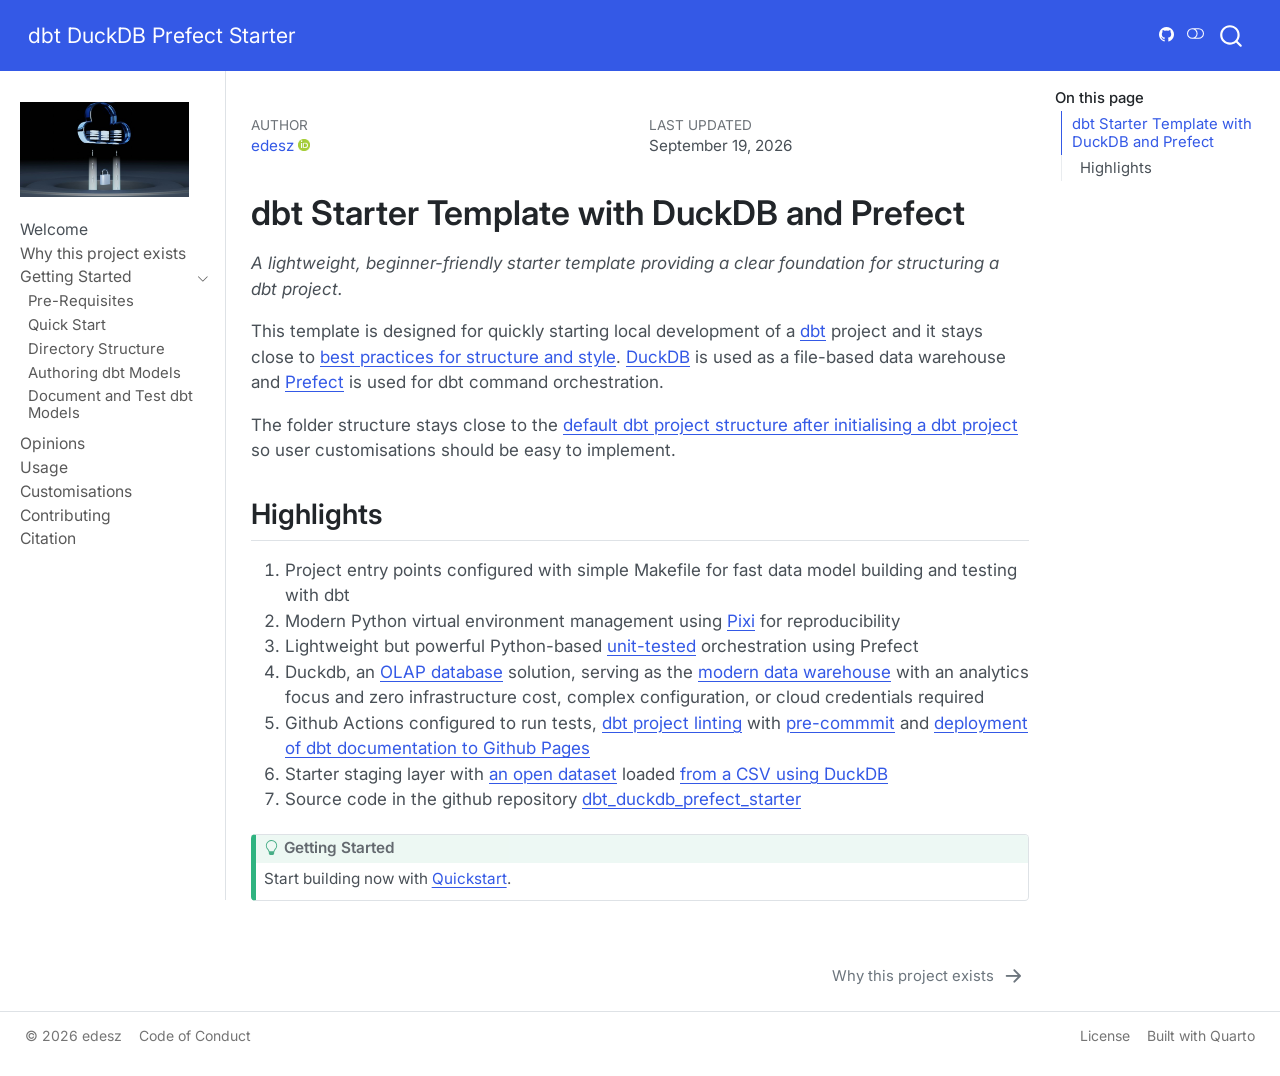
<file: index.html>
<!DOCTYPE html>
<html xmlns="http://www.w3.org/1999/xhtml" lang="en" xml:lang="en"><head>

<meta charset="utf-8">
<meta name="generator" content="quarto-1.10.18">

<meta name="viewport" content="width=device-width, initial-scale=1.0, user-scalable=yes">

<meta name="author" content="edesz">
<meta name="dcterms.date" content="2026-09-19">

<title>Home</title>
<style>
/* Default styles provided by pandoc.
** See https://pandoc.org/MANUAL.html#variables-for-html for config info.
*/
span.smallcaps{font-variant: small-caps;}
div.columns{display: flex; gap: 1.5em;}
div.column{flex: auto;}
@media screen {
div.columns{gap: min(4vw, 1.5em);}
div.column{overflow-x: auto;}
}
div.hanging-indent{margin-left: 1.5em; text-indent: -1.5em;}
ul.task-list{list-style: none;}
ul.task-list li input[type="checkbox"] {
  width: 0.8em;
  margin: 0 0.8em 0.2em -1em; /* quarto-specific, see https://github.com/quarto-dev/quarto-cli/issues/4556 */ 
  vertical-align: middle;
}
</style>


<script src="site_libs/quarto-nav/quarto-nav.js"></script>
<script src="site_libs/clipboard/clipboard.min.js"></script>
<script src="site_libs/quarto-search/autocomplete.umd.js"></script>
<script src="site_libs/quarto-search/fuse.min.js"></script>
<script src="site_libs/quarto-search/quarto-search.js"></script>
<meta name="quarto:offset" content="./">
<link href="./pages/06-motivation.html" rel="next">
<script src="site_libs/quarto-html/quarto.js" type="module"></script>
<script src="site_libs/quarto-html/tabsets/tabsets.js" type="module"></script>
<script src="site_libs/quarto-html/popper.min.js"></script>
<script src="site_libs/quarto-html/tippy.umd.min.js"></script>
<script src="site_libs/quarto-html/anchor.min.js"></script>
<link href="site_libs/quarto-html/tippy.css" rel="stylesheet">
<link href="site_libs/quarto-html/quarto-syntax-highlighting-64a204ab8560d761af7679ceaba22944.css" rel="stylesheet" class="quarto-color-scheme" id="quarto-text-highlighting-styles">
<link href="site_libs/quarto-html/quarto-syntax-highlighting-dark-b85bc7c33db8c58e0ec93c3465666fed.css" rel="stylesheet" class="quarto-color-scheme quarto-color-alternate" id="quarto-text-highlighting-styles">
<link href="site_libs/quarto-html/quarto-syntax-highlighting-64a204ab8560d761af7679ceaba22944.css" rel="stylesheet" class="quarto-color-scheme-extra" id="quarto-text-highlighting-styles">
<script src="site_libs/bootstrap/bootstrap.min.js"></script>
<link href="site_libs/bootstrap/bootstrap-icons.css" rel="stylesheet">
<link href="site_libs/bootstrap/bootstrap-22062396c02206f950f1688f176c8091.min.css" rel="stylesheet" append-hash="true" class="quarto-color-scheme" id="quarto-bootstrap" data-mode="light">
<link href="site_libs/bootstrap/bootstrap-dark-3c96a0003a5aa01396021df662c99690.min.css" rel="stylesheet" append-hash="true" class="quarto-color-scheme quarto-color-alternate" id="quarto-bootstrap" data-mode="dark">
<link href="site_libs/bootstrap/bootstrap-22062396c02206f950f1688f176c8091.min.css" rel="stylesheet" append-hash="true" class="quarto-color-scheme-extra" id="quarto-bootstrap" data-mode="light">
<script id="quarto-search-options" type="application/json">{
  "location": "navbar",
  "copy-button": false,
  "collapse-after": 3,
  "panel-placement": "end",
  "type": "overlay",
  "limit": 50,
  "keyboard-shortcut": [
    "f",
    "/",
    "s"
  ],
  "show-item-context": false,
  "language": {
    "search-no-results-text": "No results",
    "search-matching-documents-text": "matching documents",
    "search-copy-link-title": "Copy link to search",
    "search-hide-matches-text": "Hide additional matches",
    "search-more-match-text": "more match in this document",
    "search-more-matches-text": "more matches in this document",
    "search-clear-button-title": "Clear",
    "search-text-placeholder": "",
    "search-detached-cancel-button-title": "Cancel",
    "search-submit-button-title": "Submit",
    "search-label": "Search"
  }
}</script>
<style>html{ scroll-behavior: smooth; }</style>


<meta property="og:title" content="Home">
<meta property="og:description" content="">
<meta property="og:image" content="https://edesz.github.io/dbt-prefect-starter-docs/[data-uri]">
<meta property="og:site_name" content="Home">
<meta property="og:image:alt" content="">
</head>

<body class="nav-sidebar docked nav-fixed quarto-light"><script id="quarto-html-before-body" type="application/javascript">
    const toggleBodyColorMode = (bsSheetEl) => {
      const mode = bsSheetEl.getAttribute("data-mode");
      const bodyEl = window.document.querySelector("body");
      if (mode === "dark") {
        bodyEl.classList.add("quarto-dark");
        bodyEl.classList.remove("quarto-light");
      } else {
        bodyEl.classList.add("quarto-light");
        bodyEl.classList.remove("quarto-dark");
      }
    }
    const toggleBodyColorPrimary = () => {
      const bsSheetEl = window.document.querySelector("link#quarto-bootstrap:not([rel=disabled-stylesheet])");
      if (bsSheetEl) {
        toggleBodyColorMode(bsSheetEl);
      }
    }
    const setColorSchemeToggle = (alternate) => {
      const toggles = window.document.querySelectorAll('.quarto-color-scheme-toggle');
      for (let i=0; i < toggles.length; i++) {
        const toggle = toggles[i];
        if (toggle) {
          if (alternate) {
            toggle.classList.add("alternate");
          } else {
            toggle.classList.remove("alternate");
          }
        }
      }
    };
    const toggleColorMode = (alternate) => {
      // Switch the stylesheets
      const primaryStylesheets = window.document.querySelectorAll('link.quarto-color-scheme:not(.quarto-color-alternate)');
      const alternateStylesheets = window.document.querySelectorAll('link.quarto-color-scheme.quarto-color-alternate');
      manageTransitions('#quarto-margin-sidebar .nav-link', false);
      if (alternate) {
        // note: dark is layered on light, we don't disable primary!
        enableStylesheet(alternateStylesheets);
        for (const sheetNode of alternateStylesheets) {
          if (sheetNode.id === "quarto-bootstrap") {
            toggleBodyColorMode(sheetNode);
          }
        }
      } else {
        disableStylesheet(alternateStylesheets);
        enableStylesheet(primaryStylesheets)
        toggleBodyColorPrimary();
      }
      manageTransitions('#quarto-margin-sidebar .nav-link', true);
      // Switch the toggles
      setColorSchemeToggle(alternate)
      // Hack to workaround the fact that safari doesn't
      // properly recolor the scrollbar when toggling (#1455)
      if (navigator.userAgent.indexOf('Safari') > 0 && navigator.userAgent.indexOf('Chrome') == -1) {
        manageTransitions("body", false);
        window.scrollTo(0, 1);
        setTimeout(() => {
          window.scrollTo(0, 0);
          manageTransitions("body", true);
        }, 40);
      }
    }
    const disableStylesheet = (stylesheets) => {
      for (let i=0; i < stylesheets.length; i++) {
        const stylesheet = stylesheets[i];
        stylesheet.rel = 'disabled-stylesheet';
      }
    }
    const enableStylesheet = (stylesheets) => {
      for (let i=0; i < stylesheets.length; i++) {
        const stylesheet = stylesheets[i];
        if(stylesheet.rel !== 'stylesheet') { // for Chrome, which will still FOUC without this check
          stylesheet.rel = 'stylesheet';
        }
      }
    }
    const manageTransitions = (selector, allowTransitions) => {
      const els = window.document.querySelectorAll(selector);
      for (let i=0; i < els.length; i++) {
        const el = els[i];
        if (allowTransitions) {
          el.classList.remove('notransition');
        } else {
          el.classList.add('notransition');
        }
      }
    }
    const isFileUrl = () => {
      return window.location.protocol === 'file:';
    }
    const hasAlternateSentinel = () => {
      let styleSentinel = getColorSchemeSentinel();
      if (styleSentinel !== null) {
        return styleSentinel === "alternate";
      } else {
        return false;
      }
    }
    const setStyleSentinel = (alternate) => {
      const value = alternate ? "alternate" : "default";
      if (!isFileUrl()) {
        window.localStorage.setItem("quarto-color-scheme", value);
      } else {
        localAlternateSentinel = value;
      }
    }
    const getColorSchemeSentinel = () => {
      if (!isFileUrl()) {
        const storageValue = window.localStorage.getItem("quarto-color-scheme");
        return storageValue != null ? storageValue : localAlternateSentinel;
      } else {
        return localAlternateSentinel;
      }
    }
    const toggleGiscusIfUsed = (isAlternate, darkModeDefault) => {
      const baseTheme = document.querySelector('#giscus-base-theme')?.value ?? 'light';
      const alternateTheme = document.querySelector('#giscus-alt-theme')?.value ?? 'dark';
      let newTheme = '';
      if(authorPrefersDark) {
        newTheme = isAlternate ? baseTheme : alternateTheme;
      } else {
        newTheme = isAlternate ? alternateTheme : baseTheme;
      }
      const changeGiscusTheme = () => {
        // From: https://github.com/giscus/giscus/issues/336
        const sendMessage = (message) => {
          const iframe = document.querySelector('iframe.giscus-frame');
          if (!iframe) return;
          iframe.contentWindow.postMessage({ giscus: message }, 'https://giscus.app');
        }
        sendMessage({
          setConfig: {
            theme: newTheme
          }
        });
      }
      const isGiscussLoaded = window.document.querySelector('iframe.giscus-frame') !== null;
      if (isGiscussLoaded) {
        changeGiscusTheme();
      }
    };
    const authorPrefersDark = false;
    const darkModeDefault = authorPrefersDark;
      document.querySelector('link#quarto-text-highlighting-styles.quarto-color-scheme-extra').rel = 'disabled-stylesheet';
      document.querySelector('link#quarto-bootstrap.quarto-color-scheme-extra').rel = 'disabled-stylesheet';
    let localAlternateSentinel = darkModeDefault ? 'alternate' : 'default';
    // Dark / light mode switch
    window.quartoToggleColorScheme = () => {
      // Read the current dark / light value
      let toAlternate = !hasAlternateSentinel();
      toggleColorMode(toAlternate);
      setStyleSentinel(toAlternate);
      toggleGiscusIfUsed(toAlternate, darkModeDefault);
      window.dispatchEvent(new Event('resize'));
    };
    // Switch to dark mode if need be
    if (hasAlternateSentinel()) {
      toggleColorMode(true);
    } else {
      toggleColorMode(false);
    }
  </script>

<div id="quarto-search-results"></div>
  <header id="quarto-header" class="headroom fixed-top">
    <nav class="navbar navbar-expand-lg " data-bs-theme="dark">
      <div class="navbar-container container-fluid">
      <div class="navbar-brand-container mx-auto">
    <a class="navbar-brand" href="./index.html">
    <span class="navbar-title">dbt DuckDB Prefect Starter</span>
    </a>
  </div>
        <div class="quarto-navbar-tools tools-end">
    <a href="https://github.com/edesz/dbt_prefect_duckdb_starter" title="" class="quarto-navigation-tool px-1" aria-label="" target="_blank"><i class="bi bi-github"></i></a>
  <a href="" class="quarto-color-scheme-toggle quarto-navigation-tool  px-1" onclick="window.quartoToggleColorScheme(); return false;" title="Toggle dark mode"><i class="bi"></i></a>
</div>
          <div id="quarto-search" class="" title="Search"></div>
      </div> <!-- /container-fluid -->
    </nav>
  <nav class="quarto-secondary-nav">
    <div class="container-fluid d-flex">
      <button type="button" class="quarto-btn-toggle btn" data-bs-toggle="collapse" role="button" data-bs-target=".quarto-sidebar-collapse-item" aria-controls="quarto-sidebar" aria-expanded="false" aria-label="Toggle sidebar navigation" onclick="if (window.quartoToggleHeadroom) { window.quartoToggleHeadroom(); }">
        <i class="bi bi-layout-text-sidebar-reverse"></i>
      </button>
        <nav class="quarto-page-breadcrumbs" aria-label="breadcrumb"><ol class="breadcrumb"><li class="breadcrumb-item"><a href="./index.html">Welcome</a></li></ol></nav>
        <a class="flex-grow-1" role="navigation" data-bs-toggle="collapse" data-bs-target=".quarto-sidebar-collapse-item" aria-controls="quarto-sidebar" aria-expanded="false" aria-label="Toggle sidebar navigation" onclick="if (window.quartoToggleHeadroom) { window.quartoToggleHeadroom(); }">      
        </a>
    </div>
  </nav>
</header>
<!-- content -->
<div id="quarto-content" class="quarto-container page-columns page-rows-contents page-layout-article page-navbar">
<!-- sidebar -->
  <nav id="quarto-sidebar" class="sidebar collapse collapse-horizontal quarto-sidebar-collapse-item sidebar-navigation docked overflow-auto">
    <div class="pt-lg-2 mt-2 text-left sidebar-header sidebar-header-stacked">
      <a href="./index.html" class="sidebar-logo-link">
      <img src="./pages/images/growtika-8zB4P0eafrs-unsplash.jpg" alt="dbt Starter Image" class="sidebar-logo light-content py-0 d-lg-inline d-none">
      <img src="./pages/images/growtika-8zB4P0eafrs-unsplash.jpg" alt="dbt Starter Image" class="sidebar-logo dark-content py-0 d-lg-inline d-none">
      </a>
      </div>
    <div class="sidebar-menu-container"> 
    <ul class="list-unstyled mt-1">
        <li class="sidebar-item">
  <div class="sidebar-item-container"> 
  <a href="./index.html" class="sidebar-item-text sidebar-link active">
 <span class="menu-text">Welcome</span></a>
  </div>
</li>
        <li class="sidebar-item">
  <div class="sidebar-item-container"> 
  <a href="./pages/06-motivation.html" class="sidebar-item-text sidebar-link">
 <span class="menu-text">Why this project exists</span></a>
  </div>
</li>
        <li class="sidebar-item sidebar-item-section">
      <div class="sidebar-item-container"> 
            <a class="sidebar-item-text sidebar-link text-start" data-bs-toggle="collapse" data-bs-target="#quarto-sidebar-section-1" role="navigation" aria-expanded="true">
 <span class="menu-text">Getting Started</span></a>
          <a class="sidebar-item-toggle text-start" data-bs-toggle="collapse" data-bs-target="#quarto-sidebar-section-1" role="navigation" aria-expanded="true" aria-label="Toggle section">
            <i class="bi bi-chevron-right ms-2"></i>
          </a> 
      </div>
      <ul id="quarto-sidebar-section-1" class="collapse list-unstyled sidebar-section depth1 show">  
          <li class="sidebar-item">
  <div class="sidebar-item-container"> 
  <a href="./pages/01-pre-requisites.html" class="sidebar-item-text sidebar-link">
 <span class="menu-text">Pre-Requisites</span></a>
  </div>
</li>
          <li class="sidebar-item">
  <div class="sidebar-item-container"> 
  <a href="./pages/02-quickstart.html" class="sidebar-item-text sidebar-link">
 <span class="menu-text">Quick Start</span></a>
  </div>
</li>
          <li class="sidebar-item">
  <div class="sidebar-item-container"> 
  <a href="./pages/03-directory-structure.html" class="sidebar-item-text sidebar-link">
 <span class="menu-text">Directory Structure</span></a>
  </div>
</li>
          <li class="sidebar-item">
  <div class="sidebar-item-container"> 
  <a href="./pages/04-authoring-dbt-models.html" class="sidebar-item-text sidebar-link">
 <span class="menu-text">Authoring dbt Models</span></a>
  </div>
</li>
          <li class="sidebar-item">
  <div class="sidebar-item-container"> 
  <a href="./pages/05-document-and-test-models.html" class="sidebar-item-text sidebar-link">
 <span class="menu-text">Document and Test dbt Models</span></a>
  </div>
</li>
      </ul>
  </li>
        <li class="sidebar-item">
  <div class="sidebar-item-container"> 
  <a href="./pages/07-opinions.html" class="sidebar-item-text sidebar-link">
 <span class="menu-text">Opinions</span></a>
  </div>
</li>
        <li class="sidebar-item">
  <div class="sidebar-item-container"> 
  <a href="./pages/08-usage.html" class="sidebar-item-text sidebar-link">
 <span class="menu-text">Usage</span></a>
  </div>
</li>
        <li class="sidebar-item">
  <div class="sidebar-item-container"> 
  <a href="./pages/09-customisations.html" class="sidebar-item-text sidebar-link">
 <span class="menu-text">Customisations</span></a>
  </div>
</li>
        <li class="sidebar-item">
  <div class="sidebar-item-container"> 
  <a href="./pages/10-contributing.html" class="sidebar-item-text sidebar-link">
 <span class="menu-text">Contributing</span></a>
  </div>
</li>
        <li class="sidebar-item">
  <div class="sidebar-item-container"> 
  <a href="./pages/11-citation.html" class="sidebar-item-text sidebar-link">
 <span class="menu-text">Citation</span></a>
  </div>
</li>
    </ul>
    </div>
</nav>
<div id="quarto-sidebar-glass" class="quarto-sidebar-collapse-item" data-bs-toggle="collapse" data-bs-target=".quarto-sidebar-collapse-item"></div>
<!-- margin-sidebar -->
    <div id="quarto-margin-sidebar" class="sidebar margin-sidebar">
        <nav id="TOC" role="doc-toc" class="toc-active" data-toc-expanded="99">
    <h2 id="toc-title">On this page</h2>
   
  <ul>
  <li><a href="#dbt-starter-template-with-duckdb-and-prefect" id="toc-dbt-starter-template-with-duckdb-and-prefect" class="nav-link active" data-scroll-target="#dbt-starter-template-with-duckdb-and-prefect">dbt Starter Template with DuckDB and Prefect</a>
  <ul>
  <li><a href="#highlights" id="toc-highlights" class="nav-link" data-scroll-target="#highlights">Highlights</a></li>
  </ul></li>
  </ul>
</nav>
    </div>
<!-- main -->
<main class="content" id="quarto-document-content">


<header id="title-block-header" class="quarto-title-block default">
<div class="quarto-title">
</div>



<div class="quarto-title-meta">

    <div>
    <div class="quarto-title-meta-heading">Author</div>
    <div class="quarto-title-meta-contents">
             <p><a href="https://github.com/edesz">edesz</a> <a href="https://orcid.org/0000-0001-9039-5496" class="quarto-title-author-orcid" aria-label="ORCID profile for edesz"> <img alt="" src="[data-uri]"></a></p>
          </div>
  </div>
    
    <div>
    <div class="quarto-title-meta-heading">Last Updated</div>
    <div class="quarto-title-meta-contents">
      <p class="date">September 19, 2026</p>
    </div>
  </div>
  
    
  </div>
  


</header>


<h1 id="dbt-starter-template-with-duckdb-and-prefect">dbt Starter Template with DuckDB and Prefect</h1>
<p><em>A lightweight, beginner-friendly starter template providing a clear foundation for structuring a dbt project.</em></p>
<p>This template is designed for quickly starting local development of a <a href="https://www.getdbt.com/">dbt</a> project and it stays close to <a href="https://docs.getdbt.com/best-practices?version=2">best practices for structure and style</a>. <a href="https://duckdb.org/">DuckDB</a> is used as a file-based data warehouse and <a href="https://www.prefect.io/">Prefect</a> is used for dbt command orchestration.</p>
<p>The folder structure stays close to the <a href="https://docs.getdbt.com/best-practices/how-we-structure/1-guide-overview?version=2#guide-structure-overview">default dbt project structure after initialising a dbt project</a> so user customisations should be easy to implement.</p>
<h2 id="highlights" class="anchored">Highlights</h2>
<ol type="1">
<li>Project entry points configured with simple Makefile for fast data model building and testing with dbt</li>
<li>Modern Python virtual environment management using <a href="https://pixi.prefix.dev/latest/">Pixi</a> for reproducibility</li>
<li>Lightweight but powerful Python-based <a href="https://docs.prefect.io/v3/how-to-guides/workflows/test-workflows">unit-tested</a> orchestration using Prefect</li>
<li>Duckdb, an <a href="https://en.wikipedia.org/wiki/Online_analytical_processing">OLAP database</a> solution, serving as the <a href="https://www.getdbt.com/discover/understanding-data-warehouses">modern data warehouse</a> with an analytics focus and zero infrastructure cost, complex configuration, or cloud credentials required</li>
<li>Github Actions configured to run tests, <a href="https://github.com/dbt-checkpoint/dbt-checkpoint">dbt project linting</a> with <a href="https://pre-commit.com/">pre-commmit</a> and <a href="https://stellans.io/automate-dbt-docs-to-github-pages-in-15-minutes/">deployment of dbt documentation to Github Pages</a></li>
<li>Starter staging layer with <a href="https://open.toronto.ca/dataset/parking-occupancy/">an open dataset</a> loaded <a href="https://duckdb.org/docs/lts/data/csv/overview">from a CSV using DuckDB</a></li>
<li>Source code in the github repository <a href="https://github.com/edesz/dbt_prefect_duckdb_starter">dbt_duckdb_prefect_starter</a></li>
</ol>
<div class="callout callout-style-default callout-tip callout-titled">
<div class="callout-header d-flex align-content-center">
<div class="callout-icon-container">
<i class="callout-icon"></i>
</div>
<div class="callout-title-container flex-fill">
<span class="screen-reader-only">Tip</span>Getting Started
</div>
</div>
<div class="callout-body-container callout-body">
<p>Start building now with <a href="./pages/02-quickstart.html">Quickstart</a>.</p>
</div>
</div>



<a onclick="window.scrollTo(0, 0); return false;" role="button" id="quarto-back-to-top"><i class="bi bi-arrow-up"></i> Back to top</a></main> <!-- /main -->
<script id="quarto-html-after-body" type="application/javascript">
  window.document.addEventListener("DOMContentLoaded", function (event) {
    // Ensure there is a toggle, if there isn't float one in the top right
    if (window.document.querySelector('.quarto-color-scheme-toggle') === null) {
      const a = window.document.createElement('a');
      a.classList.add('top-right');
      a.classList.add('quarto-color-scheme-toggle');
      a.href = "";
      a.onclick = function() { try { window.quartoToggleColorScheme(); } catch {} return false; };
      const i = window.document.createElement("i");
      i.classList.add('bi');
      a.appendChild(i);
      window.document.body.appendChild(a);
    }
    setColorSchemeToggle(hasAlternateSentinel())
    const icon = "";
    const anchorJS = new window.AnchorJS();
    anchorJS.options = {
      placement: 'right',
      icon: icon
    };
    anchorJS.add('.anchored');
    const isCodeAnnotation = (el) => {
      for (const clz of el.classList) {
        if (clz.startsWith('code-annotation-')) {                     
          return true;
        }
      }
      return false;
    }
    const onCopySuccess = function(e) {
      // button target
      const button = e.trigger;
      // don't keep focus
      button.blur();
      // flash "checked"
      button.classList.add('code-copy-button-checked');
      var currentTitle = button.getAttribute("title");
      button.setAttribute("title", "Copied!");
      let tooltip;
      if (window.bootstrap) {
        button.setAttribute("data-bs-toggle", "tooltip");
        button.setAttribute("data-bs-placement", "left");
        button.setAttribute("data-bs-title", "Copied!");
        tooltip = new bootstrap.Tooltip(button, 
          { trigger: "manual", 
            customClass: "code-copy-button-tooltip",
            offset: [0, -8]});
        tooltip.show();    
      }
      setTimeout(function() {
        if (tooltip) {
          tooltip.hide();
          button.removeAttribute("data-bs-title");
          button.removeAttribute("data-bs-toggle");
          button.removeAttribute("data-bs-placement");
        }
        button.setAttribute("title", currentTitle);
        button.classList.remove('code-copy-button-checked');
      }, 1000);
      // clear code selection
      e.clearSelection();
    }
    const getTextToCopy = function(trigger) {
      const outerScaffold = trigger.parentElement.cloneNode(true);
      const codeEl = outerScaffold.querySelector('code');
      for (const childEl of codeEl.children) {
        if (isCodeAnnotation(childEl)) {
          childEl.remove();
        }
      }
      return codeEl.innerText;
    }
    const clipboard = new window.ClipboardJS('.code-copy-button:not([data-in-quarto-modal])', {
      text: getTextToCopy
    });
    clipboard.on('success', onCopySuccess);
    if (window.document.getElementById('quarto-embedded-source-code-modal')) {
      const clipboardModal = new window.ClipboardJS('.code-copy-button[data-in-quarto-modal]', {
        text: getTextToCopy,
        container: window.document.getElementById('quarto-embedded-source-code-modal')
      });
      clipboardModal.on('success', onCopySuccess);
    }
      var localhostRegex = new RegExp(/^(?:http|https):\/\/localhost\:?[0-9]*\//);
      var mailtoRegex = new RegExp(/^mailto:/);
        var filterRegex = new RegExp("https:\/\/edesz\.github\.io\/dbt-prefect-starter-docs\/");
      var isInternal = (href) => {
          return filterRegex.test(href) || localhostRegex.test(href) || mailtoRegex.test(href);
      }
      // Inspect non-navigation links and adorn them if external
     var links = window.document.querySelectorAll('a[href]:not(.nav-link):not(.navbar-brand):not(.toc-action):not(.sidebar-link):not(.sidebar-item-toggle):not(.pagination-link):not(.no-external):not([aria-hidden]):not(.dropdown-item):not(.quarto-navigation-tool):not(.about-link)');
      for (var i=0; i<links.length; i++) {
        const link = links[i];
        if (!isInternal(link.href)) {
          // undo the damage that might have been done by quarto-nav.js in the case of
          // links that we want to consider external
          if (link.dataset.originalHref !== undefined) {
            link.href = link.dataset.originalHref;
          }
            // target, if specified
            link.setAttribute("target", "_blank");
            if (link.getAttribute("rel") === null) {
              link.setAttribute("rel", "noopener");
            }
        }
      }
    function tippyHover(el, contentFn, onTriggerFn, onUntriggerFn) {
      const config = {
        allowHTML: true,
        maxWidth: 500,
        delay: 100,
        arrow: false,
        appendTo: function(el) {
            return el.parentElement;
        },
        interactive: true,
        interactiveBorder: 10,
        theme: 'quarto',
        placement: 'bottom-start',
      };
      if (contentFn) {
        config.content = contentFn;
      }
      if (onTriggerFn) {
        config.onTrigger = onTriggerFn;
      }
      if (onUntriggerFn) {
        config.onUntrigger = onUntriggerFn;
      }
      window.tippy(el, config); 
    }
    const noterefs = window.document.querySelectorAll('a[role="doc-noteref"]');
    for (var i=0; i<noterefs.length; i++) {
      const ref = noterefs[i];
      tippyHover(ref, function() {
        // use id or data attribute instead here
        let href = ref.getAttribute('data-footnote-href') || ref.getAttribute('href');
        try { href = new URL(href).hash; } catch {}
        const id = href.replace(/^#\/?/, "");
        const note = window.document.getElementById(id);
        if (note) {
          return note.innerHTML;
        } else {
          return "";
        }
      });
    }
    const xrefs = window.document.querySelectorAll('a.quarto-xref');
    const processXRef = (id, note) => {
      // Strip column container classes
      const stripColumnClz = (el) => {
        el.classList.remove("page-full", "page-columns");
        if (el.children) {
          for (const child of el.children) {
            stripColumnClz(child);
          }
        }
      }
      stripColumnClz(note)
      if (id === null || id.startsWith('sec-')) {
        // Special case sections, only their first couple elements
        const container = document.createElement("div");
        if (note.children && note.children.length > 2) {
          container.appendChild(note.children[0].cloneNode(true));
          for (let i = 1; i < note.children.length; i++) {
            const child = note.children[i];
            if (child.tagName === "P" && child.innerText === "") {
              continue;
            } else {
              container.appendChild(child.cloneNode(true));
              break;
            }
          }
          if (window.Quarto?.typesetMath) {
            window.Quarto.typesetMath(container);
          }
          return container.innerHTML
        } else {
          if (window.Quarto?.typesetMath) {
            window.Quarto.typesetMath(note);
          }
          return note.innerHTML;
        }
      } else {
        // Remove any anchor links if they are present
        const anchorLink = note.querySelector('a.anchorjs-link');
        if (anchorLink) {
          anchorLink.remove();
        }
        if (window.Quarto?.typesetMath) {
          window.Quarto.typesetMath(note);
        }
        if (note.classList.contains("callout")) {
          return note.outerHTML;
        } else {
          return note.innerHTML;
        }
      }
    }
    for (var i=0; i<xrefs.length; i++) {
      const xref = xrefs[i];
      tippyHover(xref, undefined, function(instance) {
        instance.disable();
        let url = xref.getAttribute('href');
        let hash = undefined; 
        if (url.startsWith('#')) {
          hash = url;
        } else {
          try { hash = new URL(url).hash; } catch {}
        }
        if (hash) {
          const id = hash.replace(/^#\/?/, "");
          const note = window.document.getElementById(id);
          if (note !== null) {
            try {
              const html = processXRef(id, note.cloneNode(true));
              instance.setContent(html);
            } finally {
              instance.enable();
              instance.show();
            }
          } else {
            // See if we can fetch this
            fetch(url.split('#')[0])
            .then(res => res.text())
            .then(html => {
              const parser = new DOMParser();
              const htmlDoc = parser.parseFromString(html, "text/html");
              const note = htmlDoc.getElementById(id);
              if (note !== null) {
                const html = processXRef(id, note);
                instance.setContent(html);
              } 
            }).finally(() => {
              instance.enable();
              instance.show();
            });
          }
        } else {
          // See if we can fetch a full url (with no hash to target)
          // This is a special case and we should probably do some content thinning / targeting
          fetch(url)
          .then(res => res.text())
          .then(html => {
            const parser = new DOMParser();
            const htmlDoc = parser.parseFromString(html, "text/html");
            const note = htmlDoc.querySelector('main.content');
            if (note !== null) {
              // This should only happen for chapter cross references
              // (since there is no id in the URL)
              // remove the first header
              if (note.children.length > 0 && note.children[0].tagName === "HEADER") {
                note.children[0].remove();
              }
              const html = processXRef(null, note);
              instance.setContent(html);
            } 
          }).finally(() => {
            instance.enable();
            instance.show();
          });
        }
      }, function(instance) {
      });
    }
        let selectedAnnoteEl;
        const selectorForAnnotation = ( cell, annotation) => {
          let cellAttr = 'data-code-cell="' + cell + '"';
          let lineAttr = 'data-code-annotation="' +  annotation + '"';
          const selector = 'span[' + cellAttr + '][' + lineAttr + ']';
          return selector;
        }
        const selectCodeLines = (annoteEl) => {
          const doc = window.document;
          const targetCell = annoteEl.getAttribute("data-target-cell");
          const targetAnnotation = annoteEl.getAttribute("data-target-annotation");
          const annoteSpan = window.document.querySelector(selectorForAnnotation(targetCell, targetAnnotation));
          const lines = annoteSpan.getAttribute("data-code-lines").split(",");
          const lineIds = lines.map((line) => {
            return targetCell + "-" + line;
          })
          let top = null;
          let height = null;
          let parent = null;
          if (lineIds.length > 0) {
              //compute the position of the single el (top and bottom and make a div)
              const el = window.document.getElementById(lineIds[0]);
              top = el.offsetTop;
              height = el.offsetHeight;
              parent = el.parentElement.parentElement;
            if (lineIds.length > 1) {
              const lastEl = window.document.getElementById(lineIds[lineIds.length - 1]);
              const bottom = lastEl.offsetTop + lastEl.offsetHeight;
              height = bottom - top;
            }
            if (top !== null && height !== null && parent !== null) {
              // cook up a div (if necessary) and position it 
              let div = window.document.getElementById("code-annotation-line-highlight");
              if (div === null) {
                div = window.document.createElement("div");
                div.setAttribute("id", "code-annotation-line-highlight");
                div.style.position = 'absolute';
                parent.appendChild(div);
              }
              div.style.top = top - 2 + "px";
              div.style.height = height + 4 + "px";
              div.style.left = 0;
              let gutterDiv = window.document.getElementById("code-annotation-line-highlight-gutter");
              if (gutterDiv === null) {
                gutterDiv = window.document.createElement("div");
                gutterDiv.setAttribute("id", "code-annotation-line-highlight-gutter");
                gutterDiv.style.position = 'absolute';
                const codeCell = window.document.getElementById(targetCell);
                const gutter = codeCell.querySelector('.code-annotation-gutter');
                gutter.appendChild(gutterDiv);
              }
              gutterDiv.style.top = top - 2 + "px";
              gutterDiv.style.height = height + 4 + "px";
            }
            selectedAnnoteEl = annoteEl;
          }
        };
        const unselectCodeLines = () => {
          const elementsIds = ["code-annotation-line-highlight", "code-annotation-line-highlight-gutter"];
          elementsIds.forEach((elId) => {
            const div = window.document.getElementById(elId);
            if (div) {
              div.remove();
            }
          });
          selectedAnnoteEl = undefined;
        };
          // Handle positioning of the toggle
      window.addEventListener(
        "resize",
        throttle(() => {
          elRect = undefined;
          if (selectedAnnoteEl) {
            selectCodeLines(selectedAnnoteEl);
          }
        }, 10)
      );
      function throttle(fn, ms) {
      let throttle = false;
      let timer;
        return (...args) => {
          if(!throttle) { // first call gets through
              fn.apply(this, args);
              throttle = true;
          } else { // all the others get throttled
              if(timer) clearTimeout(timer); // cancel #2
              timer = setTimeout(() => {
                fn.apply(this, args);
                timer = throttle = false;
              }, ms);
          }
        };
      }
        // Attach click handler to the DT
        const annoteDls = window.document.querySelectorAll('dt[data-target-cell]');
        for (const annoteDlNode of annoteDls) {
          annoteDlNode.addEventListener('click', (event) => {
            const clickedEl = event.target;
            if (clickedEl !== selectedAnnoteEl) {
              unselectCodeLines();
              const activeEl = window.document.querySelector('dt[data-target-cell].code-annotation-active');
              if (activeEl) {
                activeEl.classList.remove('code-annotation-active');
              }
              selectCodeLines(clickedEl);
              clickedEl.classList.add('code-annotation-active');
            } else {
              // Unselect the line
              unselectCodeLines();
              clickedEl.classList.remove('code-annotation-active');
            }
          });
        }
    const findCites = (el) => {
      const parentEl = el.parentElement;
      if (parentEl) {
        const cites = parentEl.dataset.cites;
        if (cites) {
          return {
            el,
            cites: cites.split(' ')
          };
        } else {
          return findCites(el.parentElement)
        }
      } else {
        return undefined;
      }
    };
    var bibliorefs = window.document.querySelectorAll('a[role="doc-biblioref"]');
    for (var i=0; i<bibliorefs.length; i++) {
      const ref = bibliorefs[i];
      const citeInfo = findCites(ref);
      if (citeInfo) {
        tippyHover(citeInfo.el, function() {
          var popup = window.document.createElement('div');
          citeInfo.cites.forEach(function(cite) {
            var citeDiv = window.document.createElement('div');
            citeDiv.classList.add('hanging-indent');
            citeDiv.classList.add('csl-entry');
            var biblioDiv = window.document.getElementById('ref-' + cite);
            if (biblioDiv) {
              citeDiv.innerHTML = biblioDiv.innerHTML;
            }
            popup.appendChild(citeDiv);
          });
          return popup.innerHTML;
        });
      }
    }
  });
  </script>
<nav class="page-navigation">
  <div class="nav-page nav-page-previous">
  </div>
  <div class="nav-page nav-page-next">
      <a href="./pages/06-motivation.html" class="pagination-link" aria-label="Why this project exists">
        <span class="nav-page-text">Why this project exists</span> <i class="bi bi-arrow-right-short"></i>
      </a>
  </div>
</nav>
</div> <!-- /content -->
<footer class="footer">
  <div class="nav-footer">
    <div class="nav-footer-left">
      <ul class="footer-items list-unstyled">
    <li class="nav-item">
    <a class="nav-link" href="https://github.com/edesz" target="_blank">
<p>© 2026 edesz</p>
</a>
  </li>  
    <li class="nav-item">
    <a class="nav-link" href="./community/CODE_OF_CONDUCT.html">
<p>Code of Conduct</p>
</a>
  </li>  
</ul>
    </div>   
    <div class="nav-footer-center">
      &nbsp;
    </div>
    <div class="nav-footer-right">
      <ul class="footer-items list-unstyled">
    <li class="nav-item">
    <a class="nav-link" href="./LICENSE.html">
<p>License</p>
</a>
  </li>  
    <li class="nav-item">
    <a class="nav-link" href="https://quarto.org/">
<p>Built with Quarto</p>
</a>
  </li>  
</ul>
    </div>
  </div>
</footer>




<script src="site_libs/quarto-html/zenscroll-min.js"></script>
</body></html>
</file>
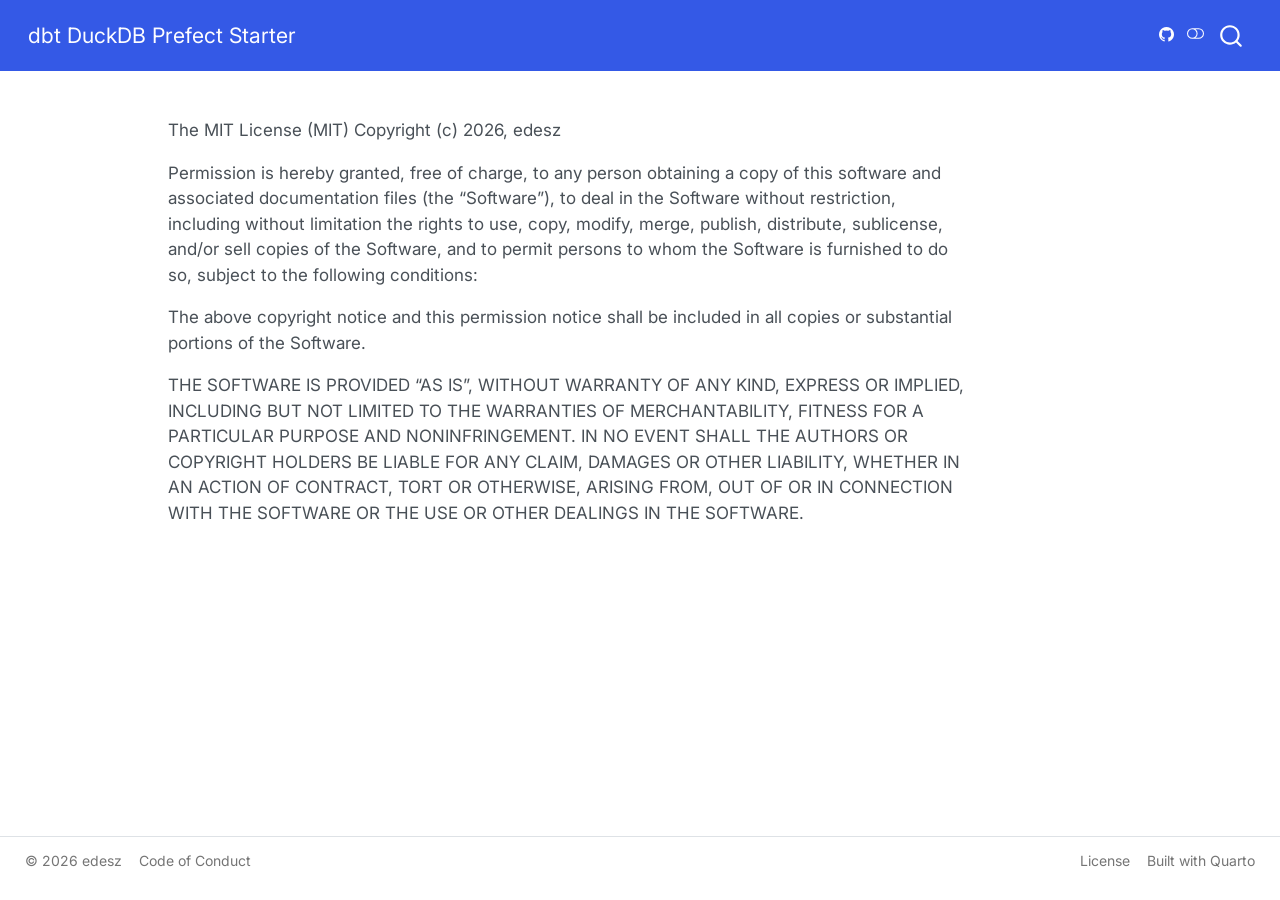
<file: LICENSE.html>
<!DOCTYPE html>
<html xmlns="http://www.w3.org/1999/xhtml" lang="en" xml:lang="en"><head>

<meta charset="utf-8">
<meta name="generator" content="quarto-1.10.18">

<meta name="viewport" content="width=device-width, initial-scale=1.0, user-scalable=yes">


<title>license – Home</title>
<style>
/* Default styles provided by pandoc.
** See https://pandoc.org/MANUAL.html#variables-for-html for config info.
*/
span.smallcaps{font-variant: small-caps;}
div.columns{display: flex; gap: 1.5em;}
div.column{flex: auto;}
@media screen {
div.columns{gap: min(4vw, 1.5em);}
div.column{overflow-x: auto;}
}
div.hanging-indent{margin-left: 1.5em; text-indent: -1.5em;}
ul.task-list{list-style: none;}
ul.task-list li input[type="checkbox"] {
  width: 0.8em;
  margin: 0 0.8em 0.2em -1em; /* quarto-specific, see https://github.com/quarto-dev/quarto-cli/issues/4556 */ 
  vertical-align: middle;
}
</style>


<script src="site_libs/quarto-nav/quarto-nav.js"></script>
<script src="site_libs/clipboard/clipboard.min.js"></script>
<script src="site_libs/quarto-search/autocomplete.umd.js"></script>
<script src="site_libs/quarto-search/fuse.min.js"></script>
<script src="site_libs/quarto-search/quarto-search.js"></script>
<meta name="quarto:offset" content="./">
<script src="site_libs/quarto-html/quarto.js" type="module"></script>
<script src="site_libs/quarto-html/tabsets/tabsets.js" type="module"></script>
<script src="site_libs/quarto-html/popper.min.js"></script>
<script src="site_libs/quarto-html/tippy.umd.min.js"></script>
<script src="site_libs/quarto-html/anchor.min.js"></script>
<link href="site_libs/quarto-html/tippy.css" rel="stylesheet">
<link href="site_libs/quarto-html/quarto-syntax-highlighting-64a204ab8560d761af7679ceaba22944.css" rel="stylesheet" class="quarto-color-scheme" id="quarto-text-highlighting-styles">
<link href="site_libs/quarto-html/quarto-syntax-highlighting-dark-b85bc7c33db8c58e0ec93c3465666fed.css" rel="stylesheet" class="quarto-color-scheme quarto-color-alternate" id="quarto-text-highlighting-styles">
<link href="site_libs/quarto-html/quarto-syntax-highlighting-64a204ab8560d761af7679ceaba22944.css" rel="stylesheet" class="quarto-color-scheme-extra" id="quarto-text-highlighting-styles">
<script src="site_libs/bootstrap/bootstrap.min.js"></script>
<link href="site_libs/bootstrap/bootstrap-icons.css" rel="stylesheet">
<link href="site_libs/bootstrap/bootstrap-22062396c02206f950f1688f176c8091.min.css" rel="stylesheet" append-hash="true" class="quarto-color-scheme" id="quarto-bootstrap" data-mode="light">
<link href="site_libs/bootstrap/bootstrap-dark-3c96a0003a5aa01396021df662c99690.min.css" rel="stylesheet" append-hash="true" class="quarto-color-scheme quarto-color-alternate" id="quarto-bootstrap" data-mode="dark">
<link href="site_libs/bootstrap/bootstrap-22062396c02206f950f1688f176c8091.min.css" rel="stylesheet" append-hash="true" class="quarto-color-scheme-extra" id="quarto-bootstrap" data-mode="light">
<script id="quarto-search-options" type="application/json">{
  "location": "navbar",
  "copy-button": false,
  "collapse-after": 3,
  "panel-placement": "end",
  "type": "overlay",
  "limit": 50,
  "keyboard-shortcut": [
    "f",
    "/",
    "s"
  ],
  "show-item-context": false,
  "language": {
    "search-no-results-text": "No results",
    "search-matching-documents-text": "matching documents",
    "search-copy-link-title": "Copy link to search",
    "search-hide-matches-text": "Hide additional matches",
    "search-more-match-text": "more match in this document",
    "search-more-matches-text": "more matches in this document",
    "search-clear-button-title": "Clear",
    "search-text-placeholder": "",
    "search-detached-cancel-button-title": "Cancel",
    "search-submit-button-title": "Submit",
    "search-label": "Search"
  }
}</script>
<style>html{ scroll-behavior: smooth; }</style>


<meta property="og:title" content="Home">
<meta property="og:description" content="">
<meta property="og:site_name" content="Home">
</head>

<body class="nav-fixed quarto-light"><script id="quarto-html-before-body" type="application/javascript">
    const toggleBodyColorMode = (bsSheetEl) => {
      const mode = bsSheetEl.getAttribute("data-mode");
      const bodyEl = window.document.querySelector("body");
      if (mode === "dark") {
        bodyEl.classList.add("quarto-dark");
        bodyEl.classList.remove("quarto-light");
      } else {
        bodyEl.classList.add("quarto-light");
        bodyEl.classList.remove("quarto-dark");
      }
    }
    const toggleBodyColorPrimary = () => {
      const bsSheetEl = window.document.querySelector("link#quarto-bootstrap:not([rel=disabled-stylesheet])");
      if (bsSheetEl) {
        toggleBodyColorMode(bsSheetEl);
      }
    }
    const setColorSchemeToggle = (alternate) => {
      const toggles = window.document.querySelectorAll('.quarto-color-scheme-toggle');
      for (let i=0; i < toggles.length; i++) {
        const toggle = toggles[i];
        if (toggle) {
          if (alternate) {
            toggle.classList.add("alternate");
          } else {
            toggle.classList.remove("alternate");
          }
        }
      }
    };
    const toggleColorMode = (alternate) => {
      // Switch the stylesheets
      const primaryStylesheets = window.document.querySelectorAll('link.quarto-color-scheme:not(.quarto-color-alternate)');
      const alternateStylesheets = window.document.querySelectorAll('link.quarto-color-scheme.quarto-color-alternate');
      manageTransitions('#quarto-margin-sidebar .nav-link', false);
      if (alternate) {
        // note: dark is layered on light, we don't disable primary!
        enableStylesheet(alternateStylesheets);
        for (const sheetNode of alternateStylesheets) {
          if (sheetNode.id === "quarto-bootstrap") {
            toggleBodyColorMode(sheetNode);
          }
        }
      } else {
        disableStylesheet(alternateStylesheets);
        enableStylesheet(primaryStylesheets)
        toggleBodyColorPrimary();
      }
      manageTransitions('#quarto-margin-sidebar .nav-link', true);
      // Switch the toggles
      setColorSchemeToggle(alternate)
      // Hack to workaround the fact that safari doesn't
      // properly recolor the scrollbar when toggling (#1455)
      if (navigator.userAgent.indexOf('Safari') > 0 && navigator.userAgent.indexOf('Chrome') == -1) {
        manageTransitions("body", false);
        window.scrollTo(0, 1);
        setTimeout(() => {
          window.scrollTo(0, 0);
          manageTransitions("body", true);
        }, 40);
      }
    }
    const disableStylesheet = (stylesheets) => {
      for (let i=0; i < stylesheets.length; i++) {
        const stylesheet = stylesheets[i];
        stylesheet.rel = 'disabled-stylesheet';
      }
    }
    const enableStylesheet = (stylesheets) => {
      for (let i=0; i < stylesheets.length; i++) {
        const stylesheet = stylesheets[i];
        if(stylesheet.rel !== 'stylesheet') { // for Chrome, which will still FOUC without this check
          stylesheet.rel = 'stylesheet';
        }
      }
    }
    const manageTransitions = (selector, allowTransitions) => {
      const els = window.document.querySelectorAll(selector);
      for (let i=0; i < els.length; i++) {
        const el = els[i];
        if (allowTransitions) {
          el.classList.remove('notransition');
        } else {
          el.classList.add('notransition');
        }
      }
    }
    const isFileUrl = () => {
      return window.location.protocol === 'file:';
    }
    const hasAlternateSentinel = () => {
      let styleSentinel = getColorSchemeSentinel();
      if (styleSentinel !== null) {
        return styleSentinel === "alternate";
      } else {
        return false;
      }
    }
    const setStyleSentinel = (alternate) => {
      const value = alternate ? "alternate" : "default";
      if (!isFileUrl()) {
        window.localStorage.setItem("quarto-color-scheme", value);
      } else {
        localAlternateSentinel = value;
      }
    }
    const getColorSchemeSentinel = () => {
      if (!isFileUrl()) {
        const storageValue = window.localStorage.getItem("quarto-color-scheme");
        return storageValue != null ? storageValue : localAlternateSentinel;
      } else {
        return localAlternateSentinel;
      }
    }
    const toggleGiscusIfUsed = (isAlternate, darkModeDefault) => {
      const baseTheme = document.querySelector('#giscus-base-theme')?.value ?? 'light';
      const alternateTheme = document.querySelector('#giscus-alt-theme')?.value ?? 'dark';
      let newTheme = '';
      if(authorPrefersDark) {
        newTheme = isAlternate ? baseTheme : alternateTheme;
      } else {
        newTheme = isAlternate ? alternateTheme : baseTheme;
      }
      const changeGiscusTheme = () => {
        // From: https://github.com/giscus/giscus/issues/336
        const sendMessage = (message) => {
          const iframe = document.querySelector('iframe.giscus-frame');
          if (!iframe) return;
          iframe.contentWindow.postMessage({ giscus: message }, 'https://giscus.app');
        }
        sendMessage({
          setConfig: {
            theme: newTheme
          }
        });
      }
      const isGiscussLoaded = window.document.querySelector('iframe.giscus-frame') !== null;
      if (isGiscussLoaded) {
        changeGiscusTheme();
      }
    };
    const authorPrefersDark = false;
    const darkModeDefault = authorPrefersDark;
      document.querySelector('link#quarto-text-highlighting-styles.quarto-color-scheme-extra').rel = 'disabled-stylesheet';
      document.querySelector('link#quarto-bootstrap.quarto-color-scheme-extra').rel = 'disabled-stylesheet';
    let localAlternateSentinel = darkModeDefault ? 'alternate' : 'default';
    // Dark / light mode switch
    window.quartoToggleColorScheme = () => {
      // Read the current dark / light value
      let toAlternate = !hasAlternateSentinel();
      toggleColorMode(toAlternate);
      setStyleSentinel(toAlternate);
      toggleGiscusIfUsed(toAlternate, darkModeDefault);
      window.dispatchEvent(new Event('resize'));
    };
    // Switch to dark mode if need be
    if (hasAlternateSentinel()) {
      toggleColorMode(true);
    } else {
      toggleColorMode(false);
    }
  </script>

<div id="quarto-search-results"></div>
  <header id="quarto-header" class="headroom fixed-top">
    <nav class="navbar navbar-expand-lg " data-bs-theme="dark">
      <div class="navbar-container container-fluid">
      <div class="navbar-brand-container mx-auto">
    <a class="navbar-brand" href="./index.html">
    <span class="navbar-title">dbt DuckDB Prefect Starter</span>
    </a>
  </div>
        <div class="quarto-navbar-tools tools-end">
    <a href="https://github.com/edesz/dbt_prefect_duckdb_starter" title="" class="quarto-navigation-tool px-1" aria-label="" target="_blank"><i class="bi bi-github"></i></a>
  <a href="" class="quarto-color-scheme-toggle quarto-navigation-tool  px-1" onclick="window.quartoToggleColorScheme(); return false;" title="Toggle dark mode"><i class="bi"></i></a>
</div>
          <div id="quarto-search" class="" title="Search"></div>
      </div> <!-- /container-fluid -->
    </nav>
</header>
<!-- content -->
<div id="quarto-content" class="quarto-container page-columns page-rows-contents page-layout-article page-navbar">
<!-- sidebar -->
<!-- margin-sidebar -->
    <div id="quarto-margin-sidebar" class="sidebar margin-sidebar zindex-bottom">
        
    </div>
<!-- main -->
<main class="content" id="quarto-document-content"><header id="title-block-header" class="quarto-title-block"></header>





<p>The MIT License (MIT) Copyright (c) 2026, edesz</p>
<p>Permission is hereby granted, free of charge, to any person obtaining a copy of this software and associated documentation files (the “Software”), to deal in the Software without restriction, including without limitation the rights to use, copy, modify, merge, publish, distribute, sublicense, and/or sell copies of the Software, and to permit persons to whom the Software is furnished to do so, subject to the following conditions:</p>
<p>The above copyright notice and this permission notice shall be included in all copies or substantial portions of the Software.</p>
<p>THE SOFTWARE IS PROVIDED “AS IS”, WITHOUT WARRANTY OF ANY KIND, EXPRESS OR IMPLIED, INCLUDING BUT NOT LIMITED TO THE WARRANTIES OF MERCHANTABILITY, FITNESS FOR A PARTICULAR PURPOSE AND NONINFRINGEMENT. IN NO EVENT SHALL THE AUTHORS OR COPYRIGHT HOLDERS BE LIABLE FOR ANY CLAIM, DAMAGES OR OTHER LIABILITY, WHETHER IN AN ACTION OF CONTRACT, TORT OR OTHERWISE, ARISING FROM, OUT OF OR IN CONNECTION WITH THE SOFTWARE OR THE USE OR OTHER DEALINGS IN THE SOFTWARE.</p>



<a onclick="window.scrollTo(0, 0); return false;" role="button" id="quarto-back-to-top"><i class="bi bi-arrow-up"></i> Back to top</a></main> <!-- /main -->
<script id="quarto-html-after-body" type="application/javascript">
  window.document.addEventListener("DOMContentLoaded", function (event) {
    // Ensure there is a toggle, if there isn't float one in the top right
    if (window.document.querySelector('.quarto-color-scheme-toggle') === null) {
      const a = window.document.createElement('a');
      a.classList.add('top-right');
      a.classList.add('quarto-color-scheme-toggle');
      a.href = "";
      a.onclick = function() { try { window.quartoToggleColorScheme(); } catch {} return false; };
      const i = window.document.createElement("i");
      i.classList.add('bi');
      a.appendChild(i);
      window.document.body.appendChild(a);
    }
    setColorSchemeToggle(hasAlternateSentinel())
    const icon = "";
    const anchorJS = new window.AnchorJS();
    anchorJS.options = {
      placement: 'right',
      icon: icon
    };
    anchorJS.add('.anchored');
    const isCodeAnnotation = (el) => {
      for (const clz of el.classList) {
        if (clz.startsWith('code-annotation-')) {                     
          return true;
        }
      }
      return false;
    }
    const onCopySuccess = function(e) {
      // button target
      const button = e.trigger;
      // don't keep focus
      button.blur();
      // flash "checked"
      button.classList.add('code-copy-button-checked');
      var currentTitle = button.getAttribute("title");
      button.setAttribute("title", "Copied!");
      let tooltip;
      if (window.bootstrap) {
        button.setAttribute("data-bs-toggle", "tooltip");
        button.setAttribute("data-bs-placement", "left");
        button.setAttribute("data-bs-title", "Copied!");
        tooltip = new bootstrap.Tooltip(button, 
          { trigger: "manual", 
            customClass: "code-copy-button-tooltip",
            offset: [0, -8]});
        tooltip.show();    
      }
      setTimeout(function() {
        if (tooltip) {
          tooltip.hide();
          button.removeAttribute("data-bs-title");
          button.removeAttribute("data-bs-toggle");
          button.removeAttribute("data-bs-placement");
        }
        button.setAttribute("title", currentTitle);
        button.classList.remove('code-copy-button-checked');
      }, 1000);
      // clear code selection
      e.clearSelection();
    }
    const getTextToCopy = function(trigger) {
      const outerScaffold = trigger.parentElement.cloneNode(true);
      const codeEl = outerScaffold.querySelector('code');
      for (const childEl of codeEl.children) {
        if (isCodeAnnotation(childEl)) {
          childEl.remove();
        }
      }
      return codeEl.innerText;
    }
    const clipboard = new window.ClipboardJS('.code-copy-button:not([data-in-quarto-modal])', {
      text: getTextToCopy
    });
    clipboard.on('success', onCopySuccess);
    if (window.document.getElementById('quarto-embedded-source-code-modal')) {
      const clipboardModal = new window.ClipboardJS('.code-copy-button[data-in-quarto-modal]', {
        text: getTextToCopy,
        container: window.document.getElementById('quarto-embedded-source-code-modal')
      });
      clipboardModal.on('success', onCopySuccess);
    }
      var localhostRegex = new RegExp(/^(?:http|https):\/\/localhost\:?[0-9]*\//);
      var mailtoRegex = new RegExp(/^mailto:/);
        var filterRegex = new RegExp("https:\/\/edesz\.github\.io\/dbt-prefect-starter-docs\/");
      var isInternal = (href) => {
          return filterRegex.test(href) || localhostRegex.test(href) || mailtoRegex.test(href);
      }
      // Inspect non-navigation links and adorn them if external
     var links = window.document.querySelectorAll('a[href]:not(.nav-link):not(.navbar-brand):not(.toc-action):not(.sidebar-link):not(.sidebar-item-toggle):not(.pagination-link):not(.no-external):not([aria-hidden]):not(.dropdown-item):not(.quarto-navigation-tool):not(.about-link)');
      for (var i=0; i<links.length; i++) {
        const link = links[i];
        if (!isInternal(link.href)) {
          // undo the damage that might have been done by quarto-nav.js in the case of
          // links that we want to consider external
          if (link.dataset.originalHref !== undefined) {
            link.href = link.dataset.originalHref;
          }
            // target, if specified
            link.setAttribute("target", "_blank");
            if (link.getAttribute("rel") === null) {
              link.setAttribute("rel", "noopener");
            }
        }
      }
    function tippyHover(el, contentFn, onTriggerFn, onUntriggerFn) {
      const config = {
        allowHTML: true,
        maxWidth: 500,
        delay: 100,
        arrow: false,
        appendTo: function(el) {
            return el.parentElement;
        },
        interactive: true,
        interactiveBorder: 10,
        theme: 'quarto',
        placement: 'bottom-start',
      };
      if (contentFn) {
        config.content = contentFn;
      }
      if (onTriggerFn) {
        config.onTrigger = onTriggerFn;
      }
      if (onUntriggerFn) {
        config.onUntrigger = onUntriggerFn;
      }
      window.tippy(el, config); 
    }
    const noterefs = window.document.querySelectorAll('a[role="doc-noteref"]');
    for (var i=0; i<noterefs.length; i++) {
      const ref = noterefs[i];
      tippyHover(ref, function() {
        // use id or data attribute instead here
        let href = ref.getAttribute('data-footnote-href') || ref.getAttribute('href');
        try { href = new URL(href).hash; } catch {}
        const id = href.replace(/^#\/?/, "");
        const note = window.document.getElementById(id);
        if (note) {
          return note.innerHTML;
        } else {
          return "";
        }
      });
    }
    const xrefs = window.document.querySelectorAll('a.quarto-xref');
    const processXRef = (id, note) => {
      // Strip column container classes
      const stripColumnClz = (el) => {
        el.classList.remove("page-full", "page-columns");
        if (el.children) {
          for (const child of el.children) {
            stripColumnClz(child);
          }
        }
      }
      stripColumnClz(note)
      if (id === null || id.startsWith('sec-')) {
        // Special case sections, only their first couple elements
        const container = document.createElement("div");
        if (note.children && note.children.length > 2) {
          container.appendChild(note.children[0].cloneNode(true));
          for (let i = 1; i < note.children.length; i++) {
            const child = note.children[i];
            if (child.tagName === "P" && child.innerText === "") {
              continue;
            } else {
              container.appendChild(child.cloneNode(true));
              break;
            }
          }
          if (window.Quarto?.typesetMath) {
            window.Quarto.typesetMath(container);
          }
          return container.innerHTML
        } else {
          if (window.Quarto?.typesetMath) {
            window.Quarto.typesetMath(note);
          }
          return note.innerHTML;
        }
      } else {
        // Remove any anchor links if they are present
        const anchorLink = note.querySelector('a.anchorjs-link');
        if (anchorLink) {
          anchorLink.remove();
        }
        if (window.Quarto?.typesetMath) {
          window.Quarto.typesetMath(note);
        }
        if (note.classList.contains("callout")) {
          return note.outerHTML;
        } else {
          return note.innerHTML;
        }
      }
    }
    for (var i=0; i<xrefs.length; i++) {
      const xref = xrefs[i];
      tippyHover(xref, undefined, function(instance) {
        instance.disable();
        let url = xref.getAttribute('href');
        let hash = undefined; 
        if (url.startsWith('#')) {
          hash = url;
        } else {
          try { hash = new URL(url).hash; } catch {}
        }
        if (hash) {
          const id = hash.replace(/^#\/?/, "");
          const note = window.document.getElementById(id);
          if (note !== null) {
            try {
              const html = processXRef(id, note.cloneNode(true));
              instance.setContent(html);
            } finally {
              instance.enable();
              instance.show();
            }
          } else {
            // See if we can fetch this
            fetch(url.split('#')[0])
            .then(res => res.text())
            .then(html => {
              const parser = new DOMParser();
              const htmlDoc = parser.parseFromString(html, "text/html");
              const note = htmlDoc.getElementById(id);
              if (note !== null) {
                const html = processXRef(id, note);
                instance.setContent(html);
              } 
            }).finally(() => {
              instance.enable();
              instance.show();
            });
          }
        } else {
          // See if we can fetch a full url (with no hash to target)
          // This is a special case and we should probably do some content thinning / targeting
          fetch(url)
          .then(res => res.text())
          .then(html => {
            const parser = new DOMParser();
            const htmlDoc = parser.parseFromString(html, "text/html");
            const note = htmlDoc.querySelector('main.content');
            if (note !== null) {
              // This should only happen for chapter cross references
              // (since there is no id in the URL)
              // remove the first header
              if (note.children.length > 0 && note.children[0].tagName === "HEADER") {
                note.children[0].remove();
              }
              const html = processXRef(null, note);
              instance.setContent(html);
            } 
          }).finally(() => {
            instance.enable();
            instance.show();
          });
        }
      }, function(instance) {
      });
    }
        let selectedAnnoteEl;
        const selectorForAnnotation = ( cell, annotation) => {
          let cellAttr = 'data-code-cell="' + cell + '"';
          let lineAttr = 'data-code-annotation="' +  annotation + '"';
          const selector = 'span[' + cellAttr + '][' + lineAttr + ']';
          return selector;
        }
        const selectCodeLines = (annoteEl) => {
          const doc = window.document;
          const targetCell = annoteEl.getAttribute("data-target-cell");
          const targetAnnotation = annoteEl.getAttribute("data-target-annotation");
          const annoteSpan = window.document.querySelector(selectorForAnnotation(targetCell, targetAnnotation));
          const lines = annoteSpan.getAttribute("data-code-lines").split(",");
          const lineIds = lines.map((line) => {
            return targetCell + "-" + line;
          })
          let top = null;
          let height = null;
          let parent = null;
          if (lineIds.length > 0) {
              //compute the position of the single el (top and bottom and make a div)
              const el = window.document.getElementById(lineIds[0]);
              top = el.offsetTop;
              height = el.offsetHeight;
              parent = el.parentElement.parentElement;
            if (lineIds.length > 1) {
              const lastEl = window.document.getElementById(lineIds[lineIds.length - 1]);
              const bottom = lastEl.offsetTop + lastEl.offsetHeight;
              height = bottom - top;
            }
            if (top !== null && height !== null && parent !== null) {
              // cook up a div (if necessary) and position it 
              let div = window.document.getElementById("code-annotation-line-highlight");
              if (div === null) {
                div = window.document.createElement("div");
                div.setAttribute("id", "code-annotation-line-highlight");
                div.style.position = 'absolute';
                parent.appendChild(div);
              }
              div.style.top = top - 2 + "px";
              div.style.height = height + 4 + "px";
              div.style.left = 0;
              let gutterDiv = window.document.getElementById("code-annotation-line-highlight-gutter");
              if (gutterDiv === null) {
                gutterDiv = window.document.createElement("div");
                gutterDiv.setAttribute("id", "code-annotation-line-highlight-gutter");
                gutterDiv.style.position = 'absolute';
                const codeCell = window.document.getElementById(targetCell);
                const gutter = codeCell.querySelector('.code-annotation-gutter');
                gutter.appendChild(gutterDiv);
              }
              gutterDiv.style.top = top - 2 + "px";
              gutterDiv.style.height = height + 4 + "px";
            }
            selectedAnnoteEl = annoteEl;
          }
        };
        const unselectCodeLines = () => {
          const elementsIds = ["code-annotation-line-highlight", "code-annotation-line-highlight-gutter"];
          elementsIds.forEach((elId) => {
            const div = window.document.getElementById(elId);
            if (div) {
              div.remove();
            }
          });
          selectedAnnoteEl = undefined;
        };
          // Handle positioning of the toggle
      window.addEventListener(
        "resize",
        throttle(() => {
          elRect = undefined;
          if (selectedAnnoteEl) {
            selectCodeLines(selectedAnnoteEl);
          }
        }, 10)
      );
      function throttle(fn, ms) {
      let throttle = false;
      let timer;
        return (...args) => {
          if(!throttle) { // first call gets through
              fn.apply(this, args);
              throttle = true;
          } else { // all the others get throttled
              if(timer) clearTimeout(timer); // cancel #2
              timer = setTimeout(() => {
                fn.apply(this, args);
                timer = throttle = false;
              }, ms);
          }
        };
      }
        // Attach click handler to the DT
        const annoteDls = window.document.querySelectorAll('dt[data-target-cell]');
        for (const annoteDlNode of annoteDls) {
          annoteDlNode.addEventListener('click', (event) => {
            const clickedEl = event.target;
            if (clickedEl !== selectedAnnoteEl) {
              unselectCodeLines();
              const activeEl = window.document.querySelector('dt[data-target-cell].code-annotation-active');
              if (activeEl) {
                activeEl.classList.remove('code-annotation-active');
              }
              selectCodeLines(clickedEl);
              clickedEl.classList.add('code-annotation-active');
            } else {
              // Unselect the line
              unselectCodeLines();
              clickedEl.classList.remove('code-annotation-active');
            }
          });
        }
    const findCites = (el) => {
      const parentEl = el.parentElement;
      if (parentEl) {
        const cites = parentEl.dataset.cites;
        if (cites) {
          return {
            el,
            cites: cites.split(' ')
          };
        } else {
          return findCites(el.parentElement)
        }
      } else {
        return undefined;
      }
    };
    var bibliorefs = window.document.querySelectorAll('a[role="doc-biblioref"]');
    for (var i=0; i<bibliorefs.length; i++) {
      const ref = bibliorefs[i];
      const citeInfo = findCites(ref);
      if (citeInfo) {
        tippyHover(citeInfo.el, function() {
          var popup = window.document.createElement('div');
          citeInfo.cites.forEach(function(cite) {
            var citeDiv = window.document.createElement('div');
            citeDiv.classList.add('hanging-indent');
            citeDiv.classList.add('csl-entry');
            var biblioDiv = window.document.getElementById('ref-' + cite);
            if (biblioDiv) {
              citeDiv.innerHTML = biblioDiv.innerHTML;
            }
            popup.appendChild(citeDiv);
          });
          return popup.innerHTML;
        });
      }
    }
  });
  </script>
</div> <!-- /content -->
<footer class="footer">
  <div class="nav-footer">
    <div class="nav-footer-left">
      <ul class="footer-items list-unstyled">
    <li class="nav-item">
    <a class="nav-link" href="https://github.com/edesz" target="_blank">
<p>© 2026 edesz</p>
</a>
  </li>  
    <li class="nav-item">
    <a class="nav-link" href="./community/CODE_OF_CONDUCT.html">
<p>Code of Conduct</p>
</a>
  </li>  
</ul>
    </div>   
    <div class="nav-footer-center">
      &nbsp;
    </div>
    <div class="nav-footer-right">
      <ul class="footer-items list-unstyled">
    <li class="nav-item">
    <a class="nav-link active" href="./LICENSE.html" aria-current="page">
<p>License</p>
</a>
  </li>  
    <li class="nav-item">
    <a class="nav-link" href="https://quarto.org/">
<p>Built with Quarto</p>
</a>
  </li>  
</ul>
    </div>
  </div>
</footer>




<script src="site_libs/quarto-html/zenscroll-min.js"></script>
</body></html>
</file>
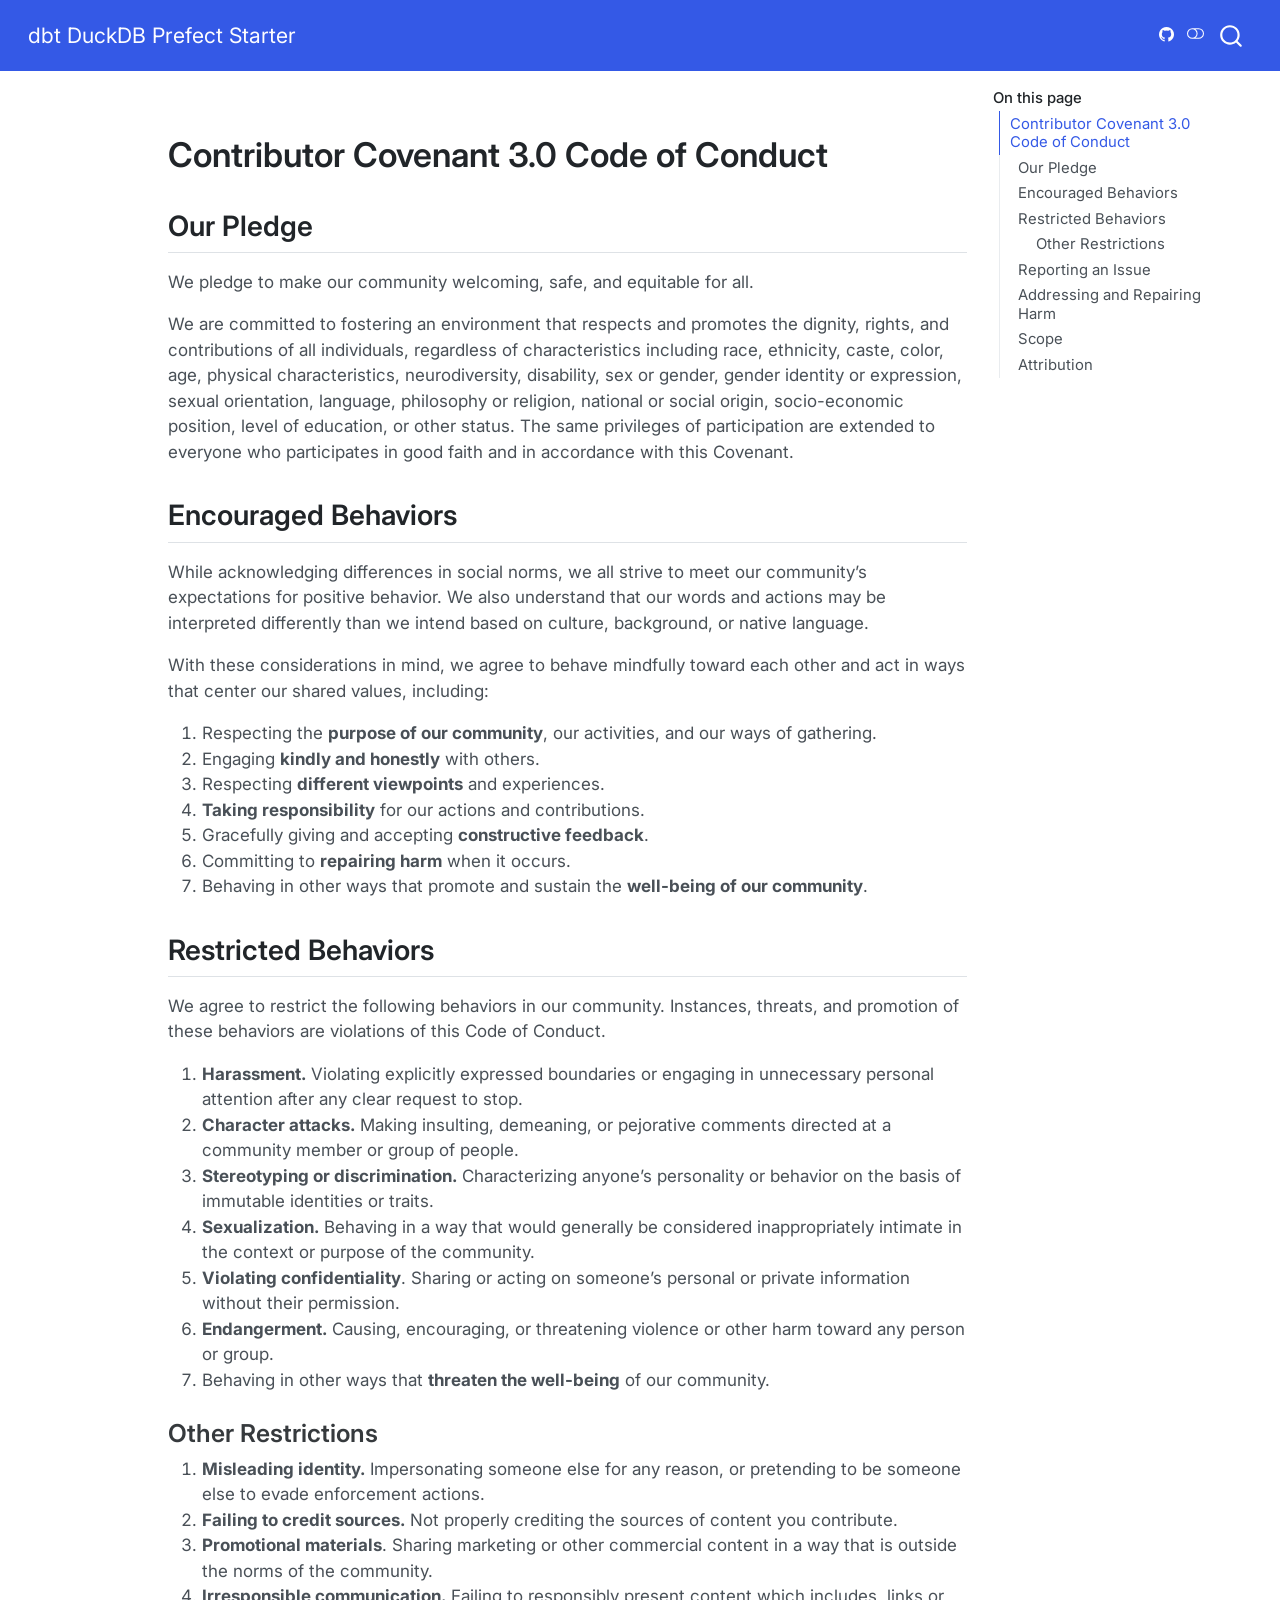
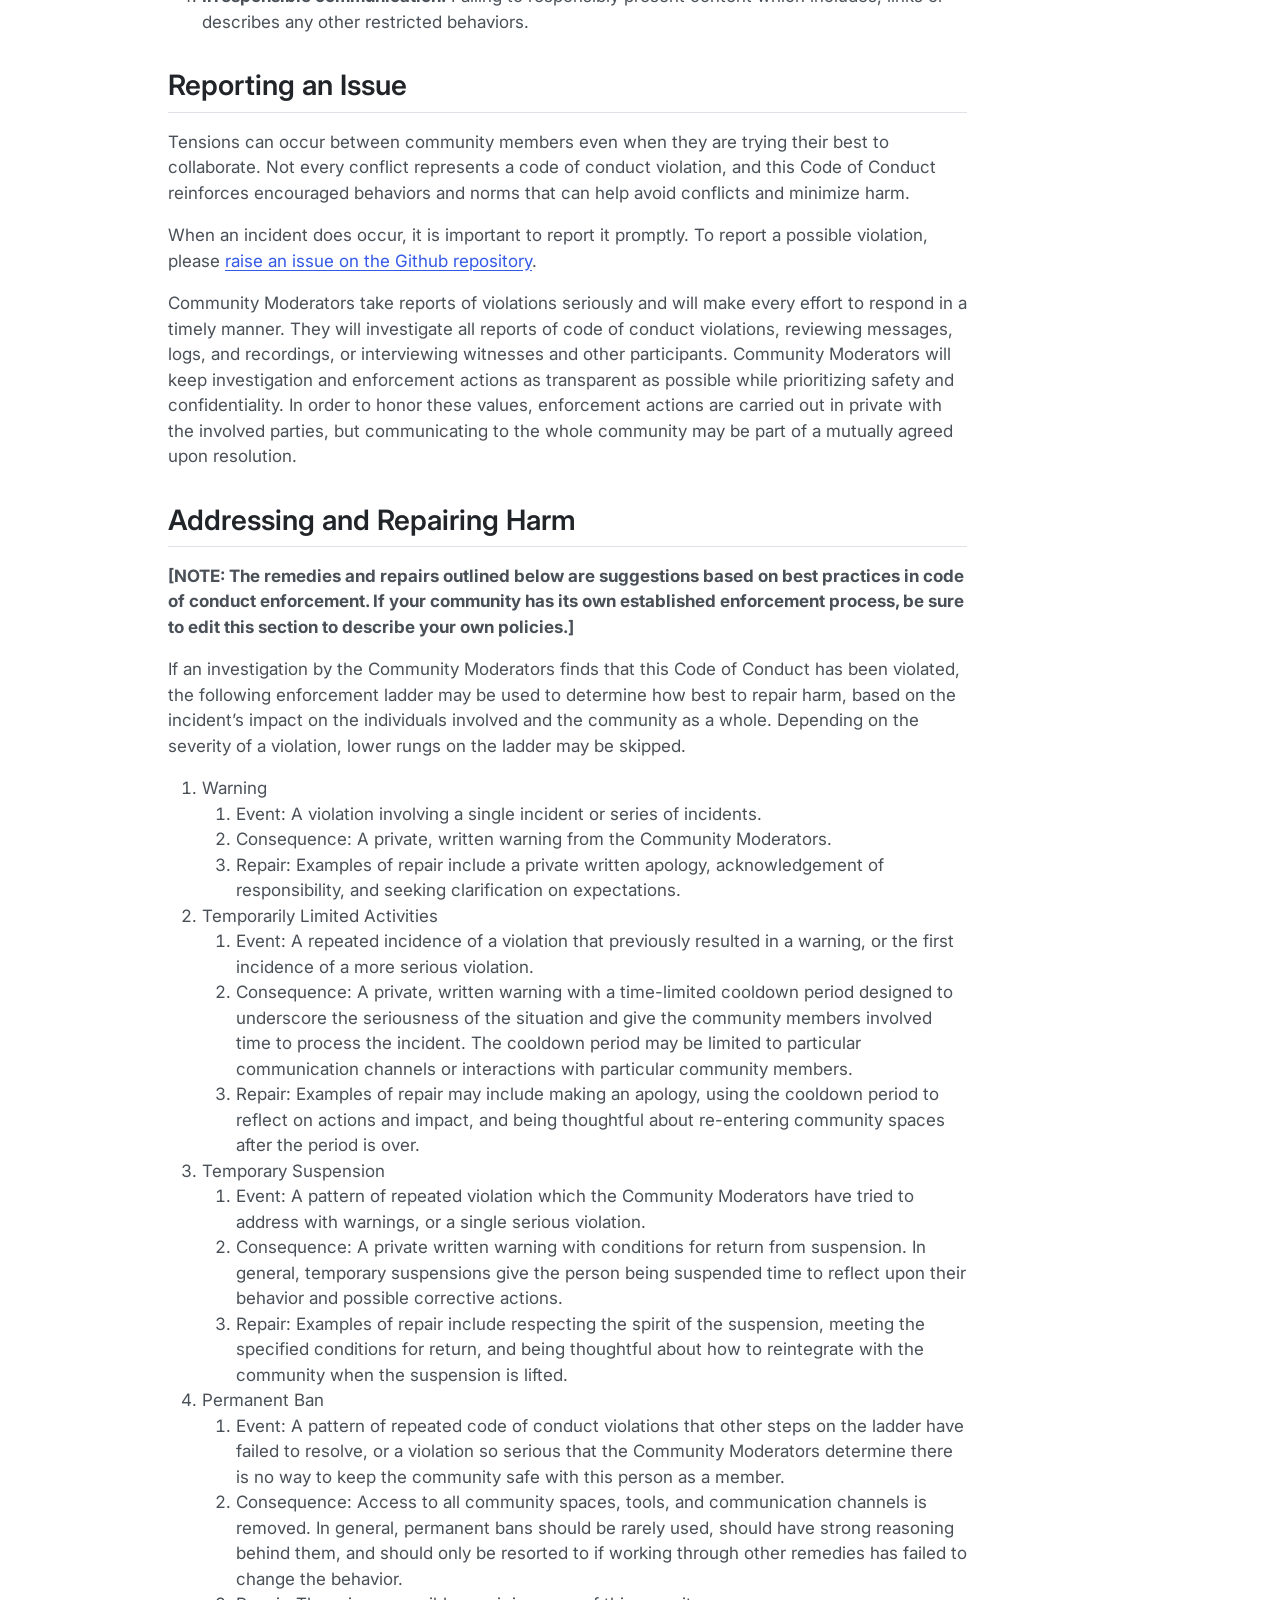
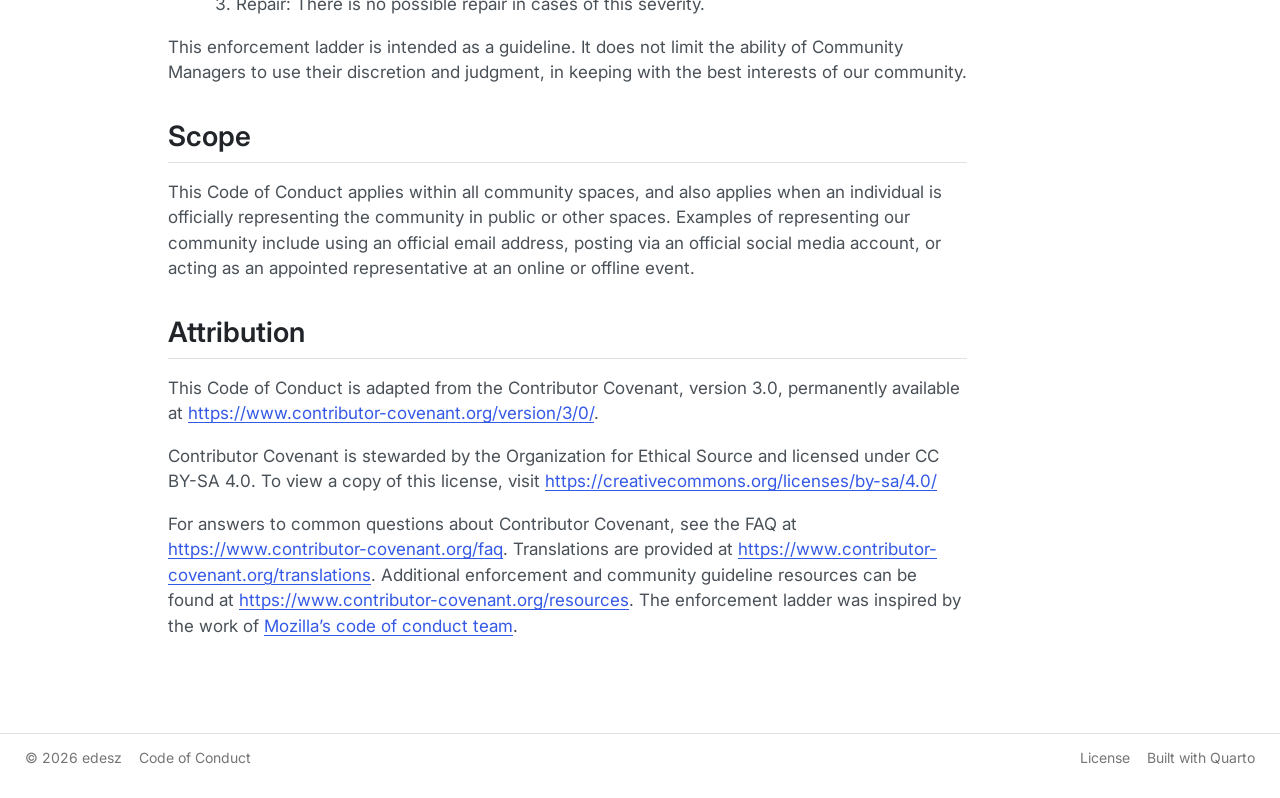
<file: community/CODE_OF_CONDUCT.html>
<!DOCTYPE html>
<html xmlns="http://www.w3.org/1999/xhtml" lang="en" xml:lang="en"><head>

<meta charset="utf-8">
<meta name="generator" content="quarto-1.10.18">

<meta name="viewport" content="width=device-width, initial-scale=1.0, user-scalable=yes">


<title>code_of_conduct – Home</title>
<style>
/* Default styles provided by pandoc.
** See https://pandoc.org/MANUAL.html#variables-for-html for config info.
*/
span.smallcaps{font-variant: small-caps;}
div.columns{display: flex; gap: 1.5em;}
div.column{flex: auto;}
@media screen {
div.columns{gap: min(4vw, 1.5em);}
div.column{overflow-x: auto;}
}
div.hanging-indent{margin-left: 1.5em; text-indent: -1.5em;}
ul.task-list{list-style: none;}
ul.task-list li input[type="checkbox"] {
  width: 0.8em;
  margin: 0 0.8em 0.2em -1em; /* quarto-specific, see https://github.com/quarto-dev/quarto-cli/issues/4556 */ 
  vertical-align: middle;
}
</style>


<script src="../site_libs/quarto-nav/quarto-nav.js"></script>
<script src="../site_libs/clipboard/clipboard.min.js"></script>
<script src="../site_libs/quarto-search/autocomplete.umd.js"></script>
<script src="../site_libs/quarto-search/fuse.min.js"></script>
<script src="../site_libs/quarto-search/quarto-search.js"></script>
<meta name="quarto:offset" content="../">
<script src="../site_libs/quarto-html/quarto.js" type="module"></script>
<script src="../site_libs/quarto-html/tabsets/tabsets.js" type="module"></script>
<script src="../site_libs/quarto-html/popper.min.js"></script>
<script src="../site_libs/quarto-html/tippy.umd.min.js"></script>
<script src="../site_libs/quarto-html/anchor.min.js"></script>
<link href="../site_libs/quarto-html/tippy.css" rel="stylesheet">
<link href="../site_libs/quarto-html/quarto-syntax-highlighting-64a204ab8560d761af7679ceaba22944.css" rel="stylesheet" class="quarto-color-scheme" id="quarto-text-highlighting-styles">
<link href="../site_libs/quarto-html/quarto-syntax-highlighting-dark-b85bc7c33db8c58e0ec93c3465666fed.css" rel="stylesheet" class="quarto-color-scheme quarto-color-alternate" id="quarto-text-highlighting-styles">
<link href="../site_libs/quarto-html/quarto-syntax-highlighting-64a204ab8560d761af7679ceaba22944.css" rel="stylesheet" class="quarto-color-scheme-extra" id="quarto-text-highlighting-styles">
<script src="../site_libs/bootstrap/bootstrap.min.js"></script>
<link href="../site_libs/bootstrap/bootstrap-icons.css" rel="stylesheet">
<link href="../site_libs/bootstrap/bootstrap-22062396c02206f950f1688f176c8091.min.css" rel="stylesheet" append-hash="true" class="quarto-color-scheme" id="quarto-bootstrap" data-mode="light">
<link href="../site_libs/bootstrap/bootstrap-dark-3c96a0003a5aa01396021df662c99690.min.css" rel="stylesheet" append-hash="true" class="quarto-color-scheme quarto-color-alternate" id="quarto-bootstrap" data-mode="dark">
<link href="../site_libs/bootstrap/bootstrap-22062396c02206f950f1688f176c8091.min.css" rel="stylesheet" append-hash="true" class="quarto-color-scheme-extra" id="quarto-bootstrap" data-mode="light">
<script id="quarto-search-options" type="application/json">{
  "location": "navbar",
  "copy-button": false,
  "collapse-after": 3,
  "panel-placement": "end",
  "type": "overlay",
  "limit": 50,
  "keyboard-shortcut": [
    "f",
    "/",
    "s"
  ],
  "show-item-context": false,
  "language": {
    "search-no-results-text": "No results",
    "search-matching-documents-text": "matching documents",
    "search-copy-link-title": "Copy link to search",
    "search-hide-matches-text": "Hide additional matches",
    "search-more-match-text": "more match in this document",
    "search-more-matches-text": "more matches in this document",
    "search-clear-button-title": "Clear",
    "search-text-placeholder": "",
    "search-detached-cancel-button-title": "Cancel",
    "search-submit-button-title": "Submit",
    "search-label": "Search"
  }
}</script>
<style>html{ scroll-behavior: smooth; }</style>


<meta property="og:title" content="Home">
<meta property="og:description" content="">
<meta property="og:site_name" content="Home">
</head>

<body class="nav-fixed quarto-light"><script id="quarto-html-before-body" type="application/javascript">
    const toggleBodyColorMode = (bsSheetEl) => {
      const mode = bsSheetEl.getAttribute("data-mode");
      const bodyEl = window.document.querySelector("body");
      if (mode === "dark") {
        bodyEl.classList.add("quarto-dark");
        bodyEl.classList.remove("quarto-light");
      } else {
        bodyEl.classList.add("quarto-light");
        bodyEl.classList.remove("quarto-dark");
      }
    }
    const toggleBodyColorPrimary = () => {
      const bsSheetEl = window.document.querySelector("link#quarto-bootstrap:not([rel=disabled-stylesheet])");
      if (bsSheetEl) {
        toggleBodyColorMode(bsSheetEl);
      }
    }
    const setColorSchemeToggle = (alternate) => {
      const toggles = window.document.querySelectorAll('.quarto-color-scheme-toggle');
      for (let i=0; i < toggles.length; i++) {
        const toggle = toggles[i];
        if (toggle) {
          if (alternate) {
            toggle.classList.add("alternate");
          } else {
            toggle.classList.remove("alternate");
          }
        }
      }
    };
    const toggleColorMode = (alternate) => {
      // Switch the stylesheets
      const primaryStylesheets = window.document.querySelectorAll('link.quarto-color-scheme:not(.quarto-color-alternate)');
      const alternateStylesheets = window.document.querySelectorAll('link.quarto-color-scheme.quarto-color-alternate');
      manageTransitions('#quarto-margin-sidebar .nav-link', false);
      if (alternate) {
        // note: dark is layered on light, we don't disable primary!
        enableStylesheet(alternateStylesheets);
        for (const sheetNode of alternateStylesheets) {
          if (sheetNode.id === "quarto-bootstrap") {
            toggleBodyColorMode(sheetNode);
          }
        }
      } else {
        disableStylesheet(alternateStylesheets);
        enableStylesheet(primaryStylesheets)
        toggleBodyColorPrimary();
      }
      manageTransitions('#quarto-margin-sidebar .nav-link', true);
      // Switch the toggles
      setColorSchemeToggle(alternate)
      // Hack to workaround the fact that safari doesn't
      // properly recolor the scrollbar when toggling (#1455)
      if (navigator.userAgent.indexOf('Safari') > 0 && navigator.userAgent.indexOf('Chrome') == -1) {
        manageTransitions("body", false);
        window.scrollTo(0, 1);
        setTimeout(() => {
          window.scrollTo(0, 0);
          manageTransitions("body", true);
        }, 40);
      }
    }
    const disableStylesheet = (stylesheets) => {
      for (let i=0; i < stylesheets.length; i++) {
        const stylesheet = stylesheets[i];
        stylesheet.rel = 'disabled-stylesheet';
      }
    }
    const enableStylesheet = (stylesheets) => {
      for (let i=0; i < stylesheets.length; i++) {
        const stylesheet = stylesheets[i];
        if(stylesheet.rel !== 'stylesheet') { // for Chrome, which will still FOUC without this check
          stylesheet.rel = 'stylesheet';
        }
      }
    }
    const manageTransitions = (selector, allowTransitions) => {
      const els = window.document.querySelectorAll(selector);
      for (let i=0; i < els.length; i++) {
        const el = els[i];
        if (allowTransitions) {
          el.classList.remove('notransition');
        } else {
          el.classList.add('notransition');
        }
      }
    }
    const isFileUrl = () => {
      return window.location.protocol === 'file:';
    }
    const hasAlternateSentinel = () => {
      let styleSentinel = getColorSchemeSentinel();
      if (styleSentinel !== null) {
        return styleSentinel === "alternate";
      } else {
        return false;
      }
    }
    const setStyleSentinel = (alternate) => {
      const value = alternate ? "alternate" : "default";
      if (!isFileUrl()) {
        window.localStorage.setItem("quarto-color-scheme", value);
      } else {
        localAlternateSentinel = value;
      }
    }
    const getColorSchemeSentinel = () => {
      if (!isFileUrl()) {
        const storageValue = window.localStorage.getItem("quarto-color-scheme");
        return storageValue != null ? storageValue : localAlternateSentinel;
      } else {
        return localAlternateSentinel;
      }
    }
    const toggleGiscusIfUsed = (isAlternate, darkModeDefault) => {
      const baseTheme = document.querySelector('#giscus-base-theme')?.value ?? 'light';
      const alternateTheme = document.querySelector('#giscus-alt-theme')?.value ?? 'dark';
      let newTheme = '';
      if(authorPrefersDark) {
        newTheme = isAlternate ? baseTheme : alternateTheme;
      } else {
        newTheme = isAlternate ? alternateTheme : baseTheme;
      }
      const changeGiscusTheme = () => {
        // From: https://github.com/giscus/giscus/issues/336
        const sendMessage = (message) => {
          const iframe = document.querySelector('iframe.giscus-frame');
          if (!iframe) return;
          iframe.contentWindow.postMessage({ giscus: message }, 'https://giscus.app');
        }
        sendMessage({
          setConfig: {
            theme: newTheme
          }
        });
      }
      const isGiscussLoaded = window.document.querySelector('iframe.giscus-frame') !== null;
      if (isGiscussLoaded) {
        changeGiscusTheme();
      }
    };
    const authorPrefersDark = false;
    const darkModeDefault = authorPrefersDark;
      document.querySelector('link#quarto-text-highlighting-styles.quarto-color-scheme-extra').rel = 'disabled-stylesheet';
      document.querySelector('link#quarto-bootstrap.quarto-color-scheme-extra').rel = 'disabled-stylesheet';
    let localAlternateSentinel = darkModeDefault ? 'alternate' : 'default';
    // Dark / light mode switch
    window.quartoToggleColorScheme = () => {
      // Read the current dark / light value
      let toAlternate = !hasAlternateSentinel();
      toggleColorMode(toAlternate);
      setStyleSentinel(toAlternate);
      toggleGiscusIfUsed(toAlternate, darkModeDefault);
      window.dispatchEvent(new Event('resize'));
    };
    // Switch to dark mode if need be
    if (hasAlternateSentinel()) {
      toggleColorMode(true);
    } else {
      toggleColorMode(false);
    }
  </script>

<div id="quarto-search-results"></div>
  <header id="quarto-header" class="headroom fixed-top">
    <nav class="navbar navbar-expand-lg " data-bs-theme="dark">
      <div class="navbar-container container-fluid">
      <div class="navbar-brand-container mx-auto">
    <a class="navbar-brand" href="../index.html">
    <span class="navbar-title">dbt DuckDB Prefect Starter</span>
    </a>
  </div>
        <div class="quarto-navbar-tools tools-end">
    <a href="https://github.com/edesz/dbt_prefect_duckdb_starter" title="" class="quarto-navigation-tool px-1" aria-label="" target="_blank"><i class="bi bi-github"></i></a>
  <a href="" class="quarto-color-scheme-toggle quarto-navigation-tool  px-1" onclick="window.quartoToggleColorScheme(); return false;" title="Toggle dark mode"><i class="bi"></i></a>
</div>
          <div id="quarto-search" class="" title="Search"></div>
      </div> <!-- /container-fluid -->
    </nav>
</header>
<!-- content -->
<div id="quarto-content" class="quarto-container page-columns page-rows-contents page-layout-article page-navbar">
<!-- sidebar -->
<!-- margin-sidebar -->
    <div id="quarto-margin-sidebar" class="sidebar margin-sidebar">
        <nav id="TOC" role="doc-toc" class="toc-active" data-toc-expanded="99">
    <h2 id="toc-title">On this page</h2>
   
  <ul>
  <li><a href="#contributor-covenant-3.0-code-of-conduct" id="toc-contributor-covenant-3.0-code-of-conduct" class="nav-link active" data-scroll-target="#contributor-covenant-3.0-code-of-conduct">Contributor Covenant 3.0 Code of Conduct</a>
  <ul>
  <li><a href="#our-pledge" id="toc-our-pledge" class="nav-link" data-scroll-target="#our-pledge">Our Pledge</a></li>
  <li><a href="#encouraged-behaviors" id="toc-encouraged-behaviors" class="nav-link" data-scroll-target="#encouraged-behaviors">Encouraged Behaviors</a></li>
  <li><a href="#restricted-behaviors" id="toc-restricted-behaviors" class="nav-link" data-scroll-target="#restricted-behaviors">Restricted Behaviors</a>
  <ul>
  <li><a href="#other-restrictions" id="toc-other-restrictions" class="nav-link" data-scroll-target="#other-restrictions">Other Restrictions</a></li>
  </ul></li>
  <li><a href="#reporting-an-issue" id="toc-reporting-an-issue" class="nav-link" data-scroll-target="#reporting-an-issue">Reporting an Issue</a></li>
  <li><a href="#addressing-and-repairing-harm" id="toc-addressing-and-repairing-harm" class="nav-link" data-scroll-target="#addressing-and-repairing-harm">Addressing and Repairing Harm</a></li>
  <li><a href="#scope" id="toc-scope" class="nav-link" data-scroll-target="#scope">Scope</a></li>
  <li><a href="#attribution" id="toc-attribution" class="nav-link" data-scroll-target="#attribution">Attribution</a></li>
  </ul></li>
  </ul>
</nav>
    </div>
<!-- main -->
<main class="content" id="quarto-document-content"><header id="title-block-header" class="quarto-title-block"></header>





<h1 id="contributor-covenant-3.0-code-of-conduct">Contributor Covenant 3.0 Code of Conduct</h1>
<h2 id="our-pledge" class="anchored">Our Pledge</h2>
<p>We pledge to make our community welcoming, safe, and equitable for all.</p>
<p>We are committed to fostering an environment that respects and promotes the dignity, rights, and contributions of all individuals, regardless of characteristics including race, ethnicity, caste, color, age, physical characteristics, neurodiversity, disability, sex or gender, gender identity or expression, sexual orientation, language, philosophy or religion, national or social origin, socio-economic position, level of education, or other status. The same privileges of participation are extended to everyone who participates in good faith and in accordance with this Covenant.</p>
<h2 id="encouraged-behaviors" class="anchored">Encouraged Behaviors</h2>
<p>While acknowledging differences in social norms, we all strive to meet our community’s expectations for positive behavior. We also understand that our words and actions may be interpreted differently than we intend based on culture, background, or native language.</p>
<p>With these considerations in mind, we agree to behave mindfully toward each other and act in ways that center our shared values, including:</p>
<ol type="1">
<li>Respecting the <strong>purpose of our community</strong>, our activities, and our ways of gathering.</li>
<li>Engaging <strong>kindly and honestly</strong> with others.</li>
<li>Respecting <strong>different viewpoints</strong> and experiences.</li>
<li><strong>Taking responsibility</strong> for our actions and contributions.</li>
<li>Gracefully giving and accepting <strong>constructive feedback</strong>.</li>
<li>Committing to <strong>repairing harm</strong> when it occurs.</li>
<li>Behaving in other ways that promote and sustain the <strong>well-being of our community</strong>.</li>
</ol>
<h2 id="restricted-behaviors" class="anchored">Restricted Behaviors</h2>
<p>We agree to restrict the following behaviors in our community. Instances, threats, and promotion of these behaviors are violations of this Code of Conduct.</p>
<ol type="1">
<li><strong>Harassment.</strong> Violating explicitly expressed boundaries or engaging in unnecessary personal attention after any clear request to stop.</li>
<li><strong>Character attacks.</strong> Making insulting, demeaning, or pejorative comments directed at a community member or group of people.</li>
<li><strong>Stereotyping or discrimination.</strong> Characterizing anyone’s personality or behavior on the basis of immutable identities or traits.</li>
<li><strong>Sexualization.</strong> Behaving in a way that would generally be considered inappropriately intimate in the context or purpose of the community.</li>
<li><strong>Violating confidentiality</strong>. Sharing or acting on someone’s personal or private information without their permission.</li>
<li><strong>Endangerment.</strong> Causing, encouraging, or threatening violence or other harm toward any person or group.</li>
<li>Behaving in other ways that <strong>threaten the well-being</strong> of our community.</li>
</ol>
<h3 id="other-restrictions" class="anchored">Other Restrictions</h3>
<ol type="1">
<li><strong>Misleading identity.</strong> Impersonating someone else for any reason, or pretending to be someone else to evade enforcement actions.</li>
<li><strong>Failing to credit sources.</strong> Not properly crediting the sources of content you contribute.</li>
<li><strong>Promotional materials</strong>. Sharing marketing or other commercial content in a way that is outside the norms of the community.</li>
<li><strong>Irresponsible communication.</strong> Failing to responsibly present content which includes, links or describes any other restricted behaviors.</li>
</ol>
<h2 id="reporting-an-issue" class="anchored">Reporting an Issue</h2>
<p>Tensions can occur between community members even when they are trying their best to collaborate. Not every conflict represents a code of conduct violation, and this Code of Conduct reinforces encouraged behaviors and norms that can help avoid conflicts and minimize harm.</p>
<p>When an incident does occur, it is important to report it promptly. To report a possible violation, please <a href="https://github.com/edesz/dbt_prefect_duckdb_starter/issues">raise an issue on the Github repository</a>.</p>
<p>Community Moderators take reports of violations seriously and will make every effort to respond in a timely manner. They will investigate all reports of code of conduct violations, reviewing messages, logs, and recordings, or interviewing witnesses and other participants. Community Moderators will keep investigation and enforcement actions as transparent as possible while prioritizing safety and confidentiality. In order to honor these values, enforcement actions are carried out in private with the involved parties, but communicating to the whole community may be part of a mutually agreed upon resolution.</p>
<h2 id="addressing-and-repairing-harm" class="anchored">Addressing and Repairing Harm</h2>
<p><strong>[NOTE: The remedies and repairs outlined below are suggestions based on best practices in code of conduct enforcement. If your community has its own established enforcement process, be sure to edit this section to describe your own policies.]</strong></p>
<p>If an investigation by the Community Moderators finds that this Code of Conduct has been violated, the following enforcement ladder may be used to determine how best to repair harm, based on the incident’s impact on the individuals involved and the community as a whole. Depending on the severity of a violation, lower rungs on the ladder may be skipped.</p>
<ol type="1">
<li>Warning
<ol type="1">
<li>Event: A violation involving a single incident or series of incidents.</li>
<li>Consequence: A private, written warning from the Community Moderators.</li>
<li>Repair: Examples of repair include a private written apology, acknowledgement of responsibility, and seeking clarification on expectations.</li>
</ol></li>
<li>Temporarily Limited Activities
<ol type="1">
<li>Event: A repeated incidence of a violation that previously resulted in a warning, or the first incidence of a more serious violation.</li>
<li>Consequence: A private, written warning with a time-limited cooldown period designed to underscore the seriousness of the situation and give the community members involved time to process the incident. The cooldown period may be limited to particular communication channels or interactions with particular community members.</li>
<li>Repair: Examples of repair may include making an apology, using the cooldown period to reflect on actions and impact, and being thoughtful about re-entering community spaces after the period is over.</li>
</ol></li>
<li>Temporary Suspension
<ol type="1">
<li>Event: A pattern of repeated violation which the Community Moderators have tried to address with warnings, or a single serious violation.</li>
<li>Consequence: A private written warning with conditions for return from suspension. In general, temporary suspensions give the person being suspended time to reflect upon their behavior and possible corrective actions.</li>
<li>Repair: Examples of repair include respecting the spirit of the suspension, meeting the specified conditions for return, and being thoughtful about how to reintegrate with the community when the suspension is lifted.</li>
</ol></li>
<li>Permanent Ban
<ol type="1">
<li>Event: A pattern of repeated code of conduct violations that other steps on the ladder have failed to resolve, or a violation so serious that the Community Moderators determine there is no way to keep the community safe with this person as a member.</li>
<li>Consequence: Access to all community spaces, tools, and communication channels is removed. In general, permanent bans should be rarely used, should have strong reasoning behind them, and should only be resorted to if working through other remedies has failed to change the behavior.</li>
<li>Repair: There is no possible repair in cases of this severity.</li>
</ol></li>
</ol>
<p>This enforcement ladder is intended as a guideline. It does not limit the ability of Community Managers to use their discretion and judgment, in keeping with the best interests of our community.</p>
<h2 id="scope" class="anchored">Scope</h2>
<p>This Code of Conduct applies within all community spaces, and also applies when an individual is officially representing the community in public or other spaces. Examples of representing our community include using an official email address, posting via an official social media account, or acting as an appointed representative at an online or offline event.</p>
<h2 id="attribution" class="anchored">Attribution</h2>
<p>This Code of Conduct is adapted from the Contributor Covenant, version 3.0, permanently available at <a href="https://www.contributor-covenant.org/version/3/0/">https://www.contributor-covenant.org/version/3/0/</a>.</p>
<p>Contributor Covenant is stewarded by the Organization for Ethical Source and licensed under CC BY-SA 4.0. To view a copy of this license, visit <a href="https://creativecommons.org/licenses/by-sa/4.0/">https://creativecommons.org/licenses/by-sa/4.0/</a></p>
<p>For answers to common questions about Contributor Covenant, see the FAQ at <a href="https://www.contributor-covenant.org/faq">https://www.contributor-covenant.org/faq</a>. Translations are provided at <a href="https://www.contributor-covenant.org/translations">https://www.contributor-covenant.org/translations</a>. Additional enforcement and community guideline resources can be found at <a href="https://www.contributor-covenant.org/resources">https://www.contributor-covenant.org/resources</a>. The enforcement ladder was inspired by the work of <a href="https://github.com/mozilla/inclusion">Mozilla’s code of conduct team</a>.</p>



<a onclick="window.scrollTo(0, 0); return false;" role="button" id="quarto-back-to-top"><i class="bi bi-arrow-up"></i> Back to top</a></main> <!-- /main -->
<script id="quarto-html-after-body" type="application/javascript">
  window.document.addEventListener("DOMContentLoaded", function (event) {
    // Ensure there is a toggle, if there isn't float one in the top right
    if (window.document.querySelector('.quarto-color-scheme-toggle') === null) {
      const a = window.document.createElement('a');
      a.classList.add('top-right');
      a.classList.add('quarto-color-scheme-toggle');
      a.href = "";
      a.onclick = function() { try { window.quartoToggleColorScheme(); } catch {} return false; };
      const i = window.document.createElement("i");
      i.classList.add('bi');
      a.appendChild(i);
      window.document.body.appendChild(a);
    }
    setColorSchemeToggle(hasAlternateSentinel())
    const icon = "";
    const anchorJS = new window.AnchorJS();
    anchorJS.options = {
      placement: 'right',
      icon: icon
    };
    anchorJS.add('.anchored');
    const isCodeAnnotation = (el) => {
      for (const clz of el.classList) {
        if (clz.startsWith('code-annotation-')) {                     
          return true;
        }
      }
      return false;
    }
    const onCopySuccess = function(e) {
      // button target
      const button = e.trigger;
      // don't keep focus
      button.blur();
      // flash "checked"
      button.classList.add('code-copy-button-checked');
      var currentTitle = button.getAttribute("title");
      button.setAttribute("title", "Copied!");
      let tooltip;
      if (window.bootstrap) {
        button.setAttribute("data-bs-toggle", "tooltip");
        button.setAttribute("data-bs-placement", "left");
        button.setAttribute("data-bs-title", "Copied!");
        tooltip = new bootstrap.Tooltip(button, 
          { trigger: "manual", 
            customClass: "code-copy-button-tooltip",
            offset: [0, -8]});
        tooltip.show();    
      }
      setTimeout(function() {
        if (tooltip) {
          tooltip.hide();
          button.removeAttribute("data-bs-title");
          button.removeAttribute("data-bs-toggle");
          button.removeAttribute("data-bs-placement");
        }
        button.setAttribute("title", currentTitle);
        button.classList.remove('code-copy-button-checked');
      }, 1000);
      // clear code selection
      e.clearSelection();
    }
    const getTextToCopy = function(trigger) {
      const outerScaffold = trigger.parentElement.cloneNode(true);
      const codeEl = outerScaffold.querySelector('code');
      for (const childEl of codeEl.children) {
        if (isCodeAnnotation(childEl)) {
          childEl.remove();
        }
      }
      return codeEl.innerText;
    }
    const clipboard = new window.ClipboardJS('.code-copy-button:not([data-in-quarto-modal])', {
      text: getTextToCopy
    });
    clipboard.on('success', onCopySuccess);
    if (window.document.getElementById('quarto-embedded-source-code-modal')) {
      const clipboardModal = new window.ClipboardJS('.code-copy-button[data-in-quarto-modal]', {
        text: getTextToCopy,
        container: window.document.getElementById('quarto-embedded-source-code-modal')
      });
      clipboardModal.on('success', onCopySuccess);
    }
      var localhostRegex = new RegExp(/^(?:http|https):\/\/localhost\:?[0-9]*\//);
      var mailtoRegex = new RegExp(/^mailto:/);
        var filterRegex = new RegExp("https:\/\/edesz\.github\.io\/dbt-prefect-starter-docs\/");
      var isInternal = (href) => {
          return filterRegex.test(href) || localhostRegex.test(href) || mailtoRegex.test(href);
      }
      // Inspect non-navigation links and adorn them if external
     var links = window.document.querySelectorAll('a[href]:not(.nav-link):not(.navbar-brand):not(.toc-action):not(.sidebar-link):not(.sidebar-item-toggle):not(.pagination-link):not(.no-external):not([aria-hidden]):not(.dropdown-item):not(.quarto-navigation-tool):not(.about-link)');
      for (var i=0; i<links.length; i++) {
        const link = links[i];
        if (!isInternal(link.href)) {
          // undo the damage that might have been done by quarto-nav.js in the case of
          // links that we want to consider external
          if (link.dataset.originalHref !== undefined) {
            link.href = link.dataset.originalHref;
          }
            // target, if specified
            link.setAttribute("target", "_blank");
            if (link.getAttribute("rel") === null) {
              link.setAttribute("rel", "noopener");
            }
        }
      }
    function tippyHover(el, contentFn, onTriggerFn, onUntriggerFn) {
      const config = {
        allowHTML: true,
        maxWidth: 500,
        delay: 100,
        arrow: false,
        appendTo: function(el) {
            return el.parentElement;
        },
        interactive: true,
        interactiveBorder: 10,
        theme: 'quarto',
        placement: 'bottom-start',
      };
      if (contentFn) {
        config.content = contentFn;
      }
      if (onTriggerFn) {
        config.onTrigger = onTriggerFn;
      }
      if (onUntriggerFn) {
        config.onUntrigger = onUntriggerFn;
      }
      window.tippy(el, config); 
    }
    const noterefs = window.document.querySelectorAll('a[role="doc-noteref"]');
    for (var i=0; i<noterefs.length; i++) {
      const ref = noterefs[i];
      tippyHover(ref, function() {
        // use id or data attribute instead here
        let href = ref.getAttribute('data-footnote-href') || ref.getAttribute('href');
        try { href = new URL(href).hash; } catch {}
        const id = href.replace(/^#\/?/, "");
        const note = window.document.getElementById(id);
        if (note) {
          return note.innerHTML;
        } else {
          return "";
        }
      });
    }
    const xrefs = window.document.querySelectorAll('a.quarto-xref');
    const processXRef = (id, note) => {
      // Strip column container classes
      const stripColumnClz = (el) => {
        el.classList.remove("page-full", "page-columns");
        if (el.children) {
          for (const child of el.children) {
            stripColumnClz(child);
          }
        }
      }
      stripColumnClz(note)
      if (id === null || id.startsWith('sec-')) {
        // Special case sections, only their first couple elements
        const container = document.createElement("div");
        if (note.children && note.children.length > 2) {
          container.appendChild(note.children[0].cloneNode(true));
          for (let i = 1; i < note.children.length; i++) {
            const child = note.children[i];
            if (child.tagName === "P" && child.innerText === "") {
              continue;
            } else {
              container.appendChild(child.cloneNode(true));
              break;
            }
          }
          if (window.Quarto?.typesetMath) {
            window.Quarto.typesetMath(container);
          }
          return container.innerHTML
        } else {
          if (window.Quarto?.typesetMath) {
            window.Quarto.typesetMath(note);
          }
          return note.innerHTML;
        }
      } else {
        // Remove any anchor links if they are present
        const anchorLink = note.querySelector('a.anchorjs-link');
        if (anchorLink) {
          anchorLink.remove();
        }
        if (window.Quarto?.typesetMath) {
          window.Quarto.typesetMath(note);
        }
        if (note.classList.contains("callout")) {
          return note.outerHTML;
        } else {
          return note.innerHTML;
        }
      }
    }
    for (var i=0; i<xrefs.length; i++) {
      const xref = xrefs[i];
      tippyHover(xref, undefined, function(instance) {
        instance.disable();
        let url = xref.getAttribute('href');
        let hash = undefined; 
        if (url.startsWith('#')) {
          hash = url;
        } else {
          try { hash = new URL(url).hash; } catch {}
        }
        if (hash) {
          const id = hash.replace(/^#\/?/, "");
          const note = window.document.getElementById(id);
          if (note !== null) {
            try {
              const html = processXRef(id, note.cloneNode(true));
              instance.setContent(html);
            } finally {
              instance.enable();
              instance.show();
            }
          } else {
            // See if we can fetch this
            fetch(url.split('#')[0])
            .then(res => res.text())
            .then(html => {
              const parser = new DOMParser();
              const htmlDoc = parser.parseFromString(html, "text/html");
              const note = htmlDoc.getElementById(id);
              if (note !== null) {
                const html = processXRef(id, note);
                instance.setContent(html);
              } 
            }).finally(() => {
              instance.enable();
              instance.show();
            });
          }
        } else {
          // See if we can fetch a full url (with no hash to target)
          // This is a special case and we should probably do some content thinning / targeting
          fetch(url)
          .then(res => res.text())
          .then(html => {
            const parser = new DOMParser();
            const htmlDoc = parser.parseFromString(html, "text/html");
            const note = htmlDoc.querySelector('main.content');
            if (note !== null) {
              // This should only happen for chapter cross references
              // (since there is no id in the URL)
              // remove the first header
              if (note.children.length > 0 && note.children[0].tagName === "HEADER") {
                note.children[0].remove();
              }
              const html = processXRef(null, note);
              instance.setContent(html);
            } 
          }).finally(() => {
            instance.enable();
            instance.show();
          });
        }
      }, function(instance) {
      });
    }
        let selectedAnnoteEl;
        const selectorForAnnotation = ( cell, annotation) => {
          let cellAttr = 'data-code-cell="' + cell + '"';
          let lineAttr = 'data-code-annotation="' +  annotation + '"';
          const selector = 'span[' + cellAttr + '][' + lineAttr + ']';
          return selector;
        }
        const selectCodeLines = (annoteEl) => {
          const doc = window.document;
          const targetCell = annoteEl.getAttribute("data-target-cell");
          const targetAnnotation = annoteEl.getAttribute("data-target-annotation");
          const annoteSpan = window.document.querySelector(selectorForAnnotation(targetCell, targetAnnotation));
          const lines = annoteSpan.getAttribute("data-code-lines").split(",");
          const lineIds = lines.map((line) => {
            return targetCell + "-" + line;
          })
          let top = null;
          let height = null;
          let parent = null;
          if (lineIds.length > 0) {
              //compute the position of the single el (top and bottom and make a div)
              const el = window.document.getElementById(lineIds[0]);
              top = el.offsetTop;
              height = el.offsetHeight;
              parent = el.parentElement.parentElement;
            if (lineIds.length > 1) {
              const lastEl = window.document.getElementById(lineIds[lineIds.length - 1]);
              const bottom = lastEl.offsetTop + lastEl.offsetHeight;
              height = bottom - top;
            }
            if (top !== null && height !== null && parent !== null) {
              // cook up a div (if necessary) and position it 
              let div = window.document.getElementById("code-annotation-line-highlight");
              if (div === null) {
                div = window.document.createElement("div");
                div.setAttribute("id", "code-annotation-line-highlight");
                div.style.position = 'absolute';
                parent.appendChild(div);
              }
              div.style.top = top - 2 + "px";
              div.style.height = height + 4 + "px";
              div.style.left = 0;
              let gutterDiv = window.document.getElementById("code-annotation-line-highlight-gutter");
              if (gutterDiv === null) {
                gutterDiv = window.document.createElement("div");
                gutterDiv.setAttribute("id", "code-annotation-line-highlight-gutter");
                gutterDiv.style.position = 'absolute';
                const codeCell = window.document.getElementById(targetCell);
                const gutter = codeCell.querySelector('.code-annotation-gutter');
                gutter.appendChild(gutterDiv);
              }
              gutterDiv.style.top = top - 2 + "px";
              gutterDiv.style.height = height + 4 + "px";
            }
            selectedAnnoteEl = annoteEl;
          }
        };
        const unselectCodeLines = () => {
          const elementsIds = ["code-annotation-line-highlight", "code-annotation-line-highlight-gutter"];
          elementsIds.forEach((elId) => {
            const div = window.document.getElementById(elId);
            if (div) {
              div.remove();
            }
          });
          selectedAnnoteEl = undefined;
        };
          // Handle positioning of the toggle
      window.addEventListener(
        "resize",
        throttle(() => {
          elRect = undefined;
          if (selectedAnnoteEl) {
            selectCodeLines(selectedAnnoteEl);
          }
        }, 10)
      );
      function throttle(fn, ms) {
      let throttle = false;
      let timer;
        return (...args) => {
          if(!throttle) { // first call gets through
              fn.apply(this, args);
              throttle = true;
          } else { // all the others get throttled
              if(timer) clearTimeout(timer); // cancel #2
              timer = setTimeout(() => {
                fn.apply(this, args);
                timer = throttle = false;
              }, ms);
          }
        };
      }
        // Attach click handler to the DT
        const annoteDls = window.document.querySelectorAll('dt[data-target-cell]');
        for (const annoteDlNode of annoteDls) {
          annoteDlNode.addEventListener('click', (event) => {
            const clickedEl = event.target;
            if (clickedEl !== selectedAnnoteEl) {
              unselectCodeLines();
              const activeEl = window.document.querySelector('dt[data-target-cell].code-annotation-active');
              if (activeEl) {
                activeEl.classList.remove('code-annotation-active');
              }
              selectCodeLines(clickedEl);
              clickedEl.classList.add('code-annotation-active');
            } else {
              // Unselect the line
              unselectCodeLines();
              clickedEl.classList.remove('code-annotation-active');
            }
          });
        }
    const findCites = (el) => {
      const parentEl = el.parentElement;
      if (parentEl) {
        const cites = parentEl.dataset.cites;
        if (cites) {
          return {
            el,
            cites: cites.split(' ')
          };
        } else {
          return findCites(el.parentElement)
        }
      } else {
        return undefined;
      }
    };
    var bibliorefs = window.document.querySelectorAll('a[role="doc-biblioref"]');
    for (var i=0; i<bibliorefs.length; i++) {
      const ref = bibliorefs[i];
      const citeInfo = findCites(ref);
      if (citeInfo) {
        tippyHover(citeInfo.el, function() {
          var popup = window.document.createElement('div');
          citeInfo.cites.forEach(function(cite) {
            var citeDiv = window.document.createElement('div');
            citeDiv.classList.add('hanging-indent');
            citeDiv.classList.add('csl-entry');
            var biblioDiv = window.document.getElementById('ref-' + cite);
            if (biblioDiv) {
              citeDiv.innerHTML = biblioDiv.innerHTML;
            }
            popup.appendChild(citeDiv);
          });
          return popup.innerHTML;
        });
      }
    }
  });
  </script>
</div> <!-- /content -->
<footer class="footer">
  <div class="nav-footer">
    <div class="nav-footer-left">
      <ul class="footer-items list-unstyled">
    <li class="nav-item">
    <a class="nav-link" href="https://github.com/edesz" target="_blank">
<p>© 2026 edesz</p>
</a>
  </li>  
    <li class="nav-item">
    <a class="nav-link active" href="../community/CODE_OF_CONDUCT.html" aria-current="page">
<p>Code of Conduct</p>
</a>
  </li>  
</ul>
    </div>   
    <div class="nav-footer-center">
      &nbsp;
    </div>
    <div class="nav-footer-right">
      <ul class="footer-items list-unstyled">
    <li class="nav-item">
    <a class="nav-link" href="../LICENSE.html">
<p>License</p>
</a>
  </li>  
    <li class="nav-item">
    <a class="nav-link" href="https://quarto.org/">
<p>Built with Quarto</p>
</a>
  </li>  
</ul>
    </div>
  </div>
</footer>




<script src="../site_libs/quarto-html/zenscroll-min.js"></script>
</body></html>
</file>
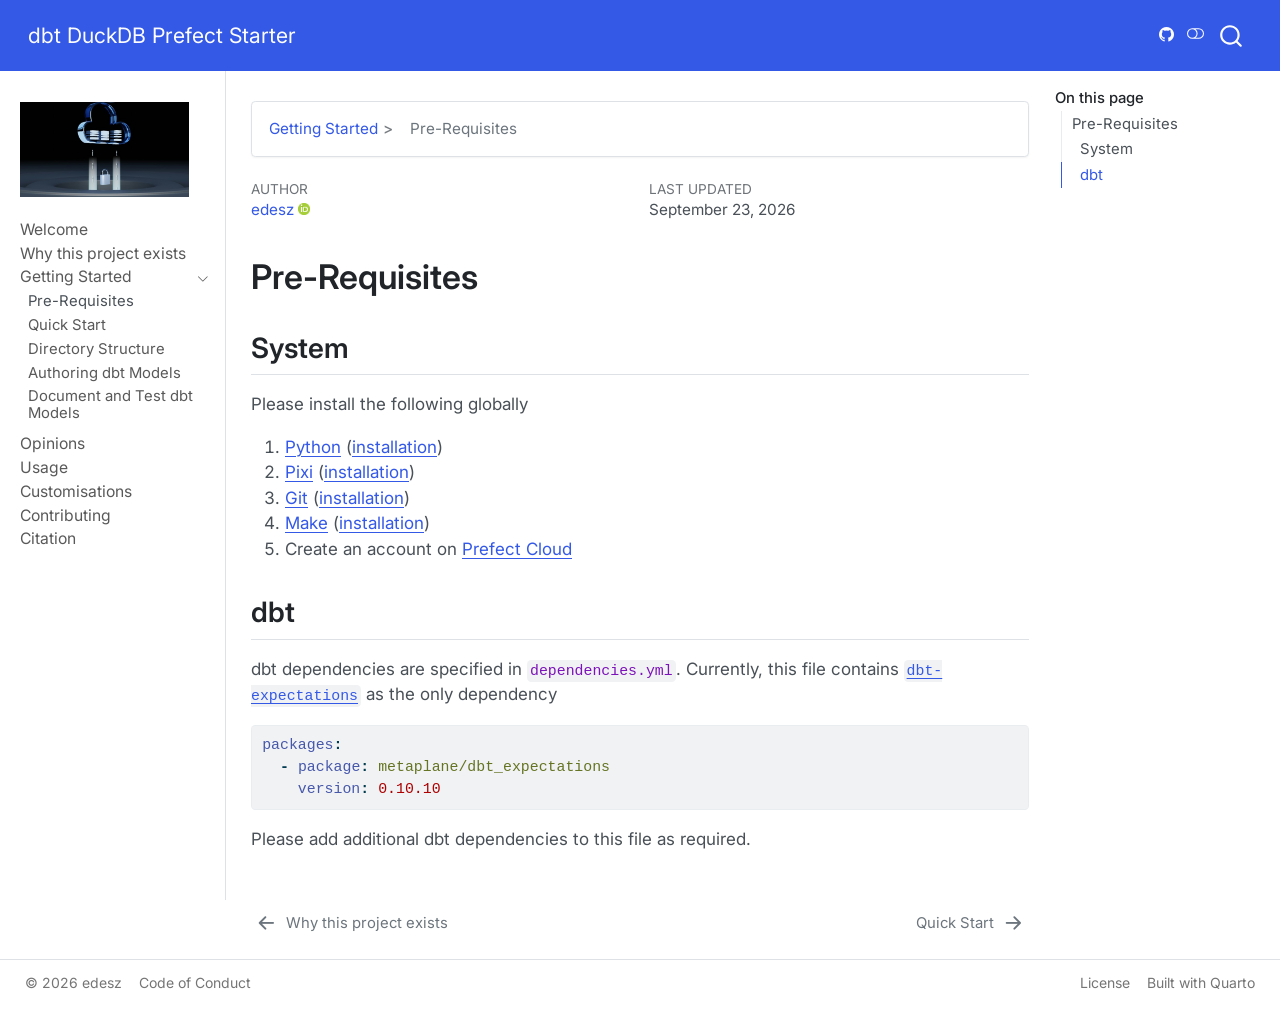
<file: pages/01-pre-requisites.html>
<!DOCTYPE html>
<html xmlns="http://www.w3.org/1999/xhtml" lang="en" xml:lang="en"><head>

<meta charset="utf-8">
<meta name="generator" content="quarto-1.10.18">

<meta name="viewport" content="width=device-width, initial-scale=1.0, user-scalable=yes">

<meta name="author" content="edesz">
<meta name="dcterms.date" content="2026-09-23">

<title>pre-requisites – Home</title>
<style>
/* Default styles provided by pandoc.
** See https://pandoc.org/MANUAL.html#variables-for-html for config info.
*/
span.smallcaps{font-variant: small-caps;}
div.columns{display: flex; gap: 1.5em;}
div.column{flex: auto;}
@media screen {
div.columns{gap: min(4vw, 1.5em);}
div.column{overflow-x: auto;}
}
div.hanging-indent{margin-left: 1.5em; text-indent: -1.5em;}
ul.task-list{list-style: none;}
ul.task-list li input[type="checkbox"] {
  width: 0.8em;
  margin: 0 0.8em 0.2em -1em; /* quarto-specific, see https://github.com/quarto-dev/quarto-cli/issues/4556 */ 
  vertical-align: middle;
}
/* CSS for syntax highlighting */
html { -webkit-text-size-adjust: 100%; }
pre > code.sourceCode { white-space: pre; position: relative; }
pre > code.sourceCode > span { display: inline-block; line-height: 1.25; }
pre > code.sourceCode > span:empty { height: 1.2em; }
.sourceCode { overflow: visible; }
code.sourceCode > span { color: inherit; text-decoration: inherit; }
div.sourceCode { margin: 1em 0; }
pre.sourceCode { margin: 0; }
@media screen {
div.sourceCode { overflow: auto; }
}
@media print {
pre > code.sourceCode { white-space: pre-wrap; }
pre > code.sourceCode > span { text-indent: -5em; padding-left: 5em; }
}
pre.numberSource code
  { counter-reset: source-line 0; }
pre.numberSource code > span
  { position: relative; left: -4em; counter-increment: source-line; }
pre.numberSource code > span > a:first-child::before
  { content: counter(source-line);
    position: relative; left: -1em; text-align: right; vertical-align: baseline;
    border: none; display: inline-block;
    -webkit-touch-callout: none; -webkit-user-select: none;
    -khtml-user-select: none; -moz-user-select: none;
    -ms-user-select: none; user-select: none;
    padding: 0 4px; width: 4em;
  }
pre.numberSource { margin-left: 3em;  padding-left: 4px; }
div.sourceCode
  {   }
@media screen {
pre > code.sourceCode > span > a:first-child::before { text-decoration: underline; }
}
</style>


<script src="../site_libs/quarto-nav/quarto-nav.js"></script>
<script src="../site_libs/clipboard/clipboard.min.js"></script>
<script src="../site_libs/quarto-search/autocomplete.umd.js"></script>
<script src="../site_libs/quarto-search/fuse.min.js"></script>
<script src="../site_libs/quarto-search/quarto-search.js"></script>
<meta name="quarto:offset" content="../">
<link href="../pages/02-quickstart.html" rel="next">
<link href="../pages/06-motivation.html" rel="prev">
<script src="../site_libs/quarto-html/quarto.js" type="module"></script>
<script src="../site_libs/quarto-html/tabsets/tabsets.js" type="module"></script>
<script src="../site_libs/quarto-html/popper.min.js"></script>
<script src="../site_libs/quarto-html/tippy.umd.min.js"></script>
<script src="../site_libs/quarto-html/anchor.min.js"></script>
<link href="../site_libs/quarto-html/tippy.css" rel="stylesheet">
<link href="../site_libs/quarto-html/quarto-syntax-highlighting-64a204ab8560d761af7679ceaba22944.css" rel="stylesheet" class="quarto-color-scheme" id="quarto-text-highlighting-styles">
<link href="../site_libs/quarto-html/quarto-syntax-highlighting-dark-b85bc7c33db8c58e0ec93c3465666fed.css" rel="stylesheet" class="quarto-color-scheme quarto-color-alternate" id="quarto-text-highlighting-styles">
<link href="../site_libs/quarto-html/quarto-syntax-highlighting-64a204ab8560d761af7679ceaba22944.css" rel="stylesheet" class="quarto-color-scheme-extra" id="quarto-text-highlighting-styles">
<script src="../site_libs/bootstrap/bootstrap.min.js"></script>
<link href="../site_libs/bootstrap/bootstrap-icons.css" rel="stylesheet">
<link href="../site_libs/bootstrap/bootstrap-22062396c02206f950f1688f176c8091.min.css" rel="stylesheet" append-hash="true" class="quarto-color-scheme" id="quarto-bootstrap" data-mode="light">
<link href="../site_libs/bootstrap/bootstrap-dark-3c96a0003a5aa01396021df662c99690.min.css" rel="stylesheet" append-hash="true" class="quarto-color-scheme quarto-color-alternate" id="quarto-bootstrap" data-mode="dark">
<link href="../site_libs/bootstrap/bootstrap-22062396c02206f950f1688f176c8091.min.css" rel="stylesheet" append-hash="true" class="quarto-color-scheme-extra" id="quarto-bootstrap" data-mode="light">
<script id="quarto-search-options" type="application/json">{
  "location": "navbar",
  "copy-button": false,
  "collapse-after": 3,
  "panel-placement": "end",
  "type": "overlay",
  "limit": 50,
  "keyboard-shortcut": [
    "f",
    "/",
    "s"
  ],
  "show-item-context": false,
  "language": {
    "search-no-results-text": "No results",
    "search-matching-documents-text": "matching documents",
    "search-copy-link-title": "Copy link to search",
    "search-hide-matches-text": "Hide additional matches",
    "search-more-match-text": "more match in this document",
    "search-more-matches-text": "more matches in this document",
    "search-clear-button-title": "Clear",
    "search-text-placeholder": "",
    "search-detached-cancel-button-title": "Cancel",
    "search-submit-button-title": "Submit",
    "search-label": "Search"
  }
}</script>
<style>html{ scroll-behavior: smooth; }</style>


<meta property="og:title" content="Home">
<meta property="og:description" content="">
<meta property="og:image" content="https://edesz.github.io/dbt-prefect-starter-docs/pages/[data-uri]">
<meta property="og:site_name" content="Home">
<meta property="og:image:alt" content="">
</head>

<body class="nav-sidebar docked nav-fixed quarto-light"><script id="quarto-html-before-body" type="application/javascript">
    const toggleBodyColorMode = (bsSheetEl) => {
      const mode = bsSheetEl.getAttribute("data-mode");
      const bodyEl = window.document.querySelector("body");
      if (mode === "dark") {
        bodyEl.classList.add("quarto-dark");
        bodyEl.classList.remove("quarto-light");
      } else {
        bodyEl.classList.add("quarto-light");
        bodyEl.classList.remove("quarto-dark");
      }
    }
    const toggleBodyColorPrimary = () => {
      const bsSheetEl = window.document.querySelector("link#quarto-bootstrap:not([rel=disabled-stylesheet])");
      if (bsSheetEl) {
        toggleBodyColorMode(bsSheetEl);
      }
    }
    const setColorSchemeToggle = (alternate) => {
      const toggles = window.document.querySelectorAll('.quarto-color-scheme-toggle');
      for (let i=0; i < toggles.length; i++) {
        const toggle = toggles[i];
        if (toggle) {
          if (alternate) {
            toggle.classList.add("alternate");
          } else {
            toggle.classList.remove("alternate");
          }
        }
      }
    };
    const toggleColorMode = (alternate) => {
      // Switch the stylesheets
      const primaryStylesheets = window.document.querySelectorAll('link.quarto-color-scheme:not(.quarto-color-alternate)');
      const alternateStylesheets = window.document.querySelectorAll('link.quarto-color-scheme.quarto-color-alternate');
      manageTransitions('#quarto-margin-sidebar .nav-link', false);
      if (alternate) {
        // note: dark is layered on light, we don't disable primary!
        enableStylesheet(alternateStylesheets);
        for (const sheetNode of alternateStylesheets) {
          if (sheetNode.id === "quarto-bootstrap") {
            toggleBodyColorMode(sheetNode);
          }
        }
      } else {
        disableStylesheet(alternateStylesheets);
        enableStylesheet(primaryStylesheets)
        toggleBodyColorPrimary();
      }
      manageTransitions('#quarto-margin-sidebar .nav-link', true);
      // Switch the toggles
      setColorSchemeToggle(alternate)
      // Hack to workaround the fact that safari doesn't
      // properly recolor the scrollbar when toggling (#1455)
      if (navigator.userAgent.indexOf('Safari') > 0 && navigator.userAgent.indexOf('Chrome') == -1) {
        manageTransitions("body", false);
        window.scrollTo(0, 1);
        setTimeout(() => {
          window.scrollTo(0, 0);
          manageTransitions("body", true);
        }, 40);
      }
    }
    const disableStylesheet = (stylesheets) => {
      for (let i=0; i < stylesheets.length; i++) {
        const stylesheet = stylesheets[i];
        stylesheet.rel = 'disabled-stylesheet';
      }
    }
    const enableStylesheet = (stylesheets) => {
      for (let i=0; i < stylesheets.length; i++) {
        const stylesheet = stylesheets[i];
        if(stylesheet.rel !== 'stylesheet') { // for Chrome, which will still FOUC without this check
          stylesheet.rel = 'stylesheet';
        }
      }
    }
    const manageTransitions = (selector, allowTransitions) => {
      const els = window.document.querySelectorAll(selector);
      for (let i=0; i < els.length; i++) {
        const el = els[i];
        if (allowTransitions) {
          el.classList.remove('notransition');
        } else {
          el.classList.add('notransition');
        }
      }
    }
    const isFileUrl = () => {
      return window.location.protocol === 'file:';
    }
    const hasAlternateSentinel = () => {
      let styleSentinel = getColorSchemeSentinel();
      if (styleSentinel !== null) {
        return styleSentinel === "alternate";
      } else {
        return false;
      }
    }
    const setStyleSentinel = (alternate) => {
      const value = alternate ? "alternate" : "default";
      if (!isFileUrl()) {
        window.localStorage.setItem("quarto-color-scheme", value);
      } else {
        localAlternateSentinel = value;
      }
    }
    const getColorSchemeSentinel = () => {
      if (!isFileUrl()) {
        const storageValue = window.localStorage.getItem("quarto-color-scheme");
        return storageValue != null ? storageValue : localAlternateSentinel;
      } else {
        return localAlternateSentinel;
      }
    }
    const toggleGiscusIfUsed = (isAlternate, darkModeDefault) => {
      const baseTheme = document.querySelector('#giscus-base-theme')?.value ?? 'light';
      const alternateTheme = document.querySelector('#giscus-alt-theme')?.value ?? 'dark';
      let newTheme = '';
      if(authorPrefersDark) {
        newTheme = isAlternate ? baseTheme : alternateTheme;
      } else {
        newTheme = isAlternate ? alternateTheme : baseTheme;
      }
      const changeGiscusTheme = () => {
        // From: https://github.com/giscus/giscus/issues/336
        const sendMessage = (message) => {
          const iframe = document.querySelector('iframe.giscus-frame');
          if (!iframe) return;
          iframe.contentWindow.postMessage({ giscus: message }, 'https://giscus.app');
        }
        sendMessage({
          setConfig: {
            theme: newTheme
          }
        });
      }
      const isGiscussLoaded = window.document.querySelector('iframe.giscus-frame') !== null;
      if (isGiscussLoaded) {
        changeGiscusTheme();
      }
    };
    const authorPrefersDark = false;
    const darkModeDefault = authorPrefersDark;
      document.querySelector('link#quarto-text-highlighting-styles.quarto-color-scheme-extra').rel = 'disabled-stylesheet';
      document.querySelector('link#quarto-bootstrap.quarto-color-scheme-extra').rel = 'disabled-stylesheet';
    let localAlternateSentinel = darkModeDefault ? 'alternate' : 'default';
    // Dark / light mode switch
    window.quartoToggleColorScheme = () => {
      // Read the current dark / light value
      let toAlternate = !hasAlternateSentinel();
      toggleColorMode(toAlternate);
      setStyleSentinel(toAlternate);
      toggleGiscusIfUsed(toAlternate, darkModeDefault);
      window.dispatchEvent(new Event('resize'));
    };
    // Switch to dark mode if need be
    if (hasAlternateSentinel()) {
      toggleColorMode(true);
    } else {
      toggleColorMode(false);
    }
  </script>

<div id="quarto-search-results"></div>
  <header id="quarto-header" class="headroom fixed-top">
    <nav class="navbar navbar-expand-lg " data-bs-theme="dark">
      <div class="navbar-container container-fluid">
      <div class="navbar-brand-container mx-auto">
    <a class="navbar-brand" href="../index.html">
    <span class="navbar-title">dbt DuckDB Prefect Starter</span>
    </a>
  </div>
        <div class="quarto-navbar-tools tools-end">
    <a href="https://github.com/edesz/dbt_prefect_duckdb_starter" title="" class="quarto-navigation-tool px-1" aria-label="" target="_blank"><i class="bi bi-github"></i></a>
  <a href="" class="quarto-color-scheme-toggle quarto-navigation-tool  px-1" onclick="window.quartoToggleColorScheme(); return false;" title="Toggle dark mode"><i class="bi"></i></a>
</div>
          <div id="quarto-search" class="" title="Search"></div>
      </div> <!-- /container-fluid -->
    </nav>
  <nav class="quarto-secondary-nav">
    <div class="container-fluid d-flex">
      <button type="button" class="quarto-btn-toggle btn" data-bs-toggle="collapse" role="button" data-bs-target=".quarto-sidebar-collapse-item" aria-controls="quarto-sidebar" aria-expanded="false" aria-label="Toggle sidebar navigation" onclick="if (window.quartoToggleHeadroom) { window.quartoToggleHeadroom(); }">
        <i class="bi bi-layout-text-sidebar-reverse"></i>
      </button>
        <nav class="quarto-page-breadcrumbs" aria-label="breadcrumb"><ol class="breadcrumb"><li class="breadcrumb-item"><a href="../pages/01-pre-requisites.html">Getting Started</a></li><li class="breadcrumb-item"><a href="../pages/01-pre-requisites.html">Pre-Requisites</a></li></ol></nav>
        <a class="flex-grow-1" role="navigation" data-bs-toggle="collapse" data-bs-target=".quarto-sidebar-collapse-item" aria-controls="quarto-sidebar" aria-expanded="false" aria-label="Toggle sidebar navigation" onclick="if (window.quartoToggleHeadroom) { window.quartoToggleHeadroom(); }">      
        </a>
    </div>
  </nav>
</header>
<!-- content -->
<div id="quarto-content" class="quarto-container page-columns page-rows-contents page-layout-article page-navbar">
<!-- sidebar -->
  <nav id="quarto-sidebar" class="sidebar collapse collapse-horizontal quarto-sidebar-collapse-item sidebar-navigation docked overflow-auto">
    <div class="pt-lg-2 mt-2 text-left sidebar-header sidebar-header-stacked">
      <a href="../index.html" class="sidebar-logo-link">
      <img src="../pages/images/growtika-8zB4P0eafrs-unsplash.jpg" alt="dbt Starter Image" class="sidebar-logo light-content py-0 d-lg-inline d-none">
      <img src="../pages/images/growtika-8zB4P0eafrs-unsplash.jpg" alt="dbt Starter Image" class="sidebar-logo dark-content py-0 d-lg-inline d-none">
      </a>
      </div>
    <div class="sidebar-menu-container"> 
    <ul class="list-unstyled mt-1">
        <li class="sidebar-item">
  <div class="sidebar-item-container"> 
  <a href="../index.html" class="sidebar-item-text sidebar-link">
 <span class="menu-text">Welcome</span></a>
  </div>
</li>
        <li class="sidebar-item">
  <div class="sidebar-item-container"> 
  <a href="../pages/06-motivation.html" class="sidebar-item-text sidebar-link">
 <span class="menu-text">Why this project exists</span></a>
  </div>
</li>
        <li class="sidebar-item sidebar-item-section">
      <div class="sidebar-item-container"> 
            <a class="sidebar-item-text sidebar-link text-start" data-bs-toggle="collapse" data-bs-target="#quarto-sidebar-section-1" role="navigation" aria-expanded="true">
 <span class="menu-text">Getting Started</span></a>
          <a class="sidebar-item-toggle text-start" data-bs-toggle="collapse" data-bs-target="#quarto-sidebar-section-1" role="navigation" aria-expanded="true" aria-label="Toggle section">
            <i class="bi bi-chevron-right ms-2"></i>
          </a> 
      </div>
      <ul id="quarto-sidebar-section-1" class="collapse list-unstyled sidebar-section depth1 show">  
          <li class="sidebar-item">
  <div class="sidebar-item-container"> 
  <a href="../pages/01-pre-requisites.html" class="sidebar-item-text sidebar-link active">
 <span class="menu-text">Pre-Requisites</span></a>
  </div>
</li>
          <li class="sidebar-item">
  <div class="sidebar-item-container"> 
  <a href="../pages/02-quickstart.html" class="sidebar-item-text sidebar-link">
 <span class="menu-text">Quick Start</span></a>
  </div>
</li>
          <li class="sidebar-item">
  <div class="sidebar-item-container"> 
  <a href="../pages/03-directory-structure.html" class="sidebar-item-text sidebar-link">
 <span class="menu-text">Directory Structure</span></a>
  </div>
</li>
          <li class="sidebar-item">
  <div class="sidebar-item-container"> 
  <a href="../pages/04-authoring-dbt-models.html" class="sidebar-item-text sidebar-link">
 <span class="menu-text">Authoring dbt Models</span></a>
  </div>
</li>
          <li class="sidebar-item">
  <div class="sidebar-item-container"> 
  <a href="../pages/05-document-and-test-models.html" class="sidebar-item-text sidebar-link">
 <span class="menu-text">Document and Test dbt Models</span></a>
  </div>
</li>
      </ul>
  </li>
        <li class="sidebar-item">
  <div class="sidebar-item-container"> 
  <a href="../pages/07-opinions.html" class="sidebar-item-text sidebar-link">
 <span class="menu-text">Opinions</span></a>
  </div>
</li>
        <li class="sidebar-item">
  <div class="sidebar-item-container"> 
  <a href="../pages/08-usage.html" class="sidebar-item-text sidebar-link">
 <span class="menu-text">Usage</span></a>
  </div>
</li>
        <li class="sidebar-item">
  <div class="sidebar-item-container"> 
  <a href="../pages/09-customisations.html" class="sidebar-item-text sidebar-link">
 <span class="menu-text">Customisations</span></a>
  </div>
</li>
        <li class="sidebar-item">
  <div class="sidebar-item-container"> 
  <a href="../pages/10-contributing.html" class="sidebar-item-text sidebar-link">
 <span class="menu-text">Contributing</span></a>
  </div>
</li>
        <li class="sidebar-item">
  <div class="sidebar-item-container"> 
  <a href="../pages/11-citation.html" class="sidebar-item-text sidebar-link">
 <span class="menu-text">Citation</span></a>
  </div>
</li>
    </ul>
    </div>
</nav>
<div id="quarto-sidebar-glass" class="quarto-sidebar-collapse-item" data-bs-toggle="collapse" data-bs-target=".quarto-sidebar-collapse-item"></div>
<!-- margin-sidebar -->
    <div id="quarto-margin-sidebar" class="sidebar margin-sidebar">
        <nav id="TOC" role="doc-toc" class="toc-active" data-toc-expanded="99">
    <h2 id="toc-title">On this page</h2>
   
  <ul>
  <li><a href="#pre-requisites" id="toc-pre-requisites" class="nav-link active" data-scroll-target="#pre-requisites">Pre-Requisites</a>
  <ul>
  <li><a href="#system" id="toc-system" class="nav-link" data-scroll-target="#system">System</a></li>
  <li><a href="#dbt" id="toc-dbt" class="nav-link" data-scroll-target="#dbt">dbt</a></li>
  </ul></li>
  </ul>
</nav>
    </div>
<!-- main -->
<main class="content" id="quarto-document-content">


<header id="title-block-header" class="quarto-title-block default"><nav class="quarto-page-breadcrumbs quarto-title-breadcrumbs d-none d-lg-block" aria-label="breadcrumb"><ol class="breadcrumb"><li class="breadcrumb-item"><a href="../pages/01-pre-requisites.html">Getting Started</a></li><li class="breadcrumb-item"><a href="../pages/01-pre-requisites.html">Pre-Requisites</a></li></ol></nav>
<div class="quarto-title">
</div>



<div class="quarto-title-meta">

    <div>
    <div class="quarto-title-meta-heading">Author</div>
    <div class="quarto-title-meta-contents">
             <p><a href="https://github.com/edesz">edesz</a> <a href="https://orcid.org/0000-0001-9039-5496" class="quarto-title-author-orcid" aria-label="ORCID profile for edesz"> <img alt="" src="[data-uri]"></a></p>
          </div>
  </div>
    
    <div>
    <div class="quarto-title-meta-heading">Last Updated</div>
    <div class="quarto-title-meta-contents">
      <p class="date">September 23, 2026</p>
    </div>
  </div>
  
    
  </div>
  


</header>


<h1 id="pre-requisites">Pre-Requisites</h1>
<h2 id="system" class="anchored">System</h2>
<p>Please install the following globally</p>
<ol type="1">
<li><a href="https://www.python.org/">Python</a> (<a href="https://www.python.org/downloads/">installation</a>)</li>
<li><a href="https://pixi.prefix.dev/latest/">Pixi</a> (<a href="https://pixi.prefix.dev/latest/installation/">installation</a>)</li>
<li><a href="https://git-scm.com/">Git</a> (<a href="https://git-scm.com/install/">installation</a>)</li>
<li><a href="https://www.gnu.org/software/make/">Make</a> (<a href="https://www.gnu.org/software/make/#download">installation</a>)</li>
<li>Create an account on <a href="https://www.prefect.io/prefect/cloud#main">Prefect Cloud</a></li>
</ol>
<h2 id="dbt" class="anchored">dbt</h2>
<p>dbt dependencies are specified in <code>dependencies.yml</code>. Currently, this file contains <a href=""><code>dbt-expectations</code></a> as the only dependency</p>
<div class="code-copy-outer-scaffold"><div class="sourceCode" id="cb1"><pre class="sourceCode yaml code-with-copy"><code class="sourceCode yaml"><span id="cb1-1"><a href="#cb1-1" aria-hidden="true" tabindex="-1"></a><span class="fu">packages</span><span class="kw">:</span></span>
<span id="cb1-2"><a href="#cb1-2" aria-hidden="true" tabindex="-1"></a><span class="at">  </span><span class="kw">-</span><span class="at"> </span><span class="fu">package</span><span class="kw">:</span><span class="at"> metaplane/dbt_expectations</span></span>
<span id="cb1-3"><a href="#cb1-3" aria-hidden="true" tabindex="-1"></a><span class="at">    </span><span class="fu">version</span><span class="kw">:</span><span class="at"> </span><span class="fl">0.10.10</span></span></code></pre></div><button title="Copy to Clipboard" class="code-copy-button"><i class="bi"></i></button></div>
<p>Please add additional dbt dependencies to this file as required.</p>



<a onclick="window.scrollTo(0, 0); return false;" role="button" id="quarto-back-to-top"><i class="bi bi-arrow-up"></i> Back to top</a></main> <!-- /main -->
<script id="quarto-html-after-body" type="application/javascript">
  window.document.addEventListener("DOMContentLoaded", function (event) {
    // Ensure there is a toggle, if there isn't float one in the top right
    if (window.document.querySelector('.quarto-color-scheme-toggle') === null) {
      const a = window.document.createElement('a');
      a.classList.add('top-right');
      a.classList.add('quarto-color-scheme-toggle');
      a.href = "";
      a.onclick = function() { try { window.quartoToggleColorScheme(); } catch {} return false; };
      const i = window.document.createElement("i");
      i.classList.add('bi');
      a.appendChild(i);
      window.document.body.appendChild(a);
    }
    setColorSchemeToggle(hasAlternateSentinel())
    const icon = "";
    const anchorJS = new window.AnchorJS();
    anchorJS.options = {
      placement: 'right',
      icon: icon
    };
    anchorJS.add('.anchored');
    const isCodeAnnotation = (el) => {
      for (const clz of el.classList) {
        if (clz.startsWith('code-annotation-')) {                     
          return true;
        }
      }
      return false;
    }
    const onCopySuccess = function(e) {
      // button target
      const button = e.trigger;
      // don't keep focus
      button.blur();
      // flash "checked"
      button.classList.add('code-copy-button-checked');
      var currentTitle = button.getAttribute("title");
      button.setAttribute("title", "Copied!");
      let tooltip;
      if (window.bootstrap) {
        button.setAttribute("data-bs-toggle", "tooltip");
        button.setAttribute("data-bs-placement", "left");
        button.setAttribute("data-bs-title", "Copied!");
        tooltip = new bootstrap.Tooltip(button, 
          { trigger: "manual", 
            customClass: "code-copy-button-tooltip",
            offset: [0, -8]});
        tooltip.show();    
      }
      setTimeout(function() {
        if (tooltip) {
          tooltip.hide();
          button.removeAttribute("data-bs-title");
          button.removeAttribute("data-bs-toggle");
          button.removeAttribute("data-bs-placement");
        }
        button.setAttribute("title", currentTitle);
        button.classList.remove('code-copy-button-checked');
      }, 1000);
      // clear code selection
      e.clearSelection();
    }
    const getTextToCopy = function(trigger) {
      const outerScaffold = trigger.parentElement.cloneNode(true);
      const codeEl = outerScaffold.querySelector('code');
      for (const childEl of codeEl.children) {
        if (isCodeAnnotation(childEl)) {
          childEl.remove();
        }
      }
      return codeEl.innerText;
    }
    const clipboard = new window.ClipboardJS('.code-copy-button:not([data-in-quarto-modal])', {
      text: getTextToCopy
    });
    clipboard.on('success', onCopySuccess);
    if (window.document.getElementById('quarto-embedded-source-code-modal')) {
      const clipboardModal = new window.ClipboardJS('.code-copy-button[data-in-quarto-modal]', {
        text: getTextToCopy,
        container: window.document.getElementById('quarto-embedded-source-code-modal')
      });
      clipboardModal.on('success', onCopySuccess);
    }
      var localhostRegex = new RegExp(/^(?:http|https):\/\/localhost\:?[0-9]*\//);
      var mailtoRegex = new RegExp(/^mailto:/);
        var filterRegex = new RegExp("https:\/\/edesz\.github\.io\/dbt-prefect-starter-docs\/");
      var isInternal = (href) => {
          return filterRegex.test(href) || localhostRegex.test(href) || mailtoRegex.test(href);
      }
      // Inspect non-navigation links and adorn them if external
     var links = window.document.querySelectorAll('a[href]:not(.nav-link):not(.navbar-brand):not(.toc-action):not(.sidebar-link):not(.sidebar-item-toggle):not(.pagination-link):not(.no-external):not([aria-hidden]):not(.dropdown-item):not(.quarto-navigation-tool):not(.about-link)');
      for (var i=0; i<links.length; i++) {
        const link = links[i];
        if (!isInternal(link.href)) {
          // undo the damage that might have been done by quarto-nav.js in the case of
          // links that we want to consider external
          if (link.dataset.originalHref !== undefined) {
            link.href = link.dataset.originalHref;
          }
            // target, if specified
            link.setAttribute("target", "_blank");
            if (link.getAttribute("rel") === null) {
              link.setAttribute("rel", "noopener");
            }
        }
      }
    function tippyHover(el, contentFn, onTriggerFn, onUntriggerFn) {
      const config = {
        allowHTML: true,
        maxWidth: 500,
        delay: 100,
        arrow: false,
        appendTo: function(el) {
            return el.parentElement;
        },
        interactive: true,
        interactiveBorder: 10,
        theme: 'quarto',
        placement: 'bottom-start',
      };
      if (contentFn) {
        config.content = contentFn;
      }
      if (onTriggerFn) {
        config.onTrigger = onTriggerFn;
      }
      if (onUntriggerFn) {
        config.onUntrigger = onUntriggerFn;
      }
      window.tippy(el, config); 
    }
    const noterefs = window.document.querySelectorAll('a[role="doc-noteref"]');
    for (var i=0; i<noterefs.length; i++) {
      const ref = noterefs[i];
      tippyHover(ref, function() {
        // use id or data attribute instead here
        let href = ref.getAttribute('data-footnote-href') || ref.getAttribute('href');
        try { href = new URL(href).hash; } catch {}
        const id = href.replace(/^#\/?/, "");
        const note = window.document.getElementById(id);
        if (note) {
          return note.innerHTML;
        } else {
          return "";
        }
      });
    }
    const xrefs = window.document.querySelectorAll('a.quarto-xref');
    const processXRef = (id, note) => {
      // Strip column container classes
      const stripColumnClz = (el) => {
        el.classList.remove("page-full", "page-columns");
        if (el.children) {
          for (const child of el.children) {
            stripColumnClz(child);
          }
        }
      }
      stripColumnClz(note)
      if (id === null || id.startsWith('sec-')) {
        // Special case sections, only their first couple elements
        const container = document.createElement("div");
        if (note.children && note.children.length > 2) {
          container.appendChild(note.children[0].cloneNode(true));
          for (let i = 1; i < note.children.length; i++) {
            const child = note.children[i];
            if (child.tagName === "P" && child.innerText === "") {
              continue;
            } else {
              container.appendChild(child.cloneNode(true));
              break;
            }
          }
          if (window.Quarto?.typesetMath) {
            window.Quarto.typesetMath(container);
          }
          return container.innerHTML
        } else {
          if (window.Quarto?.typesetMath) {
            window.Quarto.typesetMath(note);
          }
          return note.innerHTML;
        }
      } else {
        // Remove any anchor links if they are present
        const anchorLink = note.querySelector('a.anchorjs-link');
        if (anchorLink) {
          anchorLink.remove();
        }
        if (window.Quarto?.typesetMath) {
          window.Quarto.typesetMath(note);
        }
        if (note.classList.contains("callout")) {
          return note.outerHTML;
        } else {
          return note.innerHTML;
        }
      }
    }
    for (var i=0; i<xrefs.length; i++) {
      const xref = xrefs[i];
      tippyHover(xref, undefined, function(instance) {
        instance.disable();
        let url = xref.getAttribute('href');
        let hash = undefined; 
        if (url.startsWith('#')) {
          hash = url;
        } else {
          try { hash = new URL(url).hash; } catch {}
        }
        if (hash) {
          const id = hash.replace(/^#\/?/, "");
          const note = window.document.getElementById(id);
          if (note !== null) {
            try {
              const html = processXRef(id, note.cloneNode(true));
              instance.setContent(html);
            } finally {
              instance.enable();
              instance.show();
            }
          } else {
            // See if we can fetch this
            fetch(url.split('#')[0])
            .then(res => res.text())
            .then(html => {
              const parser = new DOMParser();
              const htmlDoc = parser.parseFromString(html, "text/html");
              const note = htmlDoc.getElementById(id);
              if (note !== null) {
                const html = processXRef(id, note);
                instance.setContent(html);
              } 
            }).finally(() => {
              instance.enable();
              instance.show();
            });
          }
        } else {
          // See if we can fetch a full url (with no hash to target)
          // This is a special case and we should probably do some content thinning / targeting
          fetch(url)
          .then(res => res.text())
          .then(html => {
            const parser = new DOMParser();
            const htmlDoc = parser.parseFromString(html, "text/html");
            const note = htmlDoc.querySelector('main.content');
            if (note !== null) {
              // This should only happen for chapter cross references
              // (since there is no id in the URL)
              // remove the first header
              if (note.children.length > 0 && note.children[0].tagName === "HEADER") {
                note.children[0].remove();
              }
              const html = processXRef(null, note);
              instance.setContent(html);
            } 
          }).finally(() => {
            instance.enable();
            instance.show();
          });
        }
      }, function(instance) {
      });
    }
        let selectedAnnoteEl;
        const selectorForAnnotation = ( cell, annotation) => {
          let cellAttr = 'data-code-cell="' + cell + '"';
          let lineAttr = 'data-code-annotation="' +  annotation + '"';
          const selector = 'span[' + cellAttr + '][' + lineAttr + ']';
          return selector;
        }
        const selectCodeLines = (annoteEl) => {
          const doc = window.document;
          const targetCell = annoteEl.getAttribute("data-target-cell");
          const targetAnnotation = annoteEl.getAttribute("data-target-annotation");
          const annoteSpan = window.document.querySelector(selectorForAnnotation(targetCell, targetAnnotation));
          const lines = annoteSpan.getAttribute("data-code-lines").split(",");
          const lineIds = lines.map((line) => {
            return targetCell + "-" + line;
          })
          let top = null;
          let height = null;
          let parent = null;
          if (lineIds.length > 0) {
              //compute the position of the single el (top and bottom and make a div)
              const el = window.document.getElementById(lineIds[0]);
              top = el.offsetTop;
              height = el.offsetHeight;
              parent = el.parentElement.parentElement;
            if (lineIds.length > 1) {
              const lastEl = window.document.getElementById(lineIds[lineIds.length - 1]);
              const bottom = lastEl.offsetTop + lastEl.offsetHeight;
              height = bottom - top;
            }
            if (top !== null && height !== null && parent !== null) {
              // cook up a div (if necessary) and position it 
              let div = window.document.getElementById("code-annotation-line-highlight");
              if (div === null) {
                div = window.document.createElement("div");
                div.setAttribute("id", "code-annotation-line-highlight");
                div.style.position = 'absolute';
                parent.appendChild(div);
              }
              div.style.top = top - 2 + "px";
              div.style.height = height + 4 + "px";
              div.style.left = 0;
              let gutterDiv = window.document.getElementById("code-annotation-line-highlight-gutter");
              if (gutterDiv === null) {
                gutterDiv = window.document.createElement("div");
                gutterDiv.setAttribute("id", "code-annotation-line-highlight-gutter");
                gutterDiv.style.position = 'absolute';
                const codeCell = window.document.getElementById(targetCell);
                const gutter = codeCell.querySelector('.code-annotation-gutter');
                gutter.appendChild(gutterDiv);
              }
              gutterDiv.style.top = top - 2 + "px";
              gutterDiv.style.height = height + 4 + "px";
            }
            selectedAnnoteEl = annoteEl;
          }
        };
        const unselectCodeLines = () => {
          const elementsIds = ["code-annotation-line-highlight", "code-annotation-line-highlight-gutter"];
          elementsIds.forEach((elId) => {
            const div = window.document.getElementById(elId);
            if (div) {
              div.remove();
            }
          });
          selectedAnnoteEl = undefined;
        };
          // Handle positioning of the toggle
      window.addEventListener(
        "resize",
        throttle(() => {
          elRect = undefined;
          if (selectedAnnoteEl) {
            selectCodeLines(selectedAnnoteEl);
          }
        }, 10)
      );
      function throttle(fn, ms) {
      let throttle = false;
      let timer;
        return (...args) => {
          if(!throttle) { // first call gets through
              fn.apply(this, args);
              throttle = true;
          } else { // all the others get throttled
              if(timer) clearTimeout(timer); // cancel #2
              timer = setTimeout(() => {
                fn.apply(this, args);
                timer = throttle = false;
              }, ms);
          }
        };
      }
        // Attach click handler to the DT
        const annoteDls = window.document.querySelectorAll('dt[data-target-cell]');
        for (const annoteDlNode of annoteDls) {
          annoteDlNode.addEventListener('click', (event) => {
            const clickedEl = event.target;
            if (clickedEl !== selectedAnnoteEl) {
              unselectCodeLines();
              const activeEl = window.document.querySelector('dt[data-target-cell].code-annotation-active');
              if (activeEl) {
                activeEl.classList.remove('code-annotation-active');
              }
              selectCodeLines(clickedEl);
              clickedEl.classList.add('code-annotation-active');
            } else {
              // Unselect the line
              unselectCodeLines();
              clickedEl.classList.remove('code-annotation-active');
            }
          });
        }
    const findCites = (el) => {
      const parentEl = el.parentElement;
      if (parentEl) {
        const cites = parentEl.dataset.cites;
        if (cites) {
          return {
            el,
            cites: cites.split(' ')
          };
        } else {
          return findCites(el.parentElement)
        }
      } else {
        return undefined;
      }
    };
    var bibliorefs = window.document.querySelectorAll('a[role="doc-biblioref"]');
    for (var i=0; i<bibliorefs.length; i++) {
      const ref = bibliorefs[i];
      const citeInfo = findCites(ref);
      if (citeInfo) {
        tippyHover(citeInfo.el, function() {
          var popup = window.document.createElement('div');
          citeInfo.cites.forEach(function(cite) {
            var citeDiv = window.document.createElement('div');
            citeDiv.classList.add('hanging-indent');
            citeDiv.classList.add('csl-entry');
            var biblioDiv = window.document.getElementById('ref-' + cite);
            if (biblioDiv) {
              citeDiv.innerHTML = biblioDiv.innerHTML;
            }
            popup.appendChild(citeDiv);
          });
          return popup.innerHTML;
        });
      }
    }
  });
  </script>
<nav class="page-navigation">
  <div class="nav-page nav-page-previous">
      <a href="../pages/06-motivation.html" class="pagination-link" aria-label="Why this project exists">
        <i class="bi bi-arrow-left-short"></i> <span class="nav-page-text">Why this project exists</span>
      </a>          
  </div>
  <div class="nav-page nav-page-next">
      <a href="../pages/02-quickstart.html" class="pagination-link" aria-label="Quick Start">
        <span class="nav-page-text">Quick Start</span> <i class="bi bi-arrow-right-short"></i>
      </a>
  </div>
</nav>
</div> <!-- /content -->
<footer class="footer">
  <div class="nav-footer">
    <div class="nav-footer-left">
      <ul class="footer-items list-unstyled">
    <li class="nav-item">
    <a class="nav-link" href="https://github.com/edesz" target="_blank">
<p>© 2026 edesz</p>
</a>
  </li>  
    <li class="nav-item">
    <a class="nav-link" href="../community/CODE_OF_CONDUCT.html">
<p>Code of Conduct</p>
</a>
  </li>  
</ul>
    </div>   
    <div class="nav-footer-center">
      &nbsp;
    </div>
    <div class="nav-footer-right">
      <ul class="footer-items list-unstyled">
    <li class="nav-item">
    <a class="nav-link" href="../LICENSE.html">
<p>License</p>
</a>
  </li>  
    <li class="nav-item">
    <a class="nav-link" href="https://quarto.org/">
<p>Built with Quarto</p>
</a>
  </li>  
</ul>
    </div>
  </div>
</footer>




<script src="../site_libs/quarto-html/zenscroll-min.js"></script>
</body></html>
</file>
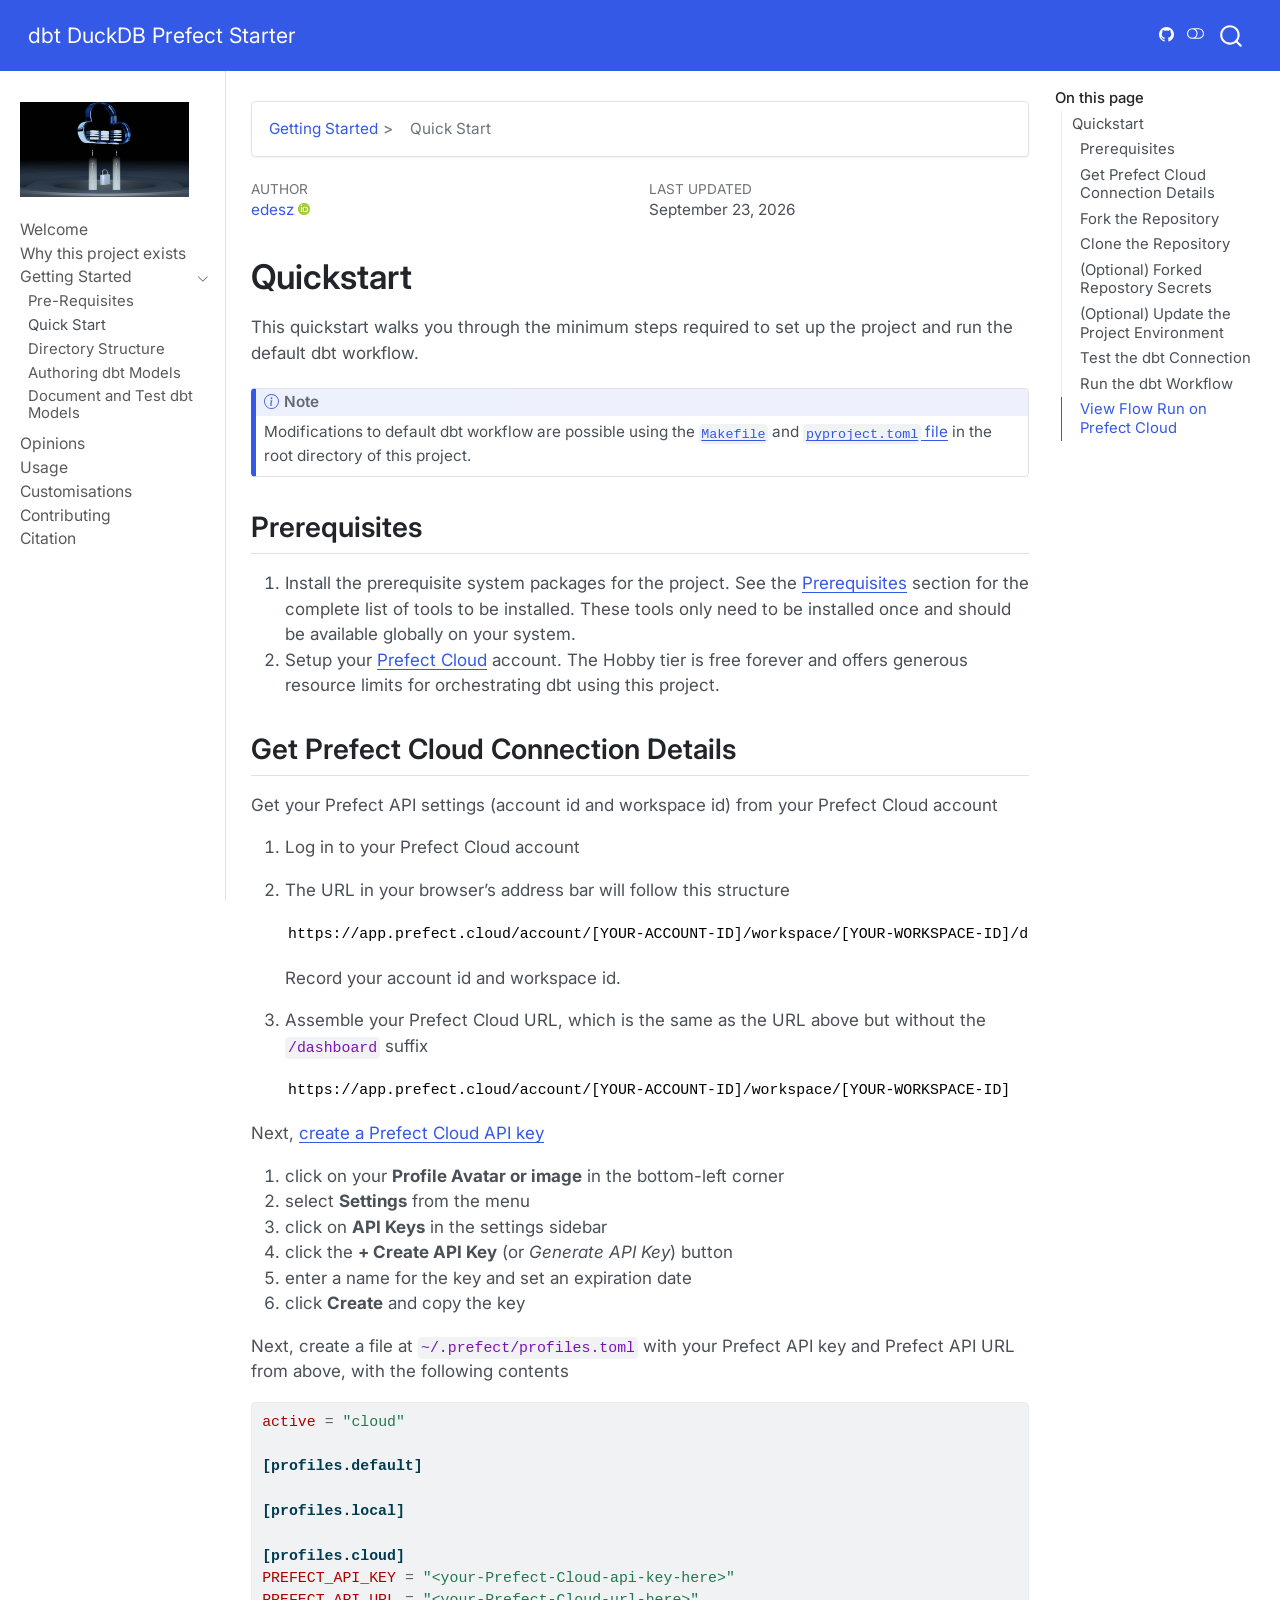
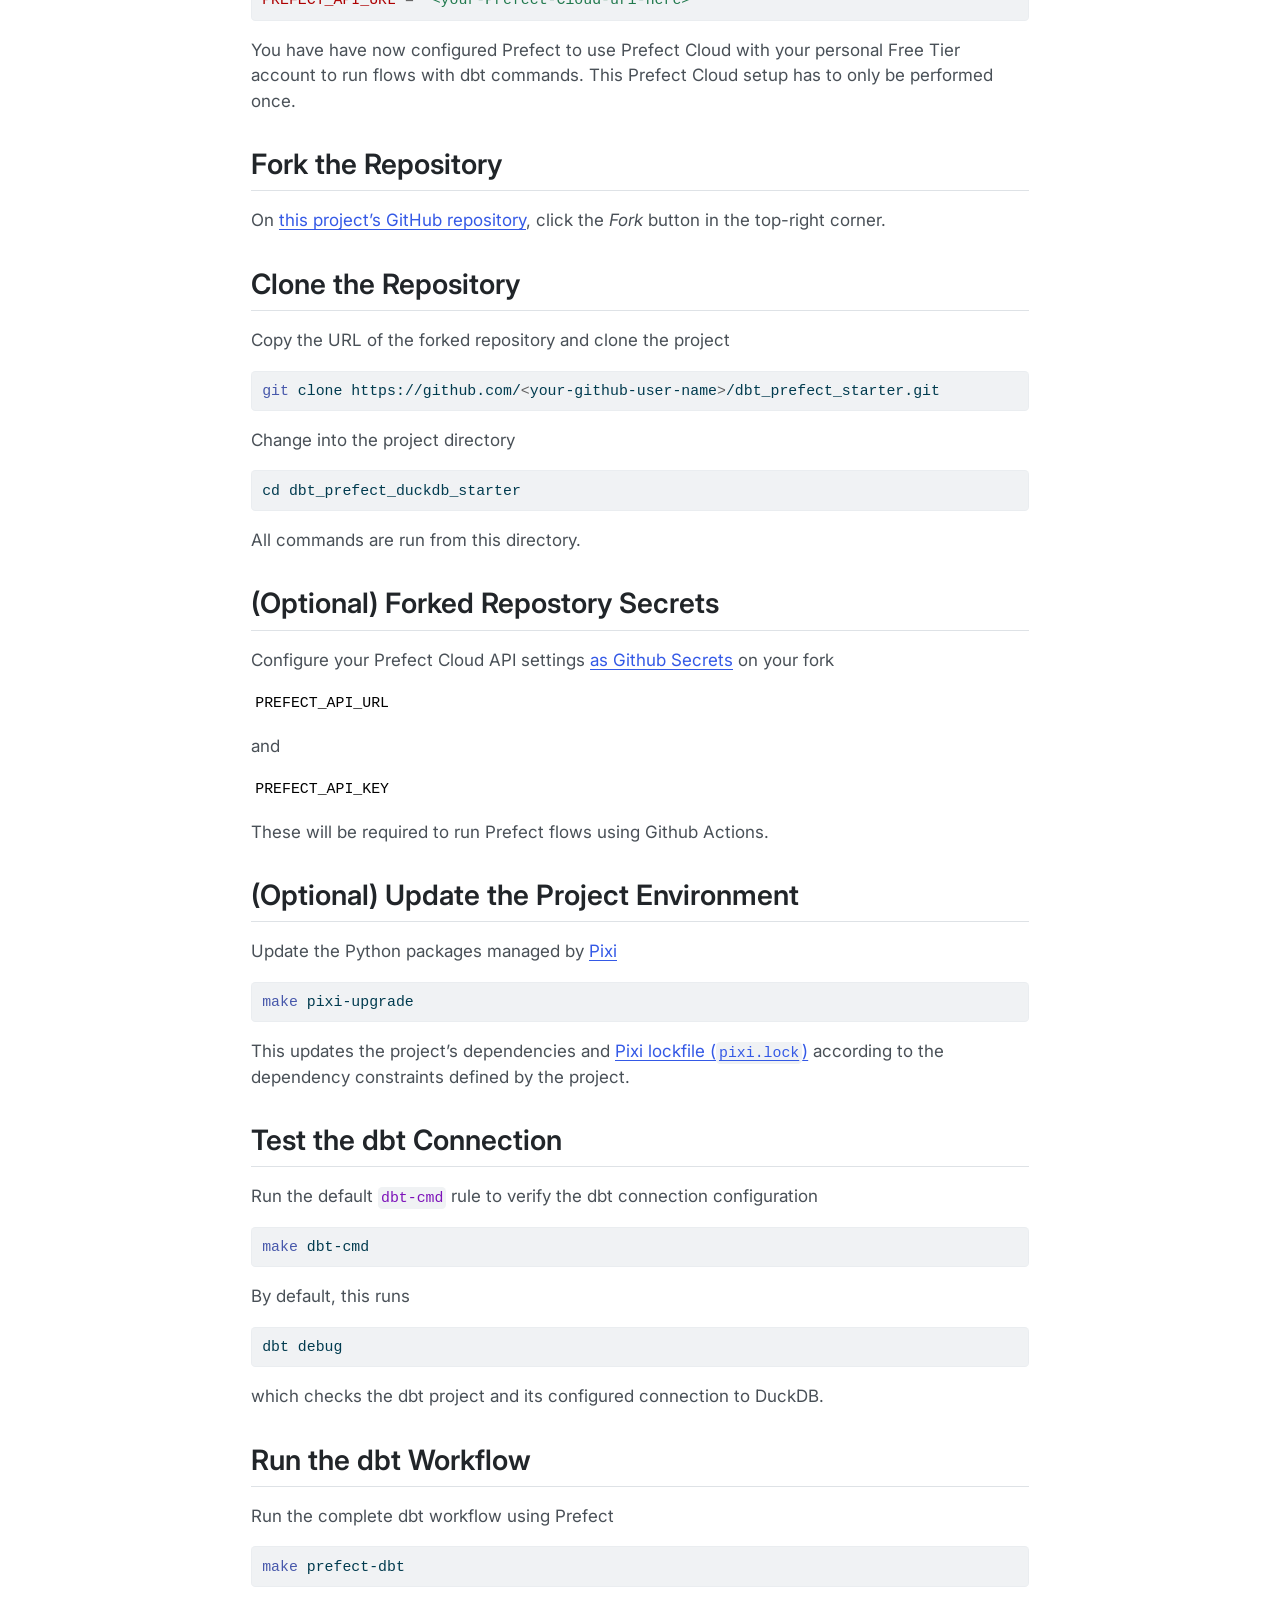
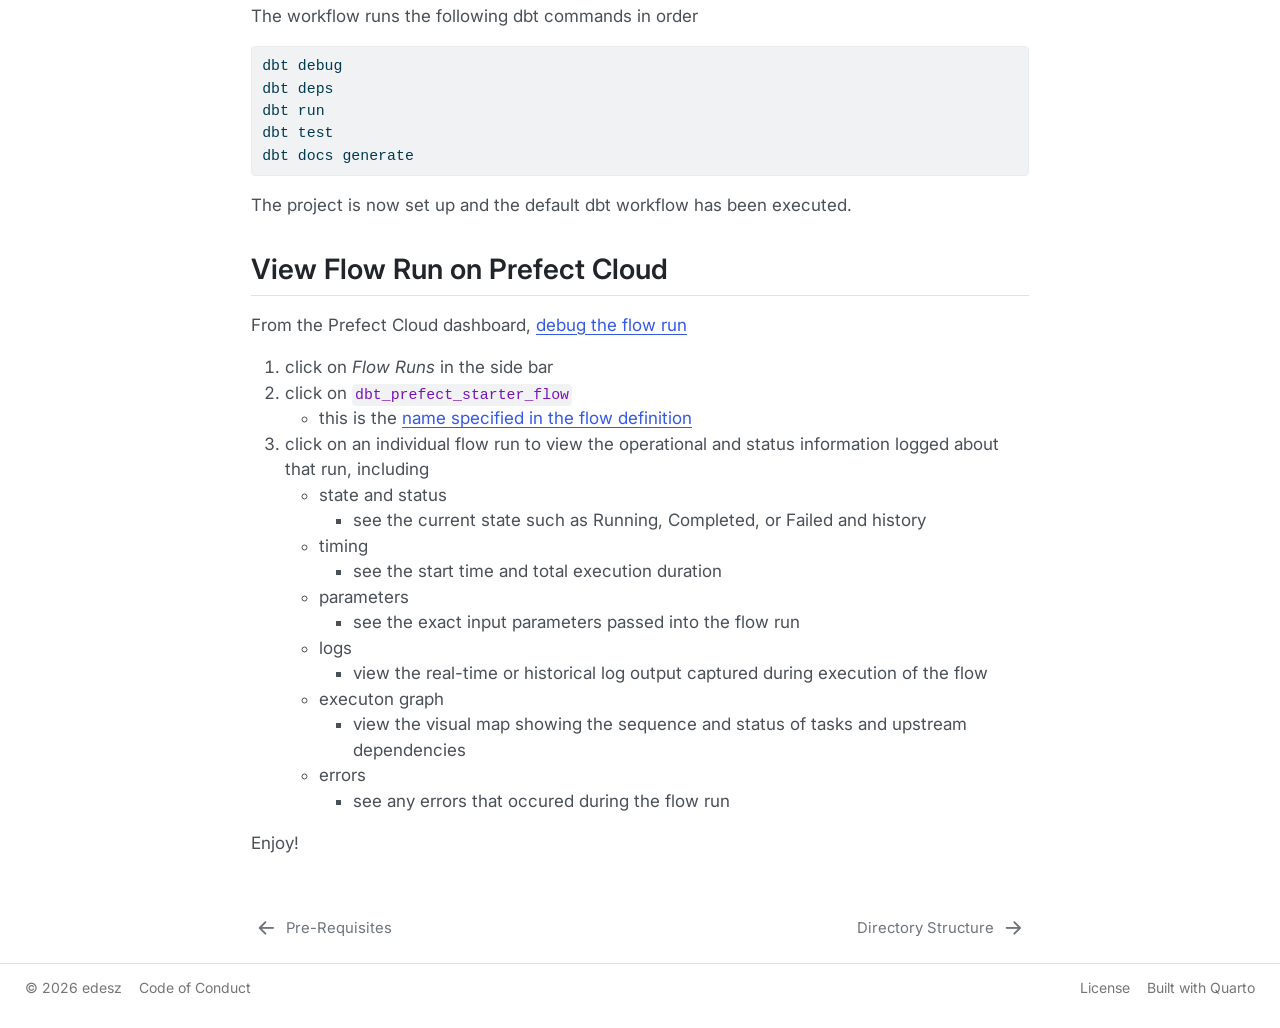
<file: pages/02-quickstart.html>
<!DOCTYPE html>
<html xmlns="http://www.w3.org/1999/xhtml" lang="en" xml:lang="en"><head>

<meta charset="utf-8">
<meta name="generator" content="quarto-1.10.18">

<meta name="viewport" content="width=device-width, initial-scale=1.0, user-scalable=yes">

<meta name="author" content="edesz">
<meta name="dcterms.date" content="2026-09-23">

<title>quickstart – Home</title>
<style>
/* Default styles provided by pandoc.
** See https://pandoc.org/MANUAL.html#variables-for-html for config info.
*/
span.smallcaps{font-variant: small-caps;}
div.columns{display: flex; gap: 1.5em;}
div.column{flex: auto;}
@media screen {
div.columns{gap: min(4vw, 1.5em);}
div.column{overflow-x: auto;}
}
div.hanging-indent{margin-left: 1.5em; text-indent: -1.5em;}
ul.task-list{list-style: none;}
ul.task-list li input[type="checkbox"] {
  width: 0.8em;
  margin: 0 0.8em 0.2em -1em; /* quarto-specific, see https://github.com/quarto-dev/quarto-cli/issues/4556 */ 
  vertical-align: middle;
}
/* CSS for syntax highlighting */
html { -webkit-text-size-adjust: 100%; }
pre > code.sourceCode { white-space: pre; position: relative; }
pre > code.sourceCode > span { display: inline-block; line-height: 1.25; }
pre > code.sourceCode > span:empty { height: 1.2em; }
.sourceCode { overflow: visible; }
code.sourceCode > span { color: inherit; text-decoration: inherit; }
div.sourceCode { margin: 1em 0; }
pre.sourceCode { margin: 0; }
@media screen {
div.sourceCode { overflow: auto; }
}
@media print {
pre > code.sourceCode { white-space: pre-wrap; }
pre > code.sourceCode > span { text-indent: -5em; padding-left: 5em; }
}
pre.numberSource code
  { counter-reset: source-line 0; }
pre.numberSource code > span
  { position: relative; left: -4em; counter-increment: source-line; }
pre.numberSource code > span > a:first-child::before
  { content: counter(source-line);
    position: relative; left: -1em; text-align: right; vertical-align: baseline;
    border: none; display: inline-block;
    -webkit-touch-callout: none; -webkit-user-select: none;
    -khtml-user-select: none; -moz-user-select: none;
    -ms-user-select: none; user-select: none;
    padding: 0 4px; width: 4em;
  }
pre.numberSource { margin-left: 3em;  padding-left: 4px; }
div.sourceCode
  {   }
@media screen {
pre > code.sourceCode > span > a:first-child::before { text-decoration: underline; }
}
</style>


<script src="../site_libs/quarto-nav/quarto-nav.js"></script>
<script src="../site_libs/clipboard/clipboard.min.js"></script>
<script src="../site_libs/quarto-search/autocomplete.umd.js"></script>
<script src="../site_libs/quarto-search/fuse.min.js"></script>
<script src="../site_libs/quarto-search/quarto-search.js"></script>
<meta name="quarto:offset" content="../">
<link href="../pages/03-directory-structure.html" rel="next">
<link href="../pages/01-pre-requisites.html" rel="prev">
<script src="../site_libs/quarto-html/quarto.js" type="module"></script>
<script src="../site_libs/quarto-html/tabsets/tabsets.js" type="module"></script>
<script src="../site_libs/quarto-html/popper.min.js"></script>
<script src="../site_libs/quarto-html/tippy.umd.min.js"></script>
<script src="../site_libs/quarto-html/anchor.min.js"></script>
<link href="../site_libs/quarto-html/tippy.css" rel="stylesheet">
<link href="../site_libs/quarto-html/quarto-syntax-highlighting-64a204ab8560d761af7679ceaba22944.css" rel="stylesheet" class="quarto-color-scheme" id="quarto-text-highlighting-styles">
<link href="../site_libs/quarto-html/quarto-syntax-highlighting-dark-b85bc7c33db8c58e0ec93c3465666fed.css" rel="stylesheet" class="quarto-color-scheme quarto-color-alternate" id="quarto-text-highlighting-styles">
<link href="../site_libs/quarto-html/quarto-syntax-highlighting-64a204ab8560d761af7679ceaba22944.css" rel="stylesheet" class="quarto-color-scheme-extra" id="quarto-text-highlighting-styles">
<script src="../site_libs/bootstrap/bootstrap.min.js"></script>
<link href="../site_libs/bootstrap/bootstrap-icons.css" rel="stylesheet">
<link href="../site_libs/bootstrap/bootstrap-22062396c02206f950f1688f176c8091.min.css" rel="stylesheet" append-hash="true" class="quarto-color-scheme" id="quarto-bootstrap" data-mode="light">
<link href="../site_libs/bootstrap/bootstrap-dark-3c96a0003a5aa01396021df662c99690.min.css" rel="stylesheet" append-hash="true" class="quarto-color-scheme quarto-color-alternate" id="quarto-bootstrap" data-mode="dark">
<link href="../site_libs/bootstrap/bootstrap-22062396c02206f950f1688f176c8091.min.css" rel="stylesheet" append-hash="true" class="quarto-color-scheme-extra" id="quarto-bootstrap" data-mode="light">
<script id="quarto-search-options" type="application/json">{
  "location": "navbar",
  "copy-button": false,
  "collapse-after": 3,
  "panel-placement": "end",
  "type": "overlay",
  "limit": 50,
  "keyboard-shortcut": [
    "f",
    "/",
    "s"
  ],
  "show-item-context": false,
  "language": {
    "search-no-results-text": "No results",
    "search-matching-documents-text": "matching documents",
    "search-copy-link-title": "Copy link to search",
    "search-hide-matches-text": "Hide additional matches",
    "search-more-match-text": "more match in this document",
    "search-more-matches-text": "more matches in this document",
    "search-clear-button-title": "Clear",
    "search-text-placeholder": "",
    "search-detached-cancel-button-title": "Cancel",
    "search-submit-button-title": "Submit",
    "search-label": "Search"
  }
}</script>
<style>html{ scroll-behavior: smooth; }</style>


<meta property="og:title" content="Home">
<meta property="og:description" content="">
<meta property="og:image" content="https://edesz.github.io/dbt-prefect-starter-docs/pages/[data-uri]">
<meta property="og:site_name" content="Home">
<meta property="og:image:alt" content="">
</head>

<body class="nav-sidebar docked nav-fixed quarto-light"><script id="quarto-html-before-body" type="application/javascript">
    const toggleBodyColorMode = (bsSheetEl) => {
      const mode = bsSheetEl.getAttribute("data-mode");
      const bodyEl = window.document.querySelector("body");
      if (mode === "dark") {
        bodyEl.classList.add("quarto-dark");
        bodyEl.classList.remove("quarto-light");
      } else {
        bodyEl.classList.add("quarto-light");
        bodyEl.classList.remove("quarto-dark");
      }
    }
    const toggleBodyColorPrimary = () => {
      const bsSheetEl = window.document.querySelector("link#quarto-bootstrap:not([rel=disabled-stylesheet])");
      if (bsSheetEl) {
        toggleBodyColorMode(bsSheetEl);
      }
    }
    const setColorSchemeToggle = (alternate) => {
      const toggles = window.document.querySelectorAll('.quarto-color-scheme-toggle');
      for (let i=0; i < toggles.length; i++) {
        const toggle = toggles[i];
        if (toggle) {
          if (alternate) {
            toggle.classList.add("alternate");
          } else {
            toggle.classList.remove("alternate");
          }
        }
      }
    };
    const toggleColorMode = (alternate) => {
      // Switch the stylesheets
      const primaryStylesheets = window.document.querySelectorAll('link.quarto-color-scheme:not(.quarto-color-alternate)');
      const alternateStylesheets = window.document.querySelectorAll('link.quarto-color-scheme.quarto-color-alternate');
      manageTransitions('#quarto-margin-sidebar .nav-link', false);
      if (alternate) {
        // note: dark is layered on light, we don't disable primary!
        enableStylesheet(alternateStylesheets);
        for (const sheetNode of alternateStylesheets) {
          if (sheetNode.id === "quarto-bootstrap") {
            toggleBodyColorMode(sheetNode);
          }
        }
      } else {
        disableStylesheet(alternateStylesheets);
        enableStylesheet(primaryStylesheets)
        toggleBodyColorPrimary();
      }
      manageTransitions('#quarto-margin-sidebar .nav-link', true);
      // Switch the toggles
      setColorSchemeToggle(alternate)
      // Hack to workaround the fact that safari doesn't
      // properly recolor the scrollbar when toggling (#1455)
      if (navigator.userAgent.indexOf('Safari') > 0 && navigator.userAgent.indexOf('Chrome') == -1) {
        manageTransitions("body", false);
        window.scrollTo(0, 1);
        setTimeout(() => {
          window.scrollTo(0, 0);
          manageTransitions("body", true);
        }, 40);
      }
    }
    const disableStylesheet = (stylesheets) => {
      for (let i=0; i < stylesheets.length; i++) {
        const stylesheet = stylesheets[i];
        stylesheet.rel = 'disabled-stylesheet';
      }
    }
    const enableStylesheet = (stylesheets) => {
      for (let i=0; i < stylesheets.length; i++) {
        const stylesheet = stylesheets[i];
        if(stylesheet.rel !== 'stylesheet') { // for Chrome, which will still FOUC without this check
          stylesheet.rel = 'stylesheet';
        }
      }
    }
    const manageTransitions = (selector, allowTransitions) => {
      const els = window.document.querySelectorAll(selector);
      for (let i=0; i < els.length; i++) {
        const el = els[i];
        if (allowTransitions) {
          el.classList.remove('notransition');
        } else {
          el.classList.add('notransition');
        }
      }
    }
    const isFileUrl = () => {
      return window.location.protocol === 'file:';
    }
    const hasAlternateSentinel = () => {
      let styleSentinel = getColorSchemeSentinel();
      if (styleSentinel !== null) {
        return styleSentinel === "alternate";
      } else {
        return false;
      }
    }
    const setStyleSentinel = (alternate) => {
      const value = alternate ? "alternate" : "default";
      if (!isFileUrl()) {
        window.localStorage.setItem("quarto-color-scheme", value);
      } else {
        localAlternateSentinel = value;
      }
    }
    const getColorSchemeSentinel = () => {
      if (!isFileUrl()) {
        const storageValue = window.localStorage.getItem("quarto-color-scheme");
        return storageValue != null ? storageValue : localAlternateSentinel;
      } else {
        return localAlternateSentinel;
      }
    }
    const toggleGiscusIfUsed = (isAlternate, darkModeDefault) => {
      const baseTheme = document.querySelector('#giscus-base-theme')?.value ?? 'light';
      const alternateTheme = document.querySelector('#giscus-alt-theme')?.value ?? 'dark';
      let newTheme = '';
      if(authorPrefersDark) {
        newTheme = isAlternate ? baseTheme : alternateTheme;
      } else {
        newTheme = isAlternate ? alternateTheme : baseTheme;
      }
      const changeGiscusTheme = () => {
        // From: https://github.com/giscus/giscus/issues/336
        const sendMessage = (message) => {
          const iframe = document.querySelector('iframe.giscus-frame');
          if (!iframe) return;
          iframe.contentWindow.postMessage({ giscus: message }, 'https://giscus.app');
        }
        sendMessage({
          setConfig: {
            theme: newTheme
          }
        });
      }
      const isGiscussLoaded = window.document.querySelector('iframe.giscus-frame') !== null;
      if (isGiscussLoaded) {
        changeGiscusTheme();
      }
    };
    const authorPrefersDark = false;
    const darkModeDefault = authorPrefersDark;
      document.querySelector('link#quarto-text-highlighting-styles.quarto-color-scheme-extra').rel = 'disabled-stylesheet';
      document.querySelector('link#quarto-bootstrap.quarto-color-scheme-extra').rel = 'disabled-stylesheet';
    let localAlternateSentinel = darkModeDefault ? 'alternate' : 'default';
    // Dark / light mode switch
    window.quartoToggleColorScheme = () => {
      // Read the current dark / light value
      let toAlternate = !hasAlternateSentinel();
      toggleColorMode(toAlternate);
      setStyleSentinel(toAlternate);
      toggleGiscusIfUsed(toAlternate, darkModeDefault);
      window.dispatchEvent(new Event('resize'));
    };
    // Switch to dark mode if need be
    if (hasAlternateSentinel()) {
      toggleColorMode(true);
    } else {
      toggleColorMode(false);
    }
  </script>

<div id="quarto-search-results"></div>
  <header id="quarto-header" class="headroom fixed-top">
    <nav class="navbar navbar-expand-lg " data-bs-theme="dark">
      <div class="navbar-container container-fluid">
      <div class="navbar-brand-container mx-auto">
    <a class="navbar-brand" href="../index.html">
    <span class="navbar-title">dbt DuckDB Prefect Starter</span>
    </a>
  </div>
        <div class="quarto-navbar-tools tools-end">
    <a href="https://github.com/edesz/dbt_prefect_duckdb_starter" title="" class="quarto-navigation-tool px-1" aria-label="" target="_blank"><i class="bi bi-github"></i></a>
  <a href="" class="quarto-color-scheme-toggle quarto-navigation-tool  px-1" onclick="window.quartoToggleColorScheme(); return false;" title="Toggle dark mode"><i class="bi"></i></a>
</div>
          <div id="quarto-search" class="" title="Search"></div>
      </div> <!-- /container-fluid -->
    </nav>
  <nav class="quarto-secondary-nav">
    <div class="container-fluid d-flex">
      <button type="button" class="quarto-btn-toggle btn" data-bs-toggle="collapse" role="button" data-bs-target=".quarto-sidebar-collapse-item" aria-controls="quarto-sidebar" aria-expanded="false" aria-label="Toggle sidebar navigation" onclick="if (window.quartoToggleHeadroom) { window.quartoToggleHeadroom(); }">
        <i class="bi bi-layout-text-sidebar-reverse"></i>
      </button>
        <nav class="quarto-page-breadcrumbs" aria-label="breadcrumb"><ol class="breadcrumb"><li class="breadcrumb-item"><a href="../pages/01-pre-requisites.html">Getting Started</a></li><li class="breadcrumb-item"><a href="../pages/02-quickstart.html">Quick Start</a></li></ol></nav>
        <a class="flex-grow-1" role="navigation" data-bs-toggle="collapse" data-bs-target=".quarto-sidebar-collapse-item" aria-controls="quarto-sidebar" aria-expanded="false" aria-label="Toggle sidebar navigation" onclick="if (window.quartoToggleHeadroom) { window.quartoToggleHeadroom(); }">      
        </a>
    </div>
  </nav>
</header>
<!-- content -->
<div id="quarto-content" class="quarto-container page-columns page-rows-contents page-layout-article page-navbar">
<!-- sidebar -->
  <nav id="quarto-sidebar" class="sidebar collapse collapse-horizontal quarto-sidebar-collapse-item sidebar-navigation docked overflow-auto">
    <div class="pt-lg-2 mt-2 text-left sidebar-header sidebar-header-stacked">
      <a href="../index.html" class="sidebar-logo-link">
      <img src="../pages/images/growtika-8zB4P0eafrs-unsplash.jpg" alt="dbt Starter Image" class="sidebar-logo light-content py-0 d-lg-inline d-none">
      <img src="../pages/images/growtika-8zB4P0eafrs-unsplash.jpg" alt="dbt Starter Image" class="sidebar-logo dark-content py-0 d-lg-inline d-none">
      </a>
      </div>
    <div class="sidebar-menu-container"> 
    <ul class="list-unstyled mt-1">
        <li class="sidebar-item">
  <div class="sidebar-item-container"> 
  <a href="../index.html" class="sidebar-item-text sidebar-link">
 <span class="menu-text">Welcome</span></a>
  </div>
</li>
        <li class="sidebar-item">
  <div class="sidebar-item-container"> 
  <a href="../pages/06-motivation.html" class="sidebar-item-text sidebar-link">
 <span class="menu-text">Why this project exists</span></a>
  </div>
</li>
        <li class="sidebar-item sidebar-item-section">
      <div class="sidebar-item-container"> 
            <a class="sidebar-item-text sidebar-link text-start" data-bs-toggle="collapse" data-bs-target="#quarto-sidebar-section-1" role="navigation" aria-expanded="true">
 <span class="menu-text">Getting Started</span></a>
          <a class="sidebar-item-toggle text-start" data-bs-toggle="collapse" data-bs-target="#quarto-sidebar-section-1" role="navigation" aria-expanded="true" aria-label="Toggle section">
            <i class="bi bi-chevron-right ms-2"></i>
          </a> 
      </div>
      <ul id="quarto-sidebar-section-1" class="collapse list-unstyled sidebar-section depth1 show">  
          <li class="sidebar-item">
  <div class="sidebar-item-container"> 
  <a href="../pages/01-pre-requisites.html" class="sidebar-item-text sidebar-link">
 <span class="menu-text">Pre-Requisites</span></a>
  </div>
</li>
          <li class="sidebar-item">
  <div class="sidebar-item-container"> 
  <a href="../pages/02-quickstart.html" class="sidebar-item-text sidebar-link active">
 <span class="menu-text">Quick Start</span></a>
  </div>
</li>
          <li class="sidebar-item">
  <div class="sidebar-item-container"> 
  <a href="../pages/03-directory-structure.html" class="sidebar-item-text sidebar-link">
 <span class="menu-text">Directory Structure</span></a>
  </div>
</li>
          <li class="sidebar-item">
  <div class="sidebar-item-container"> 
  <a href="../pages/04-authoring-dbt-models.html" class="sidebar-item-text sidebar-link">
 <span class="menu-text">Authoring dbt Models</span></a>
  </div>
</li>
          <li class="sidebar-item">
  <div class="sidebar-item-container"> 
  <a href="../pages/05-document-and-test-models.html" class="sidebar-item-text sidebar-link">
 <span class="menu-text">Document and Test dbt Models</span></a>
  </div>
</li>
      </ul>
  </li>
        <li class="sidebar-item">
  <div class="sidebar-item-container"> 
  <a href="../pages/07-opinions.html" class="sidebar-item-text sidebar-link">
 <span class="menu-text">Opinions</span></a>
  </div>
</li>
        <li class="sidebar-item">
  <div class="sidebar-item-container"> 
  <a href="../pages/08-usage.html" class="sidebar-item-text sidebar-link">
 <span class="menu-text">Usage</span></a>
  </div>
</li>
        <li class="sidebar-item">
  <div class="sidebar-item-container"> 
  <a href="../pages/09-customisations.html" class="sidebar-item-text sidebar-link">
 <span class="menu-text">Customisations</span></a>
  </div>
</li>
        <li class="sidebar-item">
  <div class="sidebar-item-container"> 
  <a href="../pages/10-contributing.html" class="sidebar-item-text sidebar-link">
 <span class="menu-text">Contributing</span></a>
  </div>
</li>
        <li class="sidebar-item">
  <div class="sidebar-item-container"> 
  <a href="../pages/11-citation.html" class="sidebar-item-text sidebar-link">
 <span class="menu-text">Citation</span></a>
  </div>
</li>
    </ul>
    </div>
</nav>
<div id="quarto-sidebar-glass" class="quarto-sidebar-collapse-item" data-bs-toggle="collapse" data-bs-target=".quarto-sidebar-collapse-item"></div>
<!-- margin-sidebar -->
    <div id="quarto-margin-sidebar" class="sidebar margin-sidebar">
        <nav id="TOC" role="doc-toc" class="toc-active" data-toc-expanded="99">
    <h2 id="toc-title">On this page</h2>
   
  <ul>
  <li><a href="#quickstart" id="toc-quickstart" class="nav-link active" data-scroll-target="#quickstart">Quickstart</a>
  <ul>
  <li><a href="#pre-requisites" id="toc-pre-requisites" class="nav-link" data-scroll-target="#pre-requisites">Prerequisites</a></li>
  <li><a href="#prefect-cloud-connection-details" id="toc-prefect-cloud-connection-details" class="nav-link" data-scroll-target="#prefect-cloud-connection-details">Get Prefect Cloud Connection Details</a></li>
  <li><a href="#fork-the-repository" id="toc-fork-the-repository" class="nav-link" data-scroll-target="#fork-the-repository">Fork the Repository</a></li>
  <li><a href="#clone-the-repository" id="toc-clone-the-repository" class="nav-link" data-scroll-target="#clone-the-repository">Clone the Repository</a></li>
  <li><a href="#forked-repository-secrets" id="toc-forked-repository-secrets" class="nav-link" data-scroll-target="#forked-repository-secrets">(Optional) Forked Repostory Secrets</a></li>
  <li><a href="#optional-update-the-project-environment" id="toc-optional-update-the-project-environment" class="nav-link" data-scroll-target="#optional-update-the-project-environment">(Optional) Update the Project Environment</a></li>
  <li><a href="#test-the-dbt-connection" id="toc-test-the-dbt-connection" class="nav-link" data-scroll-target="#test-the-dbt-connection">Test the dbt Connection</a></li>
  <li><a href="#run-the-dbt-workflow" id="toc-run-the-dbt-workflow" class="nav-link" data-scroll-target="#run-the-dbt-workflow">Run the dbt Workflow</a></li>
  <li><a href="#view-flow-run-on-prefect-cloud" id="toc-view-flow-run-on-prefect-cloud" class="nav-link" data-scroll-target="#view-flow-run-on-prefect-cloud">View Flow Run on Prefect Cloud</a></li>
  </ul></li>
  </ul>
</nav>
    </div>
<!-- main -->
<main class="content" id="quarto-document-content">


<header id="title-block-header" class="quarto-title-block default"><nav class="quarto-page-breadcrumbs quarto-title-breadcrumbs d-none d-lg-block" aria-label="breadcrumb"><ol class="breadcrumb"><li class="breadcrumb-item"><a href="../pages/01-pre-requisites.html">Getting Started</a></li><li class="breadcrumb-item"><a href="../pages/02-quickstart.html">Quick Start</a></li></ol></nav>
<div class="quarto-title">
</div>



<div class="quarto-title-meta">

    <div>
    <div class="quarto-title-meta-heading">Author</div>
    <div class="quarto-title-meta-contents">
             <p><a href="https://github.com/edesz">edesz</a> <a href="https://orcid.org/0000-0001-9039-5496" class="quarto-title-author-orcid" aria-label="ORCID profile for edesz"> <img alt="" src="[data-uri]"></a></p>
          </div>
  </div>
    
    <div>
    <div class="quarto-title-meta-heading">Last Updated</div>
    <div class="quarto-title-meta-contents">
      <p class="date">September 23, 2026</p>
    </div>
  </div>
  
    
  </div>
  


</header>


<h1 id="quickstart">Quickstart</h1>
<p>This quickstart walks you through the minimum steps required to set up the project and run the default dbt workflow.</p>
<div class="callout callout-style-default callout-note callout-titled">
<div class="callout-header d-flex align-content-center">
<div class="callout-icon-container">
<i class="callout-icon"></i>
</div>
<div class="callout-title-container flex-fill">
Note
</div>
</div>
<div class="callout-body-container callout-body">
<p>Modifications to default dbt workflow are possible using the <a href="../pages/08-usage.html#run-pixi-tasks-with-make"><code>Makefile</code></a> and <a href="../pages/08-usage.html#about-python-virtual-environments"><code>pyproject.toml</code> file</a> in the root directory of this project.</p>
</div>
</div>
<h2 id="pre-requisites" class="anchored">Prerequisites</h2>
<ol type="1">
<li>Install the prerequisite system packages for the project. See the <a href="../pages/01-pre-requisites.html">Prerequisites</a> section for the complete list of tools to be installed. These tools only need to be installed once and should be available globally on your system.</li>
<li>Setup your <a href="https://www.prefect.io/prefect/cloud#main">Prefect Cloud</a> account. The Hobby tier is free forever and offers generous resource limits for orchestrating dbt using this project.</li>
</ol>
<h2 id="prefect-cloud-connection-details" class="anchored">Get Prefect Cloud Connection Details</h2>
<p>Get your Prefect API settings (account id and workspace id) from your Prefect Cloud account</p>
<ol type="1">
<li><p>Log in to your Prefect Cloud account</p></li>
<li><p>The URL in your browser’s address bar will follow this structure</p>
<pre class="text"><code>https://app.prefect.cloud/account/[YOUR-ACCOUNT-ID]/workspace/[YOUR-WORKSPACE-ID]/dashboard</code></pre>
<p>Record your account id and workspace id.</p></li>
<li><p>Assemble your Prefect Cloud URL, which is the same as the URL above but without the <code>/dashboard</code> suffix</p>
<pre class="text"><code>https://app.prefect.cloud/account/[YOUR-ACCOUNT-ID]/workspace/[YOUR-WORKSPACE-ID]</code></pre></li>
</ol>
<p>Next, <a href="https://docs.prefect.io/v3/how-to-guides/cloud/manage-users/api-keys#create-an-api-key">create a Prefect Cloud API key</a></p>
<ol type="1">
<li>click on your <strong>Profile Avatar or image</strong> in the bottom-left corner</li>
<li>select <strong>Settings</strong> from the menu</li>
<li>click on <strong>API Keys</strong> in the settings sidebar</li>
<li>click the <strong>+ Create API Key</strong> (or <em>Generate API Key</em>) button</li>
<li>enter a name for the key and set an expiration date</li>
<li>click <strong>Create</strong> and copy the key</li>
</ol>
<p>Next, create a file at <code>~/.prefect/profiles.toml</code> with your Prefect API key and Prefect API URL from above, with the following contents</p>
<div class="code-copy-outer-scaffold"><div class="sourceCode" id="cb3"><pre class="sourceCode toml code-with-copy"><code class="sourceCode toml"><span id="cb3-1"><a href="#cb3-1" aria-hidden="true" tabindex="-1"></a><span class="dt">active</span> <span class="op">=</span> <span class="st">"cloud"</span></span>
<span id="cb3-2"><a href="#cb3-2" aria-hidden="true" tabindex="-1"></a></span>
<span id="cb3-3"><a href="#cb3-3" aria-hidden="true" tabindex="-1"></a><span class="kw">[profiles.default]</span></span>
<span id="cb3-4"><a href="#cb3-4" aria-hidden="true" tabindex="-1"></a></span>
<span id="cb3-5"><a href="#cb3-5" aria-hidden="true" tabindex="-1"></a><span class="kw">[profiles.local]</span></span>
<span id="cb3-6"><a href="#cb3-6" aria-hidden="true" tabindex="-1"></a></span>
<span id="cb3-7"><a href="#cb3-7" aria-hidden="true" tabindex="-1"></a><span class="kw">[profiles.cloud]</span></span>
<span id="cb3-8"><a href="#cb3-8" aria-hidden="true" tabindex="-1"></a><span class="dt">PREFECT_API_KEY</span> <span class="op">=</span> <span class="st">"&lt;your-Prefect-Cloud-api-key-here&gt;"</span></span>
<span id="cb3-9"><a href="#cb3-9" aria-hidden="true" tabindex="-1"></a><span class="dt">PREFECT_API_URL</span> <span class="op">=</span> <span class="st">"&lt;your-Prefect-Cloud-url-here&gt;"</span></span></code></pre></div><button title="Copy to Clipboard" class="code-copy-button"><i class="bi"></i></button></div>
<p>You have have now configured Prefect to use Prefect Cloud with your personal Free Tier account to run flows with dbt commands. This Prefect Cloud setup has to only be performed once.</p>
<h2 id="fork-the-repository" class="anchored">Fork the Repository</h2>
<p>On <a href="https://github.com/edesz/dbt_prefect_starter">this project’s GitHub repository</a>, click the <em>Fork</em> button in the top-right corner.</p>
<h2 id="clone-the-repository" class="anchored">Clone the Repository</h2>
<p>Copy the URL of the forked repository and clone the project</p>
<div class="code-copy-outer-scaffold"><div class="sourceCode" id="cb4"><pre class="sourceCode bash code-with-copy"><code class="sourceCode bash"><span id="cb4-1"><a href="#cb4-1" aria-hidden="true" tabindex="-1"></a><span class="fu">git</span> clone https://github.com/<span class="op">&lt;</span>your-github-user-name<span class="op">&gt;</span>/dbt_prefect_starter.git</span></code></pre></div><button title="Copy to Clipboard" class="code-copy-button"><i class="bi"></i></button></div>
<p>Change into the project directory</p>
<div class="code-copy-outer-scaffold"><div class="sourceCode" id="cb5"><pre class="sourceCode bash code-with-copy"><code class="sourceCode bash"><span id="cb5-1"><a href="#cb5-1" aria-hidden="true" tabindex="-1"></a><span class="bu">cd</span> dbt_prefect_duckdb_starter</span></code></pre></div><button title="Copy to Clipboard" class="code-copy-button"><i class="bi"></i></button></div>
<p>All commands are run from this directory.</p>
<h2 id="forked-repository-secrets" class="anchored">(Optional) Forked Repostory Secrets</h2>
<p>Configure your Prefect Cloud API settings <a href="https://docs.github.com/en/actions/how-tos/write-workflows/choose-what-workflows-do/use-secrets#creating-secrets-for-a-repository">as Github Secrets</a> on your fork</p>
<pre class="text"><code>PREFECT_API_URL</code></pre>
<p>and</p>
<pre class="text"><code>PREFECT_API_KEY</code></pre>
<p>These will be required to run Prefect flows using Github Actions.</p>
<h2 id="optional-update-the-project-environment" class="anchored">(Optional) Update the Project Environment</h2>
<p>Update the Python packages managed by <a href="https://pixi.prefix.dev/latest/">Pixi</a></p>
<div class="code-copy-outer-scaffold"><div class="sourceCode" id="cb8"><pre class="sourceCode bash code-with-copy"><code class="sourceCode bash"><span id="cb8-1"><a href="#cb8-1" aria-hidden="true" tabindex="-1"></a><span class="fu">make</span> pixi-upgrade</span></code></pre></div><button title="Copy to Clipboard" class="code-copy-button"><i class="bi"></i></button></div>
<p>This updates the project’s dependencies and <a href="https://pixi.prefix.dev/latest/workspace/lock_file/">Pixi lockfile (<code>pixi.lock</code>)</a> according to the dependency constraints defined by the project.</p>
<h2 id="test-the-dbt-connection" class="anchored">Test the dbt Connection</h2>
<p>Run the default <code>dbt-cmd</code> rule to verify the dbt connection configuration</p>
<div class="code-copy-outer-scaffold"><div class="sourceCode" id="cb9"><pre class="sourceCode bash code-with-copy"><code class="sourceCode bash"><span id="cb9-1"><a href="#cb9-1" aria-hidden="true" tabindex="-1"></a><span class="fu">make</span> dbt-cmd</span></code></pre></div><button title="Copy to Clipboard" class="code-copy-button"><i class="bi"></i></button></div>
<p>By default, this runs</p>
<div class="code-copy-outer-scaffold"><div class="sourceCode" id="cb10"><pre class="sourceCode bash code-with-copy"><code class="sourceCode bash"><span id="cb10-1"><a href="#cb10-1" aria-hidden="true" tabindex="-1"></a><span class="ex">dbt</span> debug</span></code></pre></div><button title="Copy to Clipboard" class="code-copy-button"><i class="bi"></i></button></div>
<p>which checks the dbt project and its configured connection to DuckDB.</p>
<h2 id="run-the-dbt-workflow" class="anchored">Run the dbt Workflow</h2>
<p>Run the complete dbt workflow using Prefect</p>
<div class="code-copy-outer-scaffold"><div class="sourceCode" id="cb11"><pre class="sourceCode bash code-with-copy"><code class="sourceCode bash"><span id="cb11-1"><a href="#cb11-1" aria-hidden="true" tabindex="-1"></a><span class="fu">make</span> prefect-dbt</span></code></pre></div><button title="Copy to Clipboard" class="code-copy-button"><i class="bi"></i></button></div>
<p>The workflow runs the following dbt commands in order</p>
<div class="code-copy-outer-scaffold"><div class="sourceCode" id="cb12"><pre class="sourceCode bash code-with-copy"><code class="sourceCode bash"><span id="cb12-1"><a href="#cb12-1" aria-hidden="true" tabindex="-1"></a><span class="ex">dbt</span> debug</span>
<span id="cb12-2"><a href="#cb12-2" aria-hidden="true" tabindex="-1"></a><span class="ex">dbt</span> deps</span>
<span id="cb12-3"><a href="#cb12-3" aria-hidden="true" tabindex="-1"></a><span class="ex">dbt</span> run</span>
<span id="cb12-4"><a href="#cb12-4" aria-hidden="true" tabindex="-1"></a><span class="ex">dbt</span> test</span>
<span id="cb12-5"><a href="#cb12-5" aria-hidden="true" tabindex="-1"></a><span class="ex">dbt</span> docs generate</span></code></pre></div><button title="Copy to Clipboard" class="code-copy-button"><i class="bi"></i></button></div>
<p>The project is now set up and the default dbt workflow has been executed.</p>
<h2 id="view-flow-run-on-prefect-cloud" class="anchored">View Flow Run on Prefect Cloud</h2>
<p>From the Prefect Cloud dashboard, <a href="https://linen.prefect.io/t/29388579/ulva73b9p-what-s-the-best-approach-to-debug-my-prefect-flows">debug the flow run</a></p>
<ol type="1">
<li>click on <em>Flow Runs</em> in the side bar</li>
<li>click on <code>dbt_prefect_starter_flow</code>
<ul>
<li>this is the <a href="https://github.com/edesz/dbt_prefect_starter/blob/9764b710d712c9ec0ed88ce98e538613500af0c0/src/prefect_resources.py#L114">name specified in the flow definition</a></li>
</ul></li>
<li>click on an individual flow run to view the operational and status information logged about that run, including
<ul>
<li>state and status
<ul>
<li>see the current state such as Running, Completed, or Failed and history</li>
</ul></li>
<li>timing
<ul>
<li>see the start time and total execution duration</li>
</ul></li>
<li>parameters
<ul>
<li>see the exact input parameters passed into the flow run</li>
</ul></li>
<li>logs
<ul>
<li>view the real-time or historical log output captured during execution of the flow</li>
</ul></li>
<li>executon graph
<ul>
<li>view the visual map showing the sequence and status of tasks and upstream dependencies</li>
</ul></li>
<li>errors
<ul>
<li>see any errors that occured during the flow run</li>
</ul></li>
</ul></li>
</ol>
<p>Enjoy!</p>



<a onclick="window.scrollTo(0, 0); return false;" role="button" id="quarto-back-to-top"><i class="bi bi-arrow-up"></i> Back to top</a></main> <!-- /main -->
<script id="quarto-html-after-body" type="application/javascript">
  window.document.addEventListener("DOMContentLoaded", function (event) {
    // Ensure there is a toggle, if there isn't float one in the top right
    if (window.document.querySelector('.quarto-color-scheme-toggle') === null) {
      const a = window.document.createElement('a');
      a.classList.add('top-right');
      a.classList.add('quarto-color-scheme-toggle');
      a.href = "";
      a.onclick = function() { try { window.quartoToggleColorScheme(); } catch {} return false; };
      const i = window.document.createElement("i");
      i.classList.add('bi');
      a.appendChild(i);
      window.document.body.appendChild(a);
    }
    setColorSchemeToggle(hasAlternateSentinel())
    const icon = "";
    const anchorJS = new window.AnchorJS();
    anchorJS.options = {
      placement: 'right',
      icon: icon
    };
    anchorJS.add('.anchored');
    const isCodeAnnotation = (el) => {
      for (const clz of el.classList) {
        if (clz.startsWith('code-annotation-')) {                     
          return true;
        }
      }
      return false;
    }
    const onCopySuccess = function(e) {
      // button target
      const button = e.trigger;
      // don't keep focus
      button.blur();
      // flash "checked"
      button.classList.add('code-copy-button-checked');
      var currentTitle = button.getAttribute("title");
      button.setAttribute("title", "Copied!");
      let tooltip;
      if (window.bootstrap) {
        button.setAttribute("data-bs-toggle", "tooltip");
        button.setAttribute("data-bs-placement", "left");
        button.setAttribute("data-bs-title", "Copied!");
        tooltip = new bootstrap.Tooltip(button, 
          { trigger: "manual", 
            customClass: "code-copy-button-tooltip",
            offset: [0, -8]});
        tooltip.show();    
      }
      setTimeout(function() {
        if (tooltip) {
          tooltip.hide();
          button.removeAttribute("data-bs-title");
          button.removeAttribute("data-bs-toggle");
          button.removeAttribute("data-bs-placement");
        }
        button.setAttribute("title", currentTitle);
        button.classList.remove('code-copy-button-checked');
      }, 1000);
      // clear code selection
      e.clearSelection();
    }
    const getTextToCopy = function(trigger) {
      const outerScaffold = trigger.parentElement.cloneNode(true);
      const codeEl = outerScaffold.querySelector('code');
      for (const childEl of codeEl.children) {
        if (isCodeAnnotation(childEl)) {
          childEl.remove();
        }
      }
      return codeEl.innerText;
    }
    const clipboard = new window.ClipboardJS('.code-copy-button:not([data-in-quarto-modal])', {
      text: getTextToCopy
    });
    clipboard.on('success', onCopySuccess);
    if (window.document.getElementById('quarto-embedded-source-code-modal')) {
      const clipboardModal = new window.ClipboardJS('.code-copy-button[data-in-quarto-modal]', {
        text: getTextToCopy,
        container: window.document.getElementById('quarto-embedded-source-code-modal')
      });
      clipboardModal.on('success', onCopySuccess);
    }
      var localhostRegex = new RegExp(/^(?:http|https):\/\/localhost\:?[0-9]*\//);
      var mailtoRegex = new RegExp(/^mailto:/);
        var filterRegex = new RegExp("https:\/\/edesz\.github\.io\/dbt-prefect-starter-docs\/");
      var isInternal = (href) => {
          return filterRegex.test(href) || localhostRegex.test(href) || mailtoRegex.test(href);
      }
      // Inspect non-navigation links and adorn them if external
     var links = window.document.querySelectorAll('a[href]:not(.nav-link):not(.navbar-brand):not(.toc-action):not(.sidebar-link):not(.sidebar-item-toggle):not(.pagination-link):not(.no-external):not([aria-hidden]):not(.dropdown-item):not(.quarto-navigation-tool):not(.about-link)');
      for (var i=0; i<links.length; i++) {
        const link = links[i];
        if (!isInternal(link.href)) {
          // undo the damage that might have been done by quarto-nav.js in the case of
          // links that we want to consider external
          if (link.dataset.originalHref !== undefined) {
            link.href = link.dataset.originalHref;
          }
            // target, if specified
            link.setAttribute("target", "_blank");
            if (link.getAttribute("rel") === null) {
              link.setAttribute("rel", "noopener");
            }
        }
      }
    function tippyHover(el, contentFn, onTriggerFn, onUntriggerFn) {
      const config = {
        allowHTML: true,
        maxWidth: 500,
        delay: 100,
        arrow: false,
        appendTo: function(el) {
            return el.parentElement;
        },
        interactive: true,
        interactiveBorder: 10,
        theme: 'quarto',
        placement: 'bottom-start',
      };
      if (contentFn) {
        config.content = contentFn;
      }
      if (onTriggerFn) {
        config.onTrigger = onTriggerFn;
      }
      if (onUntriggerFn) {
        config.onUntrigger = onUntriggerFn;
      }
      window.tippy(el, config); 
    }
    const noterefs = window.document.querySelectorAll('a[role="doc-noteref"]');
    for (var i=0; i<noterefs.length; i++) {
      const ref = noterefs[i];
      tippyHover(ref, function() {
        // use id or data attribute instead here
        let href = ref.getAttribute('data-footnote-href') || ref.getAttribute('href');
        try { href = new URL(href).hash; } catch {}
        const id = href.replace(/^#\/?/, "");
        const note = window.document.getElementById(id);
        if (note) {
          return note.innerHTML;
        } else {
          return "";
        }
      });
    }
    const xrefs = window.document.querySelectorAll('a.quarto-xref');
    const processXRef = (id, note) => {
      // Strip column container classes
      const stripColumnClz = (el) => {
        el.classList.remove("page-full", "page-columns");
        if (el.children) {
          for (const child of el.children) {
            stripColumnClz(child);
          }
        }
      }
      stripColumnClz(note)
      if (id === null || id.startsWith('sec-')) {
        // Special case sections, only their first couple elements
        const container = document.createElement("div");
        if (note.children && note.children.length > 2) {
          container.appendChild(note.children[0].cloneNode(true));
          for (let i = 1; i < note.children.length; i++) {
            const child = note.children[i];
            if (child.tagName === "P" && child.innerText === "") {
              continue;
            } else {
              container.appendChild(child.cloneNode(true));
              break;
            }
          }
          if (window.Quarto?.typesetMath) {
            window.Quarto.typesetMath(container);
          }
          return container.innerHTML
        } else {
          if (window.Quarto?.typesetMath) {
            window.Quarto.typesetMath(note);
          }
          return note.innerHTML;
        }
      } else {
        // Remove any anchor links if they are present
        const anchorLink = note.querySelector('a.anchorjs-link');
        if (anchorLink) {
          anchorLink.remove();
        }
        if (window.Quarto?.typesetMath) {
          window.Quarto.typesetMath(note);
        }
        if (note.classList.contains("callout")) {
          return note.outerHTML;
        } else {
          return note.innerHTML;
        }
      }
    }
    for (var i=0; i<xrefs.length; i++) {
      const xref = xrefs[i];
      tippyHover(xref, undefined, function(instance) {
        instance.disable();
        let url = xref.getAttribute('href');
        let hash = undefined; 
        if (url.startsWith('#')) {
          hash = url;
        } else {
          try { hash = new URL(url).hash; } catch {}
        }
        if (hash) {
          const id = hash.replace(/^#\/?/, "");
          const note = window.document.getElementById(id);
          if (note !== null) {
            try {
              const html = processXRef(id, note.cloneNode(true));
              instance.setContent(html);
            } finally {
              instance.enable();
              instance.show();
            }
          } else {
            // See if we can fetch this
            fetch(url.split('#')[0])
            .then(res => res.text())
            .then(html => {
              const parser = new DOMParser();
              const htmlDoc = parser.parseFromString(html, "text/html");
              const note = htmlDoc.getElementById(id);
              if (note !== null) {
                const html = processXRef(id, note);
                instance.setContent(html);
              } 
            }).finally(() => {
              instance.enable();
              instance.show();
            });
          }
        } else {
          // See if we can fetch a full url (with no hash to target)
          // This is a special case and we should probably do some content thinning / targeting
          fetch(url)
          .then(res => res.text())
          .then(html => {
            const parser = new DOMParser();
            const htmlDoc = parser.parseFromString(html, "text/html");
            const note = htmlDoc.querySelector('main.content');
            if (note !== null) {
              // This should only happen for chapter cross references
              // (since there is no id in the URL)
              // remove the first header
              if (note.children.length > 0 && note.children[0].tagName === "HEADER") {
                note.children[0].remove();
              }
              const html = processXRef(null, note);
              instance.setContent(html);
            } 
          }).finally(() => {
            instance.enable();
            instance.show();
          });
        }
      }, function(instance) {
      });
    }
        let selectedAnnoteEl;
        const selectorForAnnotation = ( cell, annotation) => {
          let cellAttr = 'data-code-cell="' + cell + '"';
          let lineAttr = 'data-code-annotation="' +  annotation + '"';
          const selector = 'span[' + cellAttr + '][' + lineAttr + ']';
          return selector;
        }
        const selectCodeLines = (annoteEl) => {
          const doc = window.document;
          const targetCell = annoteEl.getAttribute("data-target-cell");
          const targetAnnotation = annoteEl.getAttribute("data-target-annotation");
          const annoteSpan = window.document.querySelector(selectorForAnnotation(targetCell, targetAnnotation));
          const lines = annoteSpan.getAttribute("data-code-lines").split(",");
          const lineIds = lines.map((line) => {
            return targetCell + "-" + line;
          })
          let top = null;
          let height = null;
          let parent = null;
          if (lineIds.length > 0) {
              //compute the position of the single el (top and bottom and make a div)
              const el = window.document.getElementById(lineIds[0]);
              top = el.offsetTop;
              height = el.offsetHeight;
              parent = el.parentElement.parentElement;
            if (lineIds.length > 1) {
              const lastEl = window.document.getElementById(lineIds[lineIds.length - 1]);
              const bottom = lastEl.offsetTop + lastEl.offsetHeight;
              height = bottom - top;
            }
            if (top !== null && height !== null && parent !== null) {
              // cook up a div (if necessary) and position it 
              let div = window.document.getElementById("code-annotation-line-highlight");
              if (div === null) {
                div = window.document.createElement("div");
                div.setAttribute("id", "code-annotation-line-highlight");
                div.style.position = 'absolute';
                parent.appendChild(div);
              }
              div.style.top = top - 2 + "px";
              div.style.height = height + 4 + "px";
              div.style.left = 0;
              let gutterDiv = window.document.getElementById("code-annotation-line-highlight-gutter");
              if (gutterDiv === null) {
                gutterDiv = window.document.createElement("div");
                gutterDiv.setAttribute("id", "code-annotation-line-highlight-gutter");
                gutterDiv.style.position = 'absolute';
                const codeCell = window.document.getElementById(targetCell);
                const gutter = codeCell.querySelector('.code-annotation-gutter');
                gutter.appendChild(gutterDiv);
              }
              gutterDiv.style.top = top - 2 + "px";
              gutterDiv.style.height = height + 4 + "px";
            }
            selectedAnnoteEl = annoteEl;
          }
        };
        const unselectCodeLines = () => {
          const elementsIds = ["code-annotation-line-highlight", "code-annotation-line-highlight-gutter"];
          elementsIds.forEach((elId) => {
            const div = window.document.getElementById(elId);
            if (div) {
              div.remove();
            }
          });
          selectedAnnoteEl = undefined;
        };
          // Handle positioning of the toggle
      window.addEventListener(
        "resize",
        throttle(() => {
          elRect = undefined;
          if (selectedAnnoteEl) {
            selectCodeLines(selectedAnnoteEl);
          }
        }, 10)
      );
      function throttle(fn, ms) {
      let throttle = false;
      let timer;
        return (...args) => {
          if(!throttle) { // first call gets through
              fn.apply(this, args);
              throttle = true;
          } else { // all the others get throttled
              if(timer) clearTimeout(timer); // cancel #2
              timer = setTimeout(() => {
                fn.apply(this, args);
                timer = throttle = false;
              }, ms);
          }
        };
      }
        // Attach click handler to the DT
        const annoteDls = window.document.querySelectorAll('dt[data-target-cell]');
        for (const annoteDlNode of annoteDls) {
          annoteDlNode.addEventListener('click', (event) => {
            const clickedEl = event.target;
            if (clickedEl !== selectedAnnoteEl) {
              unselectCodeLines();
              const activeEl = window.document.querySelector('dt[data-target-cell].code-annotation-active');
              if (activeEl) {
                activeEl.classList.remove('code-annotation-active');
              }
              selectCodeLines(clickedEl);
              clickedEl.classList.add('code-annotation-active');
            } else {
              // Unselect the line
              unselectCodeLines();
              clickedEl.classList.remove('code-annotation-active');
            }
          });
        }
    const findCites = (el) => {
      const parentEl = el.parentElement;
      if (parentEl) {
        const cites = parentEl.dataset.cites;
        if (cites) {
          return {
            el,
            cites: cites.split(' ')
          };
        } else {
          return findCites(el.parentElement)
        }
      } else {
        return undefined;
      }
    };
    var bibliorefs = window.document.querySelectorAll('a[role="doc-biblioref"]');
    for (var i=0; i<bibliorefs.length; i++) {
      const ref = bibliorefs[i];
      const citeInfo = findCites(ref);
      if (citeInfo) {
        tippyHover(citeInfo.el, function() {
          var popup = window.document.createElement('div');
          citeInfo.cites.forEach(function(cite) {
            var citeDiv = window.document.createElement('div');
            citeDiv.classList.add('hanging-indent');
            citeDiv.classList.add('csl-entry');
            var biblioDiv = window.document.getElementById('ref-' + cite);
            if (biblioDiv) {
              citeDiv.innerHTML = biblioDiv.innerHTML;
            }
            popup.appendChild(citeDiv);
          });
          return popup.innerHTML;
        });
      }
    }
  });
  </script>
<nav class="page-navigation">
  <div class="nav-page nav-page-previous">
      <a href="../pages/01-pre-requisites.html" class="pagination-link" aria-label="Pre-Requisites">
        <i class="bi bi-arrow-left-short"></i> <span class="nav-page-text">Pre-Requisites</span>
      </a>          
  </div>
  <div class="nav-page nav-page-next">
      <a href="../pages/03-directory-structure.html" class="pagination-link" aria-label="Directory Structure">
        <span class="nav-page-text">Directory Structure</span> <i class="bi bi-arrow-right-short"></i>
      </a>
  </div>
</nav>
</div> <!-- /content -->
<footer class="footer">
  <div class="nav-footer">
    <div class="nav-footer-left">
      <ul class="footer-items list-unstyled">
    <li class="nav-item">
    <a class="nav-link" href="https://github.com/edesz" target="_blank">
<p>© 2026 edesz</p>
</a>
  </li>  
    <li class="nav-item">
    <a class="nav-link" href="../community/CODE_OF_CONDUCT.html">
<p>Code of Conduct</p>
</a>
  </li>  
</ul>
    </div>   
    <div class="nav-footer-center">
      &nbsp;
    </div>
    <div class="nav-footer-right">
      <ul class="footer-items list-unstyled">
    <li class="nav-item">
    <a class="nav-link" href="../LICENSE.html">
<p>License</p>
</a>
  </li>  
    <li class="nav-item">
    <a class="nav-link" href="https://quarto.org/">
<p>Built with Quarto</p>
</a>
  </li>  
</ul>
    </div>
  </div>
</footer>




<script src="../site_libs/quarto-html/zenscroll-min.js"></script>
</body></html>
</file>
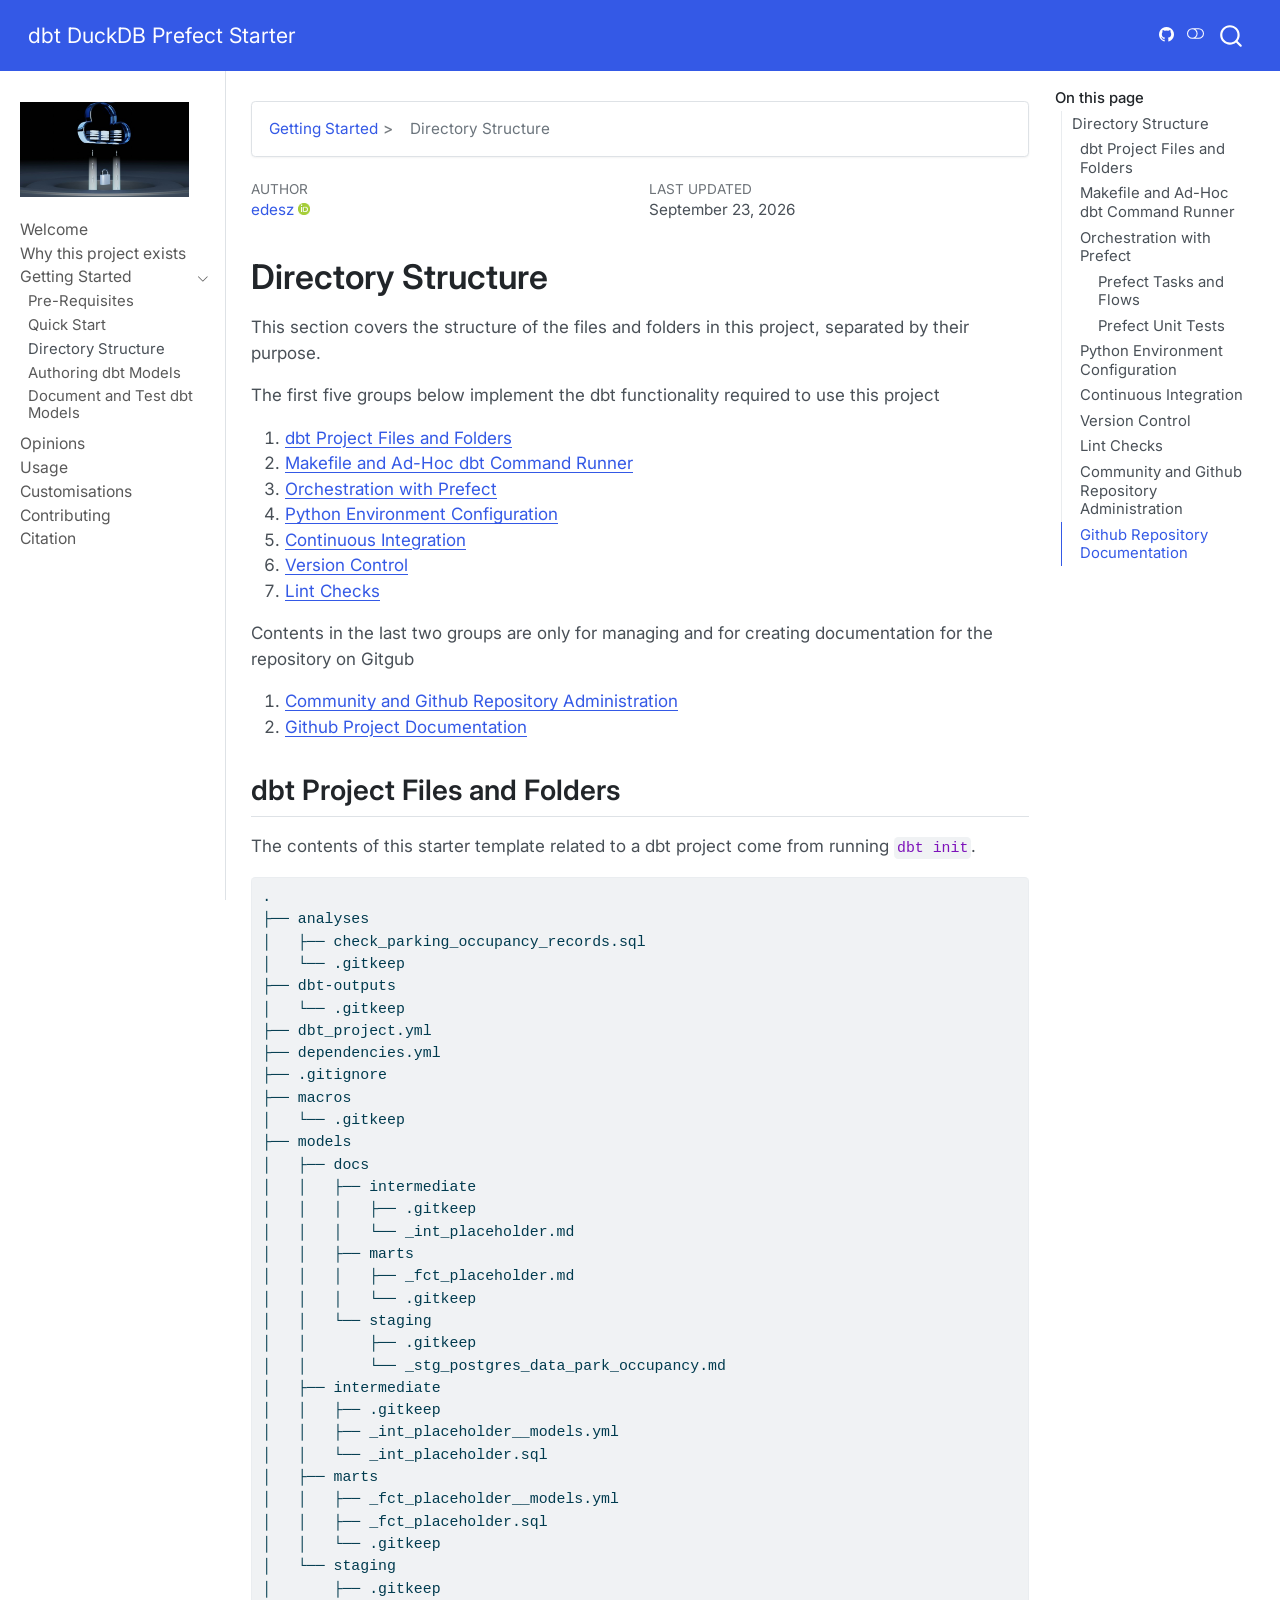
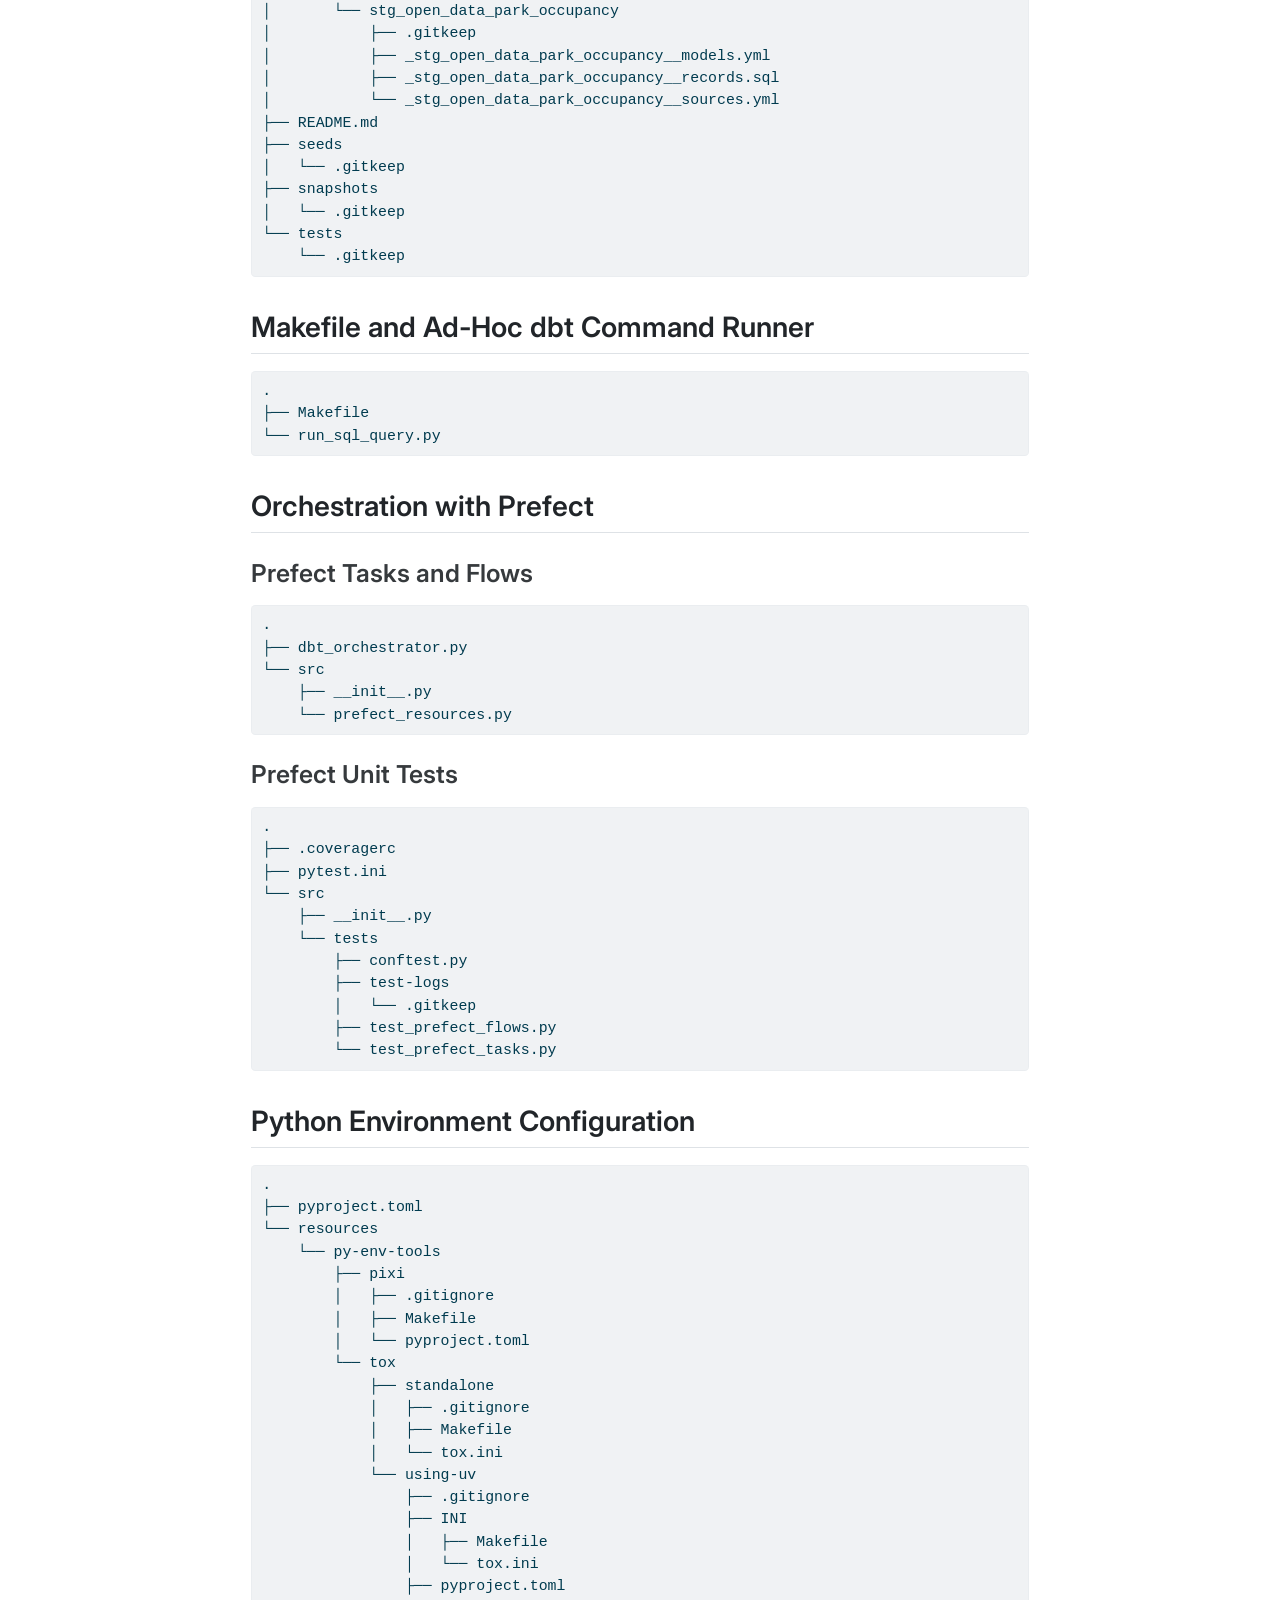
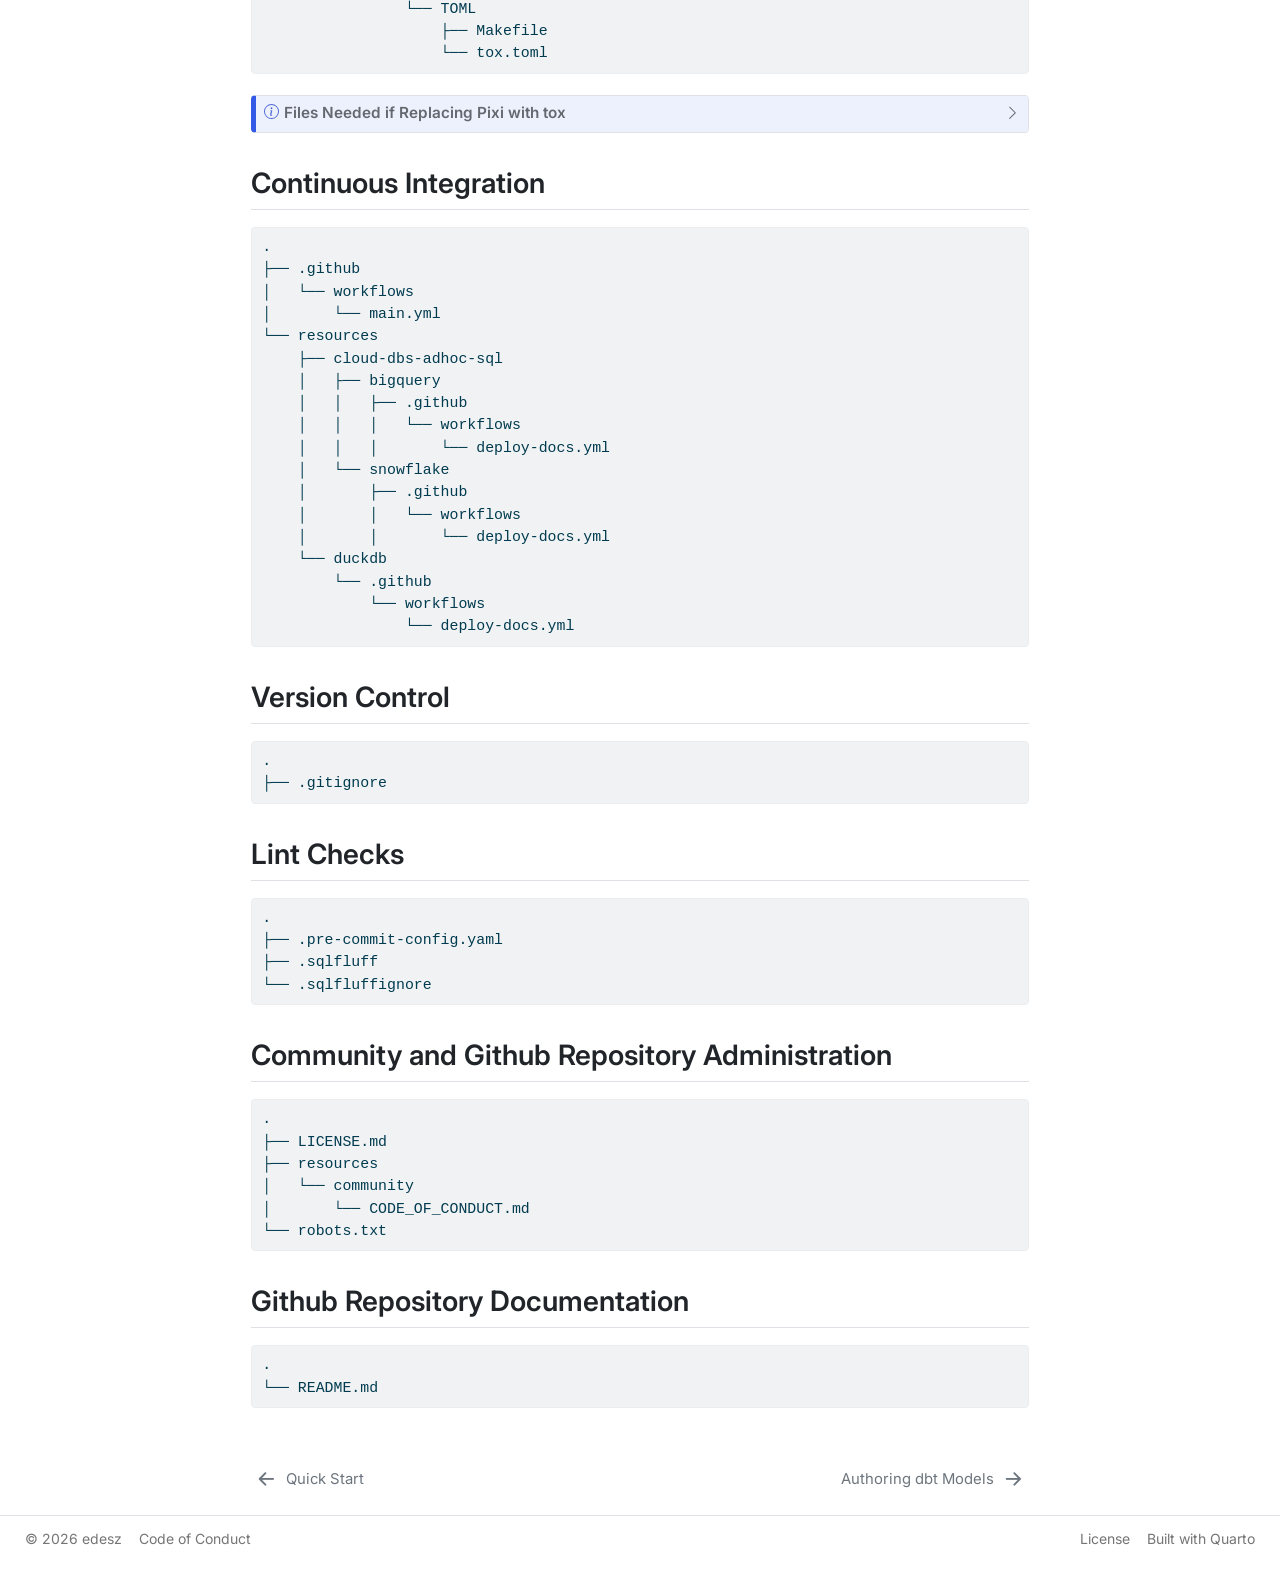
<file: pages/03-directory-structure.html>
<!DOCTYPE html>
<html xmlns="http://www.w3.org/1999/xhtml" lang="en" xml:lang="en"><head>

<meta charset="utf-8">
<meta name="generator" content="quarto-1.10.18">

<meta name="viewport" content="width=device-width, initial-scale=1.0, user-scalable=yes">

<meta name="author" content="edesz">
<meta name="dcterms.date" content="2026-09-23">

<title>directory-structure – Home</title>
<style>
/* Default styles provided by pandoc.
** See https://pandoc.org/MANUAL.html#variables-for-html for config info.
*/
span.smallcaps{font-variant: small-caps;}
div.columns{display: flex; gap: 1.5em;}
div.column{flex: auto;}
@media screen {
div.columns{gap: min(4vw, 1.5em);}
div.column{overflow-x: auto;}
}
div.hanging-indent{margin-left: 1.5em; text-indent: -1.5em;}
ul.task-list{list-style: none;}
ul.task-list li input[type="checkbox"] {
  width: 0.8em;
  margin: 0 0.8em 0.2em -1em; /* quarto-specific, see https://github.com/quarto-dev/quarto-cli/issues/4556 */ 
  vertical-align: middle;
}
/* CSS for syntax highlighting */
html { -webkit-text-size-adjust: 100%; }
pre > code.sourceCode { white-space: pre; position: relative; }
pre > code.sourceCode > span { display: inline-block; line-height: 1.25; }
pre > code.sourceCode > span:empty { height: 1.2em; }
.sourceCode { overflow: visible; }
code.sourceCode > span { color: inherit; text-decoration: inherit; }
div.sourceCode { margin: 1em 0; }
pre.sourceCode { margin: 0; }
@media screen {
div.sourceCode { overflow: auto; }
}
@media print {
pre > code.sourceCode { white-space: pre-wrap; }
pre > code.sourceCode > span { text-indent: -5em; padding-left: 5em; }
}
pre.numberSource code
  { counter-reset: source-line 0; }
pre.numberSource code > span
  { position: relative; left: -4em; counter-increment: source-line; }
pre.numberSource code > span > a:first-child::before
  { content: counter(source-line);
    position: relative; left: -1em; text-align: right; vertical-align: baseline;
    border: none; display: inline-block;
    -webkit-touch-callout: none; -webkit-user-select: none;
    -khtml-user-select: none; -moz-user-select: none;
    -ms-user-select: none; user-select: none;
    padding: 0 4px; width: 4em;
  }
pre.numberSource { margin-left: 3em;  padding-left: 4px; }
div.sourceCode
  {   }
@media screen {
pre > code.sourceCode > span > a:first-child::before { text-decoration: underline; }
}
</style>


<script src="../site_libs/quarto-nav/quarto-nav.js"></script>
<script src="../site_libs/clipboard/clipboard.min.js"></script>
<script src="../site_libs/quarto-search/autocomplete.umd.js"></script>
<script src="../site_libs/quarto-search/fuse.min.js"></script>
<script src="../site_libs/quarto-search/quarto-search.js"></script>
<meta name="quarto:offset" content="../">
<link href="../pages/04-authoring-dbt-models.html" rel="next">
<link href="../pages/02-quickstart.html" rel="prev">
<script src="../site_libs/quarto-html/quarto.js" type="module"></script>
<script src="../site_libs/quarto-html/tabsets/tabsets.js" type="module"></script>
<script src="../site_libs/quarto-html/popper.min.js"></script>
<script src="../site_libs/quarto-html/tippy.umd.min.js"></script>
<script src="../site_libs/quarto-html/anchor.min.js"></script>
<link href="../site_libs/quarto-html/tippy.css" rel="stylesheet">
<link href="../site_libs/quarto-html/quarto-syntax-highlighting-64a204ab8560d761af7679ceaba22944.css" rel="stylesheet" class="quarto-color-scheme" id="quarto-text-highlighting-styles">
<link href="../site_libs/quarto-html/quarto-syntax-highlighting-dark-b85bc7c33db8c58e0ec93c3465666fed.css" rel="stylesheet" class="quarto-color-scheme quarto-color-alternate" id="quarto-text-highlighting-styles">
<link href="../site_libs/quarto-html/quarto-syntax-highlighting-64a204ab8560d761af7679ceaba22944.css" rel="stylesheet" class="quarto-color-scheme-extra" id="quarto-text-highlighting-styles">
<script src="../site_libs/bootstrap/bootstrap.min.js"></script>
<link href="../site_libs/bootstrap/bootstrap-icons.css" rel="stylesheet">
<link href="../site_libs/bootstrap/bootstrap-22062396c02206f950f1688f176c8091.min.css" rel="stylesheet" append-hash="true" class="quarto-color-scheme" id="quarto-bootstrap" data-mode="light">
<link href="../site_libs/bootstrap/bootstrap-dark-3c96a0003a5aa01396021df662c99690.min.css" rel="stylesheet" append-hash="true" class="quarto-color-scheme quarto-color-alternate" id="quarto-bootstrap" data-mode="dark">
<link href="../site_libs/bootstrap/bootstrap-22062396c02206f950f1688f176c8091.min.css" rel="stylesheet" append-hash="true" class="quarto-color-scheme-extra" id="quarto-bootstrap" data-mode="light">
<script id="quarto-search-options" type="application/json">{
  "location": "navbar",
  "copy-button": false,
  "collapse-after": 3,
  "panel-placement": "end",
  "type": "overlay",
  "limit": 50,
  "keyboard-shortcut": [
    "f",
    "/",
    "s"
  ],
  "show-item-context": false,
  "language": {
    "search-no-results-text": "No results",
    "search-matching-documents-text": "matching documents",
    "search-copy-link-title": "Copy link to search",
    "search-hide-matches-text": "Hide additional matches",
    "search-more-match-text": "more match in this document",
    "search-more-matches-text": "more matches in this document",
    "search-clear-button-title": "Clear",
    "search-text-placeholder": "",
    "search-detached-cancel-button-title": "Cancel",
    "search-submit-button-title": "Submit",
    "search-label": "Search"
  }
}</script>
<style>html{ scroll-behavior: smooth; }</style>


<meta property="og:title" content="Home">
<meta property="og:description" content="">
<meta property="og:image" content="https://edesz.github.io/dbt-prefect-starter-docs/pages/[data-uri]">
<meta property="og:site_name" content="Home">
<meta property="og:image:alt" content="">
</head>

<body class="nav-sidebar docked nav-fixed quarto-light"><script id="quarto-html-before-body" type="application/javascript">
    const toggleBodyColorMode = (bsSheetEl) => {
      const mode = bsSheetEl.getAttribute("data-mode");
      const bodyEl = window.document.querySelector("body");
      if (mode === "dark") {
        bodyEl.classList.add("quarto-dark");
        bodyEl.classList.remove("quarto-light");
      } else {
        bodyEl.classList.add("quarto-light");
        bodyEl.classList.remove("quarto-dark");
      }
    }
    const toggleBodyColorPrimary = () => {
      const bsSheetEl = window.document.querySelector("link#quarto-bootstrap:not([rel=disabled-stylesheet])");
      if (bsSheetEl) {
        toggleBodyColorMode(bsSheetEl);
      }
    }
    const setColorSchemeToggle = (alternate) => {
      const toggles = window.document.querySelectorAll('.quarto-color-scheme-toggle');
      for (let i=0; i < toggles.length; i++) {
        const toggle = toggles[i];
        if (toggle) {
          if (alternate) {
            toggle.classList.add("alternate");
          } else {
            toggle.classList.remove("alternate");
          }
        }
      }
    };
    const toggleColorMode = (alternate) => {
      // Switch the stylesheets
      const primaryStylesheets = window.document.querySelectorAll('link.quarto-color-scheme:not(.quarto-color-alternate)');
      const alternateStylesheets = window.document.querySelectorAll('link.quarto-color-scheme.quarto-color-alternate');
      manageTransitions('#quarto-margin-sidebar .nav-link', false);
      if (alternate) {
        // note: dark is layered on light, we don't disable primary!
        enableStylesheet(alternateStylesheets);
        for (const sheetNode of alternateStylesheets) {
          if (sheetNode.id === "quarto-bootstrap") {
            toggleBodyColorMode(sheetNode);
          }
        }
      } else {
        disableStylesheet(alternateStylesheets);
        enableStylesheet(primaryStylesheets)
        toggleBodyColorPrimary();
      }
      manageTransitions('#quarto-margin-sidebar .nav-link', true);
      // Switch the toggles
      setColorSchemeToggle(alternate)
      // Hack to workaround the fact that safari doesn't
      // properly recolor the scrollbar when toggling (#1455)
      if (navigator.userAgent.indexOf('Safari') > 0 && navigator.userAgent.indexOf('Chrome') == -1) {
        manageTransitions("body", false);
        window.scrollTo(0, 1);
        setTimeout(() => {
          window.scrollTo(0, 0);
          manageTransitions("body", true);
        }, 40);
      }
    }
    const disableStylesheet = (stylesheets) => {
      for (let i=0; i < stylesheets.length; i++) {
        const stylesheet = stylesheets[i];
        stylesheet.rel = 'disabled-stylesheet';
      }
    }
    const enableStylesheet = (stylesheets) => {
      for (let i=0; i < stylesheets.length; i++) {
        const stylesheet = stylesheets[i];
        if(stylesheet.rel !== 'stylesheet') { // for Chrome, which will still FOUC without this check
          stylesheet.rel = 'stylesheet';
        }
      }
    }
    const manageTransitions = (selector, allowTransitions) => {
      const els = window.document.querySelectorAll(selector);
      for (let i=0; i < els.length; i++) {
        const el = els[i];
        if (allowTransitions) {
          el.classList.remove('notransition');
        } else {
          el.classList.add('notransition');
        }
      }
    }
    const isFileUrl = () => {
      return window.location.protocol === 'file:';
    }
    const hasAlternateSentinel = () => {
      let styleSentinel = getColorSchemeSentinel();
      if (styleSentinel !== null) {
        return styleSentinel === "alternate";
      } else {
        return false;
      }
    }
    const setStyleSentinel = (alternate) => {
      const value = alternate ? "alternate" : "default";
      if (!isFileUrl()) {
        window.localStorage.setItem("quarto-color-scheme", value);
      } else {
        localAlternateSentinel = value;
      }
    }
    const getColorSchemeSentinel = () => {
      if (!isFileUrl()) {
        const storageValue = window.localStorage.getItem("quarto-color-scheme");
        return storageValue != null ? storageValue : localAlternateSentinel;
      } else {
        return localAlternateSentinel;
      }
    }
    const toggleGiscusIfUsed = (isAlternate, darkModeDefault) => {
      const baseTheme = document.querySelector('#giscus-base-theme')?.value ?? 'light';
      const alternateTheme = document.querySelector('#giscus-alt-theme')?.value ?? 'dark';
      let newTheme = '';
      if(authorPrefersDark) {
        newTheme = isAlternate ? baseTheme : alternateTheme;
      } else {
        newTheme = isAlternate ? alternateTheme : baseTheme;
      }
      const changeGiscusTheme = () => {
        // From: https://github.com/giscus/giscus/issues/336
        const sendMessage = (message) => {
          const iframe = document.querySelector('iframe.giscus-frame');
          if (!iframe) return;
          iframe.contentWindow.postMessage({ giscus: message }, 'https://giscus.app');
        }
        sendMessage({
          setConfig: {
            theme: newTheme
          }
        });
      }
      const isGiscussLoaded = window.document.querySelector('iframe.giscus-frame') !== null;
      if (isGiscussLoaded) {
        changeGiscusTheme();
      }
    };
    const authorPrefersDark = false;
    const darkModeDefault = authorPrefersDark;
      document.querySelector('link#quarto-text-highlighting-styles.quarto-color-scheme-extra').rel = 'disabled-stylesheet';
      document.querySelector('link#quarto-bootstrap.quarto-color-scheme-extra').rel = 'disabled-stylesheet';
    let localAlternateSentinel = darkModeDefault ? 'alternate' : 'default';
    // Dark / light mode switch
    window.quartoToggleColorScheme = () => {
      // Read the current dark / light value
      let toAlternate = !hasAlternateSentinel();
      toggleColorMode(toAlternate);
      setStyleSentinel(toAlternate);
      toggleGiscusIfUsed(toAlternate, darkModeDefault);
      window.dispatchEvent(new Event('resize'));
    };
    // Switch to dark mode if need be
    if (hasAlternateSentinel()) {
      toggleColorMode(true);
    } else {
      toggleColorMode(false);
    }
  </script>

<div id="quarto-search-results"></div>
  <header id="quarto-header" class="headroom fixed-top">
    <nav class="navbar navbar-expand-lg " data-bs-theme="dark">
      <div class="navbar-container container-fluid">
      <div class="navbar-brand-container mx-auto">
    <a class="navbar-brand" href="../index.html">
    <span class="navbar-title">dbt DuckDB Prefect Starter</span>
    </a>
  </div>
        <div class="quarto-navbar-tools tools-end">
    <a href="https://github.com/edesz/dbt_prefect_duckdb_starter" title="" class="quarto-navigation-tool px-1" aria-label="" target="_blank"><i class="bi bi-github"></i></a>
  <a href="" class="quarto-color-scheme-toggle quarto-navigation-tool  px-1" onclick="window.quartoToggleColorScheme(); return false;" title="Toggle dark mode"><i class="bi"></i></a>
</div>
          <div id="quarto-search" class="" title="Search"></div>
      </div> <!-- /container-fluid -->
    </nav>
  <nav class="quarto-secondary-nav">
    <div class="container-fluid d-flex">
      <button type="button" class="quarto-btn-toggle btn" data-bs-toggle="collapse" role="button" data-bs-target=".quarto-sidebar-collapse-item" aria-controls="quarto-sidebar" aria-expanded="false" aria-label="Toggle sidebar navigation" onclick="if (window.quartoToggleHeadroom) { window.quartoToggleHeadroom(); }">
        <i class="bi bi-layout-text-sidebar-reverse"></i>
      </button>
        <nav class="quarto-page-breadcrumbs" aria-label="breadcrumb"><ol class="breadcrumb"><li class="breadcrumb-item"><a href="../pages/01-pre-requisites.html">Getting Started</a></li><li class="breadcrumb-item"><a href="../pages/03-directory-structure.html">Directory Structure</a></li></ol></nav>
        <a class="flex-grow-1" role="navigation" data-bs-toggle="collapse" data-bs-target=".quarto-sidebar-collapse-item" aria-controls="quarto-sidebar" aria-expanded="false" aria-label="Toggle sidebar navigation" onclick="if (window.quartoToggleHeadroom) { window.quartoToggleHeadroom(); }">      
        </a>
    </div>
  </nav>
</header>
<!-- content -->
<div id="quarto-content" class="quarto-container page-columns page-rows-contents page-layout-article page-navbar">
<!-- sidebar -->
  <nav id="quarto-sidebar" class="sidebar collapse collapse-horizontal quarto-sidebar-collapse-item sidebar-navigation docked overflow-auto">
    <div class="pt-lg-2 mt-2 text-left sidebar-header sidebar-header-stacked">
      <a href="../index.html" class="sidebar-logo-link">
      <img src="../pages/images/growtika-8zB4P0eafrs-unsplash.jpg" alt="dbt Starter Image" class="sidebar-logo light-content py-0 d-lg-inline d-none">
      <img src="../pages/images/growtika-8zB4P0eafrs-unsplash.jpg" alt="dbt Starter Image" class="sidebar-logo dark-content py-0 d-lg-inline d-none">
      </a>
      </div>
    <div class="sidebar-menu-container"> 
    <ul class="list-unstyled mt-1">
        <li class="sidebar-item">
  <div class="sidebar-item-container"> 
  <a href="../index.html" class="sidebar-item-text sidebar-link">
 <span class="menu-text">Welcome</span></a>
  </div>
</li>
        <li class="sidebar-item">
  <div class="sidebar-item-container"> 
  <a href="../pages/06-motivation.html" class="sidebar-item-text sidebar-link">
 <span class="menu-text">Why this project exists</span></a>
  </div>
</li>
        <li class="sidebar-item sidebar-item-section">
      <div class="sidebar-item-container"> 
            <a class="sidebar-item-text sidebar-link text-start" data-bs-toggle="collapse" data-bs-target="#quarto-sidebar-section-1" role="navigation" aria-expanded="true">
 <span class="menu-text">Getting Started</span></a>
          <a class="sidebar-item-toggle text-start" data-bs-toggle="collapse" data-bs-target="#quarto-sidebar-section-1" role="navigation" aria-expanded="true" aria-label="Toggle section">
            <i class="bi bi-chevron-right ms-2"></i>
          </a> 
      </div>
      <ul id="quarto-sidebar-section-1" class="collapse list-unstyled sidebar-section depth1 show">  
          <li class="sidebar-item">
  <div class="sidebar-item-container"> 
  <a href="../pages/01-pre-requisites.html" class="sidebar-item-text sidebar-link">
 <span class="menu-text">Pre-Requisites</span></a>
  </div>
</li>
          <li class="sidebar-item">
  <div class="sidebar-item-container"> 
  <a href="../pages/02-quickstart.html" class="sidebar-item-text sidebar-link">
 <span class="menu-text">Quick Start</span></a>
  </div>
</li>
          <li class="sidebar-item">
  <div class="sidebar-item-container"> 
  <a href="../pages/03-directory-structure.html" class="sidebar-item-text sidebar-link active">
 <span class="menu-text">Directory Structure</span></a>
  </div>
</li>
          <li class="sidebar-item">
  <div class="sidebar-item-container"> 
  <a href="../pages/04-authoring-dbt-models.html" class="sidebar-item-text sidebar-link">
 <span class="menu-text">Authoring dbt Models</span></a>
  </div>
</li>
          <li class="sidebar-item">
  <div class="sidebar-item-container"> 
  <a href="../pages/05-document-and-test-models.html" class="sidebar-item-text sidebar-link">
 <span class="menu-text">Document and Test dbt Models</span></a>
  </div>
</li>
      </ul>
  </li>
        <li class="sidebar-item">
  <div class="sidebar-item-container"> 
  <a href="../pages/07-opinions.html" class="sidebar-item-text sidebar-link">
 <span class="menu-text">Opinions</span></a>
  </div>
</li>
        <li class="sidebar-item">
  <div class="sidebar-item-container"> 
  <a href="../pages/08-usage.html" class="sidebar-item-text sidebar-link">
 <span class="menu-text">Usage</span></a>
  </div>
</li>
        <li class="sidebar-item">
  <div class="sidebar-item-container"> 
  <a href="../pages/09-customisations.html" class="sidebar-item-text sidebar-link">
 <span class="menu-text">Customisations</span></a>
  </div>
</li>
        <li class="sidebar-item">
  <div class="sidebar-item-container"> 
  <a href="../pages/10-contributing.html" class="sidebar-item-text sidebar-link">
 <span class="menu-text">Contributing</span></a>
  </div>
</li>
        <li class="sidebar-item">
  <div class="sidebar-item-container"> 
  <a href="../pages/11-citation.html" class="sidebar-item-text sidebar-link">
 <span class="menu-text">Citation</span></a>
  </div>
</li>
    </ul>
    </div>
</nav>
<div id="quarto-sidebar-glass" class="quarto-sidebar-collapse-item" data-bs-toggle="collapse" data-bs-target=".quarto-sidebar-collapse-item"></div>
<!-- margin-sidebar -->
    <div id="quarto-margin-sidebar" class="sidebar margin-sidebar">
        <nav id="TOC" role="doc-toc" class="toc-active" data-toc-expanded="99">
    <h2 id="toc-title">On this page</h2>
   
  <ul>
  <li><a href="#directory-structure" id="toc-directory-structure" class="nav-link active" data-scroll-target="#directory-structure">Directory Structure</a>
  <ul>
  <li><a href="#dbt-projects-files-folders" id="toc-dbt-projects-files-folders" class="nav-link" data-scroll-target="#dbt-projects-files-folders">dbt Project Files and Folders</a></li>
  <li><a href="#makefile-and-ad-hoc-dbt-command-runner" id="toc-makefile-and-ad-hoc-dbt-command-runner" class="nav-link" data-scroll-target="#makefile-and-ad-hoc-dbt-command-runner">Makefile and Ad-Hoc dbt Command Runner</a></li>
  <li><a href="#prefect-orchestration" id="toc-prefect-orchestration" class="nav-link" data-scroll-target="#prefect-orchestration">Orchestration with Prefect</a>
  <ul>
  <li><a href="#prefect-tasks-and-flows" id="toc-prefect-tasks-and-flows" class="nav-link" data-scroll-target="#prefect-tasks-and-flows">Prefect Tasks and Flows</a></li>
  <li><a href="#prefect-unit-tests" id="toc-prefect-unit-tests" class="nav-link" data-scroll-target="#prefect-unit-tests">Prefect Unit Tests</a></li>
  </ul></li>
  <li><a href="#python-environment-configuration" id="toc-python-environment-configuration" class="nav-link" data-scroll-target="#python-environment-configuration">Python Environment Configuration</a></li>
  <li><a href="#continuous-integration" id="toc-continuous-integration" class="nav-link" data-scroll-target="#continuous-integration">Continuous Integration</a></li>
  <li><a href="#version-control" id="toc-version-control" class="nav-link" data-scroll-target="#version-control">Version Control</a></li>
  <li><a href="#lint-checks" id="toc-lint-checks" class="nav-link" data-scroll-target="#lint-checks">Lint Checks</a></li>
  <li><a href="#community-repo-admin" id="toc-community-repo-admin" class="nav-link" data-scroll-target="#community-repo-admin">Community and Github Repository Administration</a></li>
  <li><a href="#repo-documentation" id="toc-repo-documentation" class="nav-link" data-scroll-target="#repo-documentation">Github Repository Documentation</a></li>
  </ul></li>
  </ul>
</nav>
    </div>
<!-- main -->
<main class="content" id="quarto-document-content">


<header id="title-block-header" class="quarto-title-block default"><nav class="quarto-page-breadcrumbs quarto-title-breadcrumbs d-none d-lg-block" aria-label="breadcrumb"><ol class="breadcrumb"><li class="breadcrumb-item"><a href="../pages/01-pre-requisites.html">Getting Started</a></li><li class="breadcrumb-item"><a href="../pages/03-directory-structure.html">Directory Structure</a></li></ol></nav>
<div class="quarto-title">
</div>



<div class="quarto-title-meta">

    <div>
    <div class="quarto-title-meta-heading">Author</div>
    <div class="quarto-title-meta-contents">
             <p><a href="https://github.com/edesz">edesz</a> <a href="https://orcid.org/0000-0001-9039-5496" class="quarto-title-author-orcid" aria-label="ORCID profile for edesz"> <img alt="" src="[data-uri]"></a></p>
          </div>
  </div>
    
    <div>
    <div class="quarto-title-meta-heading">Last Updated</div>
    <div class="quarto-title-meta-contents">
      <p class="date">September 23, 2026</p>
    </div>
  </div>
  
    
  </div>
  


</header>


<h1 id="directory-structure">Directory Structure</h1>
<p>This section covers the structure of the files and folders in this project, separated by their purpose.</p>
<p>The first five groups below implement the dbt functionality required to use this project</p>
<ol type="1">
<li><a href="#dbt-projects-files-folders">dbt Project Files and Folders</a></li>
<li><a href="#makefile-and-ad-hoc-dbt-command-runner">Makefile and Ad-Hoc dbt Command Runner</a></li>
<li><a href="#prefect-orchestration-with-prefect">Orchestration with Prefect</a></li>
<li><a href="#python-environment-configuration">Python Environment Configuration</a></li>
<li><a href="#continuous-integration">Continuous Integration</a></li>
<li><a href="#version-control">Version Control</a></li>
<li><a href="#lint-checks">Lint Checks</a></li>
</ol>
<p>Contents in the last two groups are only for managing and for creating documentation for the repository on Gitgub</p>
<ol type="1">
<li><a href="#community-repo-admin">Community and Github Repository Administration</a></li>
<li><a href="#repo-documentation">Github Project Documentation</a></li>
</ol>
<h2 id="dbt-projects-files-folders" class="anchored">dbt Project Files and Folders</h2>
<p>The contents of this starter template related to a dbt project come from running <code>dbt init</code>.</p>
<div class="code-copy-outer-scaffold"><div class="sourceCode" id="cb1"><pre class="sourceCode bash code-with-copy"><code class="sourceCode bash"><span id="cb1-1"><a href="#cb1-1" aria-hidden="true" tabindex="-1"></a><span class="bu">.</span></span>
<span id="cb1-2"><a href="#cb1-2" aria-hidden="true" tabindex="-1"></a><span class="ex">├──</span> analyses</span>
<span id="cb1-3"><a href="#cb1-3" aria-hidden="true" tabindex="-1"></a><span class="ex">│&nbsp;&nbsp;</span> ├── check_parking_occupancy_records.sql</span>
<span id="cb1-4"><a href="#cb1-4" aria-hidden="true" tabindex="-1"></a><span class="ex">│&nbsp;&nbsp;</span> └── .gitkeep</span>
<span id="cb1-5"><a href="#cb1-5" aria-hidden="true" tabindex="-1"></a><span class="ex">├──</span> dbt-outputs</span>
<span id="cb1-6"><a href="#cb1-6" aria-hidden="true" tabindex="-1"></a><span class="ex">│&nbsp;&nbsp;</span> └── .gitkeep</span>
<span id="cb1-7"><a href="#cb1-7" aria-hidden="true" tabindex="-1"></a><span class="ex">├──</span> dbt_project.yml</span>
<span id="cb1-8"><a href="#cb1-8" aria-hidden="true" tabindex="-1"></a><span class="ex">├──</span> dependencies.yml</span>
<span id="cb1-9"><a href="#cb1-9" aria-hidden="true" tabindex="-1"></a><span class="ex">├──</span> .gitignore</span>
<span id="cb1-10"><a href="#cb1-10" aria-hidden="true" tabindex="-1"></a><span class="ex">├──</span> macros</span>
<span id="cb1-11"><a href="#cb1-11" aria-hidden="true" tabindex="-1"></a><span class="ex">│&nbsp;&nbsp;</span> └── .gitkeep</span>
<span id="cb1-12"><a href="#cb1-12" aria-hidden="true" tabindex="-1"></a><span class="ex">├──</span> models</span>
<span id="cb1-13"><a href="#cb1-13" aria-hidden="true" tabindex="-1"></a><span class="ex">│&nbsp;&nbsp;</span> ├── docs</span>
<span id="cb1-14"><a href="#cb1-14" aria-hidden="true" tabindex="-1"></a><span class="ex">│&nbsp;&nbsp;</span> │&nbsp;&nbsp; ├── intermediate</span>
<span id="cb1-15"><a href="#cb1-15" aria-hidden="true" tabindex="-1"></a><span class="ex">│&nbsp;&nbsp;</span> │&nbsp;&nbsp; │&nbsp;&nbsp; ├── .gitkeep</span>
<span id="cb1-16"><a href="#cb1-16" aria-hidden="true" tabindex="-1"></a><span class="ex">│&nbsp;&nbsp;</span> │&nbsp;&nbsp; │&nbsp;&nbsp; └── _int_placeholder.md</span>
<span id="cb1-17"><a href="#cb1-17" aria-hidden="true" tabindex="-1"></a><span class="ex">│&nbsp;&nbsp;</span> │&nbsp;&nbsp; ├── marts</span>
<span id="cb1-18"><a href="#cb1-18" aria-hidden="true" tabindex="-1"></a><span class="ex">│&nbsp;&nbsp;</span> │&nbsp;&nbsp; │&nbsp;&nbsp; ├── _fct_placeholder.md</span>
<span id="cb1-19"><a href="#cb1-19" aria-hidden="true" tabindex="-1"></a><span class="ex">│&nbsp;&nbsp;</span> │&nbsp;&nbsp; │&nbsp;&nbsp; └── .gitkeep</span>
<span id="cb1-20"><a href="#cb1-20" aria-hidden="true" tabindex="-1"></a><span class="ex">│&nbsp;&nbsp;</span> │&nbsp;&nbsp; └── staging</span>
<span id="cb1-21"><a href="#cb1-21" aria-hidden="true" tabindex="-1"></a><span class="ex">│&nbsp;&nbsp;</span> │&nbsp;&nbsp;     ├── .gitkeep</span>
<span id="cb1-22"><a href="#cb1-22" aria-hidden="true" tabindex="-1"></a><span class="ex">│&nbsp;&nbsp;</span> │&nbsp;&nbsp;     └── _stg_postgres_data_park_occupancy.md</span>
<span id="cb1-23"><a href="#cb1-23" aria-hidden="true" tabindex="-1"></a><span class="ex">│&nbsp;&nbsp;</span> ├── intermediate</span>
<span id="cb1-24"><a href="#cb1-24" aria-hidden="true" tabindex="-1"></a><span class="ex">│&nbsp;&nbsp;</span> │&nbsp;&nbsp; ├── .gitkeep</span>
<span id="cb1-25"><a href="#cb1-25" aria-hidden="true" tabindex="-1"></a><span class="ex">│&nbsp;&nbsp;</span> │&nbsp;&nbsp; ├── _int_placeholder__models.yml</span>
<span id="cb1-26"><a href="#cb1-26" aria-hidden="true" tabindex="-1"></a><span class="ex">│&nbsp;&nbsp;</span> │&nbsp;&nbsp; └── _int_placeholder.sql</span>
<span id="cb1-27"><a href="#cb1-27" aria-hidden="true" tabindex="-1"></a><span class="ex">│&nbsp;&nbsp;</span> ├── marts</span>
<span id="cb1-28"><a href="#cb1-28" aria-hidden="true" tabindex="-1"></a><span class="ex">│&nbsp;&nbsp;</span> │&nbsp;&nbsp; ├── _fct_placeholder__models.yml</span>
<span id="cb1-29"><a href="#cb1-29" aria-hidden="true" tabindex="-1"></a><span class="ex">│&nbsp;&nbsp;</span> │&nbsp;&nbsp; ├── _fct_placeholder.sql</span>
<span id="cb1-30"><a href="#cb1-30" aria-hidden="true" tabindex="-1"></a><span class="ex">│&nbsp;&nbsp;</span> │&nbsp;&nbsp; └── .gitkeep</span>
<span id="cb1-31"><a href="#cb1-31" aria-hidden="true" tabindex="-1"></a><span class="ex">│&nbsp;&nbsp;</span> └── staging</span>
<span id="cb1-32"><a href="#cb1-32" aria-hidden="true" tabindex="-1"></a><span class="ex">│&nbsp;&nbsp;</span>     ├── .gitkeep</span>
<span id="cb1-33"><a href="#cb1-33" aria-hidden="true" tabindex="-1"></a><span class="ex">│&nbsp;&nbsp;</span>     └── stg_open_data_park_occupancy</span>
<span id="cb1-34"><a href="#cb1-34" aria-hidden="true" tabindex="-1"></a><span class="ex">│&nbsp;&nbsp;</span>         ├── .gitkeep</span>
<span id="cb1-35"><a href="#cb1-35" aria-hidden="true" tabindex="-1"></a><span class="ex">│&nbsp;&nbsp;</span>         ├── _stg_open_data_park_occupancy__models.yml</span>
<span id="cb1-36"><a href="#cb1-36" aria-hidden="true" tabindex="-1"></a><span class="ex">│&nbsp;&nbsp;</span>         ├── _stg_open_data_park_occupancy__records.sql</span>
<span id="cb1-37"><a href="#cb1-37" aria-hidden="true" tabindex="-1"></a><span class="ex">│&nbsp;&nbsp;</span>         └── _stg_open_data_park_occupancy__sources.yml</span>
<span id="cb1-38"><a href="#cb1-38" aria-hidden="true" tabindex="-1"></a><span class="ex">├──</span> README.md</span>
<span id="cb1-39"><a href="#cb1-39" aria-hidden="true" tabindex="-1"></a><span class="ex">├──</span> seeds</span>
<span id="cb1-40"><a href="#cb1-40" aria-hidden="true" tabindex="-1"></a><span class="ex">│&nbsp;&nbsp;</span> └── .gitkeep</span>
<span id="cb1-41"><a href="#cb1-41" aria-hidden="true" tabindex="-1"></a><span class="ex">├──</span> snapshots</span>
<span id="cb1-42"><a href="#cb1-42" aria-hidden="true" tabindex="-1"></a><span class="ex">│&nbsp;&nbsp;</span> └── .gitkeep</span>
<span id="cb1-43"><a href="#cb1-43" aria-hidden="true" tabindex="-1"></a><span class="ex">└──</span> tests</span>
<span id="cb1-44"><a href="#cb1-44" aria-hidden="true" tabindex="-1"></a>    <span class="ex">└──</span> .gitkeep</span></code></pre></div><button title="Copy to Clipboard" class="code-copy-button"><i class="bi"></i></button></div>
<h2 id="makefile-and-ad-hoc-dbt-command-runner" class="anchored">Makefile and Ad-Hoc dbt Command Runner</h2>
<div class="code-copy-outer-scaffold"><div class="sourceCode" id="cb2"><pre class="sourceCode bash code-with-copy"><code class="sourceCode bash"><span id="cb2-1"><a href="#cb2-1" aria-hidden="true" tabindex="-1"></a><span class="bu">.</span></span>
<span id="cb2-2"><a href="#cb2-2" aria-hidden="true" tabindex="-1"></a><span class="ex">├──</span> Makefile</span>
<span id="cb2-3"><a href="#cb2-3" aria-hidden="true" tabindex="-1"></a><span class="ex">└──</span> run_sql_query.py</span></code></pre></div><button title="Copy to Clipboard" class="code-copy-button"><i class="bi"></i></button></div>
<h2 id="prefect-orchestration" class="anchored">Orchestration with Prefect</h2>
<h3 id="prefect-tasks-and-flows" class="anchored">Prefect Tasks and Flows</h3>
<div class="code-copy-outer-scaffold"><div class="sourceCode" id="cb3"><pre class="sourceCode bash code-with-copy"><code class="sourceCode bash"><span id="cb3-1"><a href="#cb3-1" aria-hidden="true" tabindex="-1"></a><span class="bu">.</span></span>
<span id="cb3-2"><a href="#cb3-2" aria-hidden="true" tabindex="-1"></a><span class="ex">├──</span> dbt_orchestrator.py</span>
<span id="cb3-3"><a href="#cb3-3" aria-hidden="true" tabindex="-1"></a><span class="ex">└──</span> src</span>
<span id="cb3-4"><a href="#cb3-4" aria-hidden="true" tabindex="-1"></a> <span class="ex">&nbsp;&nbsp;</span> ├── __init__.py</span>
<span id="cb3-5"><a href="#cb3-5" aria-hidden="true" tabindex="-1"></a> <span class="ex">&nbsp;&nbsp;</span> └── prefect_resources.py</span></code></pre></div><button title="Copy to Clipboard" class="code-copy-button"><i class="bi"></i></button></div>
<h3 id="prefect-unit-tests" class="anchored">Prefect Unit Tests</h3>
<div class="code-copy-outer-scaffold"><div class="sourceCode" id="cb4"><pre class="sourceCode bash code-with-copy"><code class="sourceCode bash"><span id="cb4-1"><a href="#cb4-1" aria-hidden="true" tabindex="-1"></a><span class="bu">.</span></span>
<span id="cb4-2"><a href="#cb4-2" aria-hidden="true" tabindex="-1"></a><span class="ex">├──</span> .coveragerc</span>
<span id="cb4-3"><a href="#cb4-3" aria-hidden="true" tabindex="-1"></a><span class="ex">├──</span> pytest.ini</span>
<span id="cb4-4"><a href="#cb4-4" aria-hidden="true" tabindex="-1"></a><span class="ex">└──</span> src</span>
<span id="cb4-5"><a href="#cb4-5" aria-hidden="true" tabindex="-1"></a> <span class="ex">&nbsp;&nbsp;</span> ├── __init__.py</span>
<span id="cb4-6"><a href="#cb4-6" aria-hidden="true" tabindex="-1"></a> <span class="ex">&nbsp;&nbsp;</span> └── tests</span>
<span id="cb4-7"><a href="#cb4-7" aria-hidden="true" tabindex="-1"></a> <span class="ex">&nbsp;&nbsp;</span>     ├── conftest.py</span>
<span id="cb4-8"><a href="#cb4-8" aria-hidden="true" tabindex="-1"></a> <span class="ex">&nbsp;&nbsp;</span>     ├── test-logs</span>
<span id="cb4-9"><a href="#cb4-9" aria-hidden="true" tabindex="-1"></a> <span class="ex">&nbsp;&nbsp;</span>     │&nbsp;&nbsp; └── .gitkeep</span>
<span id="cb4-10"><a href="#cb4-10" aria-hidden="true" tabindex="-1"></a> <span class="ex">&nbsp;&nbsp;</span>     ├── test_prefect_flows.py</span>
<span id="cb4-11"><a href="#cb4-11" aria-hidden="true" tabindex="-1"></a> <span class="ex">&nbsp;&nbsp;</span>     └── test_prefect_tasks.py</span></code></pre></div><button title="Copy to Clipboard" class="code-copy-button"><i class="bi"></i></button></div>
<h2 id="python-environment-configuration" class="anchored">Python Environment Configuration</h2>
<div class="code-copy-outer-scaffold"><div class="sourceCode" id="cb5"><pre class="sourceCode bash code-with-copy"><code class="sourceCode bash"><span id="cb5-1"><a href="#cb5-1" aria-hidden="true" tabindex="-1"></a><span class="bu">.</span></span>
<span id="cb5-2"><a href="#cb5-2" aria-hidden="true" tabindex="-1"></a><span class="ex">├──</span> pyproject.toml</span>
<span id="cb5-3"><a href="#cb5-3" aria-hidden="true" tabindex="-1"></a><span class="ex">└──</span> resources</span>
<span id="cb5-4"><a href="#cb5-4" aria-hidden="true" tabindex="-1"></a> <span class="ex">&nbsp;&nbsp;</span> └── py-env-tools</span>
<span id="cb5-5"><a href="#cb5-5" aria-hidden="true" tabindex="-1"></a> <span class="ex">&nbsp;&nbsp;</span>     ├── pixi</span>
<span id="cb5-6"><a href="#cb5-6" aria-hidden="true" tabindex="-1"></a> <span class="ex">&nbsp;&nbsp;</span>     │&nbsp;&nbsp; ├── .gitignore</span>
<span id="cb5-7"><a href="#cb5-7" aria-hidden="true" tabindex="-1"></a> <span class="ex">&nbsp;&nbsp;</span>     │&nbsp;&nbsp; ├── Makefile</span>
<span id="cb5-8"><a href="#cb5-8" aria-hidden="true" tabindex="-1"></a> <span class="ex">&nbsp;&nbsp;</span>     │&nbsp;&nbsp; └── pyproject.toml</span>
<span id="cb5-9"><a href="#cb5-9" aria-hidden="true" tabindex="-1"></a> <span class="ex">&nbsp;&nbsp;</span>     └── tox</span>
<span id="cb5-10"><a href="#cb5-10" aria-hidden="true" tabindex="-1"></a> <span class="ex">&nbsp;&nbsp;</span>         ├── standalone</span>
<span id="cb5-11"><a href="#cb5-11" aria-hidden="true" tabindex="-1"></a> <span class="ex">&nbsp;&nbsp;</span>         │&nbsp;&nbsp; ├── .gitignore</span>
<span id="cb5-12"><a href="#cb5-12" aria-hidden="true" tabindex="-1"></a> <span class="ex">&nbsp;&nbsp;</span>         │&nbsp;&nbsp; ├── Makefile</span>
<span id="cb5-13"><a href="#cb5-13" aria-hidden="true" tabindex="-1"></a> <span class="ex">&nbsp;&nbsp;</span>         │&nbsp;&nbsp; └── tox.ini</span>
<span id="cb5-14"><a href="#cb5-14" aria-hidden="true" tabindex="-1"></a> <span class="ex">&nbsp;&nbsp;</span>         └── using-uv</span>
<span id="cb5-15"><a href="#cb5-15" aria-hidden="true" tabindex="-1"></a> <span class="ex">&nbsp;&nbsp;</span>             ├── .gitignore</span>
<span id="cb5-16"><a href="#cb5-16" aria-hidden="true" tabindex="-1"></a> <span class="ex">&nbsp;&nbsp;</span>             ├── INI</span>
<span id="cb5-17"><a href="#cb5-17" aria-hidden="true" tabindex="-1"></a> <span class="ex">&nbsp;&nbsp;</span>             │&nbsp;&nbsp; ├── Makefile</span>
<span id="cb5-18"><a href="#cb5-18" aria-hidden="true" tabindex="-1"></a> <span class="ex">&nbsp;&nbsp;</span>             │&nbsp;&nbsp; └── tox.ini</span>
<span id="cb5-19"><a href="#cb5-19" aria-hidden="true" tabindex="-1"></a> <span class="ex">&nbsp;&nbsp;</span>             ├── pyproject.toml</span>
<span id="cb5-20"><a href="#cb5-20" aria-hidden="true" tabindex="-1"></a> <span class="ex">&nbsp;&nbsp;</span>             └── TOML</span>
<span id="cb5-21"><a href="#cb5-21" aria-hidden="true" tabindex="-1"></a> <span class="ex">&nbsp;&nbsp;</span>                 ├── Makefile</span>
<span id="cb5-22"><a href="#cb5-22" aria-hidden="true" tabindex="-1"></a> <span class="ex">&nbsp;&nbsp;</span>                 └── tox.toml</span></code></pre></div><button title="Copy to Clipboard" class="code-copy-button"><i class="bi"></i></button></div>
<div class="callout callout-style-default callout-note callout-titled">
<div class="callout-header d-flex align-content-center collapsed" data-bs-toggle="collapse" data-bs-target=".callout-1-contents" aria-controls="callout-1" aria-expanded="false" aria-label="Toggle callout">
<div class="callout-icon-container">
<i class="callout-icon"></i>
</div>
<div class="callout-title-container flex-fill">
<span class="screen-reader-only">Note</span>Files Needed if Replacing Pixi with tox
</div>
<div class="callout-btn-toggle d-inline-block border-0 py-1 ps-1 pe-0 float-end"><i class="callout-toggle"></i></div>
</div>
<div id="callout-1" class="callout-1-contents callout-collapse collapse">
<div class="callout-body-container callout-body">
<p>If you prefer to switch the default choice of Pixi for managing Python environments, then the alternative option provided in this starter project is to use <a href="https://tox.wiki/en/stable/index.html">tox</a> and <a href="https://docs.astral.sh/uv/">uv</a> with the <a href="https://github.com/tox-dev/tox-uv"><code>tox-uv</code> plugin</a>. In this case, it is recommended to use <code>using-uv</code> &gt; <code>TOML</code>, since the <a href="https://tox.wiki/en/stable/reference/config.html#discovery-and-file-types"><code>INI</code> version is deprecated</a>. The following files would be required</p>
<ol type="1">
<li><code>py-env-tools/tox/using-uv/.gitignore</code></li>
<li><code>py-env-tools/tox/using-uv/pyproject.toml</code></li>
<li><code>py-env-tools/tox/using-uv/TOML/Makefile</code></li>
<li><code>py-env-tools/tox/using-uv/TOML/tox.toml</code></li>
</ol>
</div>
</div>
</div>
<h2 id="continuous-integration" class="anchored">Continuous Integration</h2>
<div class="code-copy-outer-scaffold"><div class="sourceCode" id="cb6"><pre class="sourceCode bash code-with-copy"><code class="sourceCode bash"><span id="cb6-1"><a href="#cb6-1" aria-hidden="true" tabindex="-1"></a><span class="bu">.</span></span>
<span id="cb6-2"><a href="#cb6-2" aria-hidden="true" tabindex="-1"></a><span class="ex">├──</span> .github</span>
<span id="cb6-3"><a href="#cb6-3" aria-hidden="true" tabindex="-1"></a><span class="ex">│&nbsp;&nbsp;</span> └── workflows</span>
<span id="cb6-4"><a href="#cb6-4" aria-hidden="true" tabindex="-1"></a><span class="ex">│&nbsp;&nbsp;</span>     └── main.yml</span>
<span id="cb6-5"><a href="#cb6-5" aria-hidden="true" tabindex="-1"></a><span class="ex">└──</span> resources</span>
<span id="cb6-6"><a href="#cb6-6" aria-hidden="true" tabindex="-1"></a> <span class="ex">&nbsp;&nbsp;</span> ├── cloud-dbs-adhoc-sql</span>
<span id="cb6-7"><a href="#cb6-7" aria-hidden="true" tabindex="-1"></a> <span class="ex">&nbsp;&nbsp;</span> │&nbsp;&nbsp; ├── bigquery</span>
<span id="cb6-8"><a href="#cb6-8" aria-hidden="true" tabindex="-1"></a> <span class="ex">&nbsp;&nbsp;</span> │&nbsp;&nbsp; │&nbsp;&nbsp; ├── .github</span>
<span id="cb6-9"><a href="#cb6-9" aria-hidden="true" tabindex="-1"></a> <span class="ex">&nbsp;&nbsp;</span> │&nbsp;&nbsp; │&nbsp;&nbsp; │&nbsp;&nbsp; └── workflows</span>
<span id="cb6-10"><a href="#cb6-10" aria-hidden="true" tabindex="-1"></a> <span class="ex">&nbsp;&nbsp;</span> │&nbsp;&nbsp; │&nbsp;&nbsp; │&nbsp;&nbsp;     └── deploy-docs.yml</span>
<span id="cb6-11"><a href="#cb6-11" aria-hidden="true" tabindex="-1"></a> <span class="ex">&nbsp;&nbsp;</span> │&nbsp;&nbsp; └── snowflake</span>
<span id="cb6-12"><a href="#cb6-12" aria-hidden="true" tabindex="-1"></a> <span class="ex">&nbsp;&nbsp;</span> │&nbsp;&nbsp;     ├── .github</span>
<span id="cb6-13"><a href="#cb6-13" aria-hidden="true" tabindex="-1"></a> <span class="ex">&nbsp;&nbsp;</span> │&nbsp;&nbsp;     │&nbsp;&nbsp; └── workflows</span>
<span id="cb6-14"><a href="#cb6-14" aria-hidden="true" tabindex="-1"></a> <span class="ex">&nbsp;&nbsp;</span> │&nbsp;&nbsp;     │&nbsp;&nbsp;     └── deploy-docs.yml</span>
<span id="cb6-15"><a href="#cb6-15" aria-hidden="true" tabindex="-1"></a> <span class="ex">&nbsp;&nbsp;</span> └── duckdb</span>
<span id="cb6-16"><a href="#cb6-16" aria-hidden="true" tabindex="-1"></a> <span class="ex">&nbsp;&nbsp;</span>  &nbsp;&nbsp; └── .github</span>
<span id="cb6-17"><a href="#cb6-17" aria-hidden="true" tabindex="-1"></a> <span class="ex">&nbsp;&nbsp;</span>  &nbsp;&nbsp;     └── workflows</span>
<span id="cb6-18"><a href="#cb6-18" aria-hidden="true" tabindex="-1"></a> <span class="ex">&nbsp;&nbsp;</span>  &nbsp;&nbsp;         └── deploy-docs.yml</span></code></pre></div><button title="Copy to Clipboard" class="code-copy-button"><i class="bi"></i></button></div>
<h2 id="version-control" class="anchored">Version Control</h2>
<div class="code-copy-outer-scaffold"><div class="sourceCode" id="cb7"><pre class="sourceCode bash code-with-copy"><code class="sourceCode bash"><span id="cb7-1"><a href="#cb7-1" aria-hidden="true" tabindex="-1"></a><span class="bu">.</span></span>
<span id="cb7-2"><a href="#cb7-2" aria-hidden="true" tabindex="-1"></a><span class="ex">├──</span> .gitignore</span></code></pre></div><button title="Copy to Clipboard" class="code-copy-button"><i class="bi"></i></button></div>
<h2 id="lint-checks" class="anchored">Lint Checks</h2>
<div class="code-copy-outer-scaffold"><div class="sourceCode" id="cb8"><pre class="sourceCode bash code-with-copy"><code class="sourceCode bash"><span id="cb8-1"><a href="#cb8-1" aria-hidden="true" tabindex="-1"></a><span class="bu">.</span></span>
<span id="cb8-2"><a href="#cb8-2" aria-hidden="true" tabindex="-1"></a><span class="ex">├──</span> .pre-commit-config.yaml</span>
<span id="cb8-3"><a href="#cb8-3" aria-hidden="true" tabindex="-1"></a><span class="ex">├──</span> .sqlfluff</span>
<span id="cb8-4"><a href="#cb8-4" aria-hidden="true" tabindex="-1"></a><span class="ex">└──</span> .sqlfluffignore</span></code></pre></div><button title="Copy to Clipboard" class="code-copy-button"><i class="bi"></i></button></div>
<h2 id="community-repo-admin" class="anchored">Community and Github Repository Administration</h2>
<div class="code-copy-outer-scaffold"><div class="sourceCode" id="cb9"><pre class="sourceCode bash code-with-copy"><code class="sourceCode bash"><span id="cb9-1"><a href="#cb9-1" aria-hidden="true" tabindex="-1"></a><span class="bu">.</span></span>
<span id="cb9-2"><a href="#cb9-2" aria-hidden="true" tabindex="-1"></a><span class="ex">├──</span> LICENSE.md</span>
<span id="cb9-3"><a href="#cb9-3" aria-hidden="true" tabindex="-1"></a><span class="ex">├──</span> resources</span>
<span id="cb9-4"><a href="#cb9-4" aria-hidden="true" tabindex="-1"></a><span class="ex">│&nbsp;&nbsp;</span> └── community</span>
<span id="cb9-5"><a href="#cb9-5" aria-hidden="true" tabindex="-1"></a><span class="ex">│&nbsp;&nbsp;</span>  &nbsp;&nbsp; └── CODE_OF_CONDUCT.md</span>
<span id="cb9-6"><a href="#cb9-6" aria-hidden="true" tabindex="-1"></a><span class="ex">└──</span> robots.txt</span></code></pre></div><button title="Copy to Clipboard" class="code-copy-button"><i class="bi"></i></button></div>
<h2 id="repo-documentation" class="anchored">Github Repository Documentation</h2>
<div class="code-copy-outer-scaffold"><div class="sourceCode" id="cb10"><pre class="sourceCode bash code-with-copy"><code class="sourceCode bash"><span id="cb10-1"><a href="#cb10-1" aria-hidden="true" tabindex="-1"></a><span class="bu">.</span></span>
<span id="cb10-2"><a href="#cb10-2" aria-hidden="true" tabindex="-1"></a><span class="ex">└──</span> README.md</span></code></pre></div><button title="Copy to Clipboard" class="code-copy-button"><i class="bi"></i></button></div>



<a onclick="window.scrollTo(0, 0); return false;" role="button" id="quarto-back-to-top"><i class="bi bi-arrow-up"></i> Back to top</a></main> <!-- /main -->
<script id="quarto-html-after-body" type="application/javascript">
  window.document.addEventListener("DOMContentLoaded", function (event) {
    // Ensure there is a toggle, if there isn't float one in the top right
    if (window.document.querySelector('.quarto-color-scheme-toggle') === null) {
      const a = window.document.createElement('a');
      a.classList.add('top-right');
      a.classList.add('quarto-color-scheme-toggle');
      a.href = "";
      a.onclick = function() { try { window.quartoToggleColorScheme(); } catch {} return false; };
      const i = window.document.createElement("i");
      i.classList.add('bi');
      a.appendChild(i);
      window.document.body.appendChild(a);
    }
    setColorSchemeToggle(hasAlternateSentinel())
    const icon = "";
    const anchorJS = new window.AnchorJS();
    anchorJS.options = {
      placement: 'right',
      icon: icon
    };
    anchorJS.add('.anchored');
    const isCodeAnnotation = (el) => {
      for (const clz of el.classList) {
        if (clz.startsWith('code-annotation-')) {                     
          return true;
        }
      }
      return false;
    }
    const onCopySuccess = function(e) {
      // button target
      const button = e.trigger;
      // don't keep focus
      button.blur();
      // flash "checked"
      button.classList.add('code-copy-button-checked');
      var currentTitle = button.getAttribute("title");
      button.setAttribute("title", "Copied!");
      let tooltip;
      if (window.bootstrap) {
        button.setAttribute("data-bs-toggle", "tooltip");
        button.setAttribute("data-bs-placement", "left");
        button.setAttribute("data-bs-title", "Copied!");
        tooltip = new bootstrap.Tooltip(button, 
          { trigger: "manual", 
            customClass: "code-copy-button-tooltip",
            offset: [0, -8]});
        tooltip.show();    
      }
      setTimeout(function() {
        if (tooltip) {
          tooltip.hide();
          button.removeAttribute("data-bs-title");
          button.removeAttribute("data-bs-toggle");
          button.removeAttribute("data-bs-placement");
        }
        button.setAttribute("title", currentTitle);
        button.classList.remove('code-copy-button-checked');
      }, 1000);
      // clear code selection
      e.clearSelection();
    }
    const getTextToCopy = function(trigger) {
      const outerScaffold = trigger.parentElement.cloneNode(true);
      const codeEl = outerScaffold.querySelector('code');
      for (const childEl of codeEl.children) {
        if (isCodeAnnotation(childEl)) {
          childEl.remove();
        }
      }
      return codeEl.innerText;
    }
    const clipboard = new window.ClipboardJS('.code-copy-button:not([data-in-quarto-modal])', {
      text: getTextToCopy
    });
    clipboard.on('success', onCopySuccess);
    if (window.document.getElementById('quarto-embedded-source-code-modal')) {
      const clipboardModal = new window.ClipboardJS('.code-copy-button[data-in-quarto-modal]', {
        text: getTextToCopy,
        container: window.document.getElementById('quarto-embedded-source-code-modal')
      });
      clipboardModal.on('success', onCopySuccess);
    }
      var localhostRegex = new RegExp(/^(?:http|https):\/\/localhost\:?[0-9]*\//);
      var mailtoRegex = new RegExp(/^mailto:/);
        var filterRegex = new RegExp("https:\/\/edesz\.github\.io\/dbt-prefect-starter-docs\/");
      var isInternal = (href) => {
          return filterRegex.test(href) || localhostRegex.test(href) || mailtoRegex.test(href);
      }
      // Inspect non-navigation links and adorn them if external
     var links = window.document.querySelectorAll('a[href]:not(.nav-link):not(.navbar-brand):not(.toc-action):not(.sidebar-link):not(.sidebar-item-toggle):not(.pagination-link):not(.no-external):not([aria-hidden]):not(.dropdown-item):not(.quarto-navigation-tool):not(.about-link)');
      for (var i=0; i<links.length; i++) {
        const link = links[i];
        if (!isInternal(link.href)) {
          // undo the damage that might have been done by quarto-nav.js in the case of
          // links that we want to consider external
          if (link.dataset.originalHref !== undefined) {
            link.href = link.dataset.originalHref;
          }
            // target, if specified
            link.setAttribute("target", "_blank");
            if (link.getAttribute("rel") === null) {
              link.setAttribute("rel", "noopener");
            }
        }
      }
    function tippyHover(el, contentFn, onTriggerFn, onUntriggerFn) {
      const config = {
        allowHTML: true,
        maxWidth: 500,
        delay: 100,
        arrow: false,
        appendTo: function(el) {
            return el.parentElement;
        },
        interactive: true,
        interactiveBorder: 10,
        theme: 'quarto',
        placement: 'bottom-start',
      };
      if (contentFn) {
        config.content = contentFn;
      }
      if (onTriggerFn) {
        config.onTrigger = onTriggerFn;
      }
      if (onUntriggerFn) {
        config.onUntrigger = onUntriggerFn;
      }
      window.tippy(el, config); 
    }
    const noterefs = window.document.querySelectorAll('a[role="doc-noteref"]');
    for (var i=0; i<noterefs.length; i++) {
      const ref = noterefs[i];
      tippyHover(ref, function() {
        // use id or data attribute instead here
        let href = ref.getAttribute('data-footnote-href') || ref.getAttribute('href');
        try { href = new URL(href).hash; } catch {}
        const id = href.replace(/^#\/?/, "");
        const note = window.document.getElementById(id);
        if (note) {
          return note.innerHTML;
        } else {
          return "";
        }
      });
    }
    const xrefs = window.document.querySelectorAll('a.quarto-xref');
    const processXRef = (id, note) => {
      // Strip column container classes
      const stripColumnClz = (el) => {
        el.classList.remove("page-full", "page-columns");
        if (el.children) {
          for (const child of el.children) {
            stripColumnClz(child);
          }
        }
      }
      stripColumnClz(note)
      if (id === null || id.startsWith('sec-')) {
        // Special case sections, only their first couple elements
        const container = document.createElement("div");
        if (note.children && note.children.length > 2) {
          container.appendChild(note.children[0].cloneNode(true));
          for (let i = 1; i < note.children.length; i++) {
            const child = note.children[i];
            if (child.tagName === "P" && child.innerText === "") {
              continue;
            } else {
              container.appendChild(child.cloneNode(true));
              break;
            }
          }
          if (window.Quarto?.typesetMath) {
            window.Quarto.typesetMath(container);
          }
          return container.innerHTML
        } else {
          if (window.Quarto?.typesetMath) {
            window.Quarto.typesetMath(note);
          }
          return note.innerHTML;
        }
      } else {
        // Remove any anchor links if they are present
        const anchorLink = note.querySelector('a.anchorjs-link');
        if (anchorLink) {
          anchorLink.remove();
        }
        if (window.Quarto?.typesetMath) {
          window.Quarto.typesetMath(note);
        }
        if (note.classList.contains("callout")) {
          return note.outerHTML;
        } else {
          return note.innerHTML;
        }
      }
    }
    for (var i=0; i<xrefs.length; i++) {
      const xref = xrefs[i];
      tippyHover(xref, undefined, function(instance) {
        instance.disable();
        let url = xref.getAttribute('href');
        let hash = undefined; 
        if (url.startsWith('#')) {
          hash = url;
        } else {
          try { hash = new URL(url).hash; } catch {}
        }
        if (hash) {
          const id = hash.replace(/^#\/?/, "");
          const note = window.document.getElementById(id);
          if (note !== null) {
            try {
              const html = processXRef(id, note.cloneNode(true));
              instance.setContent(html);
            } finally {
              instance.enable();
              instance.show();
            }
          } else {
            // See if we can fetch this
            fetch(url.split('#')[0])
            .then(res => res.text())
            .then(html => {
              const parser = new DOMParser();
              const htmlDoc = parser.parseFromString(html, "text/html");
              const note = htmlDoc.getElementById(id);
              if (note !== null) {
                const html = processXRef(id, note);
                instance.setContent(html);
              } 
            }).finally(() => {
              instance.enable();
              instance.show();
            });
          }
        } else {
          // See if we can fetch a full url (with no hash to target)
          // This is a special case and we should probably do some content thinning / targeting
          fetch(url)
          .then(res => res.text())
          .then(html => {
            const parser = new DOMParser();
            const htmlDoc = parser.parseFromString(html, "text/html");
            const note = htmlDoc.querySelector('main.content');
            if (note !== null) {
              // This should only happen for chapter cross references
              // (since there is no id in the URL)
              // remove the first header
              if (note.children.length > 0 && note.children[0].tagName === "HEADER") {
                note.children[0].remove();
              }
              const html = processXRef(null, note);
              instance.setContent(html);
            } 
          }).finally(() => {
            instance.enable();
            instance.show();
          });
        }
      }, function(instance) {
      });
    }
        let selectedAnnoteEl;
        const selectorForAnnotation = ( cell, annotation) => {
          let cellAttr = 'data-code-cell="' + cell + '"';
          let lineAttr = 'data-code-annotation="' +  annotation + '"';
          const selector = 'span[' + cellAttr + '][' + lineAttr + ']';
          return selector;
        }
        const selectCodeLines = (annoteEl) => {
          const doc = window.document;
          const targetCell = annoteEl.getAttribute("data-target-cell");
          const targetAnnotation = annoteEl.getAttribute("data-target-annotation");
          const annoteSpan = window.document.querySelector(selectorForAnnotation(targetCell, targetAnnotation));
          const lines = annoteSpan.getAttribute("data-code-lines").split(",");
          const lineIds = lines.map((line) => {
            return targetCell + "-" + line;
          })
          let top = null;
          let height = null;
          let parent = null;
          if (lineIds.length > 0) {
              //compute the position of the single el (top and bottom and make a div)
              const el = window.document.getElementById(lineIds[0]);
              top = el.offsetTop;
              height = el.offsetHeight;
              parent = el.parentElement.parentElement;
            if (lineIds.length > 1) {
              const lastEl = window.document.getElementById(lineIds[lineIds.length - 1]);
              const bottom = lastEl.offsetTop + lastEl.offsetHeight;
              height = bottom - top;
            }
            if (top !== null && height !== null && parent !== null) {
              // cook up a div (if necessary) and position it 
              let div = window.document.getElementById("code-annotation-line-highlight");
              if (div === null) {
                div = window.document.createElement("div");
                div.setAttribute("id", "code-annotation-line-highlight");
                div.style.position = 'absolute';
                parent.appendChild(div);
              }
              div.style.top = top - 2 + "px";
              div.style.height = height + 4 + "px";
              div.style.left = 0;
              let gutterDiv = window.document.getElementById("code-annotation-line-highlight-gutter");
              if (gutterDiv === null) {
                gutterDiv = window.document.createElement("div");
                gutterDiv.setAttribute("id", "code-annotation-line-highlight-gutter");
                gutterDiv.style.position = 'absolute';
                const codeCell = window.document.getElementById(targetCell);
                const gutter = codeCell.querySelector('.code-annotation-gutter');
                gutter.appendChild(gutterDiv);
              }
              gutterDiv.style.top = top - 2 + "px";
              gutterDiv.style.height = height + 4 + "px";
            }
            selectedAnnoteEl = annoteEl;
          }
        };
        const unselectCodeLines = () => {
          const elementsIds = ["code-annotation-line-highlight", "code-annotation-line-highlight-gutter"];
          elementsIds.forEach((elId) => {
            const div = window.document.getElementById(elId);
            if (div) {
              div.remove();
            }
          });
          selectedAnnoteEl = undefined;
        };
          // Handle positioning of the toggle
      window.addEventListener(
        "resize",
        throttle(() => {
          elRect = undefined;
          if (selectedAnnoteEl) {
            selectCodeLines(selectedAnnoteEl);
          }
        }, 10)
      );
      function throttle(fn, ms) {
      let throttle = false;
      let timer;
        return (...args) => {
          if(!throttle) { // first call gets through
              fn.apply(this, args);
              throttle = true;
          } else { // all the others get throttled
              if(timer) clearTimeout(timer); // cancel #2
              timer = setTimeout(() => {
                fn.apply(this, args);
                timer = throttle = false;
              }, ms);
          }
        };
      }
        // Attach click handler to the DT
        const annoteDls = window.document.querySelectorAll('dt[data-target-cell]');
        for (const annoteDlNode of annoteDls) {
          annoteDlNode.addEventListener('click', (event) => {
            const clickedEl = event.target;
            if (clickedEl !== selectedAnnoteEl) {
              unselectCodeLines();
              const activeEl = window.document.querySelector('dt[data-target-cell].code-annotation-active');
              if (activeEl) {
                activeEl.classList.remove('code-annotation-active');
              }
              selectCodeLines(clickedEl);
              clickedEl.classList.add('code-annotation-active');
            } else {
              // Unselect the line
              unselectCodeLines();
              clickedEl.classList.remove('code-annotation-active');
            }
          });
        }
    const findCites = (el) => {
      const parentEl = el.parentElement;
      if (parentEl) {
        const cites = parentEl.dataset.cites;
        if (cites) {
          return {
            el,
            cites: cites.split(' ')
          };
        } else {
          return findCites(el.parentElement)
        }
      } else {
        return undefined;
      }
    };
    var bibliorefs = window.document.querySelectorAll('a[role="doc-biblioref"]');
    for (var i=0; i<bibliorefs.length; i++) {
      const ref = bibliorefs[i];
      const citeInfo = findCites(ref);
      if (citeInfo) {
        tippyHover(citeInfo.el, function() {
          var popup = window.document.createElement('div');
          citeInfo.cites.forEach(function(cite) {
            var citeDiv = window.document.createElement('div');
            citeDiv.classList.add('hanging-indent');
            citeDiv.classList.add('csl-entry');
            var biblioDiv = window.document.getElementById('ref-' + cite);
            if (biblioDiv) {
              citeDiv.innerHTML = biblioDiv.innerHTML;
            }
            popup.appendChild(citeDiv);
          });
          return popup.innerHTML;
        });
      }
    }
  });
  </script>
<nav class="page-navigation">
  <div class="nav-page nav-page-previous">
      <a href="../pages/02-quickstart.html" class="pagination-link" aria-label="Quick Start">
        <i class="bi bi-arrow-left-short"></i> <span class="nav-page-text">Quick Start</span>
      </a>          
  </div>
  <div class="nav-page nav-page-next">
      <a href="../pages/04-authoring-dbt-models.html" class="pagination-link" aria-label="Authoring dbt Models">
        <span class="nav-page-text">Authoring dbt Models</span> <i class="bi bi-arrow-right-short"></i>
      </a>
  </div>
</nav>
</div> <!-- /content -->
<footer class="footer">
  <div class="nav-footer">
    <div class="nav-footer-left">
      <ul class="footer-items list-unstyled">
    <li class="nav-item">
    <a class="nav-link" href="https://github.com/edesz" target="_blank">
<p>© 2026 edesz</p>
</a>
  </li>  
    <li class="nav-item">
    <a class="nav-link" href="../community/CODE_OF_CONDUCT.html">
<p>Code of Conduct</p>
</a>
  </li>  
</ul>
    </div>   
    <div class="nav-footer-center">
      &nbsp;
    </div>
    <div class="nav-footer-right">
      <ul class="footer-items list-unstyled">
    <li class="nav-item">
    <a class="nav-link" href="../LICENSE.html">
<p>License</p>
</a>
  </li>  
    <li class="nav-item">
    <a class="nav-link" href="https://quarto.org/">
<p>Built with Quarto</p>
</a>
  </li>  
</ul>
    </div>
  </div>
</footer>




<script src="../site_libs/quarto-html/zenscroll-min.js"></script>
</body></html>
</file>
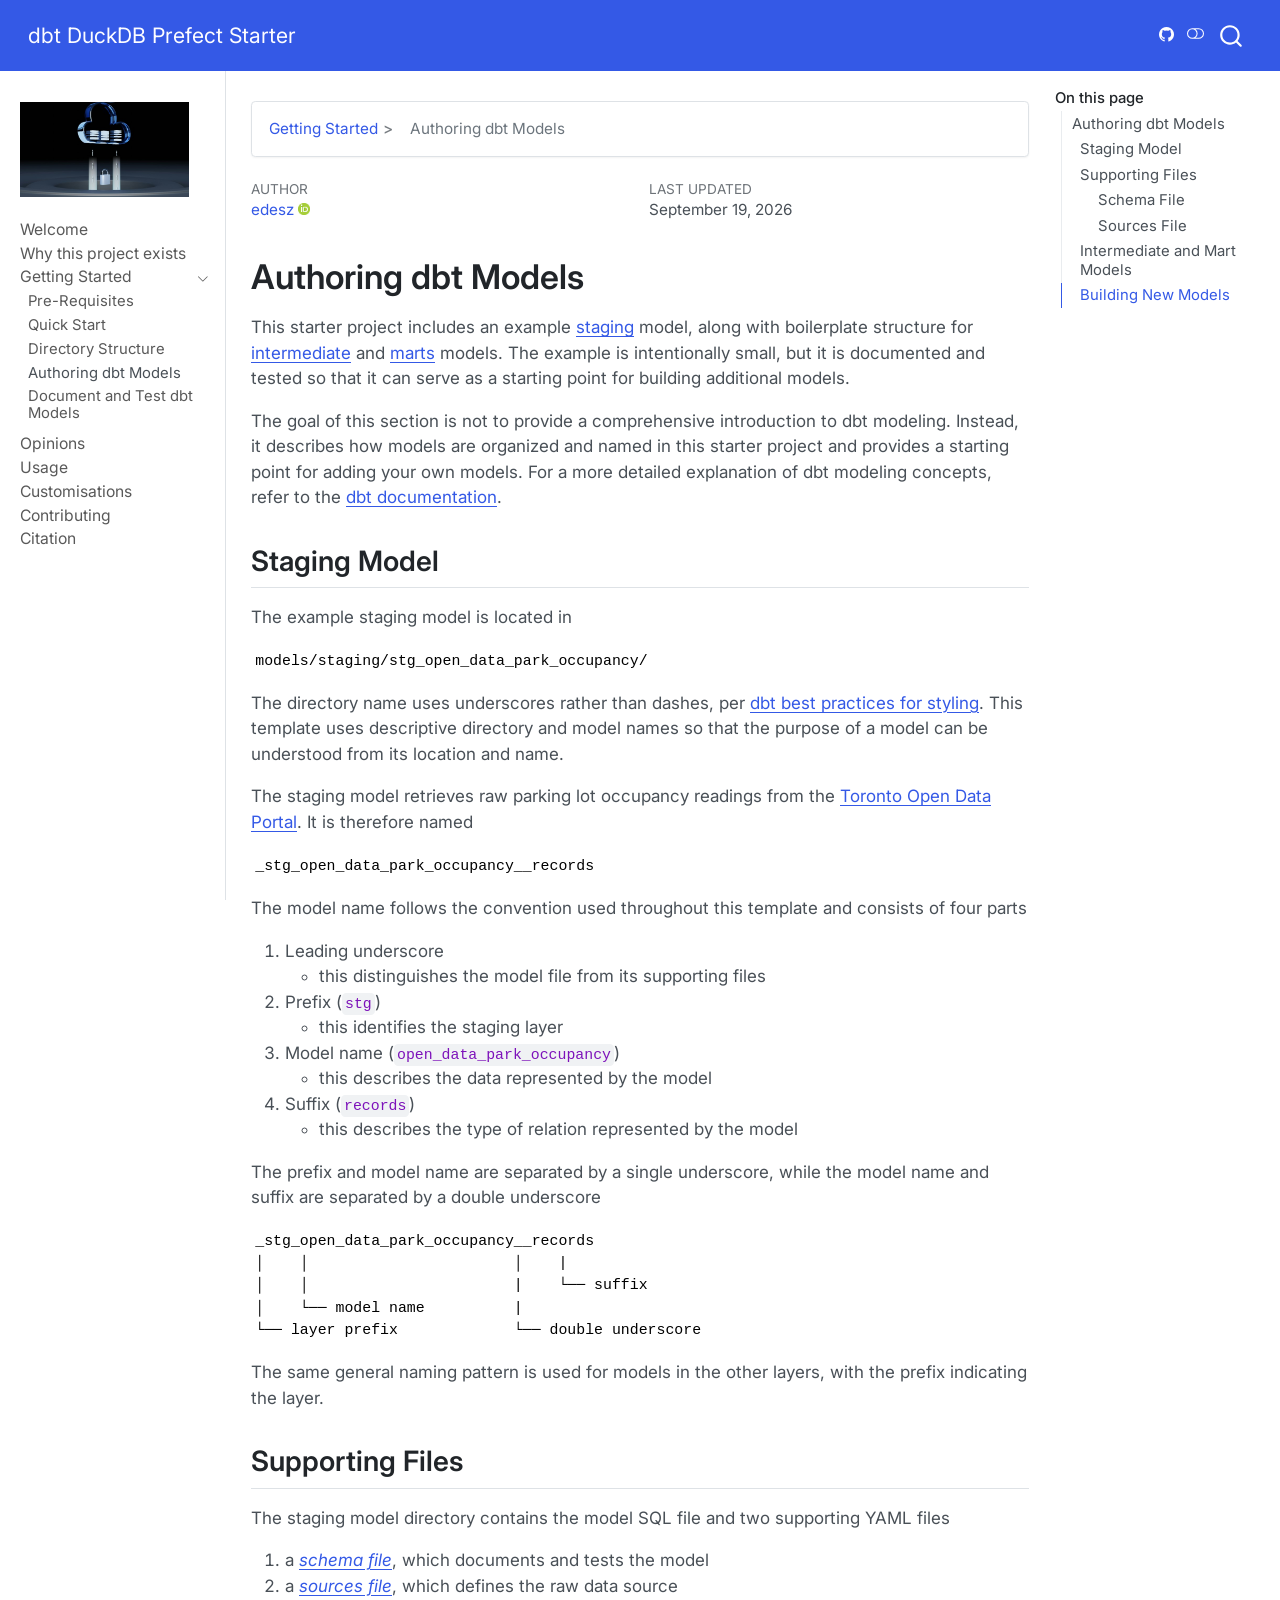
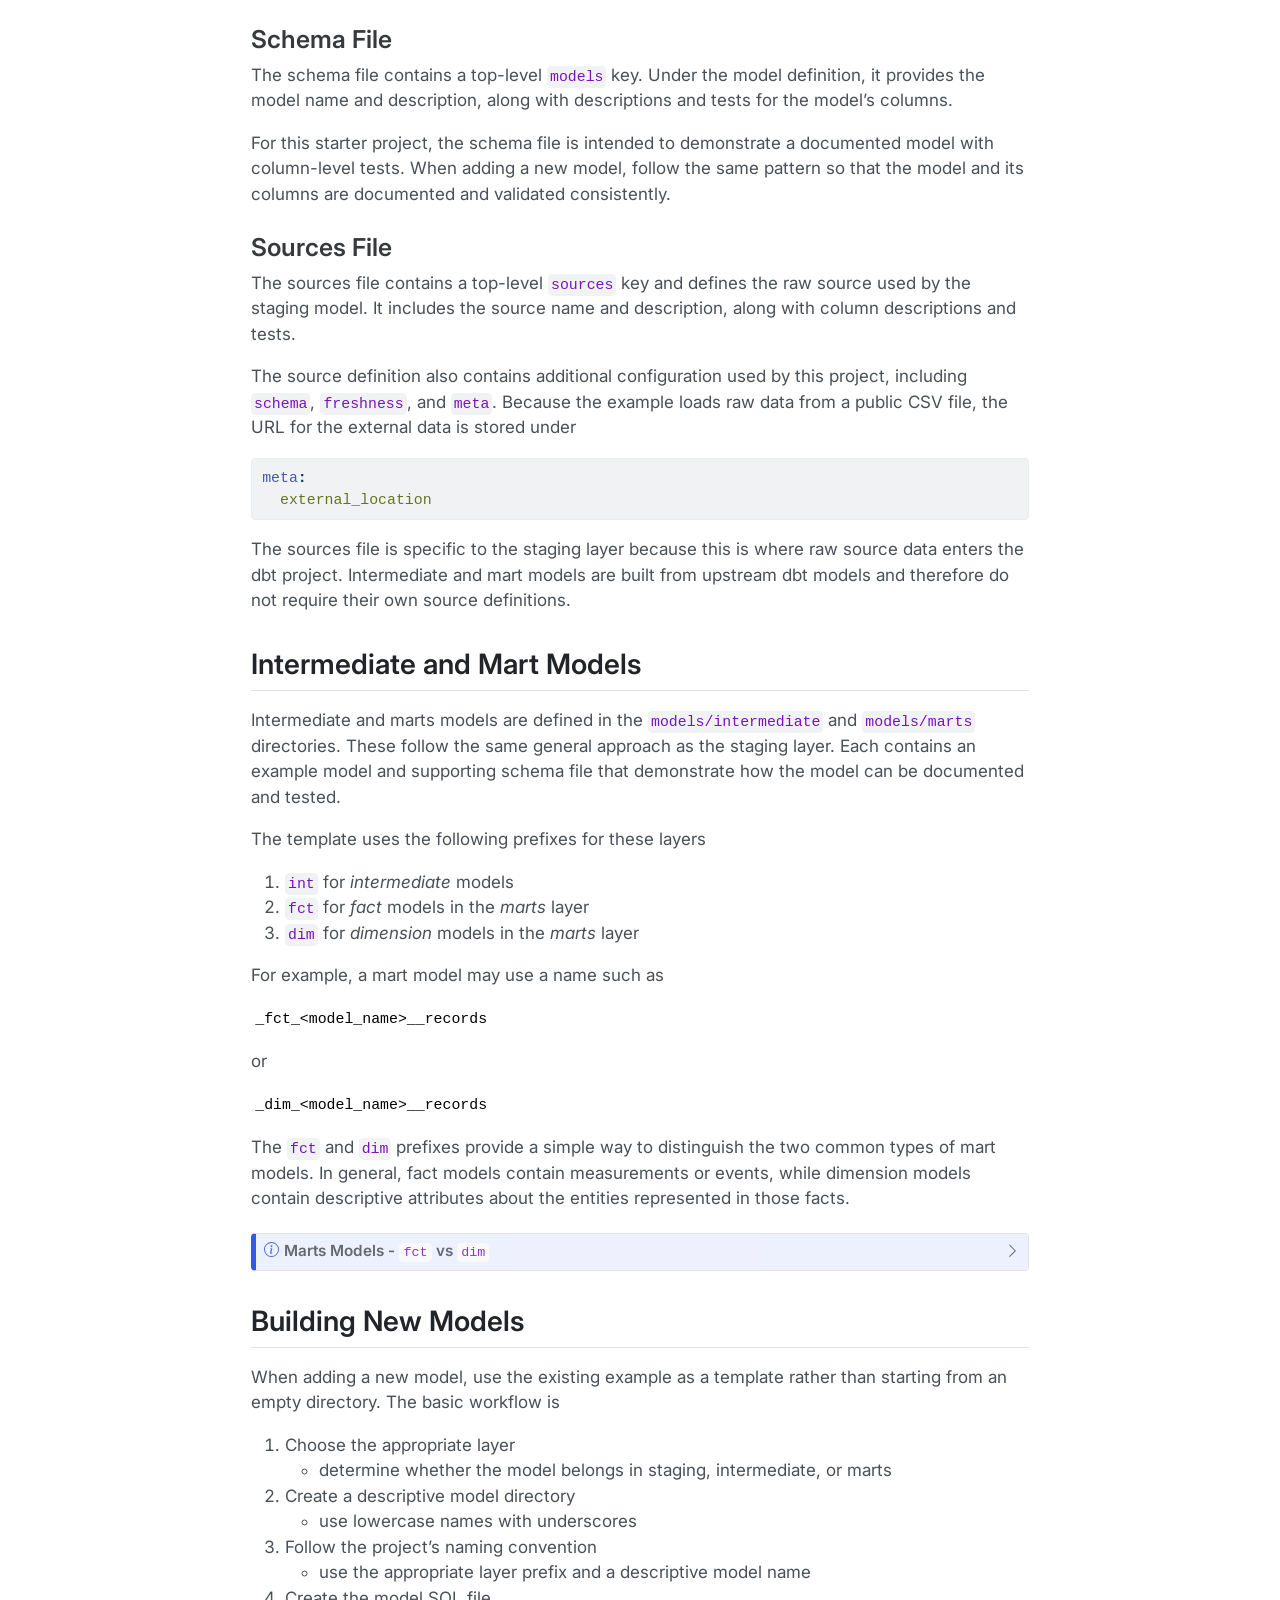
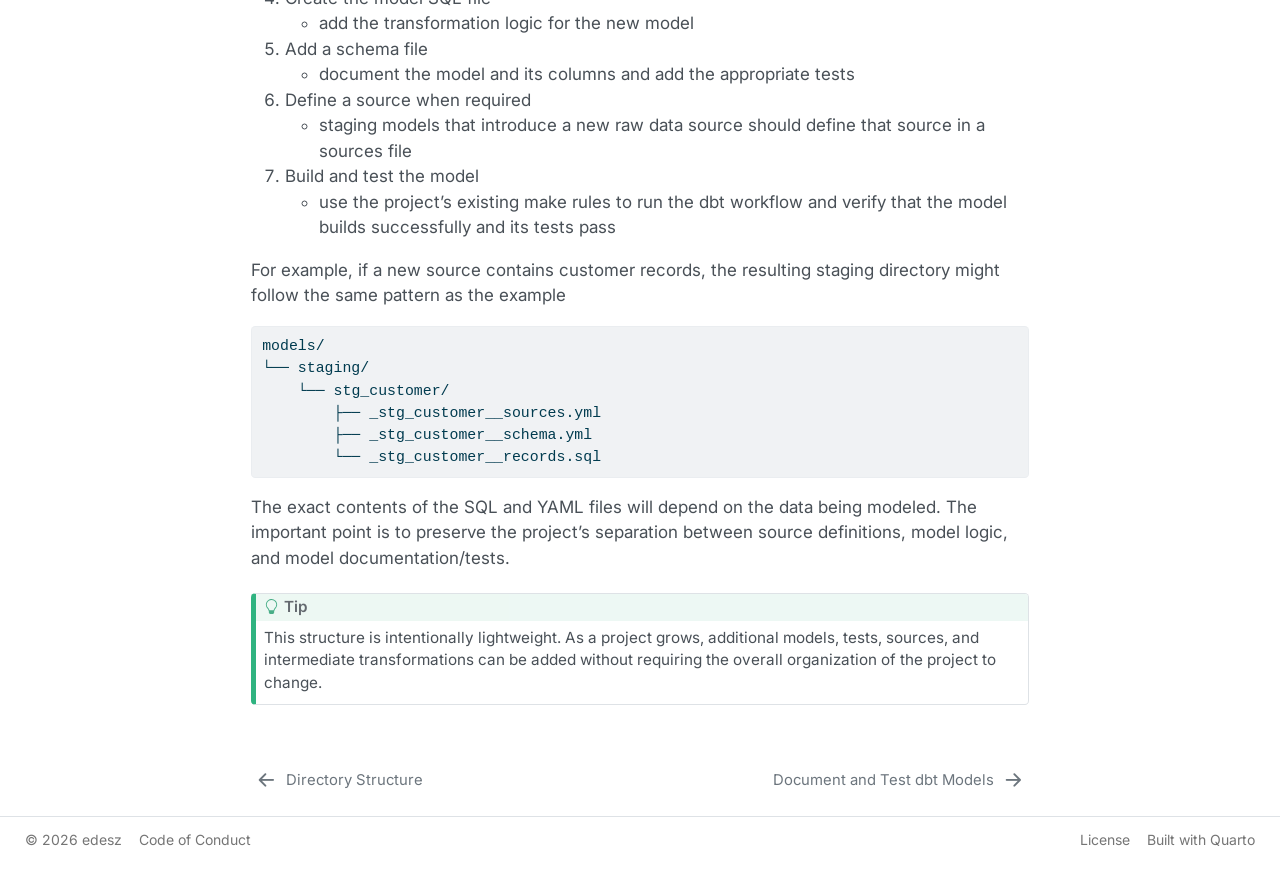
<file: pages/04-authoring-dbt-models.html>
<!DOCTYPE html>
<html xmlns="http://www.w3.org/1999/xhtml" lang="en" xml:lang="en"><head>

<meta charset="utf-8">
<meta name="generator" content="quarto-1.10.18">

<meta name="viewport" content="width=device-width, initial-scale=1.0, user-scalable=yes">

<meta name="author" content="edesz">
<meta name="dcterms.date" content="2026-09-19">

<title>authoring-dbt-models – Home</title>
<style>
/* Default styles provided by pandoc.
** See https://pandoc.org/MANUAL.html#variables-for-html for config info.
*/
span.smallcaps{font-variant: small-caps;}
div.columns{display: flex; gap: 1.5em;}
div.column{flex: auto;}
@media screen {
div.columns{gap: min(4vw, 1.5em);}
div.column{overflow-x: auto;}
}
div.hanging-indent{margin-left: 1.5em; text-indent: -1.5em;}
ul.task-list{list-style: none;}
ul.task-list li input[type="checkbox"] {
  width: 0.8em;
  margin: 0 0.8em 0.2em -1em; /* quarto-specific, see https://github.com/quarto-dev/quarto-cli/issues/4556 */ 
  vertical-align: middle;
}
/* CSS for syntax highlighting */
html { -webkit-text-size-adjust: 100%; }
pre > code.sourceCode { white-space: pre; position: relative; }
pre > code.sourceCode > span { display: inline-block; line-height: 1.25; }
pre > code.sourceCode > span:empty { height: 1.2em; }
.sourceCode { overflow: visible; }
code.sourceCode > span { color: inherit; text-decoration: inherit; }
div.sourceCode { margin: 1em 0; }
pre.sourceCode { margin: 0; }
@media screen {
div.sourceCode { overflow: auto; }
}
@media print {
pre > code.sourceCode { white-space: pre-wrap; }
pre > code.sourceCode > span { text-indent: -5em; padding-left: 5em; }
}
pre.numberSource code
  { counter-reset: source-line 0; }
pre.numberSource code > span
  { position: relative; left: -4em; counter-increment: source-line; }
pre.numberSource code > span > a:first-child::before
  { content: counter(source-line);
    position: relative; left: -1em; text-align: right; vertical-align: baseline;
    border: none; display: inline-block;
    -webkit-touch-callout: none; -webkit-user-select: none;
    -khtml-user-select: none; -moz-user-select: none;
    -ms-user-select: none; user-select: none;
    padding: 0 4px; width: 4em;
  }
pre.numberSource { margin-left: 3em;  padding-left: 4px; }
div.sourceCode
  {   }
@media screen {
pre > code.sourceCode > span > a:first-child::before { text-decoration: underline; }
}
</style>


<script src="../site_libs/quarto-nav/quarto-nav.js"></script>
<script src="../site_libs/clipboard/clipboard.min.js"></script>
<script src="../site_libs/quarto-search/autocomplete.umd.js"></script>
<script src="../site_libs/quarto-search/fuse.min.js"></script>
<script src="../site_libs/quarto-search/quarto-search.js"></script>
<meta name="quarto:offset" content="../">
<link href="../pages/05-document-and-test-models.html" rel="next">
<link href="../pages/03-directory-structure.html" rel="prev">
<script src="../site_libs/quarto-html/quarto.js" type="module"></script>
<script src="../site_libs/quarto-html/tabsets/tabsets.js" type="module"></script>
<script src="../site_libs/quarto-html/popper.min.js"></script>
<script src="../site_libs/quarto-html/tippy.umd.min.js"></script>
<script src="../site_libs/quarto-html/anchor.min.js"></script>
<link href="../site_libs/quarto-html/tippy.css" rel="stylesheet">
<link href="../site_libs/quarto-html/quarto-syntax-highlighting-64a204ab8560d761af7679ceaba22944.css" rel="stylesheet" class="quarto-color-scheme" id="quarto-text-highlighting-styles">
<link href="../site_libs/quarto-html/quarto-syntax-highlighting-dark-b85bc7c33db8c58e0ec93c3465666fed.css" rel="stylesheet" class="quarto-color-scheme quarto-color-alternate" id="quarto-text-highlighting-styles">
<link href="../site_libs/quarto-html/quarto-syntax-highlighting-64a204ab8560d761af7679ceaba22944.css" rel="stylesheet" class="quarto-color-scheme-extra" id="quarto-text-highlighting-styles">
<script src="../site_libs/bootstrap/bootstrap.min.js"></script>
<link href="../site_libs/bootstrap/bootstrap-icons.css" rel="stylesheet">
<link href="../site_libs/bootstrap/bootstrap-22062396c02206f950f1688f176c8091.min.css" rel="stylesheet" append-hash="true" class="quarto-color-scheme" id="quarto-bootstrap" data-mode="light">
<link href="../site_libs/bootstrap/bootstrap-dark-3c96a0003a5aa01396021df662c99690.min.css" rel="stylesheet" append-hash="true" class="quarto-color-scheme quarto-color-alternate" id="quarto-bootstrap" data-mode="dark">
<link href="../site_libs/bootstrap/bootstrap-22062396c02206f950f1688f176c8091.min.css" rel="stylesheet" append-hash="true" class="quarto-color-scheme-extra" id="quarto-bootstrap" data-mode="light">
<script id="quarto-search-options" type="application/json">{
  "location": "navbar",
  "copy-button": false,
  "collapse-after": 3,
  "panel-placement": "end",
  "type": "overlay",
  "limit": 50,
  "keyboard-shortcut": [
    "f",
    "/",
    "s"
  ],
  "show-item-context": false,
  "language": {
    "search-no-results-text": "No results",
    "search-matching-documents-text": "matching documents",
    "search-copy-link-title": "Copy link to search",
    "search-hide-matches-text": "Hide additional matches",
    "search-more-match-text": "more match in this document",
    "search-more-matches-text": "more matches in this document",
    "search-clear-button-title": "Clear",
    "search-text-placeholder": "",
    "search-detached-cancel-button-title": "Cancel",
    "search-submit-button-title": "Submit",
    "search-label": "Search"
  }
}</script>
<style>html{ scroll-behavior: smooth; }</style>


<meta property="og:title" content="Home">
<meta property="og:description" content="">
<meta property="og:image" content="https://edesz.github.io/dbt-prefect-starter-docs/pages/[data-uri]">
<meta property="og:site_name" content="Home">
<meta property="og:image:alt" content="">
</head>

<body class="nav-sidebar docked nav-fixed quarto-light"><script id="quarto-html-before-body" type="application/javascript">
    const toggleBodyColorMode = (bsSheetEl) => {
      const mode = bsSheetEl.getAttribute("data-mode");
      const bodyEl = window.document.querySelector("body");
      if (mode === "dark") {
        bodyEl.classList.add("quarto-dark");
        bodyEl.classList.remove("quarto-light");
      } else {
        bodyEl.classList.add("quarto-light");
        bodyEl.classList.remove("quarto-dark");
      }
    }
    const toggleBodyColorPrimary = () => {
      const bsSheetEl = window.document.querySelector("link#quarto-bootstrap:not([rel=disabled-stylesheet])");
      if (bsSheetEl) {
        toggleBodyColorMode(bsSheetEl);
      }
    }
    const setColorSchemeToggle = (alternate) => {
      const toggles = window.document.querySelectorAll('.quarto-color-scheme-toggle');
      for (let i=0; i < toggles.length; i++) {
        const toggle = toggles[i];
        if (toggle) {
          if (alternate) {
            toggle.classList.add("alternate");
          } else {
            toggle.classList.remove("alternate");
          }
        }
      }
    };
    const toggleColorMode = (alternate) => {
      // Switch the stylesheets
      const primaryStylesheets = window.document.querySelectorAll('link.quarto-color-scheme:not(.quarto-color-alternate)');
      const alternateStylesheets = window.document.querySelectorAll('link.quarto-color-scheme.quarto-color-alternate');
      manageTransitions('#quarto-margin-sidebar .nav-link', false);
      if (alternate) {
        // note: dark is layered on light, we don't disable primary!
        enableStylesheet(alternateStylesheets);
        for (const sheetNode of alternateStylesheets) {
          if (sheetNode.id === "quarto-bootstrap") {
            toggleBodyColorMode(sheetNode);
          }
        }
      } else {
        disableStylesheet(alternateStylesheets);
        enableStylesheet(primaryStylesheets)
        toggleBodyColorPrimary();
      }
      manageTransitions('#quarto-margin-sidebar .nav-link', true);
      // Switch the toggles
      setColorSchemeToggle(alternate)
      // Hack to workaround the fact that safari doesn't
      // properly recolor the scrollbar when toggling (#1455)
      if (navigator.userAgent.indexOf('Safari') > 0 && navigator.userAgent.indexOf('Chrome') == -1) {
        manageTransitions("body", false);
        window.scrollTo(0, 1);
        setTimeout(() => {
          window.scrollTo(0, 0);
          manageTransitions("body", true);
        }, 40);
      }
    }
    const disableStylesheet = (stylesheets) => {
      for (let i=0; i < stylesheets.length; i++) {
        const stylesheet = stylesheets[i];
        stylesheet.rel = 'disabled-stylesheet';
      }
    }
    const enableStylesheet = (stylesheets) => {
      for (let i=0; i < stylesheets.length; i++) {
        const stylesheet = stylesheets[i];
        if(stylesheet.rel !== 'stylesheet') { // for Chrome, which will still FOUC without this check
          stylesheet.rel = 'stylesheet';
        }
      }
    }
    const manageTransitions = (selector, allowTransitions) => {
      const els = window.document.querySelectorAll(selector);
      for (let i=0; i < els.length; i++) {
        const el = els[i];
        if (allowTransitions) {
          el.classList.remove('notransition');
        } else {
          el.classList.add('notransition');
        }
      }
    }
    const isFileUrl = () => {
      return window.location.protocol === 'file:';
    }
    const hasAlternateSentinel = () => {
      let styleSentinel = getColorSchemeSentinel();
      if (styleSentinel !== null) {
        return styleSentinel === "alternate";
      } else {
        return false;
      }
    }
    const setStyleSentinel = (alternate) => {
      const value = alternate ? "alternate" : "default";
      if (!isFileUrl()) {
        window.localStorage.setItem("quarto-color-scheme", value);
      } else {
        localAlternateSentinel = value;
      }
    }
    const getColorSchemeSentinel = () => {
      if (!isFileUrl()) {
        const storageValue = window.localStorage.getItem("quarto-color-scheme");
        return storageValue != null ? storageValue : localAlternateSentinel;
      } else {
        return localAlternateSentinel;
      }
    }
    const toggleGiscusIfUsed = (isAlternate, darkModeDefault) => {
      const baseTheme = document.querySelector('#giscus-base-theme')?.value ?? 'light';
      const alternateTheme = document.querySelector('#giscus-alt-theme')?.value ?? 'dark';
      let newTheme = '';
      if(authorPrefersDark) {
        newTheme = isAlternate ? baseTheme : alternateTheme;
      } else {
        newTheme = isAlternate ? alternateTheme : baseTheme;
      }
      const changeGiscusTheme = () => {
        // From: https://github.com/giscus/giscus/issues/336
        const sendMessage = (message) => {
          const iframe = document.querySelector('iframe.giscus-frame');
          if (!iframe) return;
          iframe.contentWindow.postMessage({ giscus: message }, 'https://giscus.app');
        }
        sendMessage({
          setConfig: {
            theme: newTheme
          }
        });
      }
      const isGiscussLoaded = window.document.querySelector('iframe.giscus-frame') !== null;
      if (isGiscussLoaded) {
        changeGiscusTheme();
      }
    };
    const authorPrefersDark = false;
    const darkModeDefault = authorPrefersDark;
      document.querySelector('link#quarto-text-highlighting-styles.quarto-color-scheme-extra').rel = 'disabled-stylesheet';
      document.querySelector('link#quarto-bootstrap.quarto-color-scheme-extra').rel = 'disabled-stylesheet';
    let localAlternateSentinel = darkModeDefault ? 'alternate' : 'default';
    // Dark / light mode switch
    window.quartoToggleColorScheme = () => {
      // Read the current dark / light value
      let toAlternate = !hasAlternateSentinel();
      toggleColorMode(toAlternate);
      setStyleSentinel(toAlternate);
      toggleGiscusIfUsed(toAlternate, darkModeDefault);
      window.dispatchEvent(new Event('resize'));
    };
    // Switch to dark mode if need be
    if (hasAlternateSentinel()) {
      toggleColorMode(true);
    } else {
      toggleColorMode(false);
    }
  </script>

<div id="quarto-search-results"></div>
  <header id="quarto-header" class="headroom fixed-top">
    <nav class="navbar navbar-expand-lg " data-bs-theme="dark">
      <div class="navbar-container container-fluid">
      <div class="navbar-brand-container mx-auto">
    <a class="navbar-brand" href="../index.html">
    <span class="navbar-title">dbt DuckDB Prefect Starter</span>
    </a>
  </div>
        <div class="quarto-navbar-tools tools-end">
    <a href="https://github.com/edesz/dbt_prefect_duckdb_starter" title="" class="quarto-navigation-tool px-1" aria-label="" target="_blank"><i class="bi bi-github"></i></a>
  <a href="" class="quarto-color-scheme-toggle quarto-navigation-tool  px-1" onclick="window.quartoToggleColorScheme(); return false;" title="Toggle dark mode"><i class="bi"></i></a>
</div>
          <div id="quarto-search" class="" title="Search"></div>
      </div> <!-- /container-fluid -->
    </nav>
  <nav class="quarto-secondary-nav">
    <div class="container-fluid d-flex">
      <button type="button" class="quarto-btn-toggle btn" data-bs-toggle="collapse" role="button" data-bs-target=".quarto-sidebar-collapse-item" aria-controls="quarto-sidebar" aria-expanded="false" aria-label="Toggle sidebar navigation" onclick="if (window.quartoToggleHeadroom) { window.quartoToggleHeadroom(); }">
        <i class="bi bi-layout-text-sidebar-reverse"></i>
      </button>
        <nav class="quarto-page-breadcrumbs" aria-label="breadcrumb"><ol class="breadcrumb"><li class="breadcrumb-item"><a href="../pages/01-pre-requisites.html">Getting Started</a></li><li class="breadcrumb-item"><a href="../pages/04-authoring-dbt-models.html">Authoring dbt Models</a></li></ol></nav>
        <a class="flex-grow-1" role="navigation" data-bs-toggle="collapse" data-bs-target=".quarto-sidebar-collapse-item" aria-controls="quarto-sidebar" aria-expanded="false" aria-label="Toggle sidebar navigation" onclick="if (window.quartoToggleHeadroom) { window.quartoToggleHeadroom(); }">      
        </a>
    </div>
  </nav>
</header>
<!-- content -->
<div id="quarto-content" class="quarto-container page-columns page-rows-contents page-layout-article page-navbar">
<!-- sidebar -->
  <nav id="quarto-sidebar" class="sidebar collapse collapse-horizontal quarto-sidebar-collapse-item sidebar-navigation docked overflow-auto">
    <div class="pt-lg-2 mt-2 text-left sidebar-header sidebar-header-stacked">
      <a href="../index.html" class="sidebar-logo-link">
      <img src="../pages/images/growtika-8zB4P0eafrs-unsplash.jpg" alt="dbt Starter Image" class="sidebar-logo light-content py-0 d-lg-inline d-none">
      <img src="../pages/images/growtika-8zB4P0eafrs-unsplash.jpg" alt="dbt Starter Image" class="sidebar-logo dark-content py-0 d-lg-inline d-none">
      </a>
      </div>
    <div class="sidebar-menu-container"> 
    <ul class="list-unstyled mt-1">
        <li class="sidebar-item">
  <div class="sidebar-item-container"> 
  <a href="../index.html" class="sidebar-item-text sidebar-link">
 <span class="menu-text">Welcome</span></a>
  </div>
</li>
        <li class="sidebar-item">
  <div class="sidebar-item-container"> 
  <a href="../pages/06-motivation.html" class="sidebar-item-text sidebar-link">
 <span class="menu-text">Why this project exists</span></a>
  </div>
</li>
        <li class="sidebar-item sidebar-item-section">
      <div class="sidebar-item-container"> 
            <a class="sidebar-item-text sidebar-link text-start" data-bs-toggle="collapse" data-bs-target="#quarto-sidebar-section-1" role="navigation" aria-expanded="true">
 <span class="menu-text">Getting Started</span></a>
          <a class="sidebar-item-toggle text-start" data-bs-toggle="collapse" data-bs-target="#quarto-sidebar-section-1" role="navigation" aria-expanded="true" aria-label="Toggle section">
            <i class="bi bi-chevron-right ms-2"></i>
          </a> 
      </div>
      <ul id="quarto-sidebar-section-1" class="collapse list-unstyled sidebar-section depth1 show">  
          <li class="sidebar-item">
  <div class="sidebar-item-container"> 
  <a href="../pages/01-pre-requisites.html" class="sidebar-item-text sidebar-link">
 <span class="menu-text">Pre-Requisites</span></a>
  </div>
</li>
          <li class="sidebar-item">
  <div class="sidebar-item-container"> 
  <a href="../pages/02-quickstart.html" class="sidebar-item-text sidebar-link">
 <span class="menu-text">Quick Start</span></a>
  </div>
</li>
          <li class="sidebar-item">
  <div class="sidebar-item-container"> 
  <a href="../pages/03-directory-structure.html" class="sidebar-item-text sidebar-link">
 <span class="menu-text">Directory Structure</span></a>
  </div>
</li>
          <li class="sidebar-item">
  <div class="sidebar-item-container"> 
  <a href="../pages/04-authoring-dbt-models.html" class="sidebar-item-text sidebar-link active">
 <span class="menu-text">Authoring dbt Models</span></a>
  </div>
</li>
          <li class="sidebar-item">
  <div class="sidebar-item-container"> 
  <a href="../pages/05-document-and-test-models.html" class="sidebar-item-text sidebar-link">
 <span class="menu-text">Document and Test dbt Models</span></a>
  </div>
</li>
      </ul>
  </li>
        <li class="sidebar-item">
  <div class="sidebar-item-container"> 
  <a href="../pages/07-opinions.html" class="sidebar-item-text sidebar-link">
 <span class="menu-text">Opinions</span></a>
  </div>
</li>
        <li class="sidebar-item">
  <div class="sidebar-item-container"> 
  <a href="../pages/08-usage.html" class="sidebar-item-text sidebar-link">
 <span class="menu-text">Usage</span></a>
  </div>
</li>
        <li class="sidebar-item">
  <div class="sidebar-item-container"> 
  <a href="../pages/09-customisations.html" class="sidebar-item-text sidebar-link">
 <span class="menu-text">Customisations</span></a>
  </div>
</li>
        <li class="sidebar-item">
  <div class="sidebar-item-container"> 
  <a href="../pages/10-contributing.html" class="sidebar-item-text sidebar-link">
 <span class="menu-text">Contributing</span></a>
  </div>
</li>
        <li class="sidebar-item">
  <div class="sidebar-item-container"> 
  <a href="../pages/11-citation.html" class="sidebar-item-text sidebar-link">
 <span class="menu-text">Citation</span></a>
  </div>
</li>
    </ul>
    </div>
</nav>
<div id="quarto-sidebar-glass" class="quarto-sidebar-collapse-item" data-bs-toggle="collapse" data-bs-target=".quarto-sidebar-collapse-item"></div>
<!-- margin-sidebar -->
    <div id="quarto-margin-sidebar" class="sidebar margin-sidebar">
        <nav id="TOC" role="doc-toc" class="toc-active" data-toc-expanded="99">
    <h2 id="toc-title">On this page</h2>
   
  <ul>
  <li><a href="#authoring-dbt-models" id="toc-authoring-dbt-models" class="nav-link active" data-scroll-target="#authoring-dbt-models">Authoring dbt Models</a>
  <ul>
  <li><a href="#staging-model" id="toc-staging-model" class="nav-link" data-scroll-target="#staging-model">Staging Model</a></li>
  <li><a href="#supporting-files" id="toc-supporting-files" class="nav-link" data-scroll-target="#supporting-files">Supporting Files</a>
  <ul>
  <li><a href="#schema-file" id="toc-schema-file" class="nav-link" data-scroll-target="#schema-file">Schema File</a></li>
  <li><a href="#sources-file" id="toc-sources-file" class="nav-link" data-scroll-target="#sources-file">Sources File</a></li>
  </ul></li>
  <li><a href="#intermediate-and-mart-models" id="toc-intermediate-and-mart-models" class="nav-link" data-scroll-target="#intermediate-and-mart-models">Intermediate and Mart Models</a></li>
  <li><a href="#building-new-models" id="toc-building-new-models" class="nav-link" data-scroll-target="#building-new-models">Building New Models</a></li>
  </ul></li>
  </ul>
</nav>
    </div>
<!-- main -->
<main class="content" id="quarto-document-content">


<header id="title-block-header" class="quarto-title-block default"><nav class="quarto-page-breadcrumbs quarto-title-breadcrumbs d-none d-lg-block" aria-label="breadcrumb"><ol class="breadcrumb"><li class="breadcrumb-item"><a href="../pages/01-pre-requisites.html">Getting Started</a></li><li class="breadcrumb-item"><a href="../pages/04-authoring-dbt-models.html">Authoring dbt Models</a></li></ol></nav>
<div class="quarto-title">
</div>



<div class="quarto-title-meta">

    <div>
    <div class="quarto-title-meta-heading">Author</div>
    <div class="quarto-title-meta-contents">
             <p><a href="https://github.com/edesz">edesz</a> <a href="https://orcid.org/0000-0001-9039-5496" class="quarto-title-author-orcid" aria-label="ORCID profile for edesz"> <img alt="" src="[data-uri]"></a></p>
          </div>
  </div>
    
    <div>
    <div class="quarto-title-meta-heading">Last Updated</div>
    <div class="quarto-title-meta-contents">
      <p class="date">September 19, 2026</p>
    </div>
  </div>
  
    
  </div>
  


</header>


<h1 id="authoring-dbt-models">Authoring dbt Models</h1>
<p>This starter project includes an example <a href="https://docs.getdbt.com/best-practices/how-we-structure/2-staging?version=2">staging</a> model, along with boilerplate structure for <a href="https://docs.getdbt.com/best-practices/how-we-structure/3-intermediate?version=2">intermediate</a> and <a href="https://docs.getdbt.com/best-practices/how-we-structure/4-marts?version=2">marts</a> models. The example is intentionally small, but it is documented and tested so that it can serve as a starting point for building additional models.</p>
<p>The goal of this section is not to provide a comprehensive introduction to dbt modeling. Instead, it describes how models are organized and named in this starter project and provides a starting point for adding your own models. For a more detailed explanation of dbt modeling concepts, refer to the <a href="https://docs.getdbt.com/docs/build/sql-models?version=2">dbt documentation</a>.</p>
<h2 id="staging-model" class="anchored">Staging Model</h2>
<p>The example staging model is located in</p>
<pre class="text"><code>models/staging/stg_open_data_park_occupancy/</code></pre>
<p>The directory name uses underscores rather than dashes, per <a href="https://docs.getdbt.com/best-practices/how-we-style/1-how-we-style-our-dbt-models?version=2#fields-and-model-names">dbt best practices for styling</a>. This template uses descriptive directory and model names so that the purpose of a model can be understood from its location and name.</p>
<p>The staging model retrieves raw parking lot occupancy readings from the <a href="https://open.toronto.ca/dataset/parking-occupancy/">Toronto Open Data Portal</a>. It is therefore named</p>
<pre class="text"><code>_stg_open_data_park_occupancy__records</code></pre>
<p>The model name follows the convention used throughout this template and consists of four parts</p>
<ol type="1">
<li>Leading underscore
<ul>
<li>this distinguishes the model file from its supporting files</li>
</ul></li>
<li>Prefix (<code>stg</code>)
<ul>
<li>this identifies the staging layer</li>
</ul></li>
<li>Model name (<code>open_data_park_occupancy</code>)
<ul>
<li>this describes the data represented by the model</li>
</ul></li>
<li>Suffix (<code>records</code>)
<ul>
<li>this describes the type of relation represented by the model</li>
</ul></li>
</ol>
<p>The prefix and model name are separated by a single underscore, while the model name and suffix are separated by a double underscore</p>
<pre class="text"><code>_stg_open_data_park_occupancy__records
│    │                       │    |
│    │                       |    └── suffix 
│    └── model name          |
└── layer prefix             └── double underscore</code></pre>
<p>The same general naming pattern is used for models in the other layers, with the prefix indicating the layer.</p>
<h2 id="supporting-files" class="anchored">Supporting Files</h2>
<p>The staging model directory contains the model SQL file and two supporting YAML files</p>
<ol type="1">
<li>a <em><a href="https://docs.getdbt.com/reference/resource-configs/schema?version=2">schema file</a></em>, which documents and tests the model</li>
<li>a <em><a href="https://docs.getdbt.com/docs/build/sources?version=2">sources file</a></em>, which defines the raw data source</li>
</ol>
<h3 id="schema-file" class="anchored">Schema File</h3>
<p>The schema file contains a top-level <code>models</code> key. Under the model definition, it provides the model name and description, along with descriptions and tests for the model’s columns.</p>
<p>For this starter project, the schema file is intended to demonstrate a documented model with column-level tests. When adding a new model, follow the same pattern so that the model and its columns are documented and validated consistently.</p>
<h3 id="sources-file" class="anchored">Sources File</h3>
<p>The sources file contains a top-level <code>sources</code> key and defines the raw source used by the staging model. It includes the source name and description, along with column descriptions and tests.</p>
<p>The source definition also contains additional configuration used by this project, including <code>schema</code>, <code>freshness</code>, and <code>meta</code>. Because the example loads raw data from a public CSV file, the URL for the external data is stored under</p>
<div class="code-copy-outer-scaffold"><div class="sourceCode" id="cb4"><pre class="sourceCode yaml code-with-copy"><code class="sourceCode yaml"><span id="cb4-1"><a href="#cb4-1" aria-hidden="true" tabindex="-1"></a><span class="fu">meta</span><span class="kw">:</span></span>
<span id="cb4-2"><a href="#cb4-2" aria-hidden="true" tabindex="-1"></a><span class="at">  external_location</span></span></code></pre></div><button title="Copy to Clipboard" class="code-copy-button"><i class="bi"></i></button></div>
<p>The sources file is specific to the staging layer because this is where raw source data enters the dbt project. Intermediate and mart models are built from upstream dbt models and therefore do not require their own source definitions.</p>
<h2 id="intermediate-and-mart-models" class="anchored">Intermediate and Mart Models</h2>
<p>Intermediate and marts models are defined in the <code>models/intermediate</code> and <code>models/marts</code> directories. These follow the same general approach as the staging layer. Each contains an example model and supporting schema file that demonstrate how the model can be documented and tested.</p>
<p>The template uses the following prefixes for these layers</p>
<ol type="1">
<li><code>int</code> for <em>intermediate</em> models</li>
<li><code>fct</code> for <em>fact</em> models in the <em>marts</em> layer</li>
<li><code>dim</code> for <em>dimension</em> models in the <em>marts</em> layer</li>
</ol>
<p>For example, a mart model may use a name such as</p>
<pre class="text"><code>_fct_&lt;model_name&gt;__records</code></pre>
<p>or</p>
<pre class="text"><code>_dim_&lt;model_name&gt;__records</code></pre>
<p>The <code>fct</code> and <code>dim</code> prefixes provide a simple way to distinguish the two common types of mart models. In general, fact models contain measurements or events, while dimension models contain descriptive attributes about the entities represented in those facts.</p>
<div class="callout callout-style-default callout-note callout-titled">
<div class="callout-header d-flex align-content-center collapsed" data-bs-toggle="collapse" data-bs-target=".callout-1-contents" aria-controls="callout-1" aria-expanded="false" aria-label="Toggle callout">
<div class="callout-icon-container">
<i class="callout-icon"></i>
</div>
<div class="callout-title-container flex-fill">
<span class="screen-reader-only">Note</span>Marts Models - <code>fct</code> vs <code>dim</code>
</div>
<div class="callout-btn-toggle d-inline-block border-0 py-1 ps-1 pe-0 float-end"><i class="callout-toggle"></i></div>
</div>
<div id="callout-1" class="callout-1-contents callout-collapse collapse">
<div class="callout-body-container callout-body">
<p>The distinction used by this template is</p>
<ol type="1">
<li><code>fct</code>
<ul>
<li>this stores measurements, metrics, or records of business events</li>
</ul></li>
<li><code>dim</code>
<ul>
<li>this stores descriptive context and attributes about business entities</li>
</ul></li>
</ol>
<p>These conventions are organizational choices rather than requirements imposed by dbt.</p>
</div>
</div>
</div>
<h2 id="building-new-models" class="anchored">Building New Models</h2>
<p>When adding a new model, use the existing example as a template rather than starting from an empty directory. The basic workflow is</p>
<ol type="1">
<li>Choose the appropriate layer
<ul>
<li>determine whether the model belongs in staging, intermediate, or marts</li>
</ul></li>
<li>Create a descriptive model directory
<ul>
<li>use lowercase names with underscores</li>
</ul></li>
<li>Follow the project’s naming convention
<ul>
<li>use the appropriate layer prefix and a descriptive model name</li>
</ul></li>
<li>Create the model SQL file
<ul>
<li>add the transformation logic for the new model</li>
</ul></li>
<li>Add a schema file
<ul>
<li>document the model and its columns and add the appropriate tests</li>
</ul></li>
<li>Define a source when required
<ul>
<li>staging models that introduce a new raw data source should define that source in a sources file</li>
</ul></li>
<li>Build and test the model
<ul>
<li>use the project’s existing make rules to run the dbt workflow and verify that the model builds successfully and its tests pass</li>
</ul></li>
</ol>
<p>For example, if a new source contains customer records, the resulting staging directory might follow the same pattern as the example</p>
<div class="code-copy-outer-scaffold"><div class="sourceCode" id="cb7"><pre class="sourceCode bash code-with-copy"><code class="sourceCode bash"><span id="cb7-1"><a href="#cb7-1" aria-hidden="true" tabindex="-1"></a><span class="ex">models/</span></span>
<span id="cb7-2"><a href="#cb7-2" aria-hidden="true" tabindex="-1"></a><span class="ex">└──</span> staging/</span>
<span id="cb7-3"><a href="#cb7-3" aria-hidden="true" tabindex="-1"></a>    <span class="ex">└──</span> stg_customer/</span>
<span id="cb7-4"><a href="#cb7-4" aria-hidden="true" tabindex="-1"></a>        <span class="ex">├──</span> _stg_customer__sources.yml</span>
<span id="cb7-5"><a href="#cb7-5" aria-hidden="true" tabindex="-1"></a>        <span class="ex">├──</span> _stg_customer__schema.yml</span>
<span id="cb7-6"><a href="#cb7-6" aria-hidden="true" tabindex="-1"></a>        <span class="ex">└──</span> _stg_customer__records.sql</span></code></pre></div><button title="Copy to Clipboard" class="code-copy-button"><i class="bi"></i></button></div>
<p>The exact contents of the SQL and YAML files will depend on the data being modeled. The important point is to preserve the project’s separation between source definitions, model logic, and model documentation/tests.</p>
<div class="callout callout-style-default callout-tip callout-titled">
<div class="callout-header d-flex align-content-center">
<div class="callout-icon-container">
<i class="callout-icon"></i>
</div>
<div class="callout-title-container flex-fill">
Tip
</div>
</div>
<div class="callout-body-container callout-body">
<p>This structure is intentionally lightweight. As a project grows, additional models, tests, sources, and intermediate transformations can be added without requiring the overall organization of the project to change.</p>
</div>
</div>



<a onclick="window.scrollTo(0, 0); return false;" role="button" id="quarto-back-to-top"><i class="bi bi-arrow-up"></i> Back to top</a></main> <!-- /main -->
<script id="quarto-html-after-body" type="application/javascript">
  window.document.addEventListener("DOMContentLoaded", function (event) {
    // Ensure there is a toggle, if there isn't float one in the top right
    if (window.document.querySelector('.quarto-color-scheme-toggle') === null) {
      const a = window.document.createElement('a');
      a.classList.add('top-right');
      a.classList.add('quarto-color-scheme-toggle');
      a.href = "";
      a.onclick = function() { try { window.quartoToggleColorScheme(); } catch {} return false; };
      const i = window.document.createElement("i");
      i.classList.add('bi');
      a.appendChild(i);
      window.document.body.appendChild(a);
    }
    setColorSchemeToggle(hasAlternateSentinel())
    const icon = "";
    const anchorJS = new window.AnchorJS();
    anchorJS.options = {
      placement: 'right',
      icon: icon
    };
    anchorJS.add('.anchored');
    const isCodeAnnotation = (el) => {
      for (const clz of el.classList) {
        if (clz.startsWith('code-annotation-')) {                     
          return true;
        }
      }
      return false;
    }
    const onCopySuccess = function(e) {
      // button target
      const button = e.trigger;
      // don't keep focus
      button.blur();
      // flash "checked"
      button.classList.add('code-copy-button-checked');
      var currentTitle = button.getAttribute("title");
      button.setAttribute("title", "Copied!");
      let tooltip;
      if (window.bootstrap) {
        button.setAttribute("data-bs-toggle", "tooltip");
        button.setAttribute("data-bs-placement", "left");
        button.setAttribute("data-bs-title", "Copied!");
        tooltip = new bootstrap.Tooltip(button, 
          { trigger: "manual", 
            customClass: "code-copy-button-tooltip",
            offset: [0, -8]});
        tooltip.show();    
      }
      setTimeout(function() {
        if (tooltip) {
          tooltip.hide();
          button.removeAttribute("data-bs-title");
          button.removeAttribute("data-bs-toggle");
          button.removeAttribute("data-bs-placement");
        }
        button.setAttribute("title", currentTitle);
        button.classList.remove('code-copy-button-checked');
      }, 1000);
      // clear code selection
      e.clearSelection();
    }
    const getTextToCopy = function(trigger) {
      const outerScaffold = trigger.parentElement.cloneNode(true);
      const codeEl = outerScaffold.querySelector('code');
      for (const childEl of codeEl.children) {
        if (isCodeAnnotation(childEl)) {
          childEl.remove();
        }
      }
      return codeEl.innerText;
    }
    const clipboard = new window.ClipboardJS('.code-copy-button:not([data-in-quarto-modal])', {
      text: getTextToCopy
    });
    clipboard.on('success', onCopySuccess);
    if (window.document.getElementById('quarto-embedded-source-code-modal')) {
      const clipboardModal = new window.ClipboardJS('.code-copy-button[data-in-quarto-modal]', {
        text: getTextToCopy,
        container: window.document.getElementById('quarto-embedded-source-code-modal')
      });
      clipboardModal.on('success', onCopySuccess);
    }
      var localhostRegex = new RegExp(/^(?:http|https):\/\/localhost\:?[0-9]*\//);
      var mailtoRegex = new RegExp(/^mailto:/);
        var filterRegex = new RegExp("https:\/\/edesz\.github\.io\/dbt-prefect-starter-docs\/");
      var isInternal = (href) => {
          return filterRegex.test(href) || localhostRegex.test(href) || mailtoRegex.test(href);
      }
      // Inspect non-navigation links and adorn them if external
     var links = window.document.querySelectorAll('a[href]:not(.nav-link):not(.navbar-brand):not(.toc-action):not(.sidebar-link):not(.sidebar-item-toggle):not(.pagination-link):not(.no-external):not([aria-hidden]):not(.dropdown-item):not(.quarto-navigation-tool):not(.about-link)');
      for (var i=0; i<links.length; i++) {
        const link = links[i];
        if (!isInternal(link.href)) {
          // undo the damage that might have been done by quarto-nav.js in the case of
          // links that we want to consider external
          if (link.dataset.originalHref !== undefined) {
            link.href = link.dataset.originalHref;
          }
            // target, if specified
            link.setAttribute("target", "_blank");
            if (link.getAttribute("rel") === null) {
              link.setAttribute("rel", "noopener");
            }
        }
      }
    function tippyHover(el, contentFn, onTriggerFn, onUntriggerFn) {
      const config = {
        allowHTML: true,
        maxWidth: 500,
        delay: 100,
        arrow: false,
        appendTo: function(el) {
            return el.parentElement;
        },
        interactive: true,
        interactiveBorder: 10,
        theme: 'quarto',
        placement: 'bottom-start',
      };
      if (contentFn) {
        config.content = contentFn;
      }
      if (onTriggerFn) {
        config.onTrigger = onTriggerFn;
      }
      if (onUntriggerFn) {
        config.onUntrigger = onUntriggerFn;
      }
      window.tippy(el, config); 
    }
    const noterefs = window.document.querySelectorAll('a[role="doc-noteref"]');
    for (var i=0; i<noterefs.length; i++) {
      const ref = noterefs[i];
      tippyHover(ref, function() {
        // use id or data attribute instead here
        let href = ref.getAttribute('data-footnote-href') || ref.getAttribute('href');
        try { href = new URL(href).hash; } catch {}
        const id = href.replace(/^#\/?/, "");
        const note = window.document.getElementById(id);
        if (note) {
          return note.innerHTML;
        } else {
          return "";
        }
      });
    }
    const xrefs = window.document.querySelectorAll('a.quarto-xref');
    const processXRef = (id, note) => {
      // Strip column container classes
      const stripColumnClz = (el) => {
        el.classList.remove("page-full", "page-columns");
        if (el.children) {
          for (const child of el.children) {
            stripColumnClz(child);
          }
        }
      }
      stripColumnClz(note)
      if (id === null || id.startsWith('sec-')) {
        // Special case sections, only their first couple elements
        const container = document.createElement("div");
        if (note.children && note.children.length > 2) {
          container.appendChild(note.children[0].cloneNode(true));
          for (let i = 1; i < note.children.length; i++) {
            const child = note.children[i];
            if (child.tagName === "P" && child.innerText === "") {
              continue;
            } else {
              container.appendChild(child.cloneNode(true));
              break;
            }
          }
          if (window.Quarto?.typesetMath) {
            window.Quarto.typesetMath(container);
          }
          return container.innerHTML
        } else {
          if (window.Quarto?.typesetMath) {
            window.Quarto.typesetMath(note);
          }
          return note.innerHTML;
        }
      } else {
        // Remove any anchor links if they are present
        const anchorLink = note.querySelector('a.anchorjs-link');
        if (anchorLink) {
          anchorLink.remove();
        }
        if (window.Quarto?.typesetMath) {
          window.Quarto.typesetMath(note);
        }
        if (note.classList.contains("callout")) {
          return note.outerHTML;
        } else {
          return note.innerHTML;
        }
      }
    }
    for (var i=0; i<xrefs.length; i++) {
      const xref = xrefs[i];
      tippyHover(xref, undefined, function(instance) {
        instance.disable();
        let url = xref.getAttribute('href');
        let hash = undefined; 
        if (url.startsWith('#')) {
          hash = url;
        } else {
          try { hash = new URL(url).hash; } catch {}
        }
        if (hash) {
          const id = hash.replace(/^#\/?/, "");
          const note = window.document.getElementById(id);
          if (note !== null) {
            try {
              const html = processXRef(id, note.cloneNode(true));
              instance.setContent(html);
            } finally {
              instance.enable();
              instance.show();
            }
          } else {
            // See if we can fetch this
            fetch(url.split('#')[0])
            .then(res => res.text())
            .then(html => {
              const parser = new DOMParser();
              const htmlDoc = parser.parseFromString(html, "text/html");
              const note = htmlDoc.getElementById(id);
              if (note !== null) {
                const html = processXRef(id, note);
                instance.setContent(html);
              } 
            }).finally(() => {
              instance.enable();
              instance.show();
            });
          }
        } else {
          // See if we can fetch a full url (with no hash to target)
          // This is a special case and we should probably do some content thinning / targeting
          fetch(url)
          .then(res => res.text())
          .then(html => {
            const parser = new DOMParser();
            const htmlDoc = parser.parseFromString(html, "text/html");
            const note = htmlDoc.querySelector('main.content');
            if (note !== null) {
              // This should only happen for chapter cross references
              // (since there is no id in the URL)
              // remove the first header
              if (note.children.length > 0 && note.children[0].tagName === "HEADER") {
                note.children[0].remove();
              }
              const html = processXRef(null, note);
              instance.setContent(html);
            } 
          }).finally(() => {
            instance.enable();
            instance.show();
          });
        }
      }, function(instance) {
      });
    }
        let selectedAnnoteEl;
        const selectorForAnnotation = ( cell, annotation) => {
          let cellAttr = 'data-code-cell="' + cell + '"';
          let lineAttr = 'data-code-annotation="' +  annotation + '"';
          const selector = 'span[' + cellAttr + '][' + lineAttr + ']';
          return selector;
        }
        const selectCodeLines = (annoteEl) => {
          const doc = window.document;
          const targetCell = annoteEl.getAttribute("data-target-cell");
          const targetAnnotation = annoteEl.getAttribute("data-target-annotation");
          const annoteSpan = window.document.querySelector(selectorForAnnotation(targetCell, targetAnnotation));
          const lines = annoteSpan.getAttribute("data-code-lines").split(",");
          const lineIds = lines.map((line) => {
            return targetCell + "-" + line;
          })
          let top = null;
          let height = null;
          let parent = null;
          if (lineIds.length > 0) {
              //compute the position of the single el (top and bottom and make a div)
              const el = window.document.getElementById(lineIds[0]);
              top = el.offsetTop;
              height = el.offsetHeight;
              parent = el.parentElement.parentElement;
            if (lineIds.length > 1) {
              const lastEl = window.document.getElementById(lineIds[lineIds.length - 1]);
              const bottom = lastEl.offsetTop + lastEl.offsetHeight;
              height = bottom - top;
            }
            if (top !== null && height !== null && parent !== null) {
              // cook up a div (if necessary) and position it 
              let div = window.document.getElementById("code-annotation-line-highlight");
              if (div === null) {
                div = window.document.createElement("div");
                div.setAttribute("id", "code-annotation-line-highlight");
                div.style.position = 'absolute';
                parent.appendChild(div);
              }
              div.style.top = top - 2 + "px";
              div.style.height = height + 4 + "px";
              div.style.left = 0;
              let gutterDiv = window.document.getElementById("code-annotation-line-highlight-gutter");
              if (gutterDiv === null) {
                gutterDiv = window.document.createElement("div");
                gutterDiv.setAttribute("id", "code-annotation-line-highlight-gutter");
                gutterDiv.style.position = 'absolute';
                const codeCell = window.document.getElementById(targetCell);
                const gutter = codeCell.querySelector('.code-annotation-gutter');
                gutter.appendChild(gutterDiv);
              }
              gutterDiv.style.top = top - 2 + "px";
              gutterDiv.style.height = height + 4 + "px";
            }
            selectedAnnoteEl = annoteEl;
          }
        };
        const unselectCodeLines = () => {
          const elementsIds = ["code-annotation-line-highlight", "code-annotation-line-highlight-gutter"];
          elementsIds.forEach((elId) => {
            const div = window.document.getElementById(elId);
            if (div) {
              div.remove();
            }
          });
          selectedAnnoteEl = undefined;
        };
          // Handle positioning of the toggle
      window.addEventListener(
        "resize",
        throttle(() => {
          elRect = undefined;
          if (selectedAnnoteEl) {
            selectCodeLines(selectedAnnoteEl);
          }
        }, 10)
      );
      function throttle(fn, ms) {
      let throttle = false;
      let timer;
        return (...args) => {
          if(!throttle) { // first call gets through
              fn.apply(this, args);
              throttle = true;
          } else { // all the others get throttled
              if(timer) clearTimeout(timer); // cancel #2
              timer = setTimeout(() => {
                fn.apply(this, args);
                timer = throttle = false;
              }, ms);
          }
        };
      }
        // Attach click handler to the DT
        const annoteDls = window.document.querySelectorAll('dt[data-target-cell]');
        for (const annoteDlNode of annoteDls) {
          annoteDlNode.addEventListener('click', (event) => {
            const clickedEl = event.target;
            if (clickedEl !== selectedAnnoteEl) {
              unselectCodeLines();
              const activeEl = window.document.querySelector('dt[data-target-cell].code-annotation-active');
              if (activeEl) {
                activeEl.classList.remove('code-annotation-active');
              }
              selectCodeLines(clickedEl);
              clickedEl.classList.add('code-annotation-active');
            } else {
              // Unselect the line
              unselectCodeLines();
              clickedEl.classList.remove('code-annotation-active');
            }
          });
        }
    const findCites = (el) => {
      const parentEl = el.parentElement;
      if (parentEl) {
        const cites = parentEl.dataset.cites;
        if (cites) {
          return {
            el,
            cites: cites.split(' ')
          };
        } else {
          return findCites(el.parentElement)
        }
      } else {
        return undefined;
      }
    };
    var bibliorefs = window.document.querySelectorAll('a[role="doc-biblioref"]');
    for (var i=0; i<bibliorefs.length; i++) {
      const ref = bibliorefs[i];
      const citeInfo = findCites(ref);
      if (citeInfo) {
        tippyHover(citeInfo.el, function() {
          var popup = window.document.createElement('div');
          citeInfo.cites.forEach(function(cite) {
            var citeDiv = window.document.createElement('div');
            citeDiv.classList.add('hanging-indent');
            citeDiv.classList.add('csl-entry');
            var biblioDiv = window.document.getElementById('ref-' + cite);
            if (biblioDiv) {
              citeDiv.innerHTML = biblioDiv.innerHTML;
            }
            popup.appendChild(citeDiv);
          });
          return popup.innerHTML;
        });
      }
    }
  });
  </script>
<nav class="page-navigation">
  <div class="nav-page nav-page-previous">
      <a href="../pages/03-directory-structure.html" class="pagination-link" aria-label="Directory Structure">
        <i class="bi bi-arrow-left-short"></i> <span class="nav-page-text">Directory Structure</span>
      </a>          
  </div>
  <div class="nav-page nav-page-next">
      <a href="../pages/05-document-and-test-models.html" class="pagination-link" aria-label="Document and Test dbt Models">
        <span class="nav-page-text">Document and Test dbt Models</span> <i class="bi bi-arrow-right-short"></i>
      </a>
  </div>
</nav>
</div> <!-- /content -->
<footer class="footer">
  <div class="nav-footer">
    <div class="nav-footer-left">
      <ul class="footer-items list-unstyled">
    <li class="nav-item">
    <a class="nav-link" href="https://github.com/edesz" target="_blank">
<p>© 2026 edesz</p>
</a>
  </li>  
    <li class="nav-item">
    <a class="nav-link" href="../community/CODE_OF_CONDUCT.html">
<p>Code of Conduct</p>
</a>
  </li>  
</ul>
    </div>   
    <div class="nav-footer-center">
      &nbsp;
    </div>
    <div class="nav-footer-right">
      <ul class="footer-items list-unstyled">
    <li class="nav-item">
    <a class="nav-link" href="../LICENSE.html">
<p>License</p>
</a>
  </li>  
    <li class="nav-item">
    <a class="nav-link" href="https://quarto.org/">
<p>Built with Quarto</p>
</a>
  </li>  
</ul>
    </div>
  </div>
</footer>




<script src="../site_libs/quarto-html/zenscroll-min.js"></script>
</body></html>
</file>
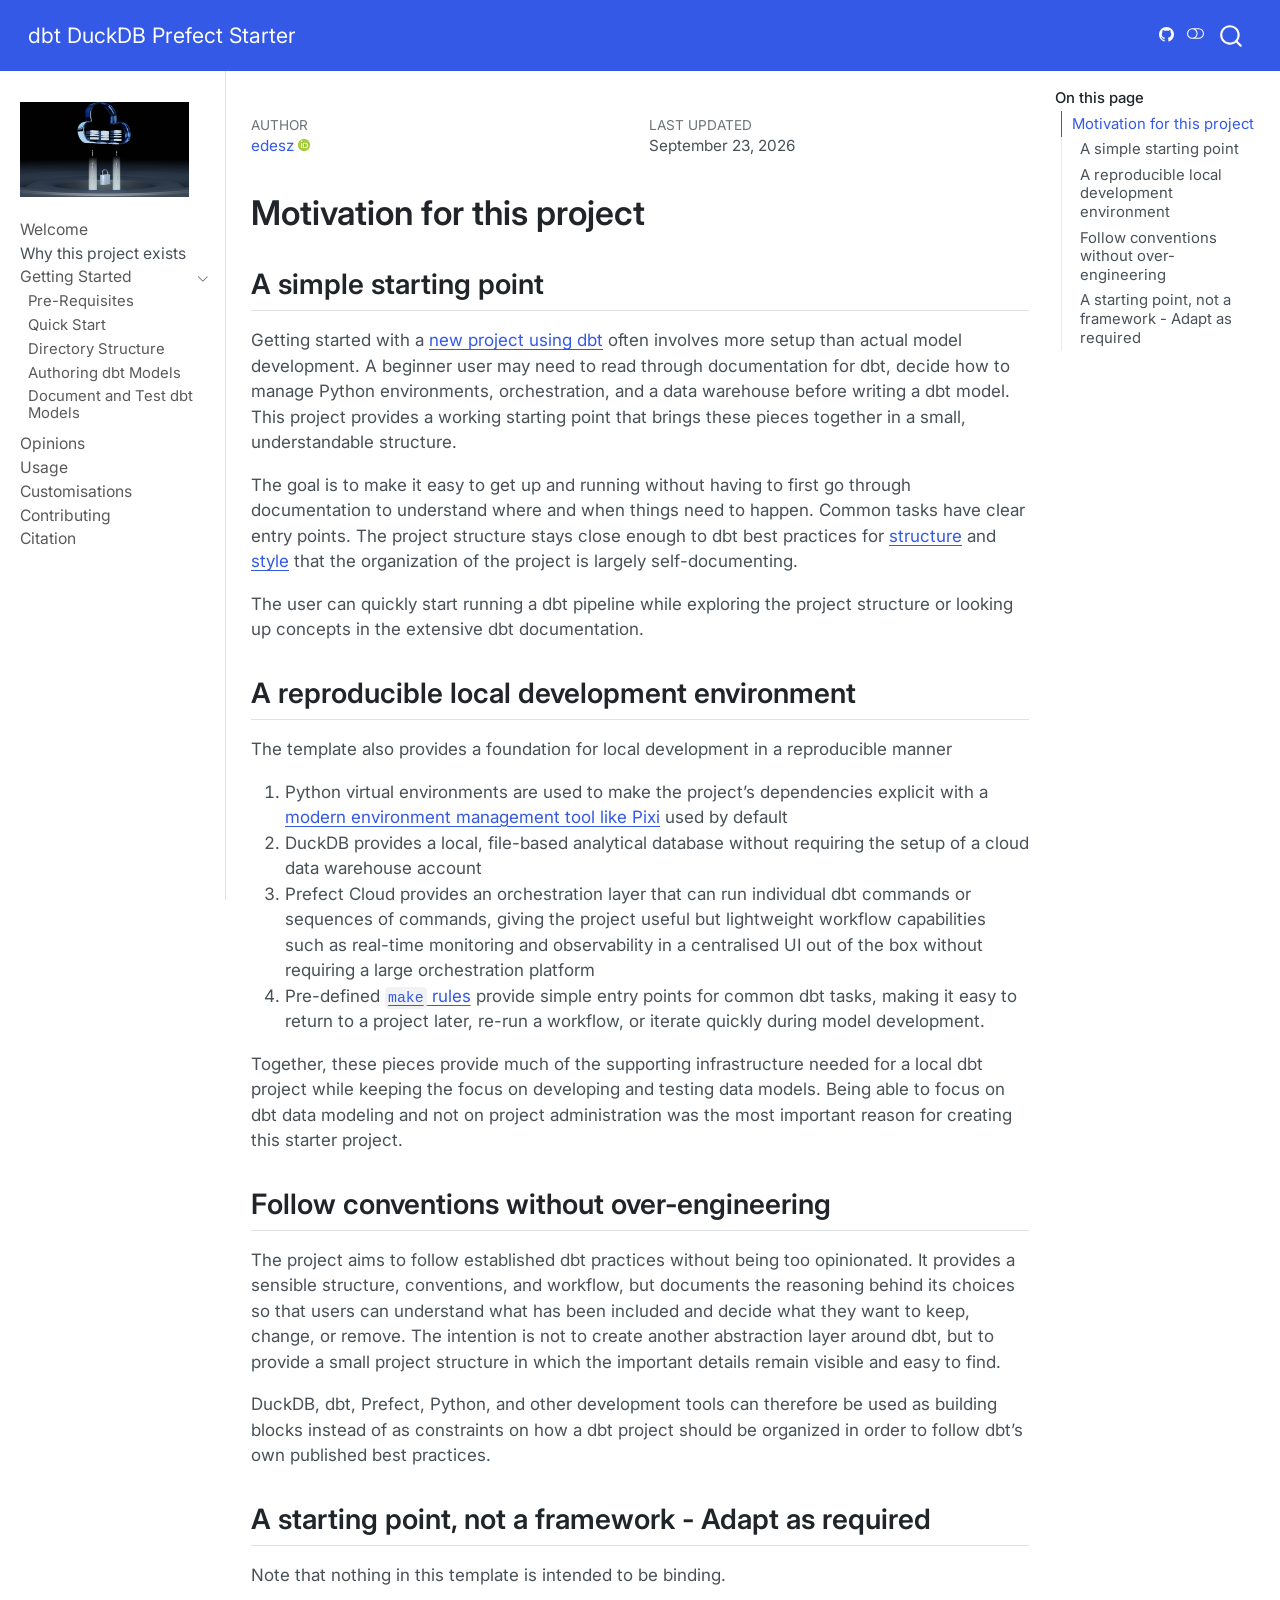
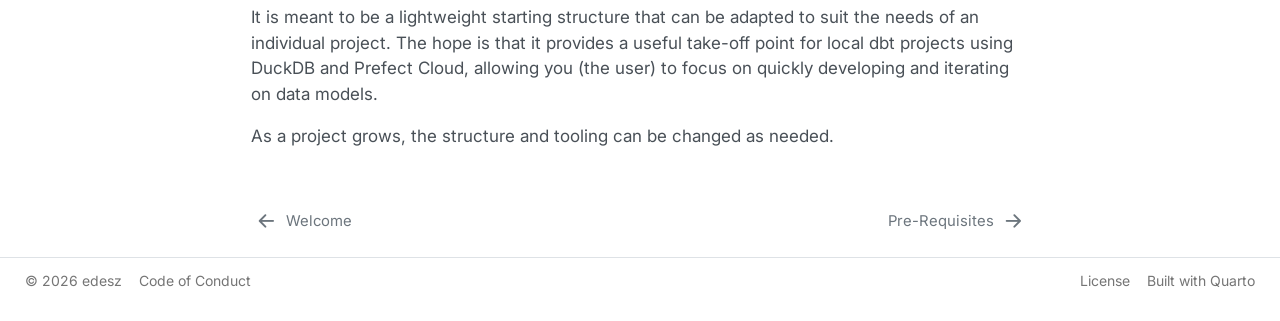
<file: pages/06-motivation.html>
<!DOCTYPE html>
<html xmlns="http://www.w3.org/1999/xhtml" lang="en" xml:lang="en"><head>

<meta charset="utf-8">
<meta name="generator" content="quarto-1.10.18">

<meta name="viewport" content="width=device-width, initial-scale=1.0, user-scalable=yes">

<meta name="author" content="edesz">
<meta name="dcterms.date" content="2026-09-23">

<title>motivation – Home</title>
<style>
/* Default styles provided by pandoc.
** See https://pandoc.org/MANUAL.html#variables-for-html for config info.
*/
span.smallcaps{font-variant: small-caps;}
div.columns{display: flex; gap: 1.5em;}
div.column{flex: auto;}
@media screen {
div.columns{gap: min(4vw, 1.5em);}
div.column{overflow-x: auto;}
}
div.hanging-indent{margin-left: 1.5em; text-indent: -1.5em;}
ul.task-list{list-style: none;}
ul.task-list li input[type="checkbox"] {
  width: 0.8em;
  margin: 0 0.8em 0.2em -1em; /* quarto-specific, see https://github.com/quarto-dev/quarto-cli/issues/4556 */ 
  vertical-align: middle;
}
</style>


<script src="../site_libs/quarto-nav/quarto-nav.js"></script>
<script src="../site_libs/clipboard/clipboard.min.js"></script>
<script src="../site_libs/quarto-search/autocomplete.umd.js"></script>
<script src="../site_libs/quarto-search/fuse.min.js"></script>
<script src="../site_libs/quarto-search/quarto-search.js"></script>
<meta name="quarto:offset" content="../">
<link href="../pages/01-pre-requisites.html" rel="next">
<link href="../index.html" rel="prev">
<script src="../site_libs/quarto-html/quarto.js" type="module"></script>
<script src="../site_libs/quarto-html/tabsets/tabsets.js" type="module"></script>
<script src="../site_libs/quarto-html/popper.min.js"></script>
<script src="../site_libs/quarto-html/tippy.umd.min.js"></script>
<script src="../site_libs/quarto-html/anchor.min.js"></script>
<link href="../site_libs/quarto-html/tippy.css" rel="stylesheet">
<link href="../site_libs/quarto-html/quarto-syntax-highlighting-64a204ab8560d761af7679ceaba22944.css" rel="stylesheet" class="quarto-color-scheme" id="quarto-text-highlighting-styles">
<link href="../site_libs/quarto-html/quarto-syntax-highlighting-dark-b85bc7c33db8c58e0ec93c3465666fed.css" rel="stylesheet" class="quarto-color-scheme quarto-color-alternate" id="quarto-text-highlighting-styles">
<link href="../site_libs/quarto-html/quarto-syntax-highlighting-64a204ab8560d761af7679ceaba22944.css" rel="stylesheet" class="quarto-color-scheme-extra" id="quarto-text-highlighting-styles">
<script src="../site_libs/bootstrap/bootstrap.min.js"></script>
<link href="../site_libs/bootstrap/bootstrap-icons.css" rel="stylesheet">
<link href="../site_libs/bootstrap/bootstrap-22062396c02206f950f1688f176c8091.min.css" rel="stylesheet" append-hash="true" class="quarto-color-scheme" id="quarto-bootstrap" data-mode="light">
<link href="../site_libs/bootstrap/bootstrap-dark-3c96a0003a5aa01396021df662c99690.min.css" rel="stylesheet" append-hash="true" class="quarto-color-scheme quarto-color-alternate" id="quarto-bootstrap" data-mode="dark">
<link href="../site_libs/bootstrap/bootstrap-22062396c02206f950f1688f176c8091.min.css" rel="stylesheet" append-hash="true" class="quarto-color-scheme-extra" id="quarto-bootstrap" data-mode="light">
<script id="quarto-search-options" type="application/json">{
  "location": "navbar",
  "copy-button": false,
  "collapse-after": 3,
  "panel-placement": "end",
  "type": "overlay",
  "limit": 50,
  "keyboard-shortcut": [
    "f",
    "/",
    "s"
  ],
  "show-item-context": false,
  "language": {
    "search-no-results-text": "No results",
    "search-matching-documents-text": "matching documents",
    "search-copy-link-title": "Copy link to search",
    "search-hide-matches-text": "Hide additional matches",
    "search-more-match-text": "more match in this document",
    "search-more-matches-text": "more matches in this document",
    "search-clear-button-title": "Clear",
    "search-text-placeholder": "",
    "search-detached-cancel-button-title": "Cancel",
    "search-submit-button-title": "Submit",
    "search-label": "Search"
  }
}</script>
<style>html{ scroll-behavior: smooth; }</style>


<meta property="og:title" content="Home">
<meta property="og:description" content="">
<meta property="og:image" content="https://edesz.github.io/dbt-prefect-starter-docs/pages/[data-uri]">
<meta property="og:site_name" content="Home">
<meta property="og:image:alt" content="">
</head>

<body class="nav-sidebar docked nav-fixed quarto-light"><script id="quarto-html-before-body" type="application/javascript">
    const toggleBodyColorMode = (bsSheetEl) => {
      const mode = bsSheetEl.getAttribute("data-mode");
      const bodyEl = window.document.querySelector("body");
      if (mode === "dark") {
        bodyEl.classList.add("quarto-dark");
        bodyEl.classList.remove("quarto-light");
      } else {
        bodyEl.classList.add("quarto-light");
        bodyEl.classList.remove("quarto-dark");
      }
    }
    const toggleBodyColorPrimary = () => {
      const bsSheetEl = window.document.querySelector("link#quarto-bootstrap:not([rel=disabled-stylesheet])");
      if (bsSheetEl) {
        toggleBodyColorMode(bsSheetEl);
      }
    }
    const setColorSchemeToggle = (alternate) => {
      const toggles = window.document.querySelectorAll('.quarto-color-scheme-toggle');
      for (let i=0; i < toggles.length; i++) {
        const toggle = toggles[i];
        if (toggle) {
          if (alternate) {
            toggle.classList.add("alternate");
          } else {
            toggle.classList.remove("alternate");
          }
        }
      }
    };
    const toggleColorMode = (alternate) => {
      // Switch the stylesheets
      const primaryStylesheets = window.document.querySelectorAll('link.quarto-color-scheme:not(.quarto-color-alternate)');
      const alternateStylesheets = window.document.querySelectorAll('link.quarto-color-scheme.quarto-color-alternate');
      manageTransitions('#quarto-margin-sidebar .nav-link', false);
      if (alternate) {
        // note: dark is layered on light, we don't disable primary!
        enableStylesheet(alternateStylesheets);
        for (const sheetNode of alternateStylesheets) {
          if (sheetNode.id === "quarto-bootstrap") {
            toggleBodyColorMode(sheetNode);
          }
        }
      } else {
        disableStylesheet(alternateStylesheets);
        enableStylesheet(primaryStylesheets)
        toggleBodyColorPrimary();
      }
      manageTransitions('#quarto-margin-sidebar .nav-link', true);
      // Switch the toggles
      setColorSchemeToggle(alternate)
      // Hack to workaround the fact that safari doesn't
      // properly recolor the scrollbar when toggling (#1455)
      if (navigator.userAgent.indexOf('Safari') > 0 && navigator.userAgent.indexOf('Chrome') == -1) {
        manageTransitions("body", false);
        window.scrollTo(0, 1);
        setTimeout(() => {
          window.scrollTo(0, 0);
          manageTransitions("body", true);
        }, 40);
      }
    }
    const disableStylesheet = (stylesheets) => {
      for (let i=0; i < stylesheets.length; i++) {
        const stylesheet = stylesheets[i];
        stylesheet.rel = 'disabled-stylesheet';
      }
    }
    const enableStylesheet = (stylesheets) => {
      for (let i=0; i < stylesheets.length; i++) {
        const stylesheet = stylesheets[i];
        if(stylesheet.rel !== 'stylesheet') { // for Chrome, which will still FOUC without this check
          stylesheet.rel = 'stylesheet';
        }
      }
    }
    const manageTransitions = (selector, allowTransitions) => {
      const els = window.document.querySelectorAll(selector);
      for (let i=0; i < els.length; i++) {
        const el = els[i];
        if (allowTransitions) {
          el.classList.remove('notransition');
        } else {
          el.classList.add('notransition');
        }
      }
    }
    const isFileUrl = () => {
      return window.location.protocol === 'file:';
    }
    const hasAlternateSentinel = () => {
      let styleSentinel = getColorSchemeSentinel();
      if (styleSentinel !== null) {
        return styleSentinel === "alternate";
      } else {
        return false;
      }
    }
    const setStyleSentinel = (alternate) => {
      const value = alternate ? "alternate" : "default";
      if (!isFileUrl()) {
        window.localStorage.setItem("quarto-color-scheme", value);
      } else {
        localAlternateSentinel = value;
      }
    }
    const getColorSchemeSentinel = () => {
      if (!isFileUrl()) {
        const storageValue = window.localStorage.getItem("quarto-color-scheme");
        return storageValue != null ? storageValue : localAlternateSentinel;
      } else {
        return localAlternateSentinel;
      }
    }
    const toggleGiscusIfUsed = (isAlternate, darkModeDefault) => {
      const baseTheme = document.querySelector('#giscus-base-theme')?.value ?? 'light';
      const alternateTheme = document.querySelector('#giscus-alt-theme')?.value ?? 'dark';
      let newTheme = '';
      if(authorPrefersDark) {
        newTheme = isAlternate ? baseTheme : alternateTheme;
      } else {
        newTheme = isAlternate ? alternateTheme : baseTheme;
      }
      const changeGiscusTheme = () => {
        // From: https://github.com/giscus/giscus/issues/336
        const sendMessage = (message) => {
          const iframe = document.querySelector('iframe.giscus-frame');
          if (!iframe) return;
          iframe.contentWindow.postMessage({ giscus: message }, 'https://giscus.app');
        }
        sendMessage({
          setConfig: {
            theme: newTheme
          }
        });
      }
      const isGiscussLoaded = window.document.querySelector('iframe.giscus-frame') !== null;
      if (isGiscussLoaded) {
        changeGiscusTheme();
      }
    };
    const authorPrefersDark = false;
    const darkModeDefault = authorPrefersDark;
      document.querySelector('link#quarto-text-highlighting-styles.quarto-color-scheme-extra').rel = 'disabled-stylesheet';
      document.querySelector('link#quarto-bootstrap.quarto-color-scheme-extra').rel = 'disabled-stylesheet';
    let localAlternateSentinel = darkModeDefault ? 'alternate' : 'default';
    // Dark / light mode switch
    window.quartoToggleColorScheme = () => {
      // Read the current dark / light value
      let toAlternate = !hasAlternateSentinel();
      toggleColorMode(toAlternate);
      setStyleSentinel(toAlternate);
      toggleGiscusIfUsed(toAlternate, darkModeDefault);
      window.dispatchEvent(new Event('resize'));
    };
    // Switch to dark mode if need be
    if (hasAlternateSentinel()) {
      toggleColorMode(true);
    } else {
      toggleColorMode(false);
    }
  </script>

<div id="quarto-search-results"></div>
  <header id="quarto-header" class="headroom fixed-top">
    <nav class="navbar navbar-expand-lg " data-bs-theme="dark">
      <div class="navbar-container container-fluid">
      <div class="navbar-brand-container mx-auto">
    <a class="navbar-brand" href="../index.html">
    <span class="navbar-title">dbt DuckDB Prefect Starter</span>
    </a>
  </div>
        <div class="quarto-navbar-tools tools-end">
    <a href="https://github.com/edesz/dbt_prefect_duckdb_starter" title="" class="quarto-navigation-tool px-1" aria-label="" target="_blank"><i class="bi bi-github"></i></a>
  <a href="" class="quarto-color-scheme-toggle quarto-navigation-tool  px-1" onclick="window.quartoToggleColorScheme(); return false;" title="Toggle dark mode"><i class="bi"></i></a>
</div>
          <div id="quarto-search" class="" title="Search"></div>
      </div> <!-- /container-fluid -->
    </nav>
  <nav class="quarto-secondary-nav">
    <div class="container-fluid d-flex">
      <button type="button" class="quarto-btn-toggle btn" data-bs-toggle="collapse" role="button" data-bs-target=".quarto-sidebar-collapse-item" aria-controls="quarto-sidebar" aria-expanded="false" aria-label="Toggle sidebar navigation" onclick="if (window.quartoToggleHeadroom) { window.quartoToggleHeadroom(); }">
        <i class="bi bi-layout-text-sidebar-reverse"></i>
      </button>
        <nav class="quarto-page-breadcrumbs" aria-label="breadcrumb"><ol class="breadcrumb"><li class="breadcrumb-item"><a href="../pages/06-motivation.html">Why this project exists</a></li></ol></nav>
        <a class="flex-grow-1" role="navigation" data-bs-toggle="collapse" data-bs-target=".quarto-sidebar-collapse-item" aria-controls="quarto-sidebar" aria-expanded="false" aria-label="Toggle sidebar navigation" onclick="if (window.quartoToggleHeadroom) { window.quartoToggleHeadroom(); }">      
        </a>
    </div>
  </nav>
</header>
<!-- content -->
<div id="quarto-content" class="quarto-container page-columns page-rows-contents page-layout-article page-navbar">
<!-- sidebar -->
  <nav id="quarto-sidebar" class="sidebar collapse collapse-horizontal quarto-sidebar-collapse-item sidebar-navigation docked overflow-auto">
    <div class="pt-lg-2 mt-2 text-left sidebar-header sidebar-header-stacked">
      <a href="../index.html" class="sidebar-logo-link">
      <img src="../pages/images/growtika-8zB4P0eafrs-unsplash.jpg" alt="dbt Starter Image" class="sidebar-logo light-content py-0 d-lg-inline d-none">
      <img src="../pages/images/growtika-8zB4P0eafrs-unsplash.jpg" alt="dbt Starter Image" class="sidebar-logo dark-content py-0 d-lg-inline d-none">
      </a>
      </div>
    <div class="sidebar-menu-container"> 
    <ul class="list-unstyled mt-1">
        <li class="sidebar-item">
  <div class="sidebar-item-container"> 
  <a href="../index.html" class="sidebar-item-text sidebar-link">
 <span class="menu-text">Welcome</span></a>
  </div>
</li>
        <li class="sidebar-item">
  <div class="sidebar-item-container"> 
  <a href="../pages/06-motivation.html" class="sidebar-item-text sidebar-link active">
 <span class="menu-text">Why this project exists</span></a>
  </div>
</li>
        <li class="sidebar-item sidebar-item-section">
      <div class="sidebar-item-container"> 
            <a class="sidebar-item-text sidebar-link text-start" data-bs-toggle="collapse" data-bs-target="#quarto-sidebar-section-1" role="navigation" aria-expanded="true">
 <span class="menu-text">Getting Started</span></a>
          <a class="sidebar-item-toggle text-start" data-bs-toggle="collapse" data-bs-target="#quarto-sidebar-section-1" role="navigation" aria-expanded="true" aria-label="Toggle section">
            <i class="bi bi-chevron-right ms-2"></i>
          </a> 
      </div>
      <ul id="quarto-sidebar-section-1" class="collapse list-unstyled sidebar-section depth1 show">  
          <li class="sidebar-item">
  <div class="sidebar-item-container"> 
  <a href="../pages/01-pre-requisites.html" class="sidebar-item-text sidebar-link">
 <span class="menu-text">Pre-Requisites</span></a>
  </div>
</li>
          <li class="sidebar-item">
  <div class="sidebar-item-container"> 
  <a href="../pages/02-quickstart.html" class="sidebar-item-text sidebar-link">
 <span class="menu-text">Quick Start</span></a>
  </div>
</li>
          <li class="sidebar-item">
  <div class="sidebar-item-container"> 
  <a href="../pages/03-directory-structure.html" class="sidebar-item-text sidebar-link">
 <span class="menu-text">Directory Structure</span></a>
  </div>
</li>
          <li class="sidebar-item">
  <div class="sidebar-item-container"> 
  <a href="../pages/04-authoring-dbt-models.html" class="sidebar-item-text sidebar-link">
 <span class="menu-text">Authoring dbt Models</span></a>
  </div>
</li>
          <li class="sidebar-item">
  <div class="sidebar-item-container"> 
  <a href="../pages/05-document-and-test-models.html" class="sidebar-item-text sidebar-link">
 <span class="menu-text">Document and Test dbt Models</span></a>
  </div>
</li>
      </ul>
  </li>
        <li class="sidebar-item">
  <div class="sidebar-item-container"> 
  <a href="../pages/07-opinions.html" class="sidebar-item-text sidebar-link">
 <span class="menu-text">Opinions</span></a>
  </div>
</li>
        <li class="sidebar-item">
  <div class="sidebar-item-container"> 
  <a href="../pages/08-usage.html" class="sidebar-item-text sidebar-link">
 <span class="menu-text">Usage</span></a>
  </div>
</li>
        <li class="sidebar-item">
  <div class="sidebar-item-container"> 
  <a href="../pages/09-customisations.html" class="sidebar-item-text sidebar-link">
 <span class="menu-text">Customisations</span></a>
  </div>
</li>
        <li class="sidebar-item">
  <div class="sidebar-item-container"> 
  <a href="../pages/10-contributing.html" class="sidebar-item-text sidebar-link">
 <span class="menu-text">Contributing</span></a>
  </div>
</li>
        <li class="sidebar-item">
  <div class="sidebar-item-container"> 
  <a href="../pages/11-citation.html" class="sidebar-item-text sidebar-link">
 <span class="menu-text">Citation</span></a>
  </div>
</li>
    </ul>
    </div>
</nav>
<div id="quarto-sidebar-glass" class="quarto-sidebar-collapse-item" data-bs-toggle="collapse" data-bs-target=".quarto-sidebar-collapse-item"></div>
<!-- margin-sidebar -->
    <div id="quarto-margin-sidebar" class="sidebar margin-sidebar">
        <nav id="TOC" role="doc-toc" class="toc-active" data-toc-expanded="99">
    <h2 id="toc-title">On this page</h2>
   
  <ul>
  <li><a href="#motivation-for-this-project" id="toc-motivation-for-this-project" class="nav-link active" data-scroll-target="#motivation-for-this-project">Motivation for this project</a>
  <ul>
  <li><a href="#a-simple-starting-point" id="toc-a-simple-starting-point" class="nav-link" data-scroll-target="#a-simple-starting-point">A simple starting point</a></li>
  <li><a href="#a-reproducible-local-development-environment" id="toc-a-reproducible-local-development-environment" class="nav-link" data-scroll-target="#a-reproducible-local-development-environment">A reproducible local development environment</a></li>
  <li><a href="#follow-conventions-without-over-engineering" id="toc-follow-conventions-without-over-engineering" class="nav-link" data-scroll-target="#follow-conventions-without-over-engineering">Follow conventions without over-engineering</a></li>
  <li><a href="#a-starting-point-not-a-framework---adapt-as-required" id="toc-a-starting-point-not-a-framework---adapt-as-required" class="nav-link" data-scroll-target="#a-starting-point-not-a-framework---adapt-as-required">A starting point, not a framework - Adapt as required</a></li>
  </ul></li>
  </ul>
</nav>
    </div>
<!-- main -->
<main class="content" id="quarto-document-content">


<header id="title-block-header" class="quarto-title-block default">
<div class="quarto-title">
</div>



<div class="quarto-title-meta">

    <div>
    <div class="quarto-title-meta-heading">Author</div>
    <div class="quarto-title-meta-contents">
             <p><a href="https://github.com/edesz">edesz</a> <a href="https://orcid.org/0000-0001-9039-5496" class="quarto-title-author-orcid" aria-label="ORCID profile for edesz"> <img alt="" src="[data-uri]"></a></p>
          </div>
  </div>
    
    <div>
    <div class="quarto-title-meta-heading">Last Updated</div>
    <div class="quarto-title-meta-contents">
      <p class="date">September 23, 2026</p>
    </div>
  </div>
  
    
  </div>
  


</header>


<h1 id="motivation-for-this-project">Motivation for this project</h1>
<h2 id="a-simple-starting-point" class="anchored">A simple starting point</h2>
<p>Getting started with a <a href="https://docs.getdbt.com/docs/local/about-local?version=2">new project using dbt</a> often involves more setup than actual model development. A beginner user may need to read through documentation for dbt, decide how to manage Python environments, orchestration, and a data warehouse before writing a dbt model. This project provides a working starting point that brings these pieces together in a small, understandable structure.</p>
<p>The goal is to make it easy to get up and running without having to first go through documentation to understand where and when things need to happen. Common tasks have clear entry points. The project structure stays close enough to dbt best practices for <a href="https://docs.getdbt.com/best-practices/how-we-structure/1-guide-overview?version=2">structure</a> and <a href="https://docs.getdbt.com/best-practices/how-we-style/0-how-we-style-our-dbt-projects?version=2">style</a> that the organization of the project is largely self-documenting.</p>
<p>The user can quickly start running a dbt pipeline while exploring the project structure or looking up concepts in the extensive dbt documentation.</p>
<h2 id="a-reproducible-local-development-environment" class="anchored">A reproducible local development environment</h2>
<p>The template also provides a foundation for local development in a reproducible manner</p>
<ol type="1">
<li>Python virtual environments are used to make the project’s dependencies explicit with a <a href="https://www.kdnuggets.com/pixi-a-smarter-way-to-manage-python-environments">modern environment management tool like Pixi</a> used by default</li>
<li>DuckDB provides a local, file-based analytical database without requiring the setup of a cloud data warehouse account</li>
<li>Prefect Cloud provides an orchestration layer that can run individual dbt commands or sequences of commands, giving the project useful but lightweight workflow capabilities such as real-time monitoring and observability in a centralised UI out of the box without requiring a large orchestration platform</li>
<li>Pre-defined <a href="https://www.gnu.org/software/make/"><code>make</code> rules</a> provide simple entry points for common dbt tasks, making it easy to return to a project later, re-run a workflow, or iterate quickly during model development.</li>
</ol>
<p>Together, these pieces provide much of the supporting infrastructure needed for a local dbt project while keeping the focus on developing and testing data models. Being able to focus on dbt data modeling and not on project administration was the most important reason for creating this starter project.</p>
<h2 id="follow-conventions-without-over-engineering" class="anchored">Follow conventions without over-engineering</h2>
<p>The project aims to follow established dbt practices without being too opinionated. It provides a sensible structure, conventions, and workflow, but documents the reasoning behind its choices so that users can understand what has been included and decide what they want to keep, change, or remove. The intention is not to create another abstraction layer around dbt, but to provide a small project structure in which the important details remain visible and easy to find.</p>
<p>DuckDB, dbt, Prefect, Python, and other development tools can therefore be used as building blocks instead of as constraints on how a dbt project should be organized in order to follow dbt’s own published best practices.</p>
<h2 id="a-starting-point-not-a-framework---adapt-as-required" class="anchored">A starting point, not a framework - Adapt as required</h2>
<p>Note that nothing in this template is intended to be binding.</p>
<p>It is meant to be a lightweight starting structure that can be adapted to suit the needs of an individual project. The hope is that it provides a useful take-off point for local dbt projects using DuckDB and Prefect Cloud, allowing you (the user) to focus on quickly developing and iterating on data models.</p>
<p>As a project grows, the structure and tooling can be changed as needed.</p>



<a onclick="window.scrollTo(0, 0); return false;" role="button" id="quarto-back-to-top"><i class="bi bi-arrow-up"></i> Back to top</a></main> <!-- /main -->
<script id="quarto-html-after-body" type="application/javascript">
  window.document.addEventListener("DOMContentLoaded", function (event) {
    // Ensure there is a toggle, if there isn't float one in the top right
    if (window.document.querySelector('.quarto-color-scheme-toggle') === null) {
      const a = window.document.createElement('a');
      a.classList.add('top-right');
      a.classList.add('quarto-color-scheme-toggle');
      a.href = "";
      a.onclick = function() { try { window.quartoToggleColorScheme(); } catch {} return false; };
      const i = window.document.createElement("i");
      i.classList.add('bi');
      a.appendChild(i);
      window.document.body.appendChild(a);
    }
    setColorSchemeToggle(hasAlternateSentinel())
    const icon = "";
    const anchorJS = new window.AnchorJS();
    anchorJS.options = {
      placement: 'right',
      icon: icon
    };
    anchorJS.add('.anchored');
    const isCodeAnnotation = (el) => {
      for (const clz of el.classList) {
        if (clz.startsWith('code-annotation-')) {                     
          return true;
        }
      }
      return false;
    }
    const onCopySuccess = function(e) {
      // button target
      const button = e.trigger;
      // don't keep focus
      button.blur();
      // flash "checked"
      button.classList.add('code-copy-button-checked');
      var currentTitle = button.getAttribute("title");
      button.setAttribute("title", "Copied!");
      let tooltip;
      if (window.bootstrap) {
        button.setAttribute("data-bs-toggle", "tooltip");
        button.setAttribute("data-bs-placement", "left");
        button.setAttribute("data-bs-title", "Copied!");
        tooltip = new bootstrap.Tooltip(button, 
          { trigger: "manual", 
            customClass: "code-copy-button-tooltip",
            offset: [0, -8]});
        tooltip.show();    
      }
      setTimeout(function() {
        if (tooltip) {
          tooltip.hide();
          button.removeAttribute("data-bs-title");
          button.removeAttribute("data-bs-toggle");
          button.removeAttribute("data-bs-placement");
        }
        button.setAttribute("title", currentTitle);
        button.classList.remove('code-copy-button-checked');
      }, 1000);
      // clear code selection
      e.clearSelection();
    }
    const getTextToCopy = function(trigger) {
      const outerScaffold = trigger.parentElement.cloneNode(true);
      const codeEl = outerScaffold.querySelector('code');
      for (const childEl of codeEl.children) {
        if (isCodeAnnotation(childEl)) {
          childEl.remove();
        }
      }
      return codeEl.innerText;
    }
    const clipboard = new window.ClipboardJS('.code-copy-button:not([data-in-quarto-modal])', {
      text: getTextToCopy
    });
    clipboard.on('success', onCopySuccess);
    if (window.document.getElementById('quarto-embedded-source-code-modal')) {
      const clipboardModal = new window.ClipboardJS('.code-copy-button[data-in-quarto-modal]', {
        text: getTextToCopy,
        container: window.document.getElementById('quarto-embedded-source-code-modal')
      });
      clipboardModal.on('success', onCopySuccess);
    }
      var localhostRegex = new RegExp(/^(?:http|https):\/\/localhost\:?[0-9]*\//);
      var mailtoRegex = new RegExp(/^mailto:/);
        var filterRegex = new RegExp("https:\/\/edesz\.github\.io\/dbt-prefect-starter-docs\/");
      var isInternal = (href) => {
          return filterRegex.test(href) || localhostRegex.test(href) || mailtoRegex.test(href);
      }
      // Inspect non-navigation links and adorn them if external
     var links = window.document.querySelectorAll('a[href]:not(.nav-link):not(.navbar-brand):not(.toc-action):not(.sidebar-link):not(.sidebar-item-toggle):not(.pagination-link):not(.no-external):not([aria-hidden]):not(.dropdown-item):not(.quarto-navigation-tool):not(.about-link)');
      for (var i=0; i<links.length; i++) {
        const link = links[i];
        if (!isInternal(link.href)) {
          // undo the damage that might have been done by quarto-nav.js in the case of
          // links that we want to consider external
          if (link.dataset.originalHref !== undefined) {
            link.href = link.dataset.originalHref;
          }
            // target, if specified
            link.setAttribute("target", "_blank");
            if (link.getAttribute("rel") === null) {
              link.setAttribute("rel", "noopener");
            }
        }
      }
    function tippyHover(el, contentFn, onTriggerFn, onUntriggerFn) {
      const config = {
        allowHTML: true,
        maxWidth: 500,
        delay: 100,
        arrow: false,
        appendTo: function(el) {
            return el.parentElement;
        },
        interactive: true,
        interactiveBorder: 10,
        theme: 'quarto',
        placement: 'bottom-start',
      };
      if (contentFn) {
        config.content = contentFn;
      }
      if (onTriggerFn) {
        config.onTrigger = onTriggerFn;
      }
      if (onUntriggerFn) {
        config.onUntrigger = onUntriggerFn;
      }
      window.tippy(el, config); 
    }
    const noterefs = window.document.querySelectorAll('a[role="doc-noteref"]');
    for (var i=0; i<noterefs.length; i++) {
      const ref = noterefs[i];
      tippyHover(ref, function() {
        // use id or data attribute instead here
        let href = ref.getAttribute('data-footnote-href') || ref.getAttribute('href');
        try { href = new URL(href).hash; } catch {}
        const id = href.replace(/^#\/?/, "");
        const note = window.document.getElementById(id);
        if (note) {
          return note.innerHTML;
        } else {
          return "";
        }
      });
    }
    const xrefs = window.document.querySelectorAll('a.quarto-xref');
    const processXRef = (id, note) => {
      // Strip column container classes
      const stripColumnClz = (el) => {
        el.classList.remove("page-full", "page-columns");
        if (el.children) {
          for (const child of el.children) {
            stripColumnClz(child);
          }
        }
      }
      stripColumnClz(note)
      if (id === null || id.startsWith('sec-')) {
        // Special case sections, only their first couple elements
        const container = document.createElement("div");
        if (note.children && note.children.length > 2) {
          container.appendChild(note.children[0].cloneNode(true));
          for (let i = 1; i < note.children.length; i++) {
            const child = note.children[i];
            if (child.tagName === "P" && child.innerText === "") {
              continue;
            } else {
              container.appendChild(child.cloneNode(true));
              break;
            }
          }
          if (window.Quarto?.typesetMath) {
            window.Quarto.typesetMath(container);
          }
          return container.innerHTML
        } else {
          if (window.Quarto?.typesetMath) {
            window.Quarto.typesetMath(note);
          }
          return note.innerHTML;
        }
      } else {
        // Remove any anchor links if they are present
        const anchorLink = note.querySelector('a.anchorjs-link');
        if (anchorLink) {
          anchorLink.remove();
        }
        if (window.Quarto?.typesetMath) {
          window.Quarto.typesetMath(note);
        }
        if (note.classList.contains("callout")) {
          return note.outerHTML;
        } else {
          return note.innerHTML;
        }
      }
    }
    for (var i=0; i<xrefs.length; i++) {
      const xref = xrefs[i];
      tippyHover(xref, undefined, function(instance) {
        instance.disable();
        let url = xref.getAttribute('href');
        let hash = undefined; 
        if (url.startsWith('#')) {
          hash = url;
        } else {
          try { hash = new URL(url).hash; } catch {}
        }
        if (hash) {
          const id = hash.replace(/^#\/?/, "");
          const note = window.document.getElementById(id);
          if (note !== null) {
            try {
              const html = processXRef(id, note.cloneNode(true));
              instance.setContent(html);
            } finally {
              instance.enable();
              instance.show();
            }
          } else {
            // See if we can fetch this
            fetch(url.split('#')[0])
            .then(res => res.text())
            .then(html => {
              const parser = new DOMParser();
              const htmlDoc = parser.parseFromString(html, "text/html");
              const note = htmlDoc.getElementById(id);
              if (note !== null) {
                const html = processXRef(id, note);
                instance.setContent(html);
              } 
            }).finally(() => {
              instance.enable();
              instance.show();
            });
          }
        } else {
          // See if we can fetch a full url (with no hash to target)
          // This is a special case and we should probably do some content thinning / targeting
          fetch(url)
          .then(res => res.text())
          .then(html => {
            const parser = new DOMParser();
            const htmlDoc = parser.parseFromString(html, "text/html");
            const note = htmlDoc.querySelector('main.content');
            if (note !== null) {
              // This should only happen for chapter cross references
              // (since there is no id in the URL)
              // remove the first header
              if (note.children.length > 0 && note.children[0].tagName === "HEADER") {
                note.children[0].remove();
              }
              const html = processXRef(null, note);
              instance.setContent(html);
            } 
          }).finally(() => {
            instance.enable();
            instance.show();
          });
        }
      }, function(instance) {
      });
    }
        let selectedAnnoteEl;
        const selectorForAnnotation = ( cell, annotation) => {
          let cellAttr = 'data-code-cell="' + cell + '"';
          let lineAttr = 'data-code-annotation="' +  annotation + '"';
          const selector = 'span[' + cellAttr + '][' + lineAttr + ']';
          return selector;
        }
        const selectCodeLines = (annoteEl) => {
          const doc = window.document;
          const targetCell = annoteEl.getAttribute("data-target-cell");
          const targetAnnotation = annoteEl.getAttribute("data-target-annotation");
          const annoteSpan = window.document.querySelector(selectorForAnnotation(targetCell, targetAnnotation));
          const lines = annoteSpan.getAttribute("data-code-lines").split(",");
          const lineIds = lines.map((line) => {
            return targetCell + "-" + line;
          })
          let top = null;
          let height = null;
          let parent = null;
          if (lineIds.length > 0) {
              //compute the position of the single el (top and bottom and make a div)
              const el = window.document.getElementById(lineIds[0]);
              top = el.offsetTop;
              height = el.offsetHeight;
              parent = el.parentElement.parentElement;
            if (lineIds.length > 1) {
              const lastEl = window.document.getElementById(lineIds[lineIds.length - 1]);
              const bottom = lastEl.offsetTop + lastEl.offsetHeight;
              height = bottom - top;
            }
            if (top !== null && height !== null && parent !== null) {
              // cook up a div (if necessary) and position it 
              let div = window.document.getElementById("code-annotation-line-highlight");
              if (div === null) {
                div = window.document.createElement("div");
                div.setAttribute("id", "code-annotation-line-highlight");
                div.style.position = 'absolute';
                parent.appendChild(div);
              }
              div.style.top = top - 2 + "px";
              div.style.height = height + 4 + "px";
              div.style.left = 0;
              let gutterDiv = window.document.getElementById("code-annotation-line-highlight-gutter");
              if (gutterDiv === null) {
                gutterDiv = window.document.createElement("div");
                gutterDiv.setAttribute("id", "code-annotation-line-highlight-gutter");
                gutterDiv.style.position = 'absolute';
                const codeCell = window.document.getElementById(targetCell);
                const gutter = codeCell.querySelector('.code-annotation-gutter');
                gutter.appendChild(gutterDiv);
              }
              gutterDiv.style.top = top - 2 + "px";
              gutterDiv.style.height = height + 4 + "px";
            }
            selectedAnnoteEl = annoteEl;
          }
        };
        const unselectCodeLines = () => {
          const elementsIds = ["code-annotation-line-highlight", "code-annotation-line-highlight-gutter"];
          elementsIds.forEach((elId) => {
            const div = window.document.getElementById(elId);
            if (div) {
              div.remove();
            }
          });
          selectedAnnoteEl = undefined;
        };
          // Handle positioning of the toggle
      window.addEventListener(
        "resize",
        throttle(() => {
          elRect = undefined;
          if (selectedAnnoteEl) {
            selectCodeLines(selectedAnnoteEl);
          }
        }, 10)
      );
      function throttle(fn, ms) {
      let throttle = false;
      let timer;
        return (...args) => {
          if(!throttle) { // first call gets through
              fn.apply(this, args);
              throttle = true;
          } else { // all the others get throttled
              if(timer) clearTimeout(timer); // cancel #2
              timer = setTimeout(() => {
                fn.apply(this, args);
                timer = throttle = false;
              }, ms);
          }
        };
      }
        // Attach click handler to the DT
        const annoteDls = window.document.querySelectorAll('dt[data-target-cell]');
        for (const annoteDlNode of annoteDls) {
          annoteDlNode.addEventListener('click', (event) => {
            const clickedEl = event.target;
            if (clickedEl !== selectedAnnoteEl) {
              unselectCodeLines();
              const activeEl = window.document.querySelector('dt[data-target-cell].code-annotation-active');
              if (activeEl) {
                activeEl.classList.remove('code-annotation-active');
              }
              selectCodeLines(clickedEl);
              clickedEl.classList.add('code-annotation-active');
            } else {
              // Unselect the line
              unselectCodeLines();
              clickedEl.classList.remove('code-annotation-active');
            }
          });
        }
    const findCites = (el) => {
      const parentEl = el.parentElement;
      if (parentEl) {
        const cites = parentEl.dataset.cites;
        if (cites) {
          return {
            el,
            cites: cites.split(' ')
          };
        } else {
          return findCites(el.parentElement)
        }
      } else {
        return undefined;
      }
    };
    var bibliorefs = window.document.querySelectorAll('a[role="doc-biblioref"]');
    for (var i=0; i<bibliorefs.length; i++) {
      const ref = bibliorefs[i];
      const citeInfo = findCites(ref);
      if (citeInfo) {
        tippyHover(citeInfo.el, function() {
          var popup = window.document.createElement('div');
          citeInfo.cites.forEach(function(cite) {
            var citeDiv = window.document.createElement('div');
            citeDiv.classList.add('hanging-indent');
            citeDiv.classList.add('csl-entry');
            var biblioDiv = window.document.getElementById('ref-' + cite);
            if (biblioDiv) {
              citeDiv.innerHTML = biblioDiv.innerHTML;
            }
            popup.appendChild(citeDiv);
          });
          return popup.innerHTML;
        });
      }
    }
  });
  </script>
<nav class="page-navigation">
  <div class="nav-page nav-page-previous">
      <a href="../index.html" class="pagination-link" aria-label="Welcome">
        <i class="bi bi-arrow-left-short"></i> <span class="nav-page-text">Welcome</span>
      </a>          
  </div>
  <div class="nav-page nav-page-next">
      <a href="../pages/01-pre-requisites.html" class="pagination-link" aria-label="Pre-Requisites">
        <span class="nav-page-text">Pre-Requisites</span> <i class="bi bi-arrow-right-short"></i>
      </a>
  </div>
</nav>
</div> <!-- /content -->
<footer class="footer">
  <div class="nav-footer">
    <div class="nav-footer-left">
      <ul class="footer-items list-unstyled">
    <li class="nav-item">
    <a class="nav-link" href="https://github.com/edesz" target="_blank">
<p>© 2026 edesz</p>
</a>
  </li>  
    <li class="nav-item">
    <a class="nav-link" href="../community/CODE_OF_CONDUCT.html">
<p>Code of Conduct</p>
</a>
  </li>  
</ul>
    </div>   
    <div class="nav-footer-center">
      &nbsp;
    </div>
    <div class="nav-footer-right">
      <ul class="footer-items list-unstyled">
    <li class="nav-item">
    <a class="nav-link" href="../LICENSE.html">
<p>License</p>
</a>
  </li>  
    <li class="nav-item">
    <a class="nav-link" href="https://quarto.org/">
<p>Built with Quarto</p>
</a>
  </li>  
</ul>
    </div>
  </div>
</footer>




<script src="../site_libs/quarto-html/zenscroll-min.js"></script>
</body></html>
</file>
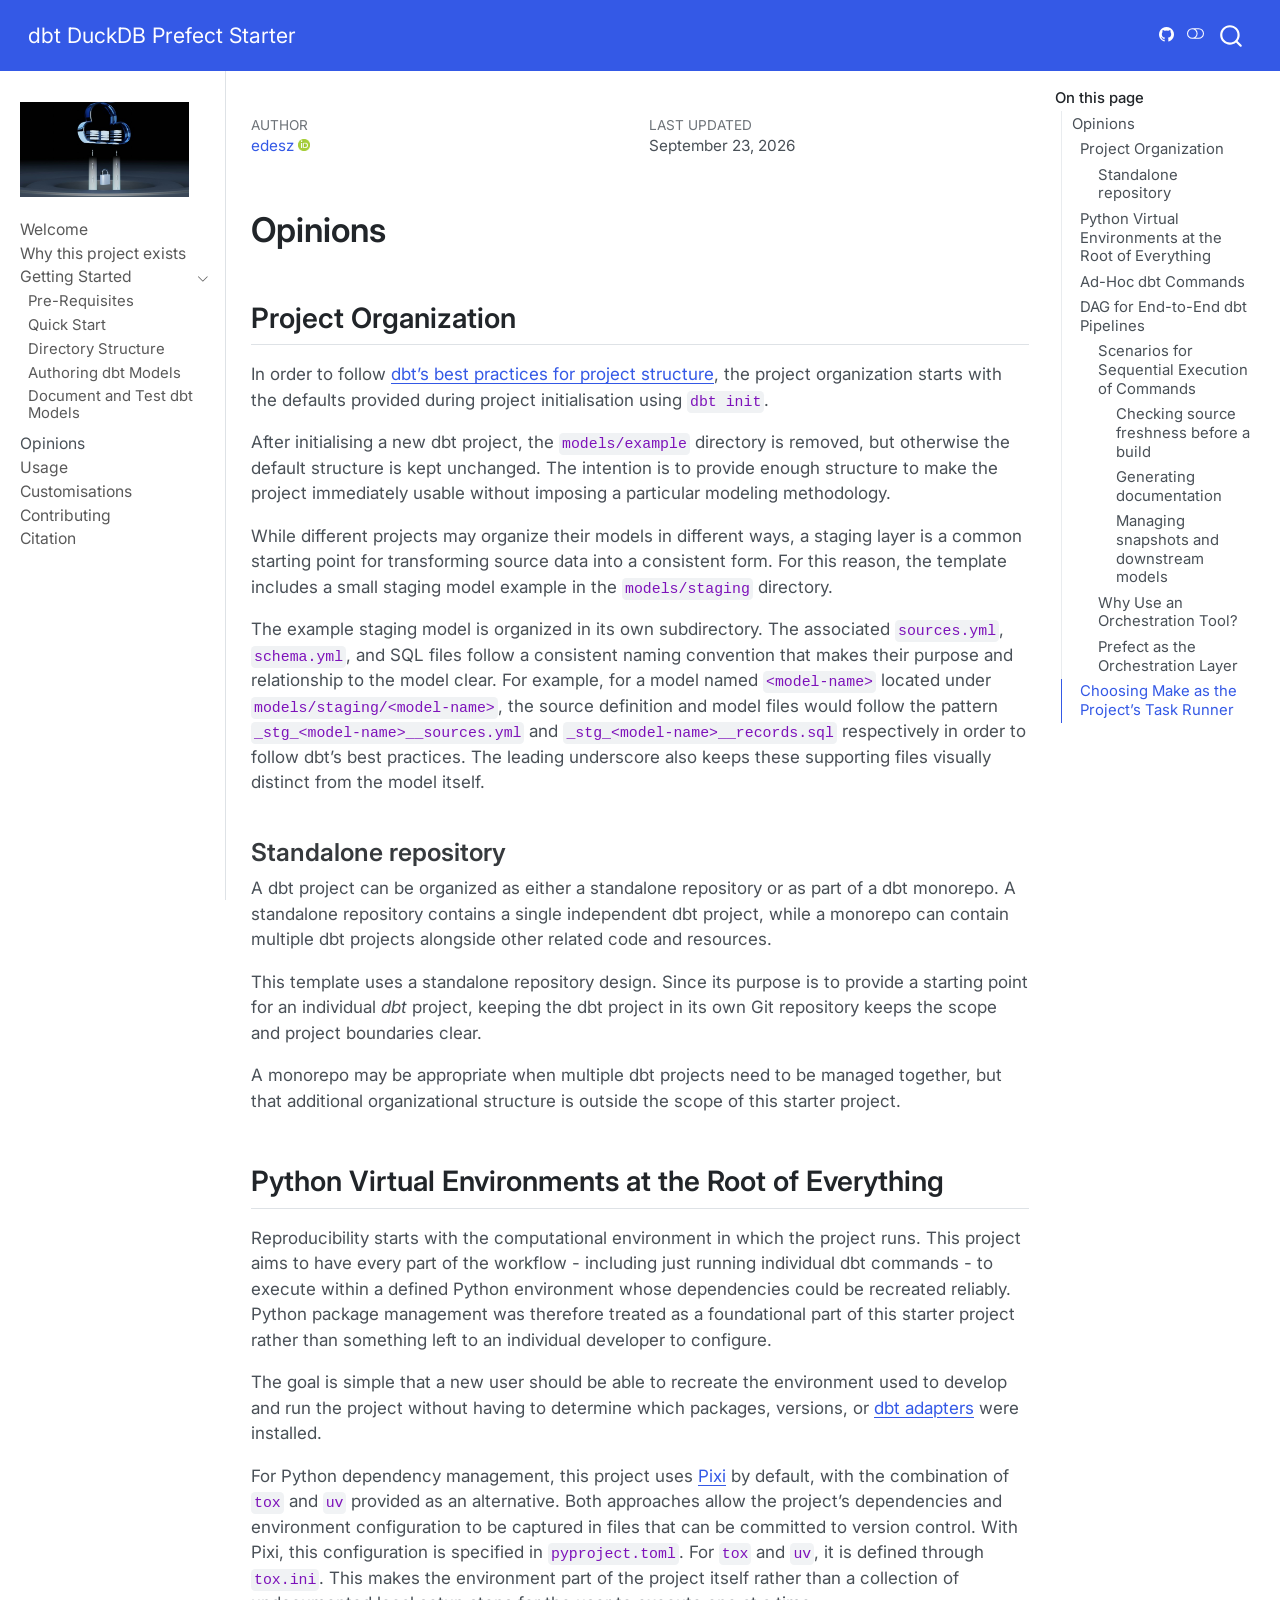
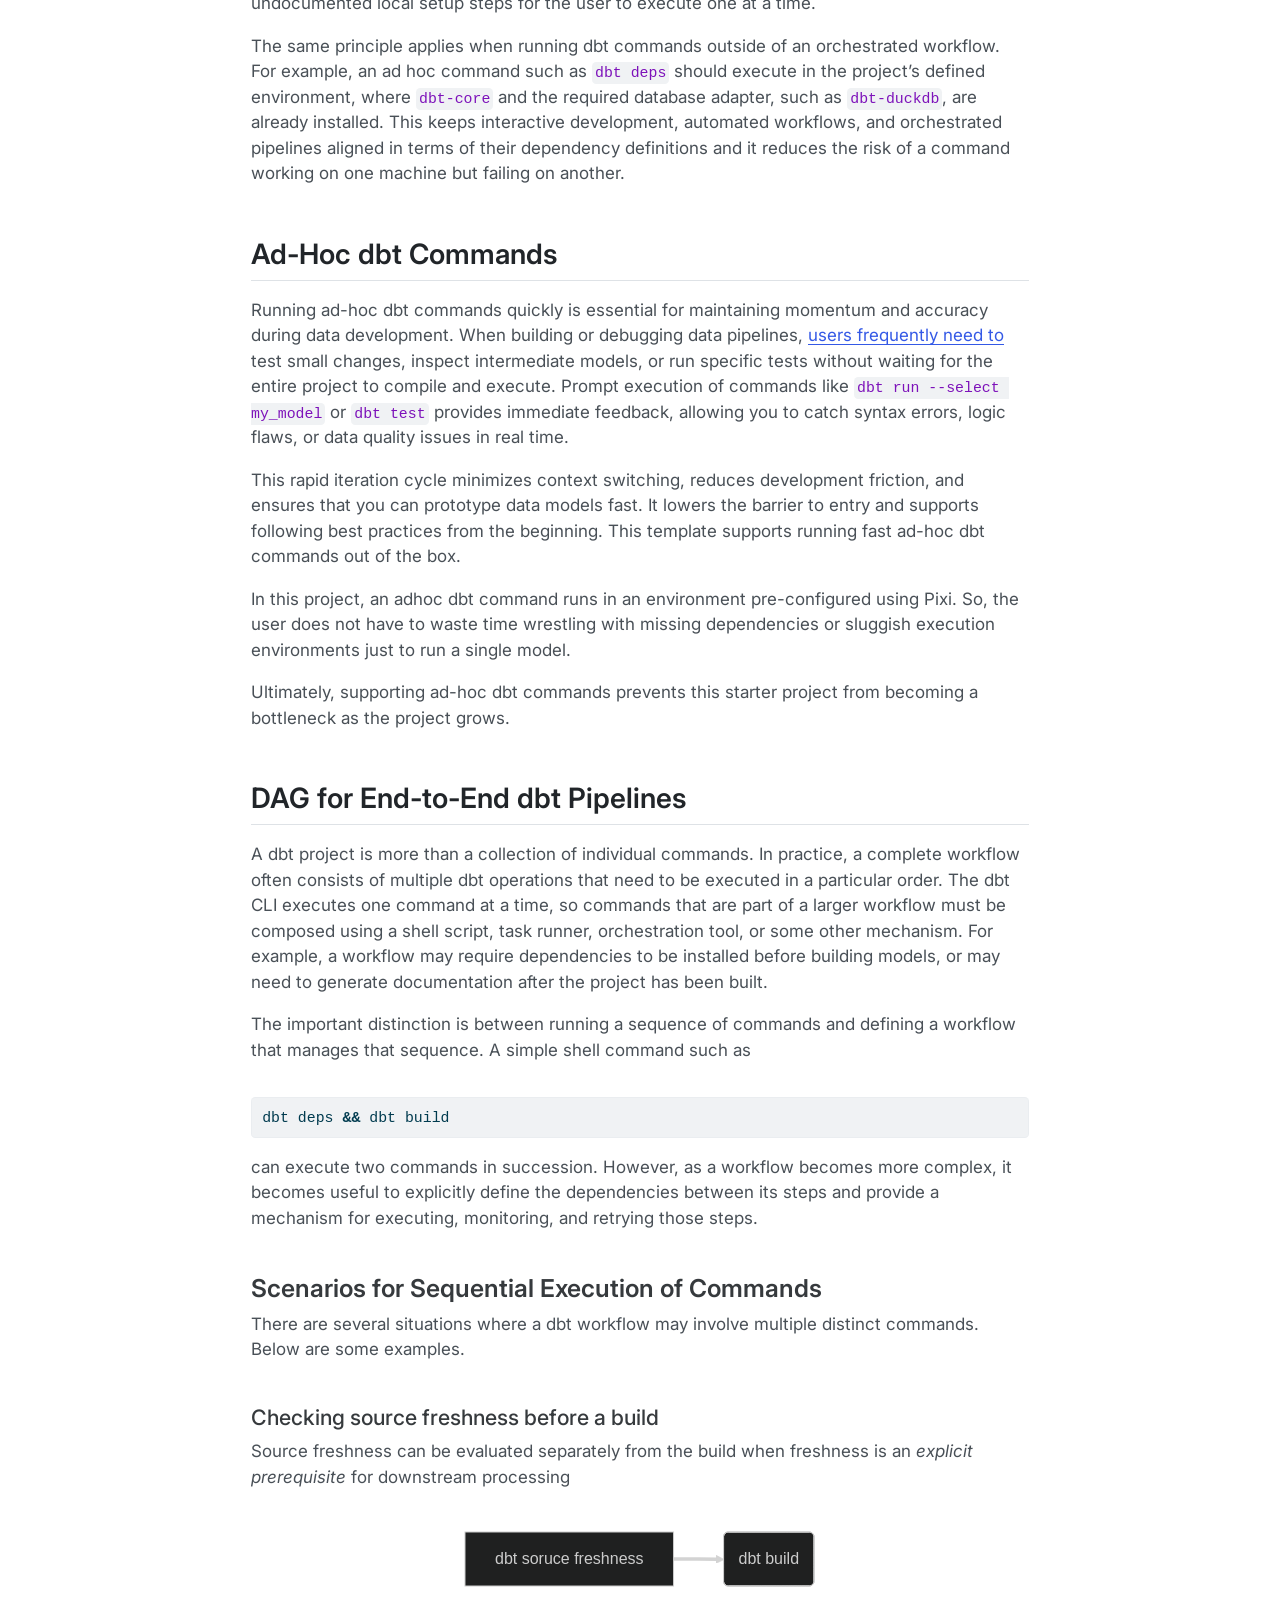
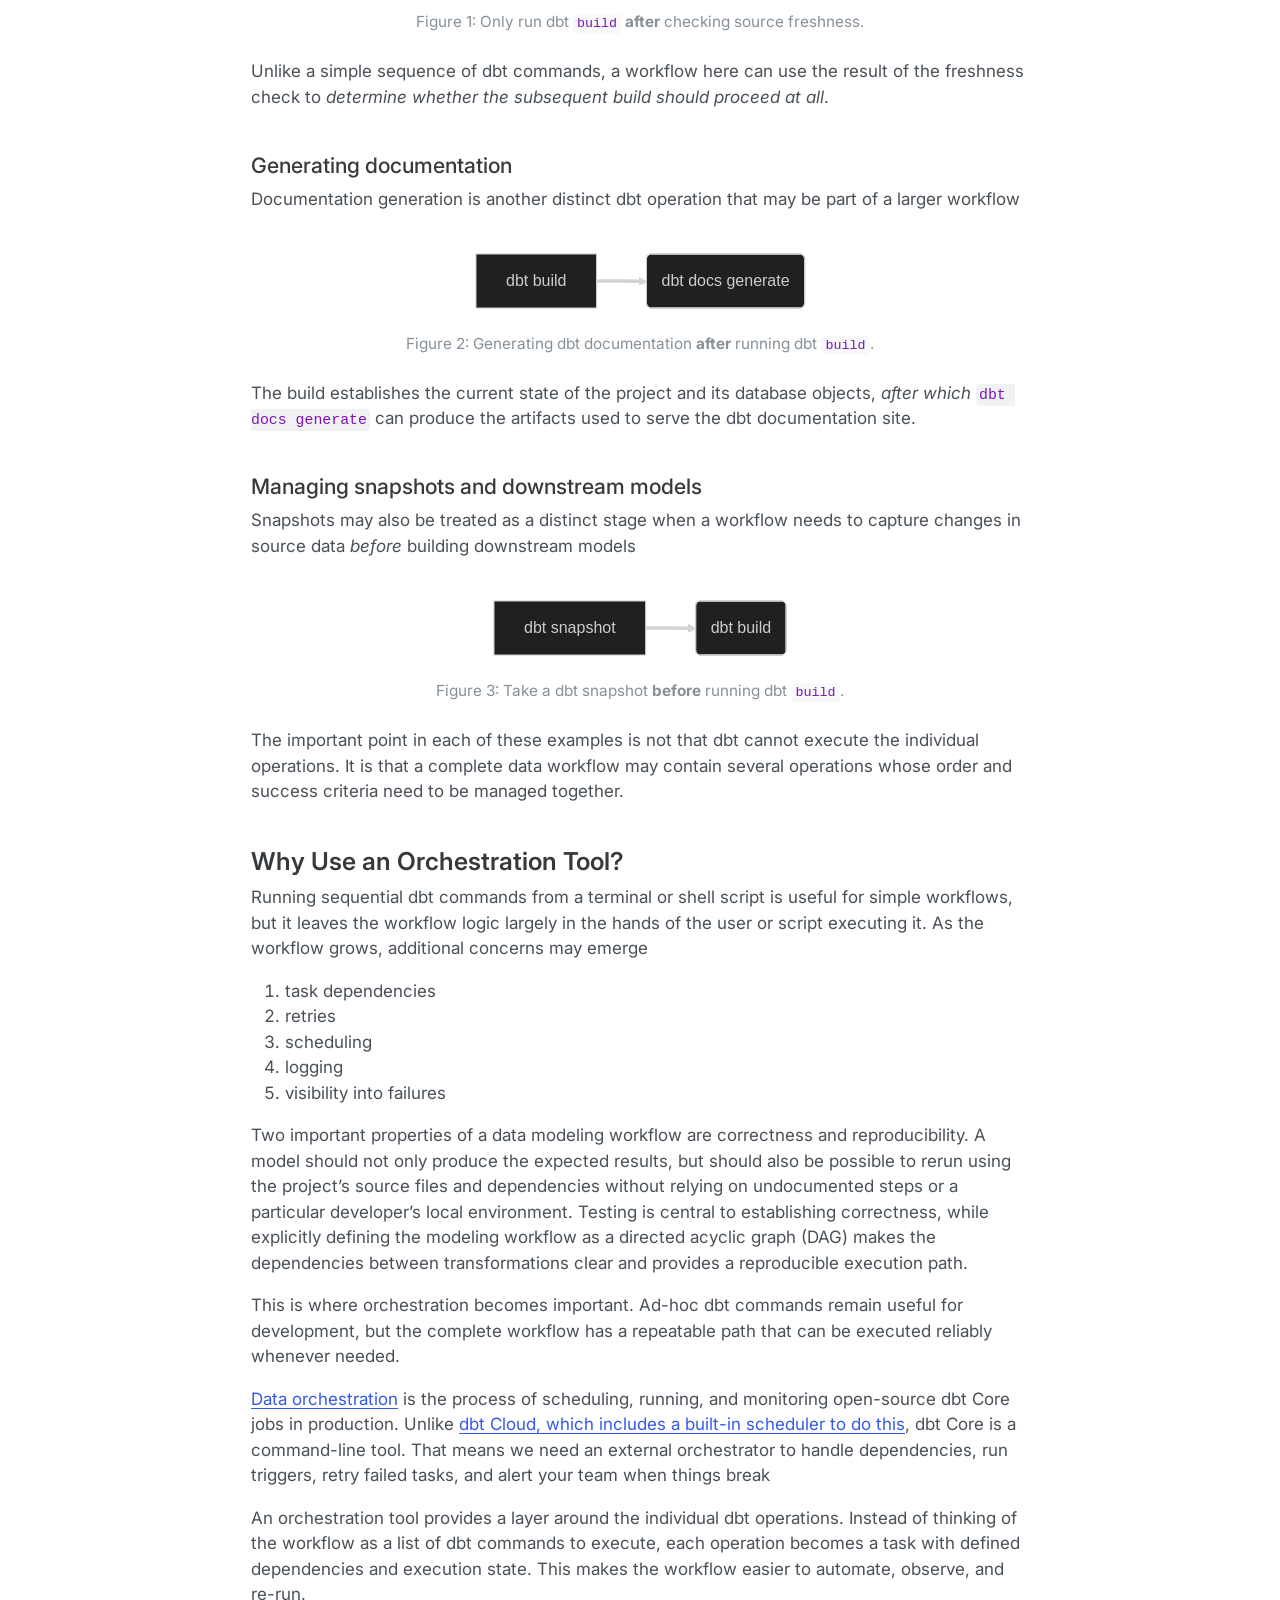
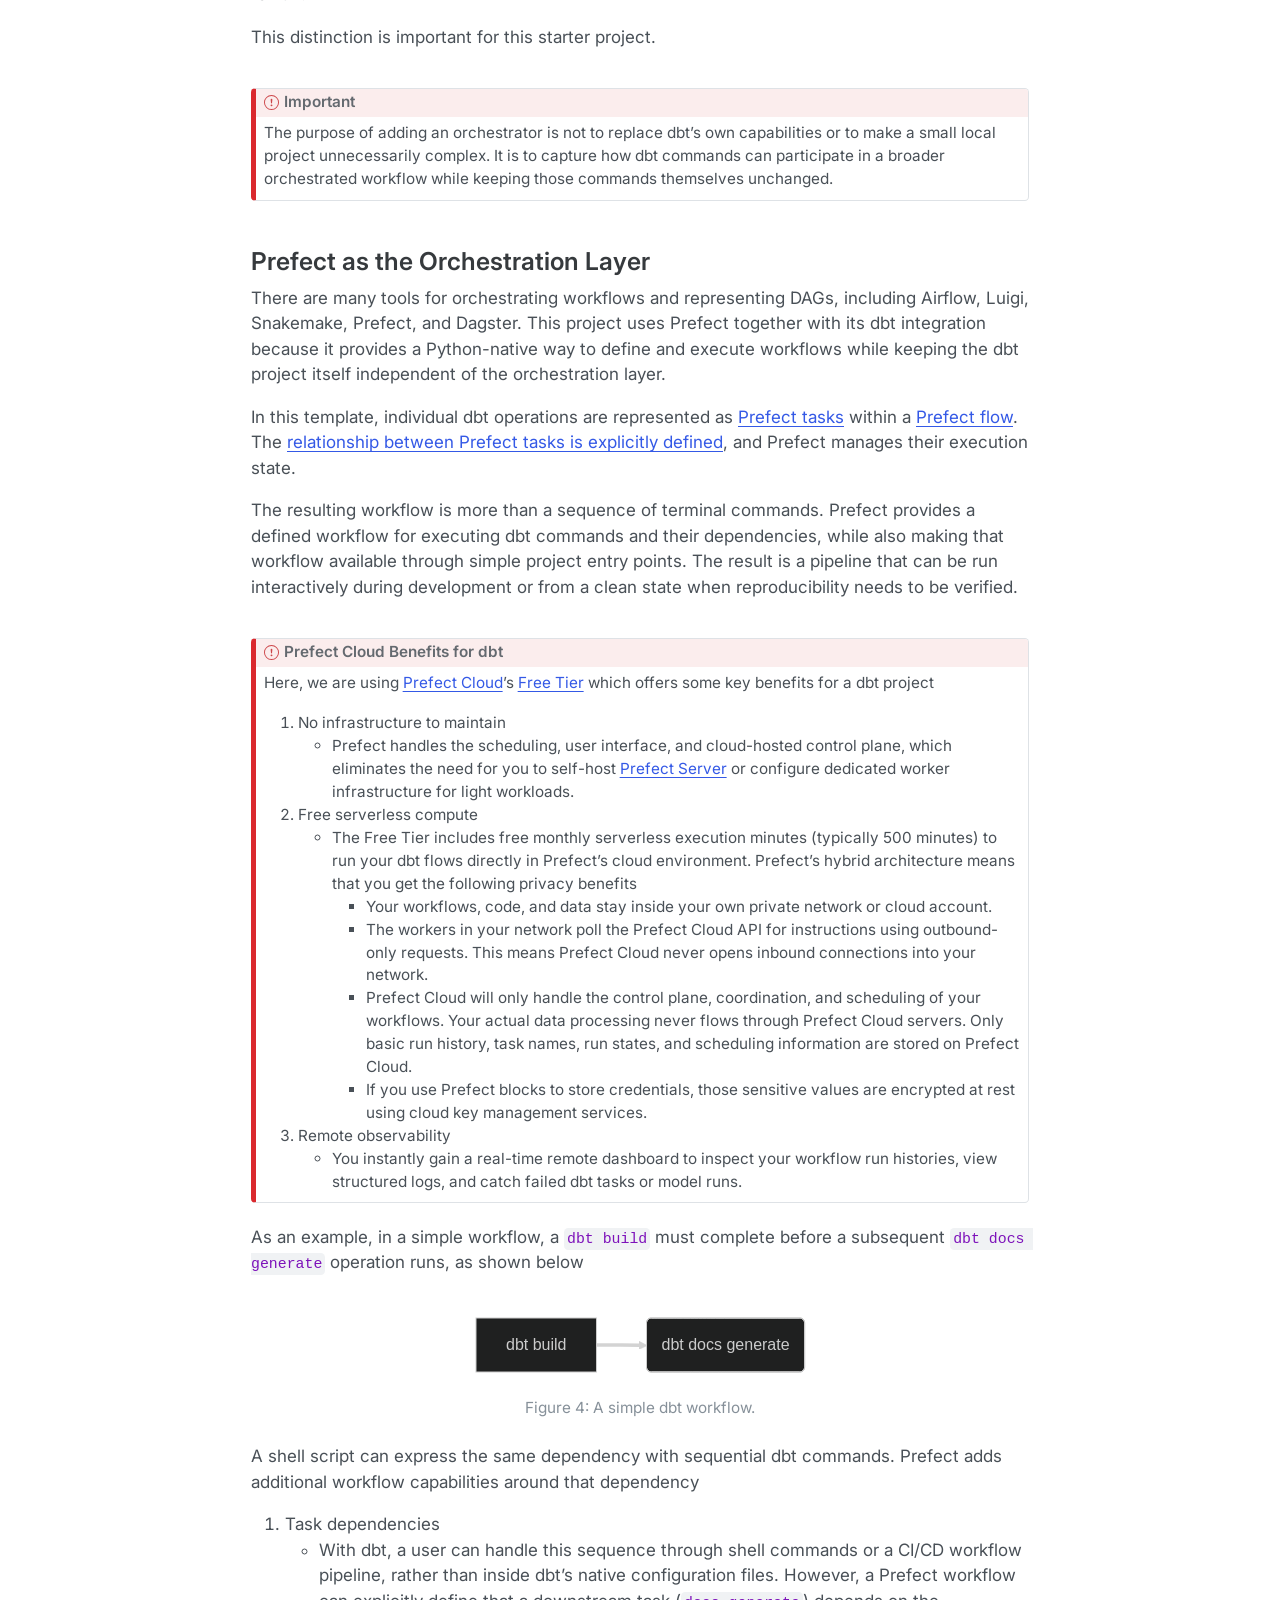
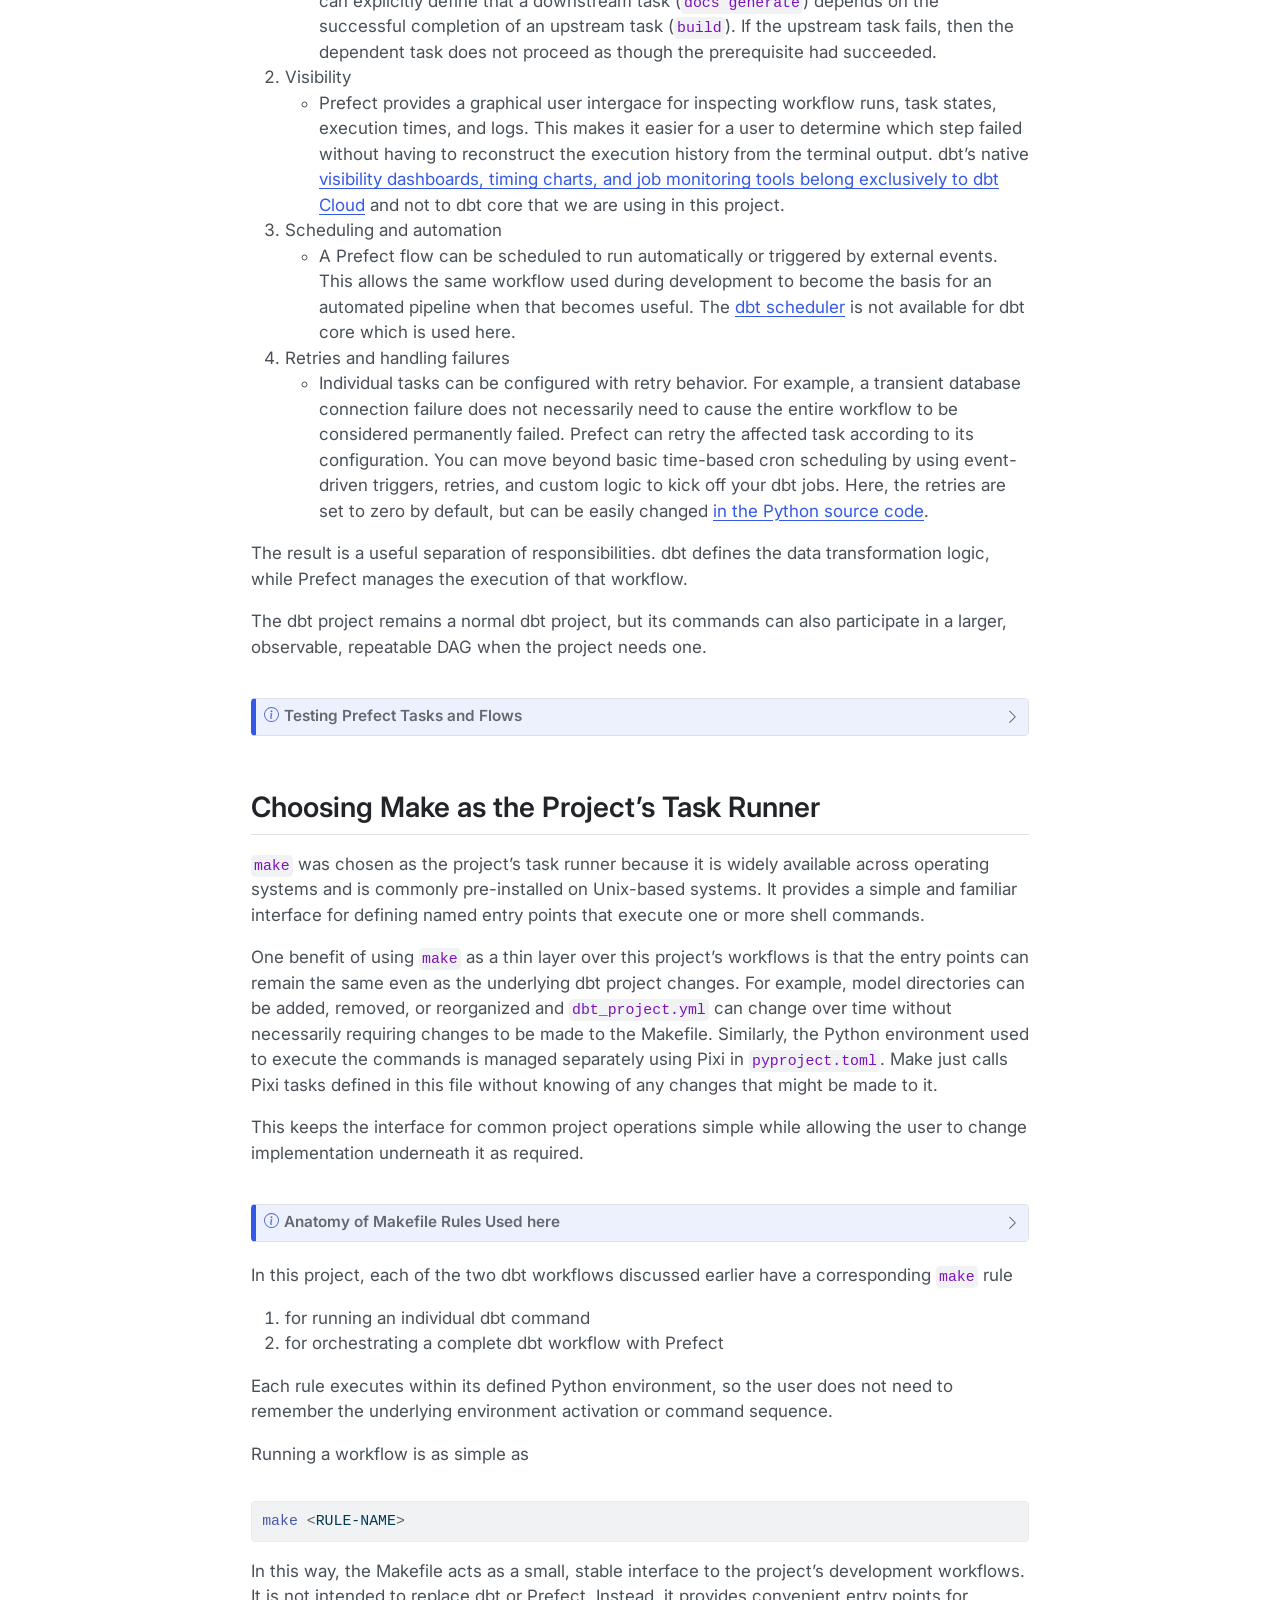
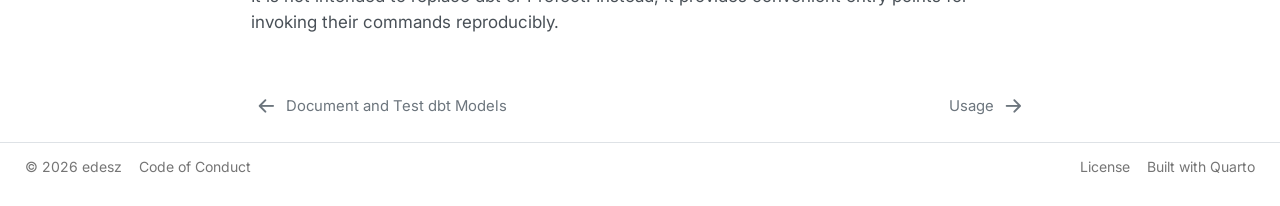
<file: pages/07-opinions.html>
<!DOCTYPE html>
<html xmlns="http://www.w3.org/1999/xhtml" lang="en" xml:lang="en"><head>

<meta charset="utf-8">
<meta name="generator" content="quarto-1.10.18">

<meta name="viewport" content="width=device-width, initial-scale=1.0, user-scalable=yes">

<meta name="author" content="edesz">
<meta name="dcterms.date" content="2026-09-23">

<title>opinions – Home</title>
<style>
/* Default styles provided by pandoc.
** See https://pandoc.org/MANUAL.html#variables-for-html for config info.
*/
span.smallcaps{font-variant: small-caps;}
div.columns{display: flex; gap: 1.5em;}
div.column{flex: auto;}
@media screen {
div.columns{gap: min(4vw, 1.5em);}
div.column{overflow-x: auto;}
}
div.hanging-indent{margin-left: 1.5em; text-indent: -1.5em;}
ul.task-list{list-style: none;}
ul.task-list li input[type="checkbox"] {
  width: 0.8em;
  margin: 0 0.8em 0.2em -1em; /* quarto-specific, see https://github.com/quarto-dev/quarto-cli/issues/4556 */ 
  vertical-align: middle;
}
/* CSS for syntax highlighting */
html { -webkit-text-size-adjust: 100%; }
pre > code.sourceCode { white-space: pre; position: relative; }
pre > code.sourceCode > span { display: inline-block; line-height: 1.25; }
pre > code.sourceCode > span:empty { height: 1.2em; }
.sourceCode { overflow: visible; }
code.sourceCode > span { color: inherit; text-decoration: inherit; }
div.sourceCode { margin: 1em 0; }
pre.sourceCode { margin: 0; }
@media screen {
div.sourceCode { overflow: auto; }
}
@media print {
pre > code.sourceCode { white-space: pre-wrap; }
pre > code.sourceCode > span { text-indent: -5em; padding-left: 5em; }
}
pre.numberSource code
  { counter-reset: source-line 0; }
pre.numberSource code > span
  { position: relative; left: -4em; counter-increment: source-line; }
pre.numberSource code > span > a:first-child::before
  { content: counter(source-line);
    position: relative; left: -1em; text-align: right; vertical-align: baseline;
    border: none; display: inline-block;
    -webkit-touch-callout: none; -webkit-user-select: none;
    -khtml-user-select: none; -moz-user-select: none;
    -ms-user-select: none; user-select: none;
    padding: 0 4px; width: 4em;
  }
pre.numberSource { margin-left: 3em;  padding-left: 4px; }
div.sourceCode
  {   }
@media screen {
pre > code.sourceCode > span > a:first-child::before { text-decoration: underline; }
}
</style>


<script src="../site_libs/quarto-nav/quarto-nav.js"></script>
<script src="../site_libs/clipboard/clipboard.min.js"></script>
<script src="../site_libs/quarto-search/autocomplete.umd.js"></script>
<script src="../site_libs/quarto-search/fuse.min.js"></script>
<script src="../site_libs/quarto-search/quarto-search.js"></script>
<meta name="quarto:offset" content="../">
<link href="../pages/08-usage.html" rel="next">
<link href="../pages/05-document-and-test-models.html" rel="prev">
<script src="../site_libs/quarto-html/quarto.js" type="module"></script>
<script src="../site_libs/quarto-html/tabsets/tabsets.js" type="module"></script>
<script src="../site_libs/quarto-html/popper.min.js"></script>
<script src="../site_libs/quarto-html/tippy.umd.min.js"></script>
<script src="../site_libs/quarto-html/anchor.min.js"></script>
<link href="../site_libs/quarto-html/tippy.css" rel="stylesheet">
<link href="../site_libs/quarto-html/quarto-syntax-highlighting-64a204ab8560d761af7679ceaba22944.css" rel="stylesheet" class="quarto-color-scheme" id="quarto-text-highlighting-styles">
<link href="../site_libs/quarto-html/quarto-syntax-highlighting-dark-b85bc7c33db8c58e0ec93c3465666fed.css" rel="stylesheet" class="quarto-color-scheme quarto-color-alternate" id="quarto-text-highlighting-styles">
<link href="../site_libs/quarto-html/quarto-syntax-highlighting-64a204ab8560d761af7679ceaba22944.css" rel="stylesheet" class="quarto-color-scheme-extra" id="quarto-text-highlighting-styles">
<script src="../site_libs/bootstrap/bootstrap.min.js"></script>
<link href="../site_libs/bootstrap/bootstrap-icons.css" rel="stylesheet">
<link href="../site_libs/bootstrap/bootstrap-22062396c02206f950f1688f176c8091.min.css" rel="stylesheet" append-hash="true" class="quarto-color-scheme" id="quarto-bootstrap" data-mode="light">
<link href="../site_libs/bootstrap/bootstrap-dark-3c96a0003a5aa01396021df662c99690.min.css" rel="stylesheet" append-hash="true" class="quarto-color-scheme quarto-color-alternate" id="quarto-bootstrap" data-mode="dark">
<link href="../site_libs/bootstrap/bootstrap-22062396c02206f950f1688f176c8091.min.css" rel="stylesheet" append-hash="true" class="quarto-color-scheme-extra" id="quarto-bootstrap" data-mode="light">
<script id="quarto-search-options" type="application/json">{
  "location": "navbar",
  "copy-button": false,
  "collapse-after": 3,
  "panel-placement": "end",
  "type": "overlay",
  "limit": 50,
  "keyboard-shortcut": [
    "f",
    "/",
    "s"
  ],
  "show-item-context": false,
  "language": {
    "search-no-results-text": "No results",
    "search-matching-documents-text": "matching documents",
    "search-copy-link-title": "Copy link to search",
    "search-hide-matches-text": "Hide additional matches",
    "search-more-match-text": "more match in this document",
    "search-more-matches-text": "more matches in this document",
    "search-clear-button-title": "Clear",
    "search-text-placeholder": "",
    "search-detached-cancel-button-title": "Cancel",
    "search-submit-button-title": "Submit",
    "search-label": "Search"
  }
}</script>
<style>html{ scroll-behavior: smooth; }</style>
<meta name="mermaid-theme" content="dark">
<script src="../site_libs/quarto-diagram/mermaid.min.js"></script>
<script src="../site_libs/quarto-diagram/mermaid-init.js"></script>
<link href="../site_libs/quarto-diagram/mermaid.css" rel="stylesheet">


<meta property="og:title" content="Home">
<meta property="og:description" content="">
<meta property="og:image" content="https://edesz.github.io/dbt-prefect-starter-docs/pages/[data-uri]">
<meta property="og:site_name" content="Home">
<meta property="og:image:alt" content="">
</head>

<body class="nav-sidebar docked nav-fixed quarto-light"><script id="quarto-html-before-body" type="application/javascript">
    const toggleBodyColorMode = (bsSheetEl) => {
      const mode = bsSheetEl.getAttribute("data-mode");
      const bodyEl = window.document.querySelector("body");
      if (mode === "dark") {
        bodyEl.classList.add("quarto-dark");
        bodyEl.classList.remove("quarto-light");
      } else {
        bodyEl.classList.add("quarto-light");
        bodyEl.classList.remove("quarto-dark");
      }
    }
    const toggleBodyColorPrimary = () => {
      const bsSheetEl = window.document.querySelector("link#quarto-bootstrap:not([rel=disabled-stylesheet])");
      if (bsSheetEl) {
        toggleBodyColorMode(bsSheetEl);
      }
    }
    const setColorSchemeToggle = (alternate) => {
      const toggles = window.document.querySelectorAll('.quarto-color-scheme-toggle');
      for (let i=0; i < toggles.length; i++) {
        const toggle = toggles[i];
        if (toggle) {
          if (alternate) {
            toggle.classList.add("alternate");
          } else {
            toggle.classList.remove("alternate");
          }
        }
      }
    };
    const toggleColorMode = (alternate) => {
      // Switch the stylesheets
      const primaryStylesheets = window.document.querySelectorAll('link.quarto-color-scheme:not(.quarto-color-alternate)');
      const alternateStylesheets = window.document.querySelectorAll('link.quarto-color-scheme.quarto-color-alternate');
      manageTransitions('#quarto-margin-sidebar .nav-link', false);
      if (alternate) {
        // note: dark is layered on light, we don't disable primary!
        enableStylesheet(alternateStylesheets);
        for (const sheetNode of alternateStylesheets) {
          if (sheetNode.id === "quarto-bootstrap") {
            toggleBodyColorMode(sheetNode);
          }
        }
      } else {
        disableStylesheet(alternateStylesheets);
        enableStylesheet(primaryStylesheets)
        toggleBodyColorPrimary();
      }
      manageTransitions('#quarto-margin-sidebar .nav-link', true);
      // Switch the toggles
      setColorSchemeToggle(alternate)
      // Hack to workaround the fact that safari doesn't
      // properly recolor the scrollbar when toggling (#1455)
      if (navigator.userAgent.indexOf('Safari') > 0 && navigator.userAgent.indexOf('Chrome') == -1) {
        manageTransitions("body", false);
        window.scrollTo(0, 1);
        setTimeout(() => {
          window.scrollTo(0, 0);
          manageTransitions("body", true);
        }, 40);
      }
    }
    const disableStylesheet = (stylesheets) => {
      for (let i=0; i < stylesheets.length; i++) {
        const stylesheet = stylesheets[i];
        stylesheet.rel = 'disabled-stylesheet';
      }
    }
    const enableStylesheet = (stylesheets) => {
      for (let i=0; i < stylesheets.length; i++) {
        const stylesheet = stylesheets[i];
        if(stylesheet.rel !== 'stylesheet') { // for Chrome, which will still FOUC without this check
          stylesheet.rel = 'stylesheet';
        }
      }
    }
    const manageTransitions = (selector, allowTransitions) => {
      const els = window.document.querySelectorAll(selector);
      for (let i=0; i < els.length; i++) {
        const el = els[i];
        if (allowTransitions) {
          el.classList.remove('notransition');
        } else {
          el.classList.add('notransition');
        }
      }
    }
    const isFileUrl = () => {
      return window.location.protocol === 'file:';
    }
    const hasAlternateSentinel = () => {
      let styleSentinel = getColorSchemeSentinel();
      if (styleSentinel !== null) {
        return styleSentinel === "alternate";
      } else {
        return false;
      }
    }
    const setStyleSentinel = (alternate) => {
      const value = alternate ? "alternate" : "default";
      if (!isFileUrl()) {
        window.localStorage.setItem("quarto-color-scheme", value);
      } else {
        localAlternateSentinel = value;
      }
    }
    const getColorSchemeSentinel = () => {
      if (!isFileUrl()) {
        const storageValue = window.localStorage.getItem("quarto-color-scheme");
        return storageValue != null ? storageValue : localAlternateSentinel;
      } else {
        return localAlternateSentinel;
      }
    }
    const toggleGiscusIfUsed = (isAlternate, darkModeDefault) => {
      const baseTheme = document.querySelector('#giscus-base-theme')?.value ?? 'light';
      const alternateTheme = document.querySelector('#giscus-alt-theme')?.value ?? 'dark';
      let newTheme = '';
      if(authorPrefersDark) {
        newTheme = isAlternate ? baseTheme : alternateTheme;
      } else {
        newTheme = isAlternate ? alternateTheme : baseTheme;
      }
      const changeGiscusTheme = () => {
        // From: https://github.com/giscus/giscus/issues/336
        const sendMessage = (message) => {
          const iframe = document.querySelector('iframe.giscus-frame');
          if (!iframe) return;
          iframe.contentWindow.postMessage({ giscus: message }, 'https://giscus.app');
        }
        sendMessage({
          setConfig: {
            theme: newTheme
          }
        });
      }
      const isGiscussLoaded = window.document.querySelector('iframe.giscus-frame') !== null;
      if (isGiscussLoaded) {
        changeGiscusTheme();
      }
    };
    const authorPrefersDark = false;
    const darkModeDefault = authorPrefersDark;
      document.querySelector('link#quarto-text-highlighting-styles.quarto-color-scheme-extra').rel = 'disabled-stylesheet';
      document.querySelector('link#quarto-bootstrap.quarto-color-scheme-extra').rel = 'disabled-stylesheet';
    let localAlternateSentinel = darkModeDefault ? 'alternate' : 'default';
    // Dark / light mode switch
    window.quartoToggleColorScheme = () => {
      // Read the current dark / light value
      let toAlternate = !hasAlternateSentinel();
      toggleColorMode(toAlternate);
      setStyleSentinel(toAlternate);
      toggleGiscusIfUsed(toAlternate, darkModeDefault);
      window.dispatchEvent(new Event('resize'));
    };
    // Switch to dark mode if need be
    if (hasAlternateSentinel()) {
      toggleColorMode(true);
    } else {
      toggleColorMode(false);
    }
  </script>

<div id="quarto-search-results"></div>
  <header id="quarto-header" class="headroom fixed-top">
    <nav class="navbar navbar-expand-lg " data-bs-theme="dark">
      <div class="navbar-container container-fluid">
      <div class="navbar-brand-container mx-auto">
    <a class="navbar-brand" href="../index.html">
    <span class="navbar-title">dbt DuckDB Prefect Starter</span>
    </a>
  </div>
        <div class="quarto-navbar-tools tools-end">
    <a href="https://github.com/edesz/dbt_prefect_duckdb_starter" title="" class="quarto-navigation-tool px-1" aria-label="" target="_blank"><i class="bi bi-github"></i></a>
  <a href="" class="quarto-color-scheme-toggle quarto-navigation-tool  px-1" onclick="window.quartoToggleColorScheme(); return false;" title="Toggle dark mode"><i class="bi"></i></a>
</div>
          <div id="quarto-search" class="" title="Search"></div>
      </div> <!-- /container-fluid -->
    </nav>
  <nav class="quarto-secondary-nav">
    <div class="container-fluid d-flex">
      <button type="button" class="quarto-btn-toggle btn" data-bs-toggle="collapse" role="button" data-bs-target=".quarto-sidebar-collapse-item" aria-controls="quarto-sidebar" aria-expanded="false" aria-label="Toggle sidebar navigation" onclick="if (window.quartoToggleHeadroom) { window.quartoToggleHeadroom(); }">
        <i class="bi bi-layout-text-sidebar-reverse"></i>
      </button>
        <nav class="quarto-page-breadcrumbs" aria-label="breadcrumb"><ol class="breadcrumb"><li class="breadcrumb-item"><a href="../pages/07-opinions.html">Opinions</a></li></ol></nav>
        <a class="flex-grow-1" role="navigation" data-bs-toggle="collapse" data-bs-target=".quarto-sidebar-collapse-item" aria-controls="quarto-sidebar" aria-expanded="false" aria-label="Toggle sidebar navigation" onclick="if (window.quartoToggleHeadroom) { window.quartoToggleHeadroom(); }">      
        </a>
    </div>
  </nav>
</header>
<!-- content -->
<div id="quarto-content" class="quarto-container page-columns page-rows-contents page-layout-article page-navbar">
<!-- sidebar -->
  <nav id="quarto-sidebar" class="sidebar collapse collapse-horizontal quarto-sidebar-collapse-item sidebar-navigation docked overflow-auto">
    <div class="pt-lg-2 mt-2 text-left sidebar-header sidebar-header-stacked">
      <a href="../index.html" class="sidebar-logo-link">
      <img src="../pages/images/growtika-8zB4P0eafrs-unsplash.jpg" alt="dbt Starter Image" class="sidebar-logo light-content py-0 d-lg-inline d-none">
      <img src="../pages/images/growtika-8zB4P0eafrs-unsplash.jpg" alt="dbt Starter Image" class="sidebar-logo dark-content py-0 d-lg-inline d-none">
      </a>
      </div>
    <div class="sidebar-menu-container"> 
    <ul class="list-unstyled mt-1">
        <li class="sidebar-item">
  <div class="sidebar-item-container"> 
  <a href="../index.html" class="sidebar-item-text sidebar-link">
 <span class="menu-text">Welcome</span></a>
  </div>
</li>
        <li class="sidebar-item">
  <div class="sidebar-item-container"> 
  <a href="../pages/06-motivation.html" class="sidebar-item-text sidebar-link">
 <span class="menu-text">Why this project exists</span></a>
  </div>
</li>
        <li class="sidebar-item sidebar-item-section">
      <div class="sidebar-item-container"> 
            <a class="sidebar-item-text sidebar-link text-start" data-bs-toggle="collapse" data-bs-target="#quarto-sidebar-section-1" role="navigation" aria-expanded="true">
 <span class="menu-text">Getting Started</span></a>
          <a class="sidebar-item-toggle text-start" data-bs-toggle="collapse" data-bs-target="#quarto-sidebar-section-1" role="navigation" aria-expanded="true" aria-label="Toggle section">
            <i class="bi bi-chevron-right ms-2"></i>
          </a> 
      </div>
      <ul id="quarto-sidebar-section-1" class="collapse list-unstyled sidebar-section depth1 show">  
          <li class="sidebar-item">
  <div class="sidebar-item-container"> 
  <a href="../pages/01-pre-requisites.html" class="sidebar-item-text sidebar-link">
 <span class="menu-text">Pre-Requisites</span></a>
  </div>
</li>
          <li class="sidebar-item">
  <div class="sidebar-item-container"> 
  <a href="../pages/02-quickstart.html" class="sidebar-item-text sidebar-link">
 <span class="menu-text">Quick Start</span></a>
  </div>
</li>
          <li class="sidebar-item">
  <div class="sidebar-item-container"> 
  <a href="../pages/03-directory-structure.html" class="sidebar-item-text sidebar-link">
 <span class="menu-text">Directory Structure</span></a>
  </div>
</li>
          <li class="sidebar-item">
  <div class="sidebar-item-container"> 
  <a href="../pages/04-authoring-dbt-models.html" class="sidebar-item-text sidebar-link">
 <span class="menu-text">Authoring dbt Models</span></a>
  </div>
</li>
          <li class="sidebar-item">
  <div class="sidebar-item-container"> 
  <a href="../pages/05-document-and-test-models.html" class="sidebar-item-text sidebar-link">
 <span class="menu-text">Document and Test dbt Models</span></a>
  </div>
</li>
      </ul>
  </li>
        <li class="sidebar-item">
  <div class="sidebar-item-container"> 
  <a href="../pages/07-opinions.html" class="sidebar-item-text sidebar-link active">
 <span class="menu-text">Opinions</span></a>
  </div>
</li>
        <li class="sidebar-item">
  <div class="sidebar-item-container"> 
  <a href="../pages/08-usage.html" class="sidebar-item-text sidebar-link">
 <span class="menu-text">Usage</span></a>
  </div>
</li>
        <li class="sidebar-item">
  <div class="sidebar-item-container"> 
  <a href="../pages/09-customisations.html" class="sidebar-item-text sidebar-link">
 <span class="menu-text">Customisations</span></a>
  </div>
</li>
        <li class="sidebar-item">
  <div class="sidebar-item-container"> 
  <a href="../pages/10-contributing.html" class="sidebar-item-text sidebar-link">
 <span class="menu-text">Contributing</span></a>
  </div>
</li>
        <li class="sidebar-item">
  <div class="sidebar-item-container"> 
  <a href="../pages/11-citation.html" class="sidebar-item-text sidebar-link">
 <span class="menu-text">Citation</span></a>
  </div>
</li>
    </ul>
    </div>
</nav>
<div id="quarto-sidebar-glass" class="quarto-sidebar-collapse-item" data-bs-toggle="collapse" data-bs-target=".quarto-sidebar-collapse-item"></div>
<!-- margin-sidebar -->
    <div id="quarto-margin-sidebar" class="sidebar margin-sidebar">
        <nav id="TOC" role="doc-toc" class="toc-active" data-toc-expanded="99">
    <h2 id="toc-title">On this page</h2>
   
  <ul>
  <li><a href="#opinions" id="toc-opinions" class="nav-link active" data-scroll-target="#opinions">Opinions</a>
  <ul>
  <li><a href="#project-organization" id="toc-project-organization" class="nav-link" data-scroll-target="#project-organization">Project Organization</a>
  <ul>
  <li><a href="#standalone-repository" id="toc-standalone-repository" class="nav-link" data-scroll-target="#standalone-repository">Standalone repository</a></li>
  </ul></li>
  <li><a href="#python-virtual-environments-at-the-root-of-everything" id="toc-python-virtual-environments-at-the-root-of-everything" class="nav-link" data-scroll-target="#python-virtual-environments-at-the-root-of-everything">Python Virtual Environments at the Root of Everything</a></li>
  <li><a href="#ad-hoc-dbt-commands" id="toc-ad-hoc-dbt-commands" class="nav-link" data-scroll-target="#ad-hoc-dbt-commands">Ad-Hoc dbt Commands</a></li>
  <li><a href="#dag-for-end-to-end-dbt-pipelines" id="toc-dag-for-end-to-end-dbt-pipelines" class="nav-link" data-scroll-target="#dag-for-end-to-end-dbt-pipelines">DAG for End-to-End dbt Pipelines</a>
  <ul>
  <li><a href="#scenarios-for-sequential-execution-of-commands" id="toc-scenarios-for-sequential-execution-of-commands" class="nav-link" data-scroll-target="#scenarios-for-sequential-execution-of-commands">Scenarios for Sequential Execution of Commands</a>
  <ul class="collapse">
  <li><a href="#checking-source-freshness-before-a-build" id="toc-checking-source-freshness-before-a-build" class="nav-link" data-scroll-target="#checking-source-freshness-before-a-build">Checking source freshness before a build</a></li>
  <li><a href="#generating-documentation" id="toc-generating-documentation" class="nav-link" data-scroll-target="#generating-documentation">Generating documentation</a></li>
  <li><a href="#managing-snapshots-and-downstream-models" id="toc-managing-snapshots-and-downstream-models" class="nav-link" data-scroll-target="#managing-snapshots-and-downstream-models">Managing snapshots and downstream models</a></li>
  </ul></li>
  <li><a href="#why-use-an-orchestration-tool" id="toc-why-use-an-orchestration-tool" class="nav-link" data-scroll-target="#why-use-an-orchestration-tool">Why Use an Orchestration Tool?</a></li>
  <li><a href="#prefect-as-the-orchestration-layer" id="toc-prefect-as-the-orchestration-layer" class="nav-link" data-scroll-target="#prefect-as-the-orchestration-layer">Prefect as the Orchestration Layer</a></li>
  </ul></li>
  <li><a href="#choosing-make-as-the-projects-task-runner" id="toc-choosing-make-as-the-projects-task-runner" class="nav-link" data-scroll-target="#choosing-make-as-the-projects-task-runner">Choosing Make as the Project’s Task Runner</a></li>
  </ul></li>
  </ul>
</nav>
    </div>
<!-- main -->
<main class="content page-columns page-full" id="quarto-document-content">


<header id="title-block-header" class="quarto-title-block default">
<div class="quarto-title">
</div>



<div class="quarto-title-meta">

    <div>
    <div class="quarto-title-meta-heading">Author</div>
    <div class="quarto-title-meta-contents">
             <p><a href="https://github.com/edesz">edesz</a> <a href="https://orcid.org/0000-0001-9039-5496" class="quarto-title-author-orcid" aria-label="ORCID profile for edesz"> <img alt="" src="[data-uri]"></a></p>
          </div>
  </div>
    
    <div>
    <div class="quarto-title-meta-heading">Last Updated</div>
    <div class="quarto-title-meta-contents">
      <p class="date">September 23, 2026</p>
    </div>
  </div>
  
    
  </div>
  


</header>


<h1 id="opinions">Opinions</h1>
<h2 id="project-organization" class="anchored">Project Organization</h2>
<p>In order to follow <a href="https://docs.getdbt.com/best-practices/how-we-structure/1-guide-overview?version=2">dbt’s best practices for project structure</a>, the project organization starts with the defaults provided during project initialisation using <code>dbt init</code>.</p>
<p>After initialising a new dbt project, the <code>models/example</code> directory is removed, but otherwise the default structure is kept unchanged. The intention is to provide enough structure to make the project immediately usable without imposing a particular modeling methodology.</p>
<p>While different projects may organize their models in different ways, a staging layer is a common starting point for transforming source data into a consistent form. For this reason, the template includes a small staging model example in the <code>models/staging</code> directory.</p>
<p>The example staging model is organized in its own subdirectory. The associated <code>sources.yml</code>, <code>schema.yml</code>, and SQL files follow a consistent naming convention that makes their purpose and relationship to the model clear. For example, for a model named <code>&lt;model-name&gt;</code> located under <code>models/staging/&lt;model-name&gt;</code>, the source definition and model files would follow the pattern <code>_stg_&lt;model-name&gt;__sources.yml</code> and <code>_stg_&lt;model-name&gt;__records.sql</code> respectively in order to follow dbt’s best practices. The leading underscore also keeps these supporting files visually distinct from the model itself.</p>
<h3 id="standalone-repository" class="anchored">Standalone repository</h3>
<p>A dbt project can be organized as either a standalone repository or as part of a dbt monorepo. A standalone repository contains a single independent dbt project, while a monorepo can contain multiple dbt projects alongside other related code and resources.</p>
<p>This template uses a standalone repository design. Since its purpose is to provide a starting point for an individual <em>dbt</em> project, keeping the dbt project in its own Git repository keeps the scope and project boundaries clear.</p>
<p>A monorepo may be appropriate when multiple dbt projects need to be managed together, but that additional organizational structure is outside the scope of this starter project.</p>
<h2 id="python-virtual-environments-at-the-root-of-everything" class="anchored">Python Virtual Environments at the Root of Everything</h2>
<p>Reproducibility starts with the computational environment in which the project runs. This project aims to have every part of the workflow - including just running individual dbt commands - to execute within a defined Python environment whose dependencies could be recreated reliably. Python package management was therefore treated as a foundational part of this starter project rather than something left to an individual developer to configure.</p>
<p>The goal is simple that a new user should be able to recreate the environment used to develop and run the project without having to determine which packages, versions, or <a href="https://docs.getdbt.com/docs/connect-adapters?version=2">dbt adapters</a> were installed.</p>
<p>For Python dependency management, this project uses <a href="https://pixi.sh/">Pixi</a> by default, with the combination of <code>tox</code> and <code>uv</code> provided as an alternative. Both approaches allow the project’s dependencies and environment configuration to be captured in files that can be committed to version control. With Pixi, this configuration is specified in <code>pyproject.toml</code>. For <code>tox</code> and <code>uv</code>, it is defined through <code>tox.ini</code>. This makes the environment part of the project itself rather than a collection of undocumented local setup steps for the user to execute one at a time.</p>
<p>The same principle applies when running dbt commands outside of an orchestrated workflow. For example, an ad hoc command such as <code>dbt deps</code> should execute in the project’s defined environment, where <code>dbt-core</code> and the required database adapter, such as <code>dbt-duckdb</code>, are already installed. This keeps interactive development, automated workflows, and orchestrated pipelines aligned in terms of their dependency definitions and it reduces the risk of a command working on one machine but failing on another.</p>
<h2 id="ad-hoc-dbt-commands" class="anchored">Ad-Hoc dbt Commands</h2>
<p>Running ad-hoc dbt commands quickly is essential for maintaining momentum and accuracy during data development. When building or debugging data pipelines, <a href="https://www.datafold.com/blog/7-dbt-testing-best-practices/">users frequently need to</a> test small changes, inspect intermediate models, or run specific tests without waiting for the entire project to compile and execute. Prompt execution of commands like <code>dbt run --select my_model</code> or <code>dbt test</code> provides immediate feedback, allowing you to catch syntax errors, logic flaws, or data quality issues in real time.</p>
<p>This rapid iteration cycle minimizes context switching, reduces development friction, and ensures that you can prototype data models fast. It lowers the barrier to entry and supports following best practices from the beginning. This template supports running fast ad-hoc dbt commands out of the box.</p>
<p>In this project, an adhoc dbt command runs in an environment pre-configured using Pixi. So, the user does not have to waste time wrestling with missing dependencies or sluggish execution environments just to run a single model.</p>
<p>Ultimately, supporting ad-hoc dbt commands prevents this starter project from becoming a bottleneck as the project grows.</p>
<h2 id="dag-for-end-to-end-dbt-pipelines" class="anchored">DAG for End-to-End dbt Pipelines</h2>
<p>A dbt project is more than a collection of individual commands. In practice, a complete workflow often consists of multiple dbt operations that need to be executed in a particular order. The dbt CLI executes one command at a time, so commands that are part of a larger workflow must be composed using a shell script, task runner, orchestration tool, or some other mechanism. For example, a workflow may require dependencies to be installed before building models, or may need to generate documentation after the project has been built.</p>
<p>The important distinction is between running a sequence of commands and defining a workflow that manages that sequence. A simple shell command such as</p>
<div class="code-copy-outer-scaffold"><div class="sourceCode" id="cb1"><pre class="sourceCode bash code-with-copy"><code class="sourceCode bash"><span id="cb1-1"><a href="#cb1-1" aria-hidden="true" tabindex="-1"></a><span class="ex">dbt</span> deps <span class="kw">&amp;&amp;</span> <span class="ex">dbt</span> build</span></code></pre></div><button title="Copy to Clipboard" class="code-copy-button"><i class="bi"></i></button></div>
<p>can execute two commands in succession. However, as a workflow becomes more complex, it becomes useful to explicitly define the dependencies between its steps and provide a mechanism for executing, monitoring, and retrying those steps.</p>
<h3 id="scenarios-for-sequential-execution-of-commands" class="anchored">Scenarios for Sequential Execution of Commands</h3>
<p>There are several situations where a dbt workflow may involve multiple distinct commands. Below are some examples.</p>
<h4 id="checking-source-freshness-before-a-build" class="anchored">Checking source freshness before a build</h4>
<p>Source freshness can be evaluated separately from the build when freshness is an <em>explicit prerequisite</em> for downstream processing</p>
<div id="fig-simple-dbt-flow" class="column-screen-inset-center quarto-float quarto-figure quarto-figure-center anchored" style="text-align: center;">
<figure class="quarto-float quarto-float-fig figure">
<div aria-describedby="fig-simple-dbt-flow-caption-0ceaefa1-69ba-4598-a22c-09a6ac19f8ca">
<div class="cell" data-layout-align="default">
<div class="cell-output-display">
<div>
<p></p><figure class="figure"><p></p>
<div>
<pre class="mermaid mermaid-js">flowchart LR
  A[dbt soruce freshness] ==&gt; B(dbt build)
</pre>
</div>
<p></p></figure><p></p>
</div>
</div>
</div>
</div>
<figcaption class="quarto-float-caption-bottom quarto-float-caption quarto-float-fig" id="fig-simple-dbt-flow-caption-0ceaefa1-69ba-4598-a22c-09a6ac19f8ca">
Figure&nbsp;1: Only run dbt <code>build</code> <strong>after</strong> checking source freshness.
</figcaption>
</figure>
</div>
<p>Unlike a simple sequence of dbt commands, a workflow here can use the result of the freshness check to <em>determine whether the subsequent build should proceed at all</em>.</p>
<h4 id="generating-documentation" class="anchored">Generating documentation</h4>
<p>Documentation generation is another distinct dbt operation that may be part of a larger workflow</p>
<div id="fig-simple-dbt-flow" class="column-screen-inset-center quarto-float quarto-figure quarto-figure-center anchored" style="text-align: center;">
<figure class="quarto-float quarto-float-fig figure">
<div aria-describedby="fig-simple-dbt-flow-caption-0ceaefa1-69ba-4598-a22c-09a6ac19f8ca">
<div class="cell" data-layout-align="default">
<div class="cell-output-display">
<div>
<p></p><figure class="figure"><p></p>
<div>
<pre class="mermaid mermaid-js">flowchart LR
  A[dbt build] ==&gt; B(dbt docs generate)
</pre>
</div>
<p></p></figure><p></p>
</div>
</div>
</div>
</div>
<figcaption class="quarto-float-caption-bottom quarto-float-caption quarto-float-fig" id="fig-simple-dbt-flow-caption-0ceaefa1-69ba-4598-a22c-09a6ac19f8ca">
Figure&nbsp;2: Generating dbt documentation <strong>after</strong> running dbt <code>build</code>.
</figcaption>
</figure>
</div>
<p>The build establishes the current state of the project and its database objects, <em>after which</em> <code>dbt docs generate</code> can produce the artifacts used to serve the dbt documentation site.</p>
<h4 id="managing-snapshots-and-downstream-models" class="anchored">Managing snapshots and downstream models</h4>
<p>Snapshots may also be treated as a distinct stage when a workflow needs to capture changes in source data <em>before</em> building downstream models</p>
<div id="fig-simple-dbt-flow" class="column-screen-inset-center quarto-float quarto-figure quarto-figure-center anchored" style="text-align: center;">
<figure class="quarto-float quarto-float-fig figure">
<div aria-describedby="fig-simple-dbt-flow-caption-0ceaefa1-69ba-4598-a22c-09a6ac19f8ca">
<div class="cell" data-layout-align="default">
<div class="cell-output-display">
<div>
<p></p><figure class="figure"><p></p>
<div>
<pre class="mermaid mermaid-js">flowchart LR
  A[dbt snapshot] ==&gt; B(dbt build)
</pre>
</div>
<p></p></figure><p></p>
</div>
</div>
</div>
</div>
<figcaption class="quarto-float-caption-bottom quarto-float-caption quarto-float-fig" id="fig-simple-dbt-flow-caption-0ceaefa1-69ba-4598-a22c-09a6ac19f8ca">
Figure&nbsp;3: Take a dbt snapshot <strong>before</strong> running dbt <code>build</code>.
</figcaption>
</figure>
</div>
<p>The important point in each of these examples is not that dbt cannot execute the individual operations. It is that a complete data workflow may contain several operations whose order and success criteria need to be managed together.</p>
<h3 id="why-use-an-orchestration-tool" class="anchored">Why Use an Orchestration Tool?</h3>
<p>Running sequential dbt commands from a terminal or shell script is useful for simple workflows, but it leaves the workflow logic largely in the hands of the user or script executing it. As the workflow grows, additional concerns may emerge</p>
<ol type="1">
<li>task dependencies</li>
<li>retries</li>
<li>scheduling</li>
<li>logging</li>
<li>visibility into failures</li>
</ol>
<p>Two important properties of a data modeling workflow are correctness and reproducibility. A model should not only produce the expected results, but should also be possible to rerun using the project’s source files and dependencies without relying on undocumented steps or a particular developer’s local environment. Testing is central to establishing correctness, while explicitly defining the modeling workflow as a directed acyclic graph (DAG) makes the dependencies between transformations clear and provides a reproducible execution path.</p>
<p>This is where orchestration becomes important. Ad-hoc dbt commands remain useful for development, but the complete workflow has a repeatable path that can be executed reliably whenever needed.</p>
<p><a href="https://www.getdbt.com/discover/understanding-data-orchestration">Data orchestration</a> is the process of scheduling, running, and monitoring open-source dbt Core jobs in production. Unlike <a href="https://kestra.io/blogs/dbt-core-vs-dbt-cloud">dbt Cloud, which includes a built-in scheduler to do this</a>, dbt Core is a command-line tool. That means we need an external orchestrator to handle dependencies, run triggers, retry failed tasks, and alert your team when things break</p>
<p>An orchestration tool provides a layer around the individual dbt operations. Instead of thinking of the workflow as a list of dbt commands to execute, each operation becomes a task with defined dependencies and execution state. This makes the workflow easier to automate, observe, and re-run.</p>
<p>This distinction is important for this starter project.</p>
<div class="callout callout-style-default callout-important callout-titled">
<div class="callout-header d-flex align-content-center">
<div class="callout-icon-container">
<i class="callout-icon"></i>
</div>
<div class="callout-title-container flex-fill">
Important
</div>
</div>
<div class="callout-body-container callout-body">
<p>The purpose of adding an orchestrator is not to replace dbt’s own capabilities or to make a small local project unnecessarily complex. It is to capture how dbt commands can participate in a broader orchestrated workflow while keeping those commands themselves unchanged.</p>
</div>
</div>
<h3 id="prefect-as-the-orchestration-layer" class="anchored">Prefect as the Orchestration Layer</h3>
<p>There are many tools for orchestrating workflows and representing DAGs, including Airflow, Luigi, Snakemake, Prefect, and Dagster. This project uses Prefect together with its dbt integration because it provides a Python-native way to define and execute workflows while keeping the dbt project itself independent of the orchestration layer.</p>
<p>In this template, individual dbt operations are represented as <a href="https://docs.prefect.io/v3/concepts/tasks">Prefect tasks</a> within a <a href="https://docs.prefect.io/v3/concepts/flows">Prefect flow</a>. The <a href="https://www.prefect.io/blog/no-flow-is-an-island">relationship between Prefect tasks is explicitly defined</a>, and Prefect manages their execution state.</p>
<p>The resulting workflow is more than a sequence of terminal commands. Prefect provides a defined workflow for executing dbt commands and their dependencies, while also making that workflow available through simple project entry points. The result is a pipeline that can be run interactively during development or from a clean state when reproducibility needs to be verified.</p>
<div class="callout callout-style-default callout-important callout-titled">
<div class="callout-header d-flex align-content-center">
<div class="callout-icon-container">
<i class="callout-icon"></i>
</div>
<div class="callout-title-container flex-fill">
<span class="screen-reader-only">Important</span>Prefect Cloud Benefits for dbt
</div>
</div>
<div class="callout-body-container callout-body">
<p>Here, we are using <a href="https://www.prefect.io/prefect/cloud">Prefect Cloud</a>’s <a href="https://www.prefect.io/pricing">Free Tier</a> which offers some key benefits for a dbt project</p>
<ol type="1">
<li>No infrastructure to maintain
<ul>
<li>Prefect handles the scheduling, user interface, and cloud-hosted control plane, which eliminates the need for you to self-host <a href="https://docs.prefect.io/v3/concepts/server">Prefect Server</a> or configure dedicated worker infrastructure for light workloads.</li>
</ul></li>
<li>Free serverless compute
<ul>
<li>The Free Tier includes free monthly serverless execution minutes (typically 500 minutes) to run your dbt flows directly in Prefect’s cloud environment. Prefect’s hybrid architecture means that you get the following privacy benefits
<ul>
<li>Your workflows, code, and data stay inside your own private network or cloud account.</li>
<li>The workers in your network poll the Prefect Cloud API for instructions using outbound-only requests. This means Prefect Cloud never opens inbound connections into your network.</li>
<li>Prefect Cloud will only handle the control plane, coordination, and scheduling of your workflows. Your actual data processing never flows through Prefect Cloud servers. Only basic run history, task names, run states, and scheduling information are stored on Prefect Cloud.</li>
<li>If you use Prefect blocks to store credentials, those sensitive values are encrypted at rest using cloud key management services.</li>
</ul></li>
</ul></li>
<li>Remote observability
<ul>
<li>You instantly gain a real-time remote dashboard to inspect your workflow run histories, view structured logs, and catch failed dbt tasks or model runs.</li>
</ul></li>
</ol>
</div>
</div>
<p>As an example, in a simple workflow, a <code>dbt build</code> must complete before a subsequent <code>dbt docs generate</code> operation runs, as shown below</p>
<div id="fig-simple-dbt-flow" class="column-screen-inset-center quarto-float quarto-figure quarto-figure-center anchored" style="text-align: center;">
<figure class="quarto-float quarto-float-fig figure">
<div aria-describedby="fig-simple-dbt-flow-caption-0ceaefa1-69ba-4598-a22c-09a6ac19f8ca">
<div class="cell" data-layout-align="default">
<div class="cell-output-display">
<div>
<p></p><figure class="figure"><p></p>
<div>
<pre class="mermaid mermaid-js">flowchart LR
  A[dbt build] ==&gt; B(dbt docs generate)
</pre>
</div>
<p></p></figure><p></p>
</div>
</div>
</div>
</div>
<figcaption class="quarto-float-caption-bottom quarto-float-caption quarto-float-fig" id="fig-simple-dbt-flow-caption-0ceaefa1-69ba-4598-a22c-09a6ac19f8ca">
Figure&nbsp;4: A simple dbt workflow.
</figcaption>
</figure>
</div>
<p>A shell script can express the same dependency with sequential dbt commands. <a id="prefect-capabilities"></a>Prefect adds additional workflow capabilities around that dependency</p>
<ol type="1">
<li>Task dependencies
<ul>
<li>With dbt, a user can handle this sequence through shell commands or a CI/CD workflow pipeline, rather than inside dbt’s native configuration files. However, a Prefect workflow can explicitly define that a downstream task (<code>docs generate</code>) depends on the successful completion of an upstream task (<code>build</code>). If the upstream task fails, then the dependent task does not proceed as though the prerequisite had succeeded.</li>
</ul></li>
<li>Visibility
<ul>
<li>Prefect provides a graphical user intergace for inspecting workflow runs, task states, execution times, and logs. This makes it easier for a user to determine which step failed without having to reconstruct the execution history from the terminal output. dbt’s native <a href="https://www.getdbt.com/blog/why-upgrade-dbt-core-to-cloud">visibility dashboards, timing charts, and job monitoring tools belong exclusively to dbt Cloud</a> and not to dbt core that we are using in this project.</li>
</ul></li>
<li>Scheduling and automation
<ul>
<li>A Prefect flow can be scheduled to run automatically or triggered by external events. This allows the same workflow used during development to become the basis for an automated pipeline when that becomes useful. The <a href="https://docs.getdbt.com/docs/deploy/job-scheduler?version=2#faqs">dbt scheduler</a> is not available for dbt core which is used here.</li>
</ul></li>
<li>Retries and handling failures
<ul>
<li>Individual tasks can be configured with retry behavior. For example, a transient database connection failure does not necessarily need to cause the entire workflow to be considered permanently failed. Prefect can retry the affected task according to its configuration. You can move beyond basic time-based cron scheduling by using event-driven triggers, retries, and custom logic to kick off your dbt jobs. Here, the retries are set to zero by default, but can be easily changed <a href="https://github.com/edesz/dbt_prefect_starter/blob/9764b710d712c9ec0ed88ce98e538613500af0c0/src/prefect_resources.py#L59">in the Python source code</a>.</li>
</ul></li>
</ol>
<p>The result is a useful separation of responsibilities. dbt defines the data transformation logic, while Prefect manages the execution of that workflow.</p>
<p>The dbt project remains a normal dbt project, but its commands can also participate in a larger, observable, repeatable DAG when the project needs one.</p>
<div class="callout callout-style-default callout-note callout-titled">
<div class="callout-header d-flex align-content-center collapsed" data-bs-toggle="collapse" data-bs-target=".callout-3-contents" aria-controls="callout-3" aria-expanded="false" aria-label="Toggle callout">
<div class="callout-icon-container">
<i class="callout-icon"></i>
</div>
<div class="callout-title-container flex-fill">
<span class="screen-reader-only">Note</span>Testing Prefect Tasks and Flows
</div>
<div class="callout-btn-toggle d-inline-block border-0 py-1 ps-1 pe-0 float-end"><i class="callout-toggle"></i></div>
</div>
<div id="callout-3" class="callout-3-contents callout-collapse collapse">
<div class="callout-body-container callout-body">
<h4 id="motivation" class="anchored">Motivation</h4>
<p>Unit testing Prefect flows and tasks is critical because it isolates your data engineering logic from network fluctuations, external databases, and live infrastructure dependencies.</p>
<p>By forcing code to execute against an ephemeral, in-memory API, we can validate that task interactions, error-handling retries, and data type schemas behave exactly as designed before deploying code to production. This practice catches logical errors or configuration drifts early in a CI/CD pipeline, drastically reducing debugging times, preventing corrupted datasets, and saving on costly orchestration compute fees.</p>
<h4 id="implementation-overview" class="anchored">Implementation Overview</h4>
<p>In order to test Prefect 3.x flows and tasks effectively with pytest, the best practice is to isolate the orchestration logic by <a href="https://docs.prefect.io/v3/how-to-guides/workflows/test-workflows#run-flows-against-a-temporary-database">running against an ephemeral, in-memory API and database</a>.</p>
<p><a href="https://docs.pytest.org/en/stable/">Pytest</a> has become the industry-standard Python testing framework because it replaces boilerplate code with simple, native assert statements and offers a flexible, modular fixture system that scales effortlessly from tiny scripts to massive codebases. A <a href="https://docs.pytest.org/en/stable/how-to/fixtures.html#scope-sharing-fixtures-across-classes-modules-packages-or-session"><code>conftest.py</code> file</a> serves as a centralized configuration hub for a directory, allowing you to define reusable <a href="https://docs.pytest.org/en/stable/explanation/fixtures.html#about-fixtures">fixtures</a>, plugins, and hooks that are automatically recognized by pytest without needing explicit imports in your test files. Using <code>conftest.py</code> drastically cleans up a test suite by keeping structural setup code, like spinning up an ephemeral Prefect test harness, mocking global database connections, or loading environment variables. This entirely separated from the actual test logic.</p>
<p>In Prefect tests, using a <code>conftest.py</code> file allows for defining a session-scoped fixture that sets up an isolated testing environment once for the entire test suite. This prevents tests from slowing down or writing data to a production Prefect instance.</p>
<p>In this template, a <code>conftest.py</code> was created in the root of the <code>src/tests/</code> directory. The <code>prefect_test_harness</code> utility was used to spin up the mock backend. Setting <code>scope="session"</code> and <code>autouse=True</code> ensures the harness runs once for all tests, saving significant execution time.</p>
<div class="code-copy-outer-scaffold"><div class="sourceCode" id="cb2"><pre class="sourceCode python code-with-copy"><code class="sourceCode python"><span id="cb2-1"><a href="#cb2-1" aria-hidden="true" tabindex="-1"></a><span class="co"># tests/conftest.py</span></span>
<span id="cb2-2"><a href="#cb2-2" aria-hidden="true" tabindex="-1"></a></span>
<span id="cb2-3"><a href="#cb2-3" aria-hidden="true" tabindex="-1"></a><span class="im">import</span> pytest</span>
<span id="cb2-4"><a href="#cb2-4" aria-hidden="true" tabindex="-1"></a><span class="im">from</span> prefect.testing.utilities <span class="im">import</span> prefect_test_harness</span>
<span id="cb2-5"><a href="#cb2-5" aria-hidden="true" tabindex="-1"></a></span>
<span id="cb2-6"><a href="#cb2-6" aria-hidden="true" tabindex="-1"></a></span>
<span id="cb2-7"><a href="#cb2-7" aria-hidden="true" tabindex="-1"></a><span class="at">@pytest.fixture</span>(autouse<span class="op">=</span><span class="va">True</span>, scope<span class="op">=</span><span class="st">"session"</span>)<span class="kw">def</span> prefect_api_harness():</span>
<span id="cb2-8"><a href="#cb2-8" aria-hidden="true" tabindex="-1"></a>    <span class="co">"""</span></span>
<span id="cb2-9"><a href="#cb2-9" aria-hidden="true" tabindex="-1"></a><span class="co">    Spins up an isolated, ephemeral Prefect API and database </span></span>
<span id="cb2-10"><a href="#cb2-10" aria-hidden="true" tabindex="-1"></a><span class="co">    once for the entire test session.</span></span>
<span id="cb2-11"><a href="#cb2-11" aria-hidden="true" tabindex="-1"></a><span class="co">    """</span></span>
<span id="cb2-12"><a href="#cb2-12" aria-hidden="true" tabindex="-1"></a>    <span class="co"># Increase the startup timeout if your CI environment is slow</span></span>
<span id="cb2-13"><a href="#cb2-13" aria-hidden="true" tabindex="-1"></a>    <span class="cf">with</span> prefect_test_harness(server_startup_timeout<span class="op">=</span><span class="dv">60</span>):</span>
<span id="cb2-14"><a href="#cb2-14" aria-hidden="true" tabindex="-1"></a>        <span class="cf">yield</span></span></code></pre></div><button title="Copy to Clipboard" class="code-copy-button"><i class="bi"></i></button></div>
<p>Because the fixture in <code>conftest.py</code> is configured with <code>autouse=True</code>, every test in the suite automatically executes within the isolated test harness. We do not need to import or explicitly pass the fixture into the test functions.</p>
<p>With this setup, tests were written in two Python scripts following the <a href="https://docs.pytest.org/en/stable/explanation/goodpractices.html#conventions-for-python-test-discovery">naming convention <code>test_*.py</code></a> and placed in <code>src/tests</code></p>
<ol type="1">
<li><code>test_prefect_tasks.py</code> tests Pefect tasks</li>
<li><code>test_prefect_flows.py</code> tests the Pefect flow</li>
</ol>
<p>In order to avoid confusion with the dbt <code>tests</code> folder, Prefect tests were placed <a href="https://docs.pytest.org/en/stable/explanation/goodpractices.html#tests-as-part-of-application-code">alongside the Prefect module code</a>. This is one of the <a href="https://docs.pytest.org/en/stable/explanation/goodpractices.html#choosing-a-test-layout">popular test layouts</a> in the Python ecosystem.</p>
</div>
</div>
</div>
<h2 id="choosing-make-as-the-projects-task-runner" class="anchored">Choosing Make as the Project’s Task Runner</h2>
<p><code>make</code> was chosen as the project’s task runner because it is widely available across operating systems and is commonly pre-installed on Unix-based systems. It provides a simple and familiar interface for defining named entry points that execute one or more shell commands.</p>
<p>One benefit of using <code>make</code> as a thin layer over this project’s workflows is that the entry points can remain the same even as the underlying dbt project changes. For example, model directories can be added, removed, or reorganized and <code>dbt_project.yml</code> can change over time without necessarily requiring changes to be made to the Makefile. Similarly, the Python environment used to execute the commands is managed separately using Pixi in <code>pyproject.toml</code>. Make just calls Pixi tasks defined in this file without knowing of any changes that might be made to it.</p>
<p>This keeps the interface for common project operations simple while allowing the user to change implementation underneath it as required.</p>
<div class="callout callout-style-default callout-note callout-titled">
<div class="callout-header d-flex align-content-center collapsed" data-bs-toggle="collapse" data-bs-target=".callout-5-contents" aria-controls="callout-5" aria-expanded="false" aria-label="Toggle callout">
<div class="callout-icon-container">
<i class="callout-icon"></i>
</div>
<div class="callout-title-container flex-fill">
<span class="screen-reader-only">Note</span>Anatomy of Makefile Rules Used here
</div>
<div class="callout-btn-toggle d-inline-block border-0 py-1 ps-1 pe-0 float-end"><i class="callout-toggle"></i></div>
</div>
<div id="callout-5" class="callout-5-contents callout-collapse collapse">
<div class="callout-body-container callout-body">
<p>A <code>make</code> rule is a definition in the <code>Makefile</code> that associates a target with the commands that should be executed when that target is invoked. As an example</p>
<div class="code-copy-outer-scaffold"><div class="sourceCode" id="cb3"><pre class="sourceCode bash code-with-copy"><code class="sourceCode bash"><span id="cb3-1"><a href="#cb3-1" aria-hidden="true" tabindex="-1"></a><span class="ex">abc:</span></span>
<span id="cb3-2"><a href="#cb3-2" aria-hidden="true" tabindex="-1"></a>    <span class="ex">@echo</span> <span class="st">"+ </span><span class="va">$@</span><span class="st">"</span></span>
<span id="cb3-3"><a href="#cb3-3" aria-hidden="true" tabindex="-1"></a>    <span class="ex">@echo</span> <span class="st">"some text"</span></span>
<span id="cb3-4"><a href="#cb3-4" aria-hidden="true" tabindex="-1"></a><span class="ex">.PHONY:</span> abc</span></code></pre></div><button title="Copy to Clipboard" class="code-copy-button"><i class="bi"></i></button></div>
<p>This rule has three main components</p>
<ol type="1">
<li>Target (<code>abc</code>)
<ul>
<li>this is the name used to invoke the rule and, in this example, the name <code>abc</code> represents an action to be performed</li>
</ul></li>
<li>Prerequisites (none)
<ul>
<li>no prerequisites are listed after the colon here, so the rule does not depend on any files or other targets</li>
</ul></li>
<li>Recipe (the <code>@echo</code> lines)
<ul>
<li>these are the shell commands that are executed when the target is invoked</li>
</ul></li>
</ol>
<p>The <code>.PHONY</code> declaration indicates that <code>abc</code> is a command-like target rather than a file that <code>make</code> should consider up to date.</p>
<p>This is useful for task-runner-style Makefiles, where targets represent actions such as running tests, building documentation, or executing a dbt workflow using Prefect.</p>
<div class="callout callout-style-default callout-tip callout-titled">
<div class="callout-header d-flex align-content-center">
<div class="callout-icon-container">
<i class="callout-icon"></i>
</div>
<div class="callout-title-container flex-fill">
Tip
</div>
</div>
<div class="callout-body-container callout-body">
<p>Since we are explicitly using <code>make</code> as a task runner here rather than as a traditional compilation/build tool, this walkthrough helps a reader understand why the provided Makefile may look slightly different from the classic <code>make</code> examples found elsewhere.</p>
</div>
</div>
</div>
</div>
</div>
<p>In this project, each of the two dbt workflows discussed earlier have a corresponding <code>make</code> rule</p>
<ol type="1">
<li>for running an individual dbt command</li>
<li>for orchestrating a complete dbt workflow with Prefect</li>
</ol>
<p>Each rule executes within its defined Python environment, so the user does not need to remember the underlying environment activation or command sequence.</p>
<p>Running a workflow is as simple as</p>
<div class="code-copy-outer-scaffold"><div class="sourceCode" id="cb4"><pre class="sourceCode bash code-with-copy"><code class="sourceCode bash"><span id="cb4-1"><a href="#cb4-1" aria-hidden="true" tabindex="-1"></a><span class="fu">make</span> <span class="op">&lt;</span>RULE-NAME<span class="op">&gt;</span></span></code></pre></div><button title="Copy to Clipboard" class="code-copy-button"><i class="bi"></i></button></div>
<p>In this way, the Makefile acts as a small, stable interface to the project’s development workflows. It is not intended to replace dbt or Prefect. Instead, it provides convenient entry points for invoking their commands reproducibly.</p>



<a onclick="window.scrollTo(0, 0); return false;" role="button" id="quarto-back-to-top"><i class="bi bi-arrow-up"></i> Back to top</a></main> <!-- /main -->
<script id="quarto-html-after-body" type="application/javascript">
  window.document.addEventListener("DOMContentLoaded", function (event) {
    // Ensure there is a toggle, if there isn't float one in the top right
    if (window.document.querySelector('.quarto-color-scheme-toggle') === null) {
      const a = window.document.createElement('a');
      a.classList.add('top-right');
      a.classList.add('quarto-color-scheme-toggle');
      a.href = "";
      a.onclick = function() { try { window.quartoToggleColorScheme(); } catch {} return false; };
      const i = window.document.createElement("i");
      i.classList.add('bi');
      a.appendChild(i);
      window.document.body.appendChild(a);
    }
    setColorSchemeToggle(hasAlternateSentinel())
    const icon = "";
    const anchorJS = new window.AnchorJS();
    anchorJS.options = {
      placement: 'right',
      icon: icon
    };
    anchorJS.add('.anchored');
    const isCodeAnnotation = (el) => {
      for (const clz of el.classList) {
        if (clz.startsWith('code-annotation-')) {                     
          return true;
        }
      }
      return false;
    }
    const onCopySuccess = function(e) {
      // button target
      const button = e.trigger;
      // don't keep focus
      button.blur();
      // flash "checked"
      button.classList.add('code-copy-button-checked');
      var currentTitle = button.getAttribute("title");
      button.setAttribute("title", "Copied!");
      let tooltip;
      if (window.bootstrap) {
        button.setAttribute("data-bs-toggle", "tooltip");
        button.setAttribute("data-bs-placement", "left");
        button.setAttribute("data-bs-title", "Copied!");
        tooltip = new bootstrap.Tooltip(button, 
          { trigger: "manual", 
            customClass: "code-copy-button-tooltip",
            offset: [0, -8]});
        tooltip.show();    
      }
      setTimeout(function() {
        if (tooltip) {
          tooltip.hide();
          button.removeAttribute("data-bs-title");
          button.removeAttribute("data-bs-toggle");
          button.removeAttribute("data-bs-placement");
        }
        button.setAttribute("title", currentTitle);
        button.classList.remove('code-copy-button-checked');
      }, 1000);
      // clear code selection
      e.clearSelection();
    }
    const getTextToCopy = function(trigger) {
      const outerScaffold = trigger.parentElement.cloneNode(true);
      const codeEl = outerScaffold.querySelector('code');
      for (const childEl of codeEl.children) {
        if (isCodeAnnotation(childEl)) {
          childEl.remove();
        }
      }
      return codeEl.innerText;
    }
    const clipboard = new window.ClipboardJS('.code-copy-button:not([data-in-quarto-modal])', {
      text: getTextToCopy
    });
    clipboard.on('success', onCopySuccess);
    if (window.document.getElementById('quarto-embedded-source-code-modal')) {
      const clipboardModal = new window.ClipboardJS('.code-copy-button[data-in-quarto-modal]', {
        text: getTextToCopy,
        container: window.document.getElementById('quarto-embedded-source-code-modal')
      });
      clipboardModal.on('success', onCopySuccess);
    }
      var localhostRegex = new RegExp(/^(?:http|https):\/\/localhost\:?[0-9]*\//);
      var mailtoRegex = new RegExp(/^mailto:/);
        var filterRegex = new RegExp("https:\/\/edesz\.github\.io\/dbt-prefect-starter-docs\/");
      var isInternal = (href) => {
          return filterRegex.test(href) || localhostRegex.test(href) || mailtoRegex.test(href);
      }
      // Inspect non-navigation links and adorn them if external
     var links = window.document.querySelectorAll('a[href]:not(.nav-link):not(.navbar-brand):not(.toc-action):not(.sidebar-link):not(.sidebar-item-toggle):not(.pagination-link):not(.no-external):not([aria-hidden]):not(.dropdown-item):not(.quarto-navigation-tool):not(.about-link)');
      for (var i=0; i<links.length; i++) {
        const link = links[i];
        if (!isInternal(link.href)) {
          // undo the damage that might have been done by quarto-nav.js in the case of
          // links that we want to consider external
          if (link.dataset.originalHref !== undefined) {
            link.href = link.dataset.originalHref;
          }
            // target, if specified
            link.setAttribute("target", "_blank");
            if (link.getAttribute("rel") === null) {
              link.setAttribute("rel", "noopener");
            }
        }
      }
    function tippyHover(el, contentFn, onTriggerFn, onUntriggerFn) {
      const config = {
        allowHTML: true,
        maxWidth: 500,
        delay: 100,
        arrow: false,
        appendTo: function(el) {
            return el.parentElement;
        },
        interactive: true,
        interactiveBorder: 10,
        theme: 'quarto',
        placement: 'bottom-start',
      };
      if (contentFn) {
        config.content = contentFn;
      }
      if (onTriggerFn) {
        config.onTrigger = onTriggerFn;
      }
      if (onUntriggerFn) {
        config.onUntrigger = onUntriggerFn;
      }
      window.tippy(el, config); 
    }
    const noterefs = window.document.querySelectorAll('a[role="doc-noteref"]');
    for (var i=0; i<noterefs.length; i++) {
      const ref = noterefs[i];
      tippyHover(ref, function() {
        // use id or data attribute instead here
        let href = ref.getAttribute('data-footnote-href') || ref.getAttribute('href');
        try { href = new URL(href).hash; } catch {}
        const id = href.replace(/^#\/?/, "");
        const note = window.document.getElementById(id);
        if (note) {
          return note.innerHTML;
        } else {
          return "";
        }
      });
    }
    const xrefs = window.document.querySelectorAll('a.quarto-xref');
    const processXRef = (id, note) => {
      // Strip column container classes
      const stripColumnClz = (el) => {
        el.classList.remove("page-full", "page-columns");
        if (el.children) {
          for (const child of el.children) {
            stripColumnClz(child);
          }
        }
      }
      stripColumnClz(note)
      if (id === null || id.startsWith('sec-')) {
        // Special case sections, only their first couple elements
        const container = document.createElement("div");
        if (note.children && note.children.length > 2) {
          container.appendChild(note.children[0].cloneNode(true));
          for (let i = 1; i < note.children.length; i++) {
            const child = note.children[i];
            if (child.tagName === "P" && child.innerText === "") {
              continue;
            } else {
              container.appendChild(child.cloneNode(true));
              break;
            }
          }
          if (window.Quarto?.typesetMath) {
            window.Quarto.typesetMath(container);
          }
          return container.innerHTML
        } else {
          if (window.Quarto?.typesetMath) {
            window.Quarto.typesetMath(note);
          }
          return note.innerHTML;
        }
      } else {
        // Remove any anchor links if they are present
        const anchorLink = note.querySelector('a.anchorjs-link');
        if (anchorLink) {
          anchorLink.remove();
        }
        if (window.Quarto?.typesetMath) {
          window.Quarto.typesetMath(note);
        }
        if (note.classList.contains("callout")) {
          return note.outerHTML;
        } else {
          return note.innerHTML;
        }
      }
    }
    for (var i=0; i<xrefs.length; i++) {
      const xref = xrefs[i];
      tippyHover(xref, undefined, function(instance) {
        instance.disable();
        let url = xref.getAttribute('href');
        let hash = undefined; 
        if (url.startsWith('#')) {
          hash = url;
        } else {
          try { hash = new URL(url).hash; } catch {}
        }
        if (hash) {
          const id = hash.replace(/^#\/?/, "");
          const note = window.document.getElementById(id);
          if (note !== null) {
            try {
              const html = processXRef(id, note.cloneNode(true));
              instance.setContent(html);
            } finally {
              instance.enable();
              instance.show();
            }
          } else {
            // See if we can fetch this
            fetch(url.split('#')[0])
            .then(res => res.text())
            .then(html => {
              const parser = new DOMParser();
              const htmlDoc = parser.parseFromString(html, "text/html");
              const note = htmlDoc.getElementById(id);
              if (note !== null) {
                const html = processXRef(id, note);
                instance.setContent(html);
              } 
            }).finally(() => {
              instance.enable();
              instance.show();
            });
          }
        } else {
          // See if we can fetch a full url (with no hash to target)
          // This is a special case and we should probably do some content thinning / targeting
          fetch(url)
          .then(res => res.text())
          .then(html => {
            const parser = new DOMParser();
            const htmlDoc = parser.parseFromString(html, "text/html");
            const note = htmlDoc.querySelector('main.content');
            if (note !== null) {
              // This should only happen for chapter cross references
              // (since there is no id in the URL)
              // remove the first header
              if (note.children.length > 0 && note.children[0].tagName === "HEADER") {
                note.children[0].remove();
              }
              const html = processXRef(null, note);
              instance.setContent(html);
            } 
          }).finally(() => {
            instance.enable();
            instance.show();
          });
        }
      }, function(instance) {
      });
    }
        let selectedAnnoteEl;
        const selectorForAnnotation = ( cell, annotation) => {
          let cellAttr = 'data-code-cell="' + cell + '"';
          let lineAttr = 'data-code-annotation="' +  annotation + '"';
          const selector = 'span[' + cellAttr + '][' + lineAttr + ']';
          return selector;
        }
        const selectCodeLines = (annoteEl) => {
          const doc = window.document;
          const targetCell = annoteEl.getAttribute("data-target-cell");
          const targetAnnotation = annoteEl.getAttribute("data-target-annotation");
          const annoteSpan = window.document.querySelector(selectorForAnnotation(targetCell, targetAnnotation));
          const lines = annoteSpan.getAttribute("data-code-lines").split(",");
          const lineIds = lines.map((line) => {
            return targetCell + "-" + line;
          })
          let top = null;
          let height = null;
          let parent = null;
          if (lineIds.length > 0) {
              //compute the position of the single el (top and bottom and make a div)
              const el = window.document.getElementById(lineIds[0]);
              top = el.offsetTop;
              height = el.offsetHeight;
              parent = el.parentElement.parentElement;
            if (lineIds.length > 1) {
              const lastEl = window.document.getElementById(lineIds[lineIds.length - 1]);
              const bottom = lastEl.offsetTop + lastEl.offsetHeight;
              height = bottom - top;
            }
            if (top !== null && height !== null && parent !== null) {
              // cook up a div (if necessary) and position it 
              let div = window.document.getElementById("code-annotation-line-highlight");
              if (div === null) {
                div = window.document.createElement("div");
                div.setAttribute("id", "code-annotation-line-highlight");
                div.style.position = 'absolute';
                parent.appendChild(div);
              }
              div.style.top = top - 2 + "px";
              div.style.height = height + 4 + "px";
              div.style.left = 0;
              let gutterDiv = window.document.getElementById("code-annotation-line-highlight-gutter");
              if (gutterDiv === null) {
                gutterDiv = window.document.createElement("div");
                gutterDiv.setAttribute("id", "code-annotation-line-highlight-gutter");
                gutterDiv.style.position = 'absolute';
                const codeCell = window.document.getElementById(targetCell);
                const gutter = codeCell.querySelector('.code-annotation-gutter');
                gutter.appendChild(gutterDiv);
              }
              gutterDiv.style.top = top - 2 + "px";
              gutterDiv.style.height = height + 4 + "px";
            }
            selectedAnnoteEl = annoteEl;
          }
        };
        const unselectCodeLines = () => {
          const elementsIds = ["code-annotation-line-highlight", "code-annotation-line-highlight-gutter"];
          elementsIds.forEach((elId) => {
            const div = window.document.getElementById(elId);
            if (div) {
              div.remove();
            }
          });
          selectedAnnoteEl = undefined;
        };
          // Handle positioning of the toggle
      window.addEventListener(
        "resize",
        throttle(() => {
          elRect = undefined;
          if (selectedAnnoteEl) {
            selectCodeLines(selectedAnnoteEl);
          }
        }, 10)
      );
      function throttle(fn, ms) {
      let throttle = false;
      let timer;
        return (...args) => {
          if(!throttle) { // first call gets through
              fn.apply(this, args);
              throttle = true;
          } else { // all the others get throttled
              if(timer) clearTimeout(timer); // cancel #2
              timer = setTimeout(() => {
                fn.apply(this, args);
                timer = throttle = false;
              }, ms);
          }
        };
      }
        // Attach click handler to the DT
        const annoteDls = window.document.querySelectorAll('dt[data-target-cell]');
        for (const annoteDlNode of annoteDls) {
          annoteDlNode.addEventListener('click', (event) => {
            const clickedEl = event.target;
            if (clickedEl !== selectedAnnoteEl) {
              unselectCodeLines();
              const activeEl = window.document.querySelector('dt[data-target-cell].code-annotation-active');
              if (activeEl) {
                activeEl.classList.remove('code-annotation-active');
              }
              selectCodeLines(clickedEl);
              clickedEl.classList.add('code-annotation-active');
            } else {
              // Unselect the line
              unselectCodeLines();
              clickedEl.classList.remove('code-annotation-active');
            }
          });
        }
    const findCites = (el) => {
      const parentEl = el.parentElement;
      if (parentEl) {
        const cites = parentEl.dataset.cites;
        if (cites) {
          return {
            el,
            cites: cites.split(' ')
          };
        } else {
          return findCites(el.parentElement)
        }
      } else {
        return undefined;
      }
    };
    var bibliorefs = window.document.querySelectorAll('a[role="doc-biblioref"]');
    for (var i=0; i<bibliorefs.length; i++) {
      const ref = bibliorefs[i];
      const citeInfo = findCites(ref);
      if (citeInfo) {
        tippyHover(citeInfo.el, function() {
          var popup = window.document.createElement('div');
          citeInfo.cites.forEach(function(cite) {
            var citeDiv = window.document.createElement('div');
            citeDiv.classList.add('hanging-indent');
            citeDiv.classList.add('csl-entry');
            var biblioDiv = window.document.getElementById('ref-' + cite);
            if (biblioDiv) {
              citeDiv.innerHTML = biblioDiv.innerHTML;
            }
            popup.appendChild(citeDiv);
          });
          return popup.innerHTML;
        });
      }
    }
  });
  </script>
<nav class="page-navigation">
  <div class="nav-page nav-page-previous">
      <a href="../pages/05-document-and-test-models.html" class="pagination-link" aria-label="Document and Test dbt Models">
        <i class="bi bi-arrow-left-short"></i> <span class="nav-page-text">Document and Test dbt Models</span>
      </a>          
  </div>
  <div class="nav-page nav-page-next">
      <a href="../pages/08-usage.html" class="pagination-link" aria-label="Usage">
        <span class="nav-page-text">Usage</span> <i class="bi bi-arrow-right-short"></i>
      </a>
  </div>
</nav>
</div> <!-- /content -->
<footer class="footer">
  <div class="nav-footer">
    <div class="nav-footer-left">
      <ul class="footer-items list-unstyled">
    <li class="nav-item">
    <a class="nav-link" href="https://github.com/edesz" target="_blank">
<p>© 2026 edesz</p>
</a>
  </li>  
    <li class="nav-item">
    <a class="nav-link" href="../community/CODE_OF_CONDUCT.html">
<p>Code of Conduct</p>
</a>
  </li>  
</ul>
    </div>   
    <div class="nav-footer-center">
      &nbsp;
    </div>
    <div class="nav-footer-right">
      <ul class="footer-items list-unstyled">
    <li class="nav-item">
    <a class="nav-link" href="../LICENSE.html">
<p>License</p>
</a>
  </li>  
    <li class="nav-item">
    <a class="nav-link" href="https://quarto.org/">
<p>Built with Quarto</p>
</a>
  </li>  
</ul>
    </div>
  </div>
</footer>




<script src="../site_libs/quarto-html/zenscroll-min.js"></script>
</body></html>
</file>
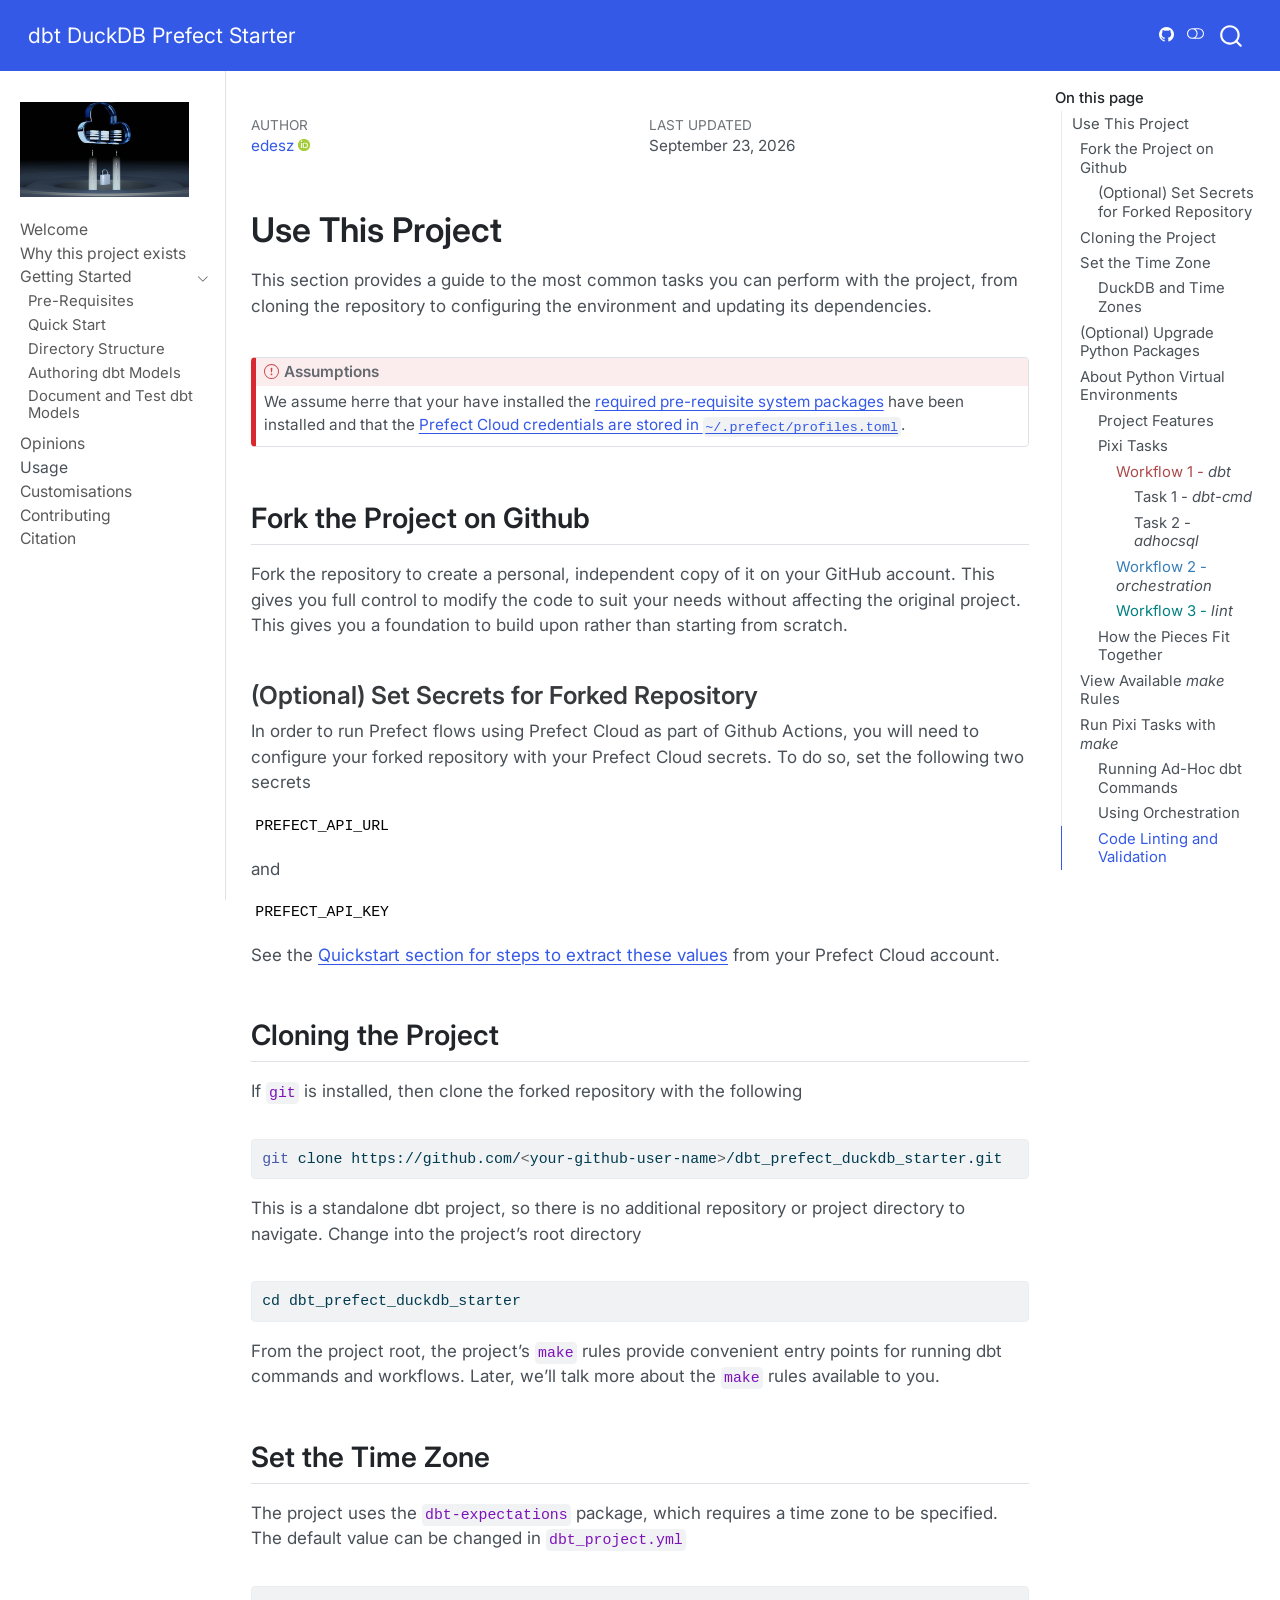
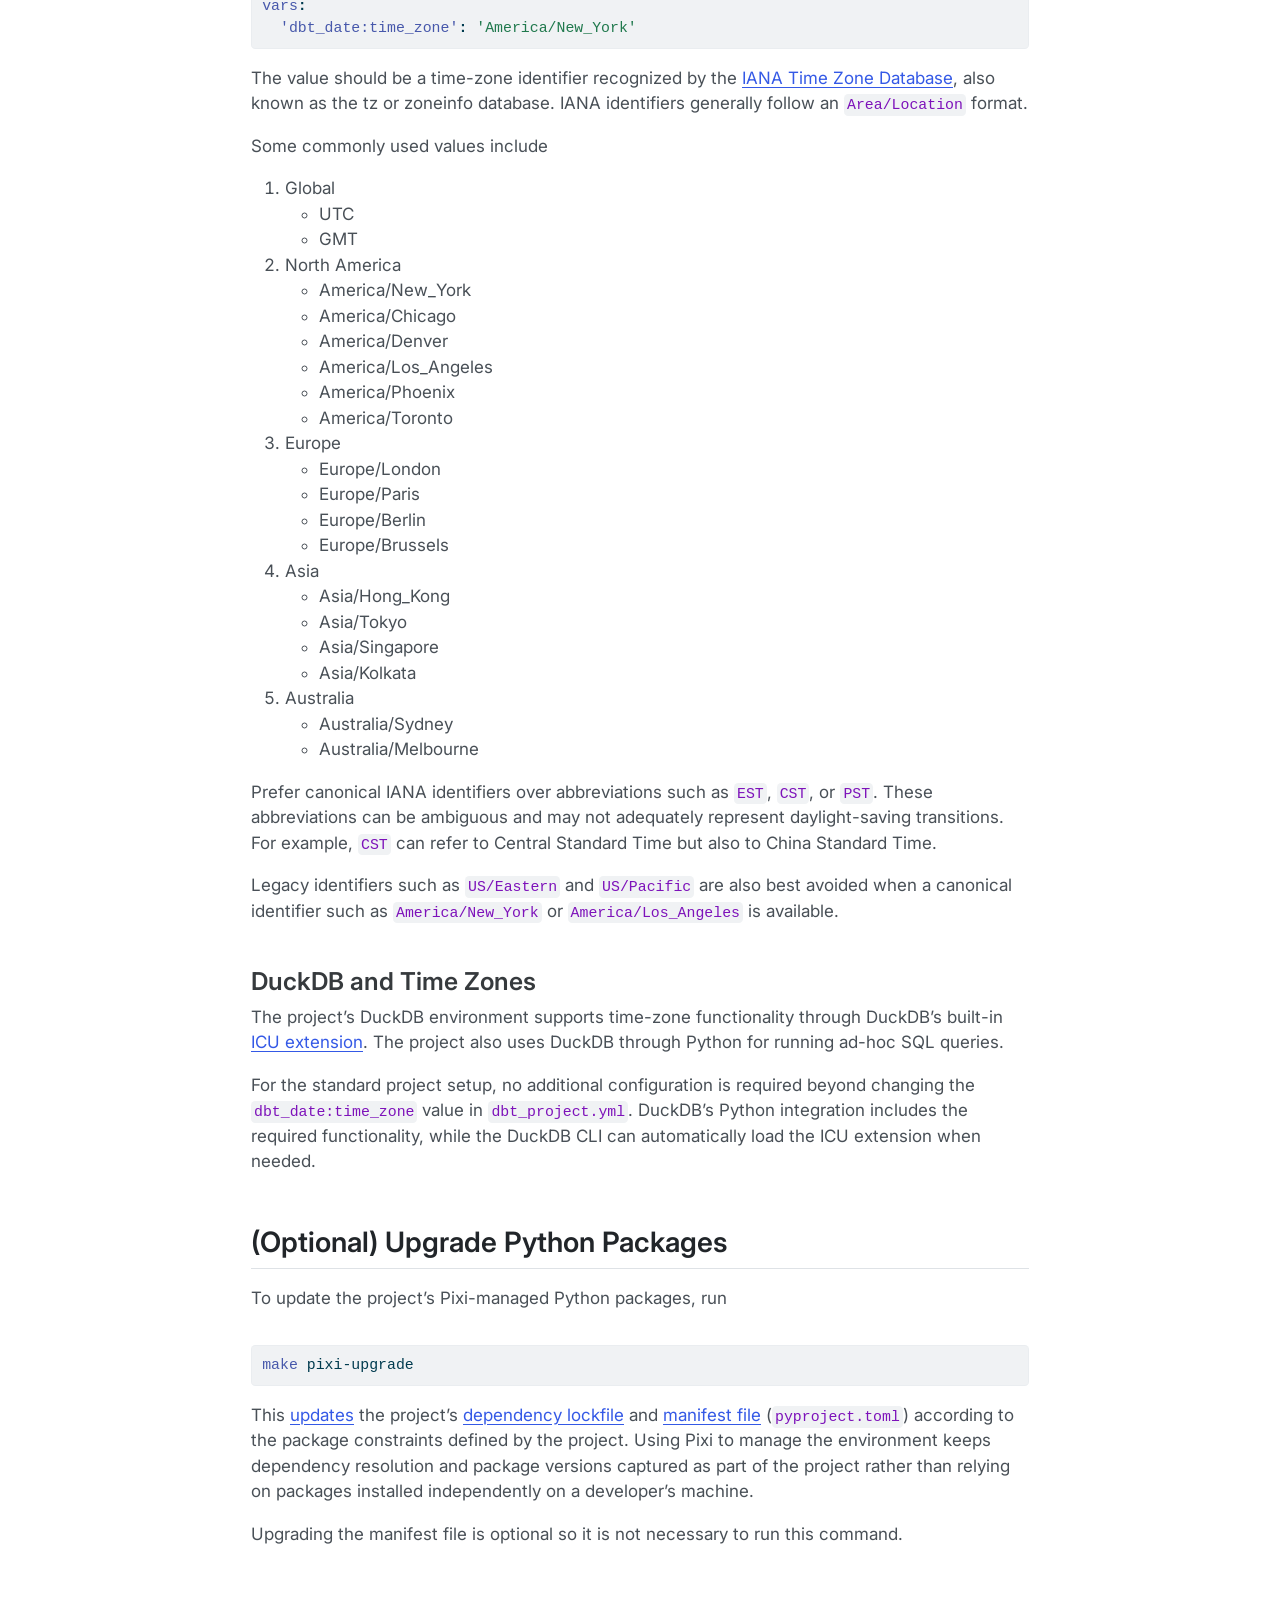
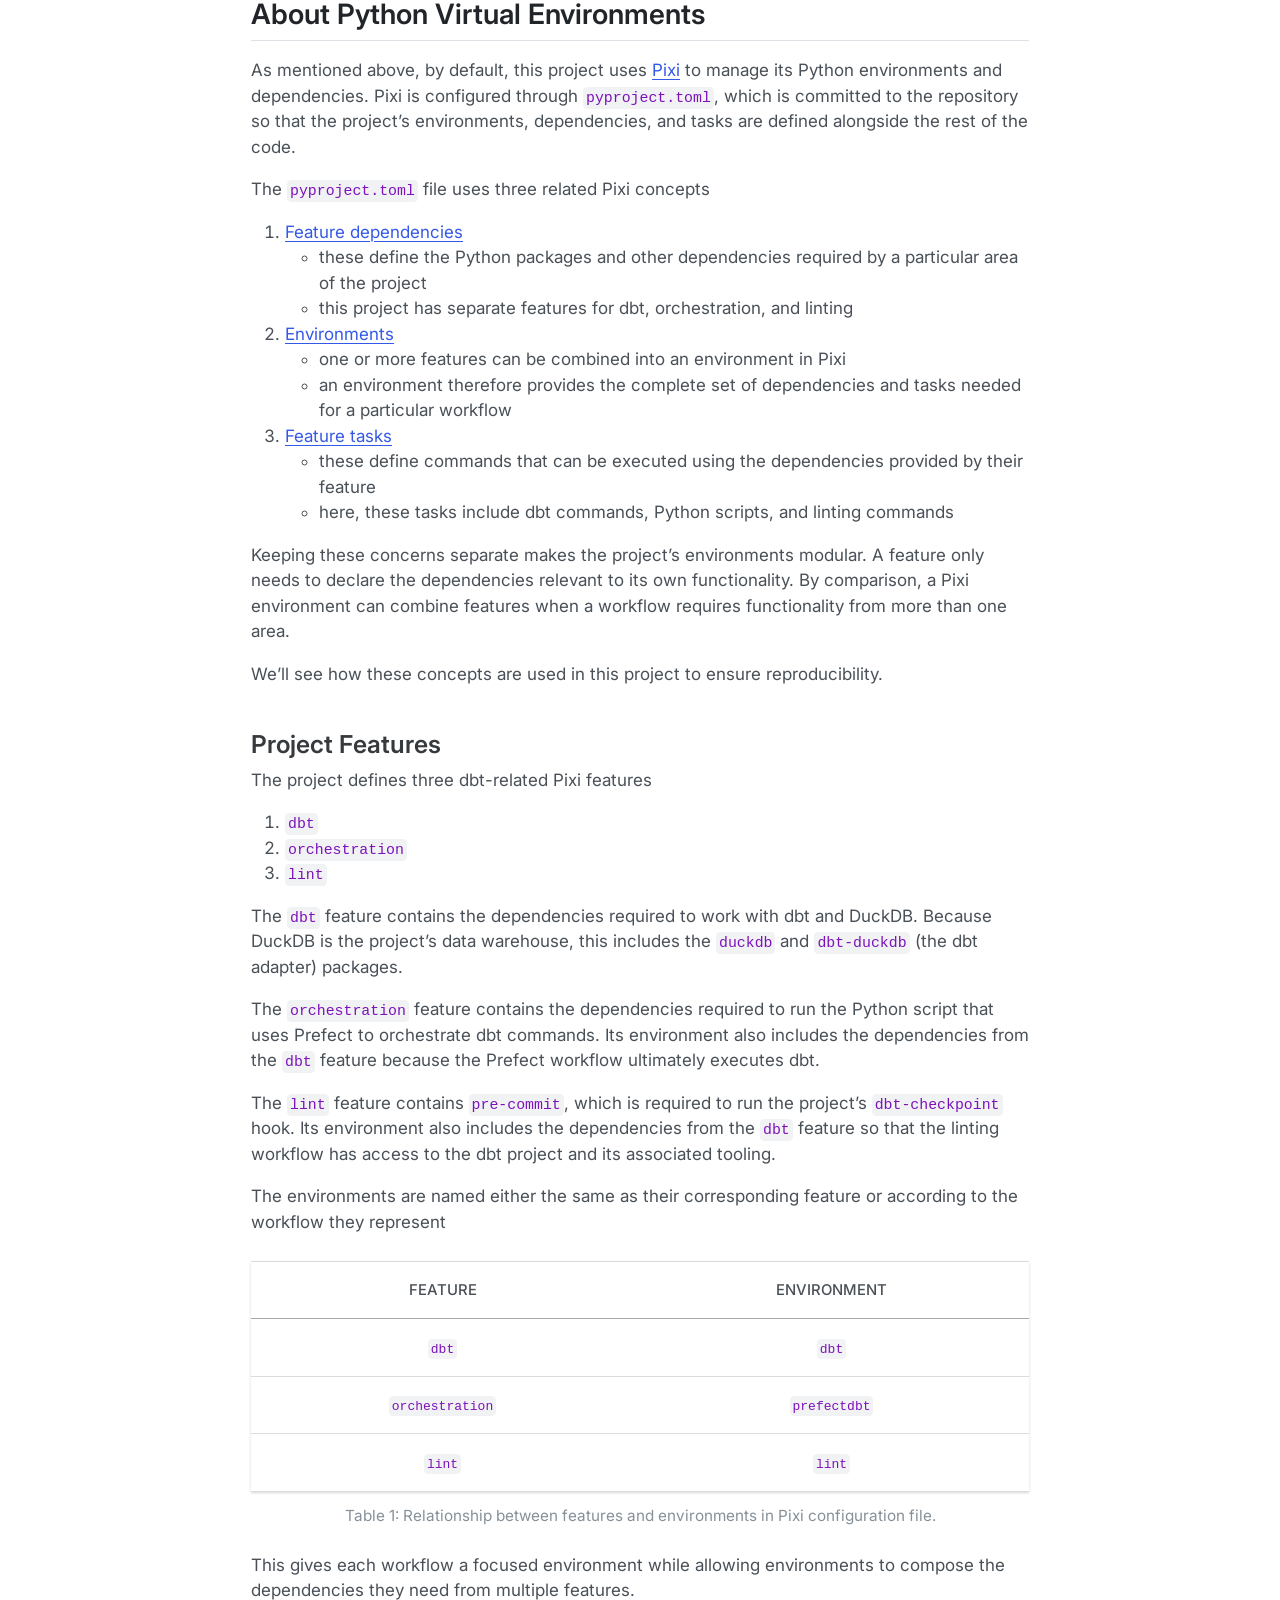
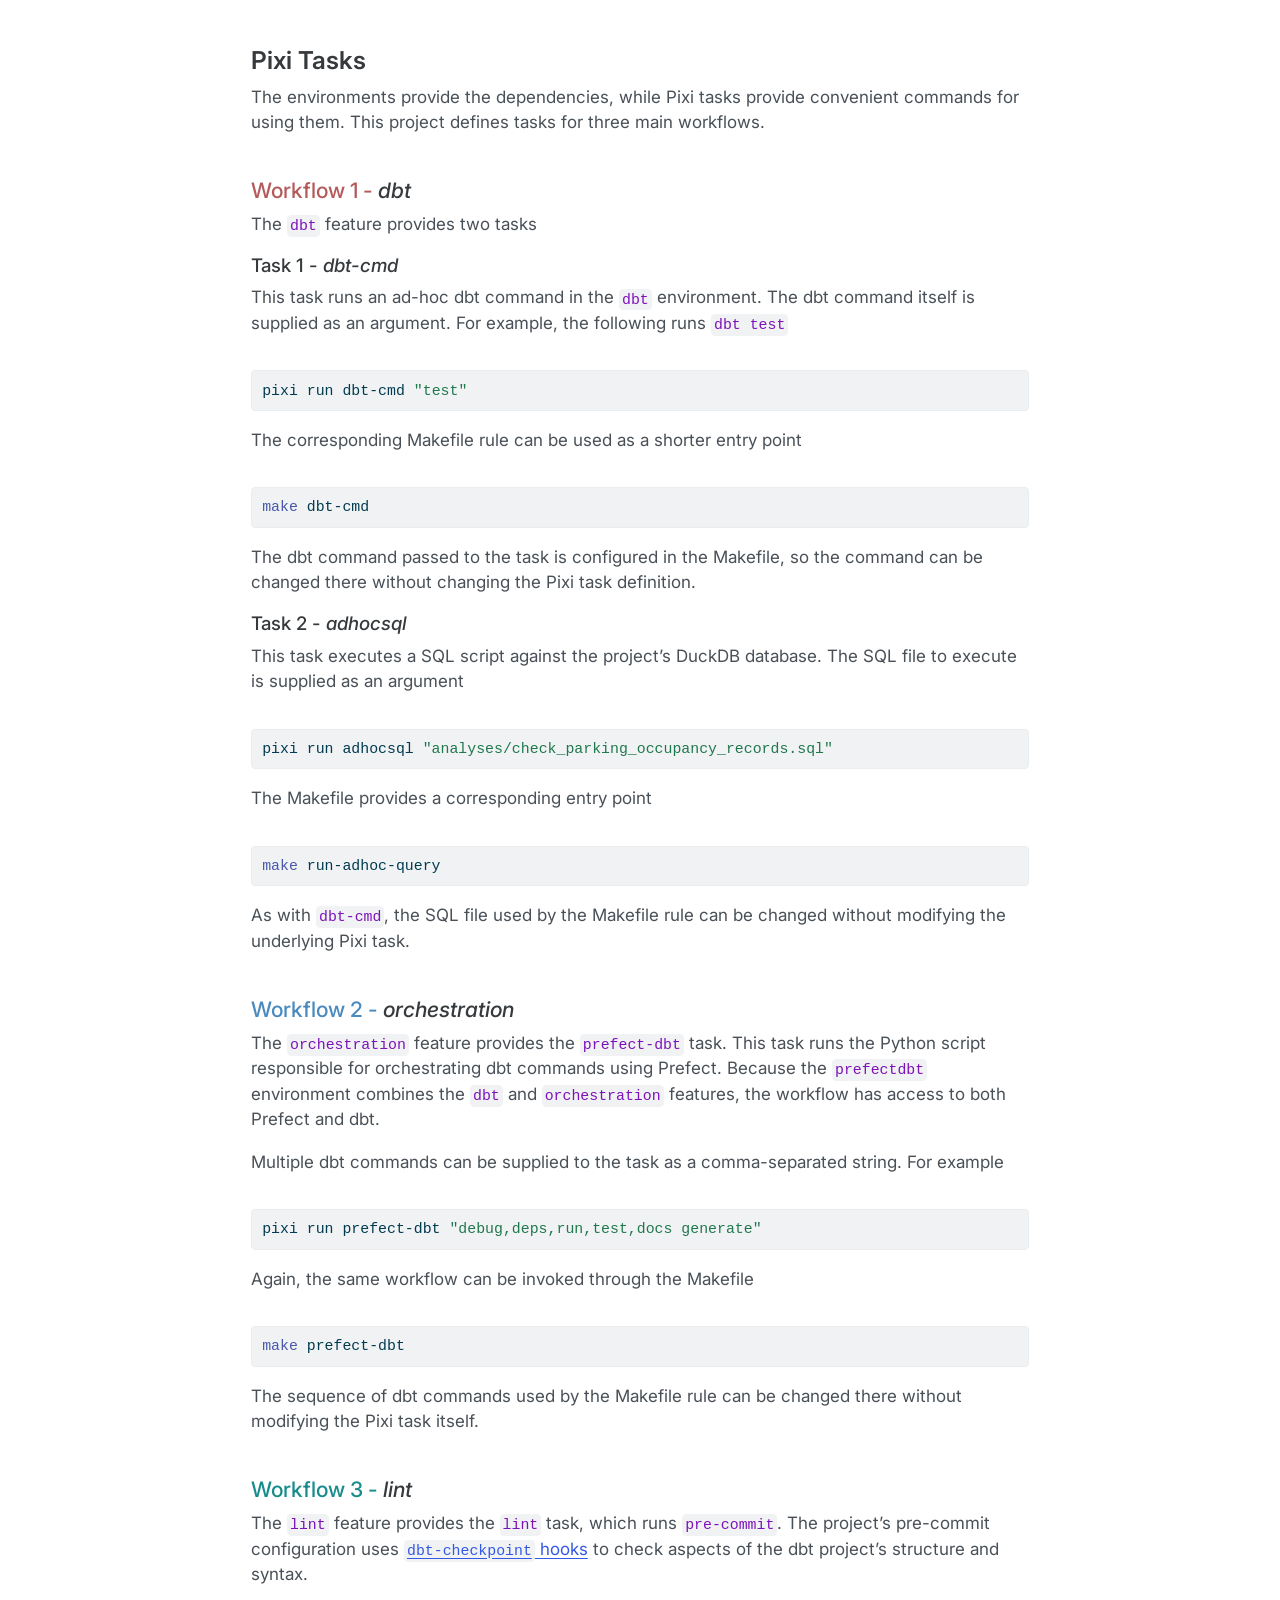
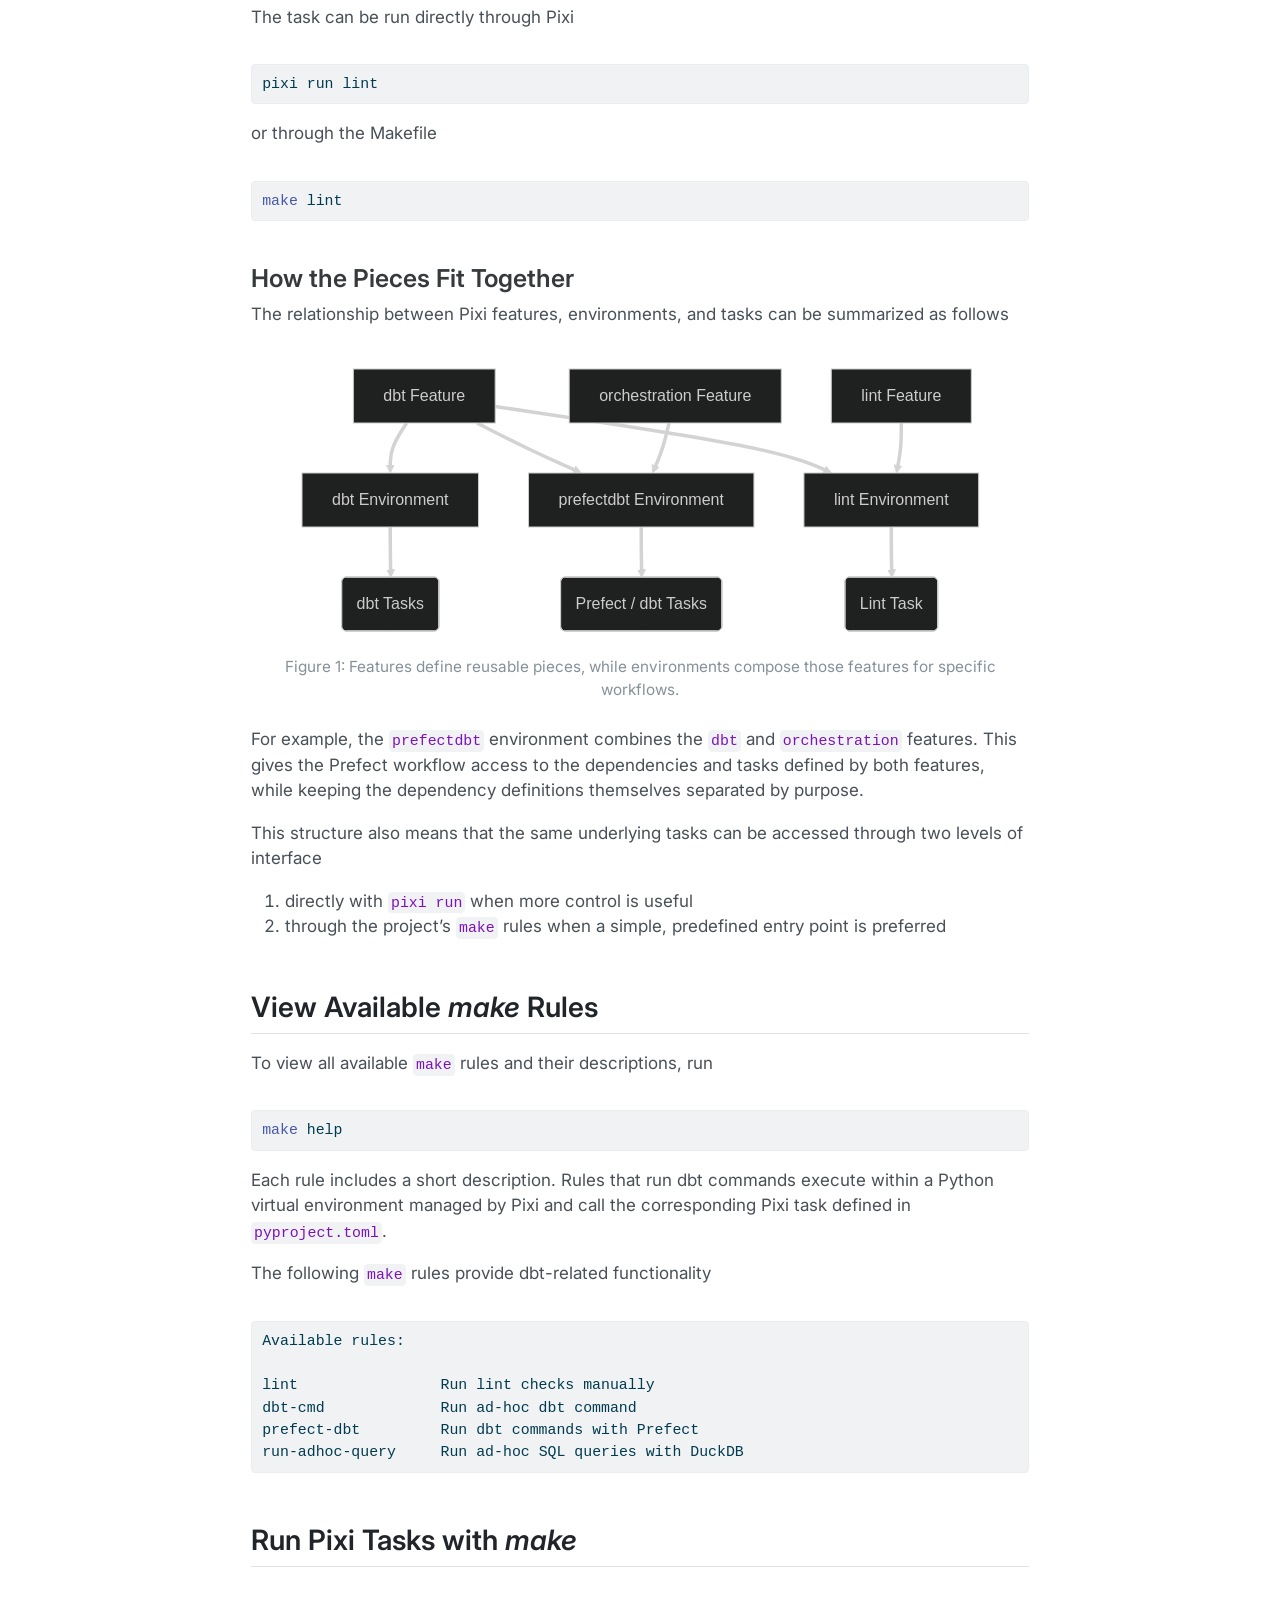
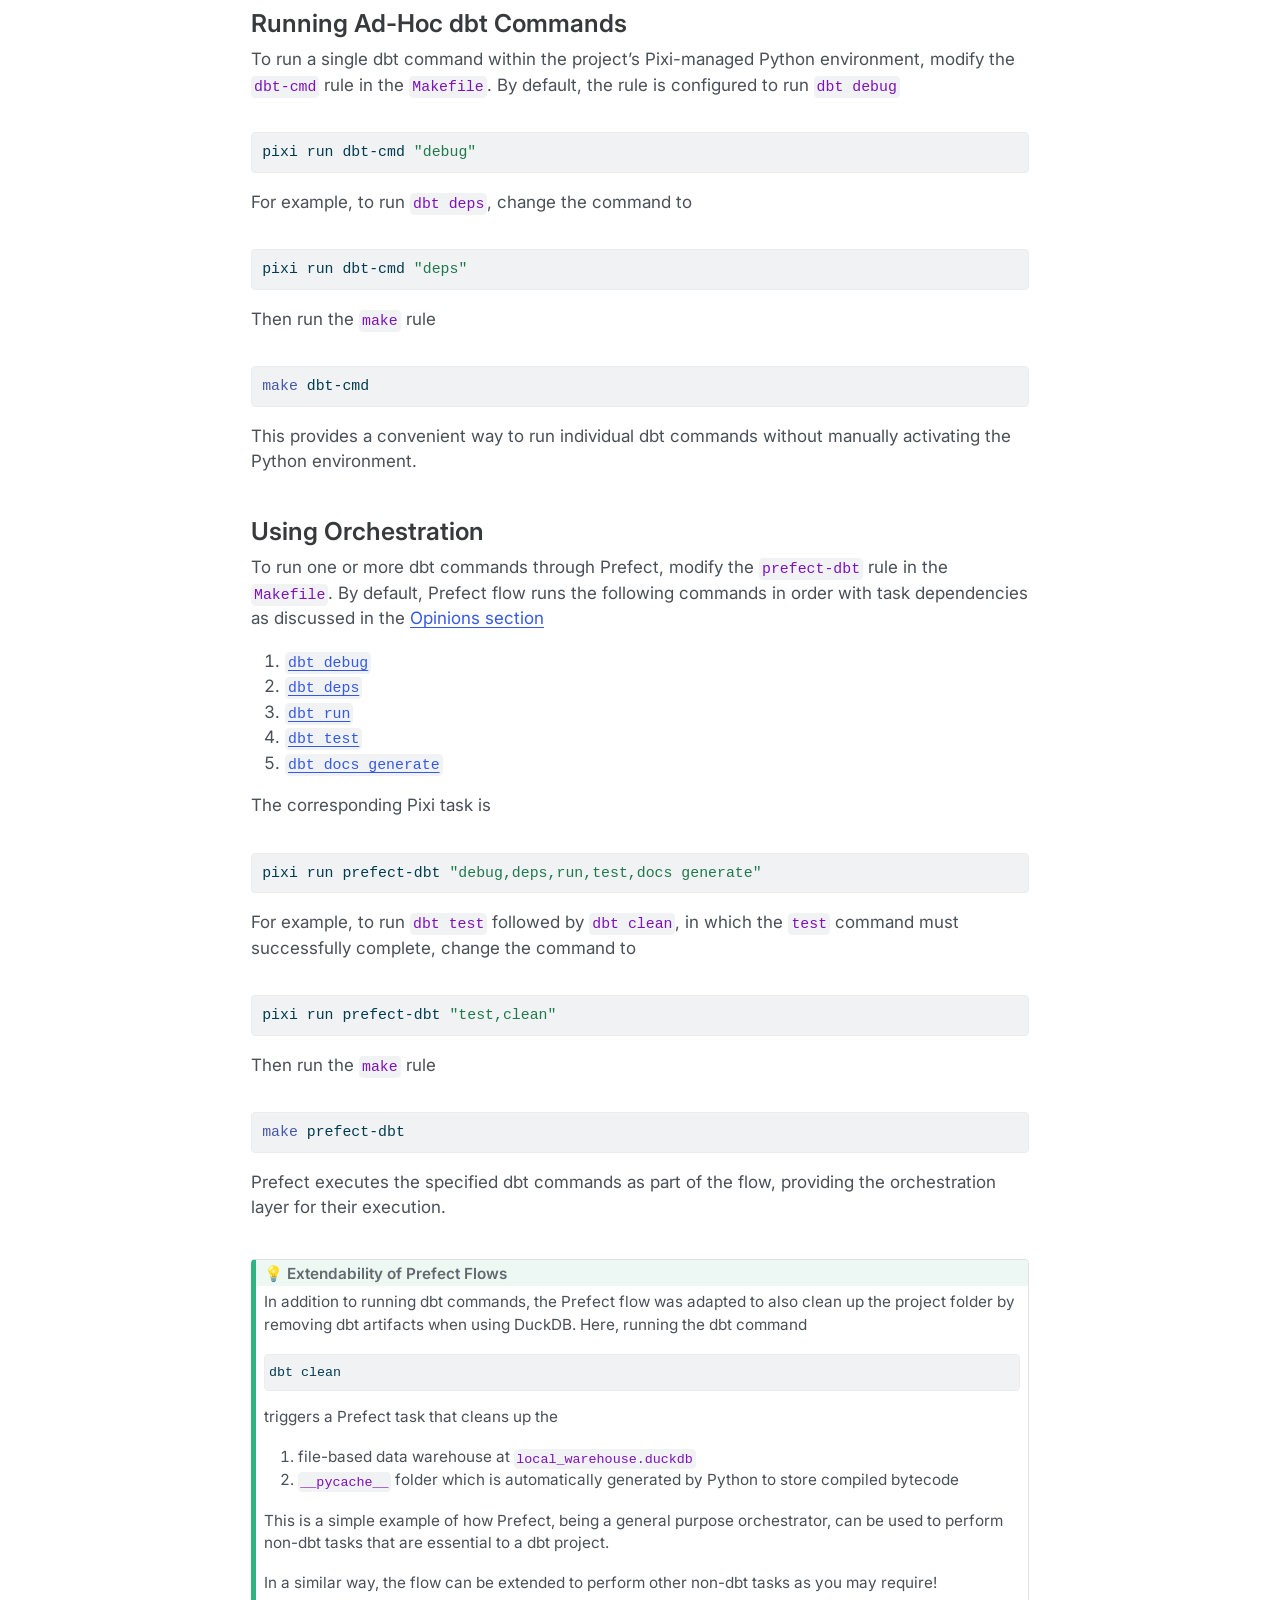
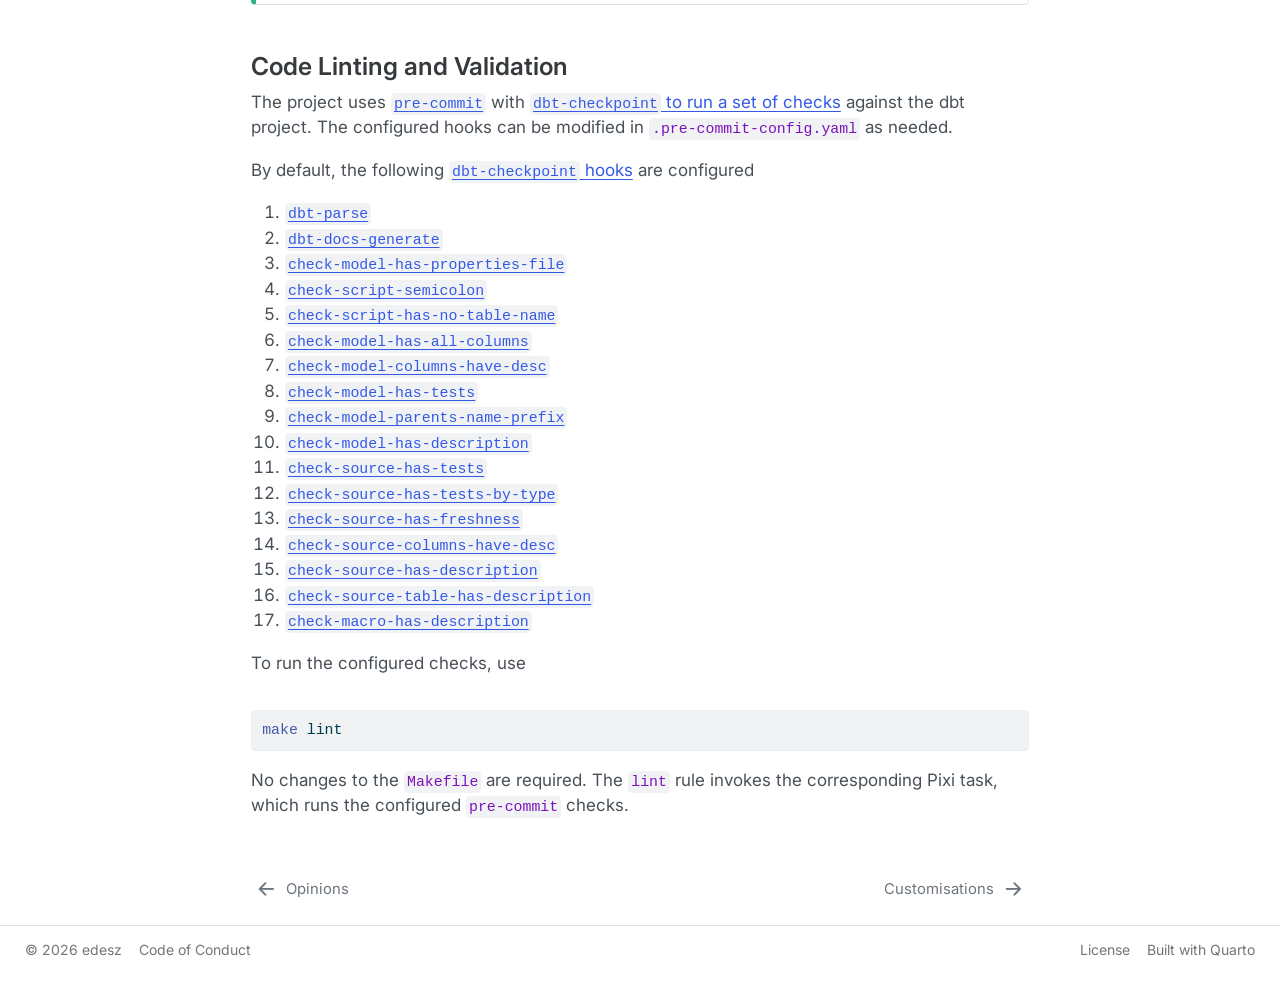
<file: pages/08-usage.html>
<!DOCTYPE html>
<html xmlns="http://www.w3.org/1999/xhtml" lang="en" xml:lang="en"><head>

<meta charset="utf-8">
<meta name="generator" content="quarto-1.10.18">

<meta name="viewport" content="width=device-width, initial-scale=1.0, user-scalable=yes">

<meta name="author" content="edesz">
<meta name="dcterms.date" content="2026-09-23">

<title>usage – Home</title>
<style>
/* Default styles provided by pandoc.
** See https://pandoc.org/MANUAL.html#variables-for-html for config info.
*/
span.smallcaps{font-variant: small-caps;}
div.columns{display: flex; gap: 1.5em;}
div.column{flex: auto;}
@media screen {
div.columns{gap: min(4vw, 1.5em);}
div.column{overflow-x: auto;}
}
div.hanging-indent{margin-left: 1.5em; text-indent: -1.5em;}
ul.task-list{list-style: none;}
ul.task-list li input[type="checkbox"] {
  width: 0.8em;
  margin: 0 0.8em 0.2em -1em; /* quarto-specific, see https://github.com/quarto-dev/quarto-cli/issues/4556 */ 
  vertical-align: middle;
}
/* CSS for syntax highlighting */
html { -webkit-text-size-adjust: 100%; }
pre > code.sourceCode { white-space: pre; position: relative; }
pre > code.sourceCode > span { display: inline-block; line-height: 1.25; }
pre > code.sourceCode > span:empty { height: 1.2em; }
.sourceCode { overflow: visible; }
code.sourceCode > span { color: inherit; text-decoration: inherit; }
div.sourceCode { margin: 1em 0; }
pre.sourceCode { margin: 0; }
@media screen {
div.sourceCode { overflow: auto; }
}
@media print {
pre > code.sourceCode { white-space: pre-wrap; }
pre > code.sourceCode > span { text-indent: -5em; padding-left: 5em; }
}
pre.numberSource code
  { counter-reset: source-line 0; }
pre.numberSource code > span
  { position: relative; left: -4em; counter-increment: source-line; }
pre.numberSource code > span > a:first-child::before
  { content: counter(source-line);
    position: relative; left: -1em; text-align: right; vertical-align: baseline;
    border: none; display: inline-block;
    -webkit-touch-callout: none; -webkit-user-select: none;
    -khtml-user-select: none; -moz-user-select: none;
    -ms-user-select: none; user-select: none;
    padding: 0 4px; width: 4em;
  }
pre.numberSource { margin-left: 3em;  padding-left: 4px; }
div.sourceCode
  {   }
@media screen {
pre > code.sourceCode > span > a:first-child::before { text-decoration: underline; }
}
</style>


<script src="../site_libs/quarto-nav/quarto-nav.js"></script>
<script src="../site_libs/clipboard/clipboard.min.js"></script>
<script src="../site_libs/quarto-search/autocomplete.umd.js"></script>
<script src="../site_libs/quarto-search/fuse.min.js"></script>
<script src="../site_libs/quarto-search/quarto-search.js"></script>
<meta name="quarto:offset" content="../">
<link href="../pages/09-customisations.html" rel="next">
<link href="../pages/07-opinions.html" rel="prev">
<script src="../site_libs/quarto-html/quarto.js" type="module"></script>
<script src="../site_libs/quarto-html/tabsets/tabsets.js" type="module"></script>
<script src="../site_libs/quarto-html/popper.min.js"></script>
<script src="../site_libs/quarto-html/tippy.umd.min.js"></script>
<script src="../site_libs/quarto-html/anchor.min.js"></script>
<link href="../site_libs/quarto-html/tippy.css" rel="stylesheet">
<link href="../site_libs/quarto-html/quarto-syntax-highlighting-64a204ab8560d761af7679ceaba22944.css" rel="stylesheet" class="quarto-color-scheme" id="quarto-text-highlighting-styles">
<link href="../site_libs/quarto-html/quarto-syntax-highlighting-dark-b85bc7c33db8c58e0ec93c3465666fed.css" rel="stylesheet" class="quarto-color-scheme quarto-color-alternate" id="quarto-text-highlighting-styles">
<link href="../site_libs/quarto-html/quarto-syntax-highlighting-64a204ab8560d761af7679ceaba22944.css" rel="stylesheet" class="quarto-color-scheme-extra" id="quarto-text-highlighting-styles">
<script src="../site_libs/bootstrap/bootstrap.min.js"></script>
<link href="../site_libs/bootstrap/bootstrap-icons.css" rel="stylesheet">
<link href="../site_libs/bootstrap/bootstrap-22062396c02206f950f1688f176c8091.min.css" rel="stylesheet" append-hash="true" class="quarto-color-scheme" id="quarto-bootstrap" data-mode="light">
<link href="../site_libs/bootstrap/bootstrap-dark-3c96a0003a5aa01396021df662c99690.min.css" rel="stylesheet" append-hash="true" class="quarto-color-scheme quarto-color-alternate" id="quarto-bootstrap" data-mode="dark">
<link href="../site_libs/bootstrap/bootstrap-22062396c02206f950f1688f176c8091.min.css" rel="stylesheet" append-hash="true" class="quarto-color-scheme-extra" id="quarto-bootstrap" data-mode="light">
<script id="quarto-search-options" type="application/json">{
  "location": "navbar",
  "copy-button": false,
  "collapse-after": 3,
  "panel-placement": "end",
  "type": "overlay",
  "limit": 50,
  "keyboard-shortcut": [
    "f",
    "/",
    "s"
  ],
  "show-item-context": false,
  "language": {
    "search-no-results-text": "No results",
    "search-matching-documents-text": "matching documents",
    "search-copy-link-title": "Copy link to search",
    "search-hide-matches-text": "Hide additional matches",
    "search-more-match-text": "more match in this document",
    "search-more-matches-text": "more matches in this document",
    "search-clear-button-title": "Clear",
    "search-text-placeholder": "",
    "search-detached-cancel-button-title": "Cancel",
    "search-submit-button-title": "Submit",
    "search-label": "Search"
  }
}</script>
<style>html{ scroll-behavior: smooth; }</style>
<meta name="mermaid-theme" content="dark">
<script src="../site_libs/quarto-diagram/mermaid.min.js"></script>
<script src="../site_libs/quarto-diagram/mermaid-init.js"></script>
<link href="../site_libs/quarto-diagram/mermaid.css" rel="stylesheet">


<meta property="og:title" content="Home">
<meta property="og:description" content="">
<meta property="og:image" content="https://edesz.github.io/dbt-prefect-starter-docs/pages/[data-uri]">
<meta property="og:site_name" content="Home">
<meta property="og:image:alt" content="">
</head>

<body class="nav-sidebar docked nav-fixed quarto-light"><script id="quarto-html-before-body" type="application/javascript">
    const toggleBodyColorMode = (bsSheetEl) => {
      const mode = bsSheetEl.getAttribute("data-mode");
      const bodyEl = window.document.querySelector("body");
      if (mode === "dark") {
        bodyEl.classList.add("quarto-dark");
        bodyEl.classList.remove("quarto-light");
      } else {
        bodyEl.classList.add("quarto-light");
        bodyEl.classList.remove("quarto-dark");
      }
    }
    const toggleBodyColorPrimary = () => {
      const bsSheetEl = window.document.querySelector("link#quarto-bootstrap:not([rel=disabled-stylesheet])");
      if (bsSheetEl) {
        toggleBodyColorMode(bsSheetEl);
      }
    }
    const setColorSchemeToggle = (alternate) => {
      const toggles = window.document.querySelectorAll('.quarto-color-scheme-toggle');
      for (let i=0; i < toggles.length; i++) {
        const toggle = toggles[i];
        if (toggle) {
          if (alternate) {
            toggle.classList.add("alternate");
          } else {
            toggle.classList.remove("alternate");
          }
        }
      }
    };
    const toggleColorMode = (alternate) => {
      // Switch the stylesheets
      const primaryStylesheets = window.document.querySelectorAll('link.quarto-color-scheme:not(.quarto-color-alternate)');
      const alternateStylesheets = window.document.querySelectorAll('link.quarto-color-scheme.quarto-color-alternate');
      manageTransitions('#quarto-margin-sidebar .nav-link', false);
      if (alternate) {
        // note: dark is layered on light, we don't disable primary!
        enableStylesheet(alternateStylesheets);
        for (const sheetNode of alternateStylesheets) {
          if (sheetNode.id === "quarto-bootstrap") {
            toggleBodyColorMode(sheetNode);
          }
        }
      } else {
        disableStylesheet(alternateStylesheets);
        enableStylesheet(primaryStylesheets)
        toggleBodyColorPrimary();
      }
      manageTransitions('#quarto-margin-sidebar .nav-link', true);
      // Switch the toggles
      setColorSchemeToggle(alternate)
      // Hack to workaround the fact that safari doesn't
      // properly recolor the scrollbar when toggling (#1455)
      if (navigator.userAgent.indexOf('Safari') > 0 && navigator.userAgent.indexOf('Chrome') == -1) {
        manageTransitions("body", false);
        window.scrollTo(0, 1);
        setTimeout(() => {
          window.scrollTo(0, 0);
          manageTransitions("body", true);
        }, 40);
      }
    }
    const disableStylesheet = (stylesheets) => {
      for (let i=0; i < stylesheets.length; i++) {
        const stylesheet = stylesheets[i];
        stylesheet.rel = 'disabled-stylesheet';
      }
    }
    const enableStylesheet = (stylesheets) => {
      for (let i=0; i < stylesheets.length; i++) {
        const stylesheet = stylesheets[i];
        if(stylesheet.rel !== 'stylesheet') { // for Chrome, which will still FOUC without this check
          stylesheet.rel = 'stylesheet';
        }
      }
    }
    const manageTransitions = (selector, allowTransitions) => {
      const els = window.document.querySelectorAll(selector);
      for (let i=0; i < els.length; i++) {
        const el = els[i];
        if (allowTransitions) {
          el.classList.remove('notransition');
        } else {
          el.classList.add('notransition');
        }
      }
    }
    const isFileUrl = () => {
      return window.location.protocol === 'file:';
    }
    const hasAlternateSentinel = () => {
      let styleSentinel = getColorSchemeSentinel();
      if (styleSentinel !== null) {
        return styleSentinel === "alternate";
      } else {
        return false;
      }
    }
    const setStyleSentinel = (alternate) => {
      const value = alternate ? "alternate" : "default";
      if (!isFileUrl()) {
        window.localStorage.setItem("quarto-color-scheme", value);
      } else {
        localAlternateSentinel = value;
      }
    }
    const getColorSchemeSentinel = () => {
      if (!isFileUrl()) {
        const storageValue = window.localStorage.getItem("quarto-color-scheme");
        return storageValue != null ? storageValue : localAlternateSentinel;
      } else {
        return localAlternateSentinel;
      }
    }
    const toggleGiscusIfUsed = (isAlternate, darkModeDefault) => {
      const baseTheme = document.querySelector('#giscus-base-theme')?.value ?? 'light';
      const alternateTheme = document.querySelector('#giscus-alt-theme')?.value ?? 'dark';
      let newTheme = '';
      if(authorPrefersDark) {
        newTheme = isAlternate ? baseTheme : alternateTheme;
      } else {
        newTheme = isAlternate ? alternateTheme : baseTheme;
      }
      const changeGiscusTheme = () => {
        // From: https://github.com/giscus/giscus/issues/336
        const sendMessage = (message) => {
          const iframe = document.querySelector('iframe.giscus-frame');
          if (!iframe) return;
          iframe.contentWindow.postMessage({ giscus: message }, 'https://giscus.app');
        }
        sendMessage({
          setConfig: {
            theme: newTheme
          }
        });
      }
      const isGiscussLoaded = window.document.querySelector('iframe.giscus-frame') !== null;
      if (isGiscussLoaded) {
        changeGiscusTheme();
      }
    };
    const authorPrefersDark = false;
    const darkModeDefault = authorPrefersDark;
      document.querySelector('link#quarto-text-highlighting-styles.quarto-color-scheme-extra').rel = 'disabled-stylesheet';
      document.querySelector('link#quarto-bootstrap.quarto-color-scheme-extra').rel = 'disabled-stylesheet';
    let localAlternateSentinel = darkModeDefault ? 'alternate' : 'default';
    // Dark / light mode switch
    window.quartoToggleColorScheme = () => {
      // Read the current dark / light value
      let toAlternate = !hasAlternateSentinel();
      toggleColorMode(toAlternate);
      setStyleSentinel(toAlternate);
      toggleGiscusIfUsed(toAlternate, darkModeDefault);
      window.dispatchEvent(new Event('resize'));
    };
    // Switch to dark mode if need be
    if (hasAlternateSentinel()) {
      toggleColorMode(true);
    } else {
      toggleColorMode(false);
    }
  </script>

<div id="quarto-search-results"></div>
  <header id="quarto-header" class="headroom fixed-top">
    <nav class="navbar navbar-expand-lg " data-bs-theme="dark">
      <div class="navbar-container container-fluid">
      <div class="navbar-brand-container mx-auto">
    <a class="navbar-brand" href="../index.html">
    <span class="navbar-title">dbt DuckDB Prefect Starter</span>
    </a>
  </div>
        <div class="quarto-navbar-tools tools-end">
    <a href="https://github.com/edesz/dbt_prefect_duckdb_starter" title="" class="quarto-navigation-tool px-1" aria-label="" target="_blank"><i class="bi bi-github"></i></a>
  <a href="" class="quarto-color-scheme-toggle quarto-navigation-tool  px-1" onclick="window.quartoToggleColorScheme(); return false;" title="Toggle dark mode"><i class="bi"></i></a>
</div>
          <div id="quarto-search" class="" title="Search"></div>
      </div> <!-- /container-fluid -->
    </nav>
  <nav class="quarto-secondary-nav">
    <div class="container-fluid d-flex">
      <button type="button" class="quarto-btn-toggle btn" data-bs-toggle="collapse" role="button" data-bs-target=".quarto-sidebar-collapse-item" aria-controls="quarto-sidebar" aria-expanded="false" aria-label="Toggle sidebar navigation" onclick="if (window.quartoToggleHeadroom) { window.quartoToggleHeadroom(); }">
        <i class="bi bi-layout-text-sidebar-reverse"></i>
      </button>
        <nav class="quarto-page-breadcrumbs" aria-label="breadcrumb"><ol class="breadcrumb"><li class="breadcrumb-item"><a href="../pages/08-usage.html">Usage</a></li></ol></nav>
        <a class="flex-grow-1" role="navigation" data-bs-toggle="collapse" data-bs-target=".quarto-sidebar-collapse-item" aria-controls="quarto-sidebar" aria-expanded="false" aria-label="Toggle sidebar navigation" onclick="if (window.quartoToggleHeadroom) { window.quartoToggleHeadroom(); }">      
        </a>
    </div>
  </nav>
</header>
<!-- content -->
<div id="quarto-content" class="quarto-container page-columns page-rows-contents page-layout-article page-navbar">
<!-- sidebar -->
  <nav id="quarto-sidebar" class="sidebar collapse collapse-horizontal quarto-sidebar-collapse-item sidebar-navigation docked overflow-auto">
    <div class="pt-lg-2 mt-2 text-left sidebar-header sidebar-header-stacked">
      <a href="../index.html" class="sidebar-logo-link">
      <img src="../pages/images/growtika-8zB4P0eafrs-unsplash.jpg" alt="dbt Starter Image" class="sidebar-logo light-content py-0 d-lg-inline d-none">
      <img src="../pages/images/growtika-8zB4P0eafrs-unsplash.jpg" alt="dbt Starter Image" class="sidebar-logo dark-content py-0 d-lg-inline d-none">
      </a>
      </div>
    <div class="sidebar-menu-container"> 
    <ul class="list-unstyled mt-1">
        <li class="sidebar-item">
  <div class="sidebar-item-container"> 
  <a href="../index.html" class="sidebar-item-text sidebar-link">
 <span class="menu-text">Welcome</span></a>
  </div>
</li>
        <li class="sidebar-item">
  <div class="sidebar-item-container"> 
  <a href="../pages/06-motivation.html" class="sidebar-item-text sidebar-link">
 <span class="menu-text">Why this project exists</span></a>
  </div>
</li>
        <li class="sidebar-item sidebar-item-section">
      <div class="sidebar-item-container"> 
            <a class="sidebar-item-text sidebar-link text-start" data-bs-toggle="collapse" data-bs-target="#quarto-sidebar-section-1" role="navigation" aria-expanded="true">
 <span class="menu-text">Getting Started</span></a>
          <a class="sidebar-item-toggle text-start" data-bs-toggle="collapse" data-bs-target="#quarto-sidebar-section-1" role="navigation" aria-expanded="true" aria-label="Toggle section">
            <i class="bi bi-chevron-right ms-2"></i>
          </a> 
      </div>
      <ul id="quarto-sidebar-section-1" class="collapse list-unstyled sidebar-section depth1 show">  
          <li class="sidebar-item">
  <div class="sidebar-item-container"> 
  <a href="../pages/01-pre-requisites.html" class="sidebar-item-text sidebar-link">
 <span class="menu-text">Pre-Requisites</span></a>
  </div>
</li>
          <li class="sidebar-item">
  <div class="sidebar-item-container"> 
  <a href="../pages/02-quickstart.html" class="sidebar-item-text sidebar-link">
 <span class="menu-text">Quick Start</span></a>
  </div>
</li>
          <li class="sidebar-item">
  <div class="sidebar-item-container"> 
  <a href="../pages/03-directory-structure.html" class="sidebar-item-text sidebar-link">
 <span class="menu-text">Directory Structure</span></a>
  </div>
</li>
          <li class="sidebar-item">
  <div class="sidebar-item-container"> 
  <a href="../pages/04-authoring-dbt-models.html" class="sidebar-item-text sidebar-link">
 <span class="menu-text">Authoring dbt Models</span></a>
  </div>
</li>
          <li class="sidebar-item">
  <div class="sidebar-item-container"> 
  <a href="../pages/05-document-and-test-models.html" class="sidebar-item-text sidebar-link">
 <span class="menu-text">Document and Test dbt Models</span></a>
  </div>
</li>
      </ul>
  </li>
        <li class="sidebar-item">
  <div class="sidebar-item-container"> 
  <a href="../pages/07-opinions.html" class="sidebar-item-text sidebar-link">
 <span class="menu-text">Opinions</span></a>
  </div>
</li>
        <li class="sidebar-item">
  <div class="sidebar-item-container"> 
  <a href="../pages/08-usage.html" class="sidebar-item-text sidebar-link active">
 <span class="menu-text">Usage</span></a>
  </div>
</li>
        <li class="sidebar-item">
  <div class="sidebar-item-container"> 
  <a href="../pages/09-customisations.html" class="sidebar-item-text sidebar-link">
 <span class="menu-text">Customisations</span></a>
  </div>
</li>
        <li class="sidebar-item">
  <div class="sidebar-item-container"> 
  <a href="../pages/10-contributing.html" class="sidebar-item-text sidebar-link">
 <span class="menu-text">Contributing</span></a>
  </div>
</li>
        <li class="sidebar-item">
  <div class="sidebar-item-container"> 
  <a href="../pages/11-citation.html" class="sidebar-item-text sidebar-link">
 <span class="menu-text">Citation</span></a>
  </div>
</li>
    </ul>
    </div>
</nav>
<div id="quarto-sidebar-glass" class="quarto-sidebar-collapse-item" data-bs-toggle="collapse" data-bs-target=".quarto-sidebar-collapse-item"></div>
<!-- margin-sidebar -->
    <div id="quarto-margin-sidebar" class="sidebar margin-sidebar">
        <nav id="TOC" role="doc-toc" class="toc-active" data-toc-expanded="99">
    <h2 id="toc-title">On this page</h2>
   
  <ul>
  <li><a href="#use-this-project" id="toc-use-this-project" class="nav-link active" data-scroll-target="#use-this-project">Use This Project</a>
  <ul>
  <li><a href="#fork-the-project-on-github" id="toc-fork-the-project-on-github" class="nav-link" data-scroll-target="#fork-the-project-on-github">Fork the Project on Github</a>
  <ul>
  <li><a href="#optional-set-secrets-for-forked-repository" id="toc-optional-set-secrets-for-forked-repository" class="nav-link" data-scroll-target="#optional-set-secrets-for-forked-repository">(Optional) Set Secrets for Forked Repository</a></li>
  </ul></li>
  <li><a href="#cloning-the-project" id="toc-cloning-the-project" class="nav-link" data-scroll-target="#cloning-the-project">Cloning the Project</a></li>
  <li><a href="#set-the-time-zone" id="toc-set-the-time-zone" class="nav-link" data-scroll-target="#set-the-time-zone">Set the Time Zone</a>
  <ul>
  <li><a href="#duckdb-and-time-zones" id="toc-duckdb-and-time-zones" class="nav-link" data-scroll-target="#duckdb-and-time-zones">DuckDB and Time Zones</a></li>
  </ul></li>
  <li><a href="#optional-upgrade-python-packages" id="toc-optional-upgrade-python-packages" class="nav-link" data-scroll-target="#optional-upgrade-python-packages">(Optional) Upgrade Python Packages</a></li>
  <li><a href="#about-python-virtual-envs" id="toc-about-python-virtual-envs" class="nav-link" data-scroll-target="#about-python-virtual-envs">About Python Virtual Environments</a>
  <ul>
  <li><a href="#project-features" id="toc-project-features" class="nav-link" data-scroll-target="#project-features">Project Features</a></li>
  <li><a href="#pixi-tasks" id="toc-pixi-tasks" class="nav-link" data-scroll-target="#pixi-tasks">Pixi Tasks</a>
  <ul class="collapse">
  <li><a href="#workflow-1---dbt" id="toc-workflow-1---dbt" class="nav-link" data-scroll-target="#workflow-1---dbt"><font color="#ad494a">Workflow 1 -</font> <em>dbt</em></a>
  <ul class="collapse">
  <li><a href="#task-1---dbt-cmd" id="toc-task-1---dbt-cmd" class="nav-link" data-scroll-target="#task-1---dbt-cmd">Task 1 - <em>dbt-cmd</em></a></li>
  <li><a href="#task-2---adhocsql" id="toc-task-2---adhocsql" class="nav-link" data-scroll-target="#task-2---adhocsql">Task 2 - <em>adhocsql</em></a></li>
  </ul></li>
  <li><a href="#workflow-2---orchestration" id="toc-workflow-2---orchestration" class="nav-link" data-scroll-target="#workflow-2---orchestration"><font color="#377eb8">Workflow 2 -</font> <em>orchestration</em></a></li>
  <li><a href="#workflow-3---lint" id="toc-workflow-3---lint" class="nav-link" data-scroll-target="#workflow-3---lint"><font color="teal">Workflow 3 -</font> <em>lint</em></a></li>
  </ul></li>
  <li><a href="#how-the-pieces-fit-together" id="toc-how-the-pieces-fit-together" class="nav-link" data-scroll-target="#how-the-pieces-fit-together">How the Pieces Fit Together</a></li>
  </ul></li>
  <li><a href="#view-available-make-rules" id="toc-view-available-make-rules" class="nav-link" data-scroll-target="#view-available-make-rules">View Available <em>make</em> Rules</a></li>
  <li><a href="#running-pixi-tasks-with-make" id="toc-running-pixi-tasks-with-make" class="nav-link" data-scroll-target="#running-pixi-tasks-with-make">Run Pixi Tasks with <em>make</em></a>
  <ul>
  <li><a href="#running-ad-hoc-dbt-commands" id="toc-running-ad-hoc-dbt-commands" class="nav-link" data-scroll-target="#running-ad-hoc-dbt-commands">Running Ad-Hoc dbt Commands</a></li>
  <li><a href="#using-orchestration" id="toc-using-orchestration" class="nav-link" data-scroll-target="#using-orchestration">Using Orchestration</a></li>
  <li><a href="#code-linting-and-validation" id="toc-code-linting-and-validation" class="nav-link" data-scroll-target="#code-linting-and-validation">Code Linting and Validation</a></li>
  </ul></li>
  </ul></li>
  </ul>
</nav>
    </div>
<!-- main -->
<main class="content page-columns page-full" id="quarto-document-content">


<header id="title-block-header" class="quarto-title-block default">
<div class="quarto-title">
</div>



<div class="quarto-title-meta">

    <div>
    <div class="quarto-title-meta-heading">Author</div>
    <div class="quarto-title-meta-contents">
             <p><a href="https://github.com/edesz">edesz</a> <a href="https://orcid.org/0000-0001-9039-5496" class="quarto-title-author-orcid" aria-label="ORCID profile for edesz"> <img alt="" src="[data-uri]"></a></p>
          </div>
  </div>
    
    <div>
    <div class="quarto-title-meta-heading">Last Updated</div>
    <div class="quarto-title-meta-contents">
      <p class="date">September 23, 2026</p>
    </div>
  </div>
  
    
  </div>
  


</header>


<h1 id="use-this-project">Use This Project</h1>
<p>This section provides a guide to the most common tasks you can perform with the project, from cloning the repository to configuring the environment and updating its dependencies.</p>
<div class="callout callout-style-default callout-important callout-titled">
<div class="callout-header d-flex align-content-center">
<div class="callout-icon-container">
<i class="callout-icon"></i>
</div>
<div class="callout-title-container flex-fill">
<span class="screen-reader-only">Important</span>Assumptions
</div>
</div>
<div class="callout-body-container callout-body">
<p>We assume herre that your have installed the <a href="../pages/02-quickstart.html#pre-requisites">required pre-requisite system packages</a> have been installed and that the <a href="../pages/02-quickstart.html#prefect-cloud-connection-details">Prefect Cloud credentials are stored in <code>~/.prefect/profiles.toml</code></a>.</p>
</div>
</div>
<h2 id="fork-the-project-on-github" class="anchored">Fork the Project on Github</h2>
<p>Fork the repository to create a personal, independent copy of it on your GitHub account. This gives you full control to modify the code to suit your needs without affecting the original project. This gives you a foundation to build upon rather than starting from scratch.</p>
<h3 id="optional-set-secrets-for-forked-repository" class="anchored">(Optional) Set Secrets for Forked Repository</h3>
<p>In order to run Prefect flows using Prefect Cloud as part of Github Actions, you will need to configure your forked repository with your Prefect Cloud secrets. To do so, set the following two secrets</p>
<pre class="text"><code>PREFECT_API_URL</code></pre>
<p>and</p>
<pre class="text"><code>PREFECT_API_KEY</code></pre>
<p>See the <a href="../pages/02-quickstart.html#get-prefect-cloud-connection-details">Quickstart section for steps to extract these values</a> from your Prefect Cloud account.</p>
<h2 id="cloning-the-project" class="anchored">Cloning the Project</h2>
<p>If <code>git</code> is installed, then clone the forked repository with the following</p>
<div class="code-copy-outer-scaffold"><div class="sourceCode" id="cb3"><pre class="sourceCode bash code-with-copy"><code class="sourceCode bash"><span id="cb3-1"><a href="#cb3-1" aria-hidden="true" tabindex="-1"></a><span class="fu">git</span> clone https://github.com/<span class="op">&lt;</span>your-github-user-name<span class="op">&gt;</span>/dbt_prefect_duckdb_starter.git</span></code></pre></div><button title="Copy to Clipboard" class="code-copy-button"><i class="bi"></i></button></div>
<p>This is a standalone dbt project, so there is no additional repository or project directory to navigate. Change into the project’s root directory</p>
<div class="code-copy-outer-scaffold"><div class="sourceCode" id="cb4"><pre class="sourceCode bash code-with-copy"><code class="sourceCode bash"><span id="cb4-1"><a href="#cb4-1" aria-hidden="true" tabindex="-1"></a><span class="bu">cd</span> dbt_prefect_duckdb_starter</span></code></pre></div><button title="Copy to Clipboard" class="code-copy-button"><i class="bi"></i></button></div>
<p>From the project root, the project’s <code>make</code> rules provide convenient entry points for running dbt commands and workflows. Later, we’ll talk more about the <code>make</code> rules available to you.</p>
<h2 id="set-the-time-zone" class="anchored">Set the Time Zone</h2>
<p>The project uses the <code>dbt-expectations</code> package, which requires a time zone to be specified. The default value can be changed in <code>dbt_project.yml</code></p>
<div class="code-copy-outer-scaffold"><div class="sourceCode" id="cb5"><pre class="sourceCode yaml code-with-copy"><code class="sourceCode yaml"><span id="cb5-1"><a href="#cb5-1" aria-hidden="true" tabindex="-1"></a><span class="fu">vars</span><span class="kw">:</span></span>
<span id="cb5-2"><a href="#cb5-2" aria-hidden="true" tabindex="-1"></a><span class="at">  </span><span class="fu">'dbt_date:time_zone'</span><span class="kw">:</span><span class="at"> </span><span class="st">'America/New_York'</span></span></code></pre></div><button title="Copy to Clipboard" class="code-copy-button"><i class="bi"></i></button></div>
<p>The value should be a time-zone identifier recognized by the <a href="https://www.iana.org/time-zones">IANA Time Zone Database</a>, also known as the tz or zoneinfo database. IANA identifiers generally follow an <code>Area/Location</code> format.</p>
<p>Some commonly used values include</p>
<ol type="1">
<li>Global
<ul>
<li>UTC</li>
<li>GMT</li>
</ul></li>
<li>North America
<ul>
<li>America/New_York</li>
<li>America/Chicago</li>
<li>America/Denver</li>
<li>America/Los_Angeles</li>
<li>America/Phoenix</li>
<li>America/Toronto</li>
</ul></li>
<li>Europe
<ul>
<li>Europe/London</li>
<li>Europe/Paris</li>
<li>Europe/Berlin</li>
<li>Europe/Brussels</li>
</ul></li>
<li>Asia
<ul>
<li>Asia/Hong_Kong</li>
<li>Asia/Tokyo</li>
<li>Asia/Singapore</li>
<li>Asia/Kolkata</li>
</ul></li>
<li>Australia
<ul>
<li>Australia/Sydney</li>
<li>Australia/Melbourne</li>
</ul></li>
</ol>
<p>Prefer canonical IANA identifiers over abbreviations such as <code>EST</code>, <code>CST</code>, or <code>PST</code>. These abbreviations can be ambiguous and may not adequately represent daylight-saving transitions. For example, <code>CST</code> can refer to Central Standard Time but also to China Standard Time.</p>
<p>Legacy identifiers such as <code>US/Eastern</code> and <code>US/Pacific</code> are also best avoided when a canonical identifier such as <code>America/New_York</code> or <code>America/Los_Angeles</code> is available.</p>
<h3 id="duckdb-and-time-zones" class="anchored">DuckDB and Time Zones</h3>
<p>The project’s DuckDB environment supports time-zone functionality through DuckDB’s built-in <a href="https://duckdb.org/docs/current/core_extensions/icu">ICU extension</a>. The project also uses DuckDB through Python for running ad-hoc SQL queries.</p>
<p>For the standard project setup, no additional configuration is required beyond changing the <code>dbt_date:time_zone</code> value in <code>dbt_project.yml</code>. DuckDB’s Python integration includes the required functionality, while the DuckDB CLI can automatically load the ICU extension when needed.</p>
<h2 id="optional-upgrade-python-packages" class="anchored">(Optional) Upgrade Python Packages</h2>
<p>To update the project’s Pixi-managed Python packages, run</p>
<div class="code-copy-outer-scaffold"><div class="sourceCode" id="cb6"><pre class="sourceCode bash code-with-copy"><code class="sourceCode bash"><span id="cb6-1"><a href="#cb6-1" aria-hidden="true" tabindex="-1"></a><span class="fu">make</span> pixi-upgrade</span></code></pre></div><button title="Copy to Clipboard" class="code-copy-button"><i class="bi"></i></button></div>
<p>This <a href="https://pixi.prefix.dev/latest/reference/cli/pixi/upgrade/">updates</a> the project’s <a href="https://pixi.prefix.dev/dev/workspace/lock_file/">dependency lockfile</a> and <a href="https://pixi.prefix.dev/latest/reference/pixi_manifest/#manifest-discovery">manifest file</a> (<code>pyproject.toml</code>) according to the package constraints defined by the project. Using Pixi to manage the environment keeps dependency resolution and package versions captured as part of the project rather than relying on packages installed independently on a developer’s machine.</p>
<p>Upgrading the manifest file is optional so it is not necessary to run this command.</p>
<h2 id="about-python-virtual-envs" class="anchored">About Python Virtual Environments</h2>
<p>As mentioned above, by default, this project uses <a href="https://pixi.sh/">Pixi</a> to manage its Python environments and dependencies. Pixi is configured through <code>pyproject.toml</code>, which is committed to the repository so that the project’s environments, dependencies, and tasks are defined alongside the rest of the code.</p>
<p>The <code>pyproject.toml</code> file uses three related Pixi concepts</p>
<ol type="1">
<li><a href="https://pixi.prefix.dev/latest/tutorials/multi_environment/#glossary">Feature dependencies</a>
<ul>
<li>these define the Python packages and other dependencies required by a particular area of the project</li>
<li>this project has separate features for dbt, orchestration, and linting</li>
</ul></li>
<li><a href="https://pixi.prefix.dev/latest/tutorials/multi_environment/#environment">Environments</a>
<ul>
<li>one or more features can be combined into an environment in Pixi</li>
<li>an environment therefore provides the complete set of dependencies and tasks needed for a particular workflow</li>
</ul></li>
<li><a href="https://pixi.prefix.dev/latest/tutorials/multi_environment/#running-a-task">Feature tasks</a>
<ul>
<li>these define commands that can be executed using the dependencies provided by their feature</li>
<li>here, these tasks include dbt commands, Python scripts, and linting commands</li>
</ul></li>
</ol>
<p>Keeping these concerns separate makes the project’s environments modular. A feature only needs to declare the dependencies relevant to its own functionality. By comparison, a Pixi environment can combine features when a workflow requires functionality from more than one area.</p>
<p>We’ll see how these concepts are used in this project to ensure reproducibility.</p>
<h3 id="project-features" class="anchored">Project Features</h3>
<p>The project defines three dbt-related Pixi features</p>
<ol type="1">
<li><code>dbt</code></li>
<li><code>orchestration</code></li>
<li><code>lint</code></li>
</ol>
<p>The <code>dbt</code> feature contains the dependencies required to work with dbt and DuckDB. Because DuckDB is the project’s data warehouse, this includes the <code>duckdb</code> and <code>dbt-duckdb</code> (the dbt adapter) packages.</p>
<p>The <code>orchestration</code> feature contains the dependencies required to run the Python script that uses Prefect to orchestrate dbt commands. Its environment also includes the dependencies from the <code>dbt</code> feature because the Prefect workflow ultimately executes dbt.</p>
<p>The <code>lint</code> feature contains <code>pre-commit</code>, which is required to run the project’s <code>dbt-checkpoint</code> hook. Its environment also includes the dependencies from the <code>dbt</code> feature so that the linting workflow has access to the dbt project and its associated tooling.</p>
<p>The environments are named either the same as their corresponding feature or according to the workflow they represent</p>
<div id="tbl-panel" class="quarto-float quarto-figure quarto-figure-center anchored" data-tbl-cap-location="bottom">
<figure class="quarto-float quarto-float-tbl figure">
<div aria-describedby="tbl-panel-caption-0ceaefa1-69ba-4598-a22c-09a6ac19f8ca">
<table class="caption-top table">
<thead>
<tr class="header">
<th>Feature</th>
<th>Environment</th>
</tr>
</thead>
<tbody>
<tr class="odd">
<td><code>dbt</code></td>
<td><code>dbt</code></td>
</tr>
<tr class="even">
<td><code>orchestration</code></td>
<td><code>prefectdbt</code></td>
</tr>
<tr class="odd">
<td><code>lint</code></td>
<td><code>lint</code></td>
</tr>
</tbody>
</table>
</div>
<figcaption class="quarto-float-caption-bottom quarto-float-caption quarto-float-tbl" id="tbl-panel-caption-0ceaefa1-69ba-4598-a22c-09a6ac19f8ca">
Table&nbsp;1: Relationship between features and environments in Pixi configuration file.
</figcaption>
</figure>
</div>
<p>This gives each workflow a focused environment while allowing environments to compose the dependencies they need from multiple features.</p>
<h3 id="pixi-tasks" class="anchored">Pixi Tasks</h3>
<p>The environments provide the dependencies, while Pixi tasks provide convenient commands for using them. This project defines tasks for three main workflows.</p>
<h4 id="workflow-1---dbt" class="anchored"><font color="#ad494a">Workflow 1 -</font> <em>dbt</em></h4>
<p>The <code>dbt</code> feature provides two tasks</p>
<h5 id="task-1---dbt-cmd" class="anchored">Task 1 - <em>dbt-cmd</em></h5>
<p>This task runs an ad-hoc dbt command in the <code>dbt</code> environment. The dbt command itself is supplied as an argument. For example, the following runs <code>dbt test</code></p>
<div class="code-copy-outer-scaffold"><div class="sourceCode" id="cb7"><pre class="sourceCode bash code-with-copy"><code class="sourceCode bash"><span id="cb7-1"><a href="#cb7-1" aria-hidden="true" tabindex="-1"></a><span class="ex">pixi</span> run dbt-cmd <span class="st">"test"</span></span></code></pre></div><button title="Copy to Clipboard" class="code-copy-button"><i class="bi"></i></button></div>
<p>The corresponding Makefile rule can be used as a shorter entry point</p>
<div class="code-copy-outer-scaffold"><div class="sourceCode" id="cb8"><pre class="sourceCode bash code-with-copy"><code class="sourceCode bash"><span id="cb8-1"><a href="#cb8-1" aria-hidden="true" tabindex="-1"></a><span class="fu">make</span> dbt-cmd</span></code></pre></div><button title="Copy to Clipboard" class="code-copy-button"><i class="bi"></i></button></div>
<p>The dbt command passed to the task is configured in the Makefile, so the command can be changed there without changing the Pixi task definition.</p>
<h5 id="task-2---adhocsql" class="anchored">Task 2 - <em>adhocsql</em></h5>
<p>This task executes a SQL script against the project’s DuckDB database. The SQL file to execute is supplied as an argument</p>
<div class="code-copy-outer-scaffold"><div class="sourceCode" id="cb9"><pre class="sourceCode bash code-with-copy"><code class="sourceCode bash"><span id="cb9-1"><a href="#cb9-1" aria-hidden="true" tabindex="-1"></a><span class="ex">pixi</span> run adhocsql <span class="st">"analyses/check_parking_occupancy_records.sql"</span></span></code></pre></div><button title="Copy to Clipboard" class="code-copy-button"><i class="bi"></i></button></div>
<p>The Makefile provides a corresponding entry point</p>
<div class="code-copy-outer-scaffold"><div class="sourceCode" id="cb10"><pre class="sourceCode bash code-with-copy"><code class="sourceCode bash"><span id="cb10-1"><a href="#cb10-1" aria-hidden="true" tabindex="-1"></a><span class="fu">make</span> run-adhoc-query</span></code></pre></div><button title="Copy to Clipboard" class="code-copy-button"><i class="bi"></i></button></div>
<p>As with <code>dbt-cmd</code>, the SQL file used by the Makefile rule can be changed without modifying the underlying Pixi task.</p>
<h4 id="workflow-2---orchestration" class="anchored"><font color="#377eb8">Workflow 2 -</font> <em>orchestration</em></h4>
<p>The <code>orchestration</code> feature provides the <code>prefect-dbt</code> task. This task runs the Python script responsible for orchestrating dbt commands using Prefect. Because the <code>prefectdbt</code> environment combines the <code>dbt</code> and <code>orchestration</code> features, the workflow has access to both Prefect and dbt.</p>
<p>Multiple dbt commands can be supplied to the task as a comma-separated string. For example</p>
<div class="code-copy-outer-scaffold"><div class="sourceCode" id="cb11"><pre class="sourceCode bash code-with-copy"><code class="sourceCode bash"><span id="cb11-1"><a href="#cb11-1" aria-hidden="true" tabindex="-1"></a><span class="ex">pixi</span> run prefect-dbt <span class="st">"debug,deps,run,test,docs generate"</span></span></code></pre></div><button title="Copy to Clipboard" class="code-copy-button"><i class="bi"></i></button></div>
<p>Again, the same workflow can be invoked through the Makefile</p>
<div class="code-copy-outer-scaffold"><div class="sourceCode" id="cb12"><pre class="sourceCode bash code-with-copy"><code class="sourceCode bash"><span id="cb12-1"><a href="#cb12-1" aria-hidden="true" tabindex="-1"></a><span class="fu">make</span> prefect-dbt</span></code></pre></div><button title="Copy to Clipboard" class="code-copy-button"><i class="bi"></i></button></div>
<p>The sequence of dbt commands used by the Makefile rule can be changed there without modifying the Pixi task itself.</p>
<h4 id="workflow-3---lint" class="anchored"><font color="teal">Workflow 3 -</font> <em>lint</em></h4>
<p>The <code>lint</code> feature provides the <code>lint</code> task, which runs <code>pre-commit</code>. The project’s pre-commit configuration uses <a href="https://github.com/dbt-checkpoint/dbt-checkpoint#list-of-dbt-checkpoint-hooks"><code>dbt-checkpoint</code> hooks</a> to check aspects of the dbt project’s structure and syntax.</p>
<p>The task can be run directly through Pixi</p>
<div class="code-copy-outer-scaffold"><div class="sourceCode" id="cb13"><pre class="sourceCode bash code-with-copy"><code class="sourceCode bash"><span id="cb13-1"><a href="#cb13-1" aria-hidden="true" tabindex="-1"></a><span class="ex">pixi</span> run lint</span></code></pre></div><button title="Copy to Clipboard" class="code-copy-button"><i class="bi"></i></button></div>
<p>or through the Makefile</p>
<div class="code-copy-outer-scaffold"><div class="sourceCode" id="cb14"><pre class="sourceCode bash code-with-copy"><code class="sourceCode bash"><span id="cb14-1"><a href="#cb14-1" aria-hidden="true" tabindex="-1"></a><span class="fu">make</span> lint</span></code></pre></div><button title="Copy to Clipboard" class="code-copy-button"><i class="bi"></i></button></div>
<h3 id="how-the-pieces-fit-together" class="anchored">How the Pieces Fit Together</h3>
<p>The relationship between Pixi features, environments, and tasks can be summarized as follows</p>
<div id="fig-simple-dbt-flow" class="column-screen-inset-center quarto-float quarto-figure quarto-figure-center anchored" style="text-align: center;">
<figure class="quarto-float quarto-float-fig figure">
<div aria-describedby="fig-simple-dbt-flow-caption-0ceaefa1-69ba-4598-a22c-09a6ac19f8ca">
<div class="cell" data-layout-align="default">
<div class="cell-output-display">
<div>
<p></p><figure class="figure"><p></p>
<div>
<pre class="mermaid mermaid-js">flowchart TD
    F1[dbt Feature]
    F2[orchestration Feature]
    F3[lint Feature]

    F1 ==&gt; E1[dbt Environment]
    F1 ==&gt; E2[prefectdbt Environment]
    F2 ==&gt; E2
    F1 ==&gt; E3[lint Environment]
    F3 ==&gt; E3

    E1 ==&gt; T1(dbt Tasks)
    E2 ==&gt; T2(Prefect / dbt Tasks)
    E3 ==&gt; T3(Lint Task)
</pre>
</div>
<p></p></figure><p></p>
</div>
</div>
</div>
</div>
<figcaption class="quarto-float-caption-bottom quarto-float-caption quarto-float-fig" id="fig-simple-dbt-flow-caption-0ceaefa1-69ba-4598-a22c-09a6ac19f8ca">
Figure&nbsp;1: Features define reusable pieces, while environments compose those features for specific workflows.
</figcaption>
</figure>
</div>
<p>For example, the <code>prefectdbt</code> environment combines the <code>dbt</code> and <code>orchestration</code> features. This gives the Prefect workflow access to the dependencies and tasks defined by both features, while keeping the dependency definitions themselves separated by purpose.</p>
<p>This structure also means that the same underlying tasks can be accessed through two levels of interface</p>
<ol type="1">
<li>directly with <code>pixi run</code> when more control is useful</li>
<li>through the project’s <code>make</code> rules when a simple, predefined entry point is preferred</li>
</ol>
<h2 id="view-available-make-rules" class="anchored">View Available <em>make</em> Rules</h2>
<p>To view all available <code>make</code> rules and their descriptions, run</p>
<div class="code-copy-outer-scaffold"><div class="sourceCode" id="cb15"><pre class="sourceCode bash code-with-copy"><code class="sourceCode bash"><span id="cb15-1"><a href="#cb15-1" aria-hidden="true" tabindex="-1"></a><span class="fu">make</span> help</span></code></pre></div><button title="Copy to Clipboard" class="code-copy-button"><i class="bi"></i></button></div>
<p>Each rule includes a short description. Rules that run dbt commands execute within a Python virtual environment managed by Pixi and call the corresponding Pixi task defined in <code>pyproject.toml</code>.</p>
<p>The following <code>make</code> rules provide dbt-related functionality</p>
<div class="code-copy-outer-scaffold"><div class="sourceCode" id="cb16"><pre class="sourceCode bash code-with-copy"><code class="sourceCode bash"><span id="cb16-1"><a href="#cb16-1" aria-hidden="true" tabindex="-1"></a><span class="ex">Available</span> rules:</span>
<span id="cb16-2"><a href="#cb16-2" aria-hidden="true" tabindex="-1"></a></span>
<span id="cb16-3"><a href="#cb16-3" aria-hidden="true" tabindex="-1"></a><span class="ex">lint</span>                Run lint checks manually</span>
<span id="cb16-4"><a href="#cb16-4" aria-hidden="true" tabindex="-1"></a><span class="ex">dbt-cmd</span>             Run ad-hoc dbt command</span>
<span id="cb16-5"><a href="#cb16-5" aria-hidden="true" tabindex="-1"></a><span class="ex">prefect-dbt</span>         Run dbt commands with Prefect</span>
<span id="cb16-6"><a href="#cb16-6" aria-hidden="true" tabindex="-1"></a><span class="ex">run-adhoc-query</span>     Run ad-hoc SQL queries with DuckDB</span></code></pre></div><button title="Copy to Clipboard" class="code-copy-button"><i class="bi"></i></button></div>
<h2 id="running-pixi-tasks-with-make" class="anchored">Run Pixi Tasks with <em>make</em></h2>
<h3 id="running-ad-hoc-dbt-commands" class="anchored">Running Ad-Hoc dbt Commands</h3>
<p>To run a single dbt command within the project’s Pixi-managed Python environment, modify the <code>dbt-cmd</code> rule in the <code>Makefile</code>. By default, the rule is configured to run <code>dbt debug</code></p>
<div class="code-copy-outer-scaffold"><div class="sourceCode" id="cb17"><pre class="sourceCode bash code-with-copy"><code class="sourceCode bash"><span id="cb17-1"><a href="#cb17-1" aria-hidden="true" tabindex="-1"></a><span class="ex">pixi</span> run dbt-cmd <span class="st">"debug"</span></span></code></pre></div><button title="Copy to Clipboard" class="code-copy-button"><i class="bi"></i></button></div>
<p>For example, to run <code>dbt deps</code>, change the command to</p>
<div class="code-copy-outer-scaffold"><div class="sourceCode" id="cb18"><pre class="sourceCode bash code-with-copy"><code class="sourceCode bash"><span id="cb18-1"><a href="#cb18-1" aria-hidden="true" tabindex="-1"></a><span class="ex">pixi</span> run dbt-cmd <span class="st">"deps"</span></span></code></pre></div><button title="Copy to Clipboard" class="code-copy-button"><i class="bi"></i></button></div>
<p>Then run the <code>make</code> rule</p>
<div class="code-copy-outer-scaffold"><div class="sourceCode" id="cb19"><pre class="sourceCode bash code-with-copy"><code class="sourceCode bash"><span id="cb19-1"><a href="#cb19-1" aria-hidden="true" tabindex="-1"></a><span class="fu">make</span> dbt-cmd</span></code></pre></div><button title="Copy to Clipboard" class="code-copy-button"><i class="bi"></i></button></div>
<p>This provides a convenient way to run individual dbt commands without manually activating the Python environment.</p>
<h3 id="using-orchestration" class="anchored">Using Orchestration</h3>
<p>To run one or more dbt commands through Prefect, modify the <code>prefect-dbt</code> rule in the <code>Makefile</code>. By default, Prefect flow runs the following commands in order with task dependencies as discussed in the <a href="../pages/07-opinions.html#prefect-capabilities">Opinions section</a></p>
<ol type="1">
<li><a href="https://docs.getdbt.com/reference/commands/debug?version=2"><code>dbt debug</code></a></li>
<li><a href="https://docs.getdbt.com/reference/commands/deps?version=2"><code>dbt deps</code></a></li>
<li><a href="https://docs.getdbt.com/reference/commands/run?version=2"><code>dbt run</code></a></li>
<li><a href="https://docs.getdbt.com/reference/commands/test?version=2"><code>dbt test</code></a></li>
<li><a href="https://docs.getdbt.com/reference/commands/cmd-docs?version=2#generate-the-site"><code>dbt docs generate</code></a></li>
</ol>
<p>The corresponding Pixi task is</p>
<div class="code-copy-outer-scaffold"><div class="sourceCode" id="cb20"><pre class="sourceCode bash code-with-copy"><code class="sourceCode bash"><span id="cb20-1"><a href="#cb20-1" aria-hidden="true" tabindex="-1"></a><span class="ex">pixi</span> run prefect-dbt <span class="st">"debug,deps,run,test,docs generate"</span></span></code></pre></div><button title="Copy to Clipboard" class="code-copy-button"><i class="bi"></i></button></div>
<p>For example, to run <code>dbt test</code> followed by <code>dbt clean</code>, in which the <code>test</code> command must successfully complete, change the command to</p>
<div class="code-copy-outer-scaffold"><div class="sourceCode" id="cb21"><pre class="sourceCode bash code-with-copy"><code class="sourceCode bash"><span id="cb21-1"><a href="#cb21-1" aria-hidden="true" tabindex="-1"></a><span class="ex">pixi</span> run prefect-dbt <span class="st">"test,clean"</span></span></code></pre></div><button title="Copy to Clipboard" class="code-copy-button"><i class="bi"></i></button></div>
<p>Then run the <code>make</code> rule</p>
<div class="code-copy-outer-scaffold"><div class="sourceCode" id="cb22"><pre class="sourceCode bash code-with-copy"><code class="sourceCode bash"><span id="cb22-1"><a href="#cb22-1" aria-hidden="true" tabindex="-1"></a><span class="fu">make</span> prefect-dbt</span></code></pre></div><button title="Copy to Clipboard" class="code-copy-button"><i class="bi"></i></button></div>
<p>Prefect executes the specified dbt commands as part of the flow, providing the orchestration layer for their execution.</p>
<div class="callout callout-style-default callout-tip no-icon callout-titled">
<div class="callout-header d-flex align-content-center">
<div class="callout-icon-container">
<i class="callout-icon no-icon"></i>
</div>
<div class="callout-title-container flex-fill">
<span class="screen-reader-only">Tip</span>💡 Extendability of Prefect Flows
</div>
</div>
<div class="callout-body-container callout-body">
<p>In addition to running dbt commands, the Prefect flow was adapted to also clean up the project folder by removing dbt artifacts when using DuckDB. Here, running the dbt command</p>
<div class="code-copy-outer-scaffold"><div class="sourceCode" id="cb23"><pre class="sourceCode bash code-with-copy"><code class="sourceCode bash"><span id="cb23-1"><a href="#cb23-1" aria-hidden="true" tabindex="-1"></a><span class="ex">dbt</span> clean</span></code></pre></div><button title="Copy to Clipboard" class="code-copy-button"><i class="bi"></i></button></div>
<p>triggers a Prefect task that cleans up the</p>
<ol type="1">
<li>file-based data warehouse at <code>local_warehouse.duckdb</code></li>
<li><code>__pycache__</code> folder which is automatically generated by Python to store compiled bytecode</li>
</ol>
<p>This is a simple example of how Prefect, being a general purpose orchestrator, can be used to perform non-dbt tasks that are essential to a dbt project.</p>
<p>In a similar way, the flow can be extended to perform other non-dbt tasks as you may require!</p>
</div>
</div>
<h3 id="code-linting-and-validation" class="anchored">Code Linting and Validation</h3>
<p>The project uses <a href="https://pre-commit.com/"><code>pre-commit</code></a> with <a href="https://github.com/dbt-checkpoint/dbt-checkpoint"><code>dbt-checkpoint</code> to run a set of checks</a> against the dbt project. The configured hooks can be modified in <code>.pre-commit-config.yaml</code> as needed.</p>
<p>By default, the following <a href="https://github.com/dbt-checkpoint/dbt-checkpoint#list-of-dbt-checkpoint-hooks"><code>dbt-checkpoint</code> hooks</a> are configured</p>
<ol type="1">
<li><a href="https://github.com/dbt-checkpoint/dbt-checkpoint/blob/main/HOOKS.md#dbt-parse"><code>dbt-parse</code></a></li>
<li><a href="https://github.com/dbt-checkpoint/dbt-checkpoint/blob/main/HOOKS.md#dbt-docs-generate"><code>dbt-docs-generate</code></a></li>
<li><a href="https://github.com/dbt-checkpoint/dbt-checkpoint/blob/main/HOOKS.md#check-model-has-properties-file"><code>check-model-has-properties-file</code></a></li>
<li><a href="https://github.com/dbt-checkpoint/dbt-checkpoint/blob/main/HOOKS.md#check-script-semicolon"><code>check-script-semicolon</code></a></li>
<li><a href="https://github.com/dbt-checkpoint/dbt-checkpoint/blob/main/HOOKS.md#check-script-has-no-table-name"><code>check-script-has-no-table-name</code></a></li>
<li><a href="https://github.com/dbt-checkpoint/dbt-checkpoint/blob/main/HOOKS.md#check-model-has-all-columns"><code>check-model-has-all-columns</code></a></li>
<li><a href="https://github.com/dbt-checkpoint/dbt-checkpoint/blob/main/HOOKS.md#check-model-columns-have-desc"><code>check-model-columns-have-desc</code></a></li>
<li><a href="https://github.com/dbt-checkpoint/dbt-checkpoint/blob/main/HOOKS.md#check-model-has-tests"><code>check-model-has-tests</code></a></li>
<li><a href="https://github.com/dbt-checkpoint/dbt-checkpoint/blob/main/HOOKS.md#check-model-parents-name-prefix"><code>check-model-parents-name-prefix</code></a></li>
<li><a href="https://github.com/dbt-checkpoint/dbt-checkpoint/blob/main/HOOKS.md#check-model-has-description"><code>check-model-has-description</code></a></li>
<li><a href="https://github.com/dbt-checkpoint/dbt-checkpoint/blob/main/HOOKS.md#check-source-has-tests"><code>check-source-has-tests</code></a></li>
<li><a href="https://github.com/dbt-checkpoint/dbt-checkpoint/blob/main/HOOKS.md#check-source-has-tests-by-type"><code>check-source-has-tests-by-type</code></a></li>
<li><a href="https://github.com/dbt-checkpoint/dbt-checkpoint/blob/main/HOOKS.md#check-source-has-freshness"><code>check-source-has-freshness</code></a></li>
<li><a href="https://github.com/dbt-checkpoint/dbt-checkpoint/blob/main/HOOKS.md#check-source-columns-have-desc"><code>check-source-columns-have-desc</code></a></li>
<li><a href="https://github.com/dbt-checkpoint/dbt-checkpoint/blob/main/HOOKS.md#check-source-has-description"><code>check-source-has-description</code></a></li>
<li><a href="https://github.com/dbt-checkpoint/dbt-checkpoint/blob/main/HOOKS.md#check-source-table-has-description"><code>check-source-table-has-description</code></a></li>
<li><a href="https://github.com/dbt-checkpoint/dbt-checkpoint/blob/main/HOOKS.md#check-macro-has-description"><code>check-macro-has-description</code></a></li>
</ol>
<p>To run the configured checks, use</p>
<div class="code-copy-outer-scaffold"><div class="sourceCode" id="cb24"><pre class="sourceCode bash code-with-copy"><code class="sourceCode bash"><span id="cb24-1"><a href="#cb24-1" aria-hidden="true" tabindex="-1"></a><span class="fu">make</span> lint</span></code></pre></div><button title="Copy to Clipboard" class="code-copy-button"><i class="bi"></i></button></div>
<p>No changes to the <code>Makefile</code> are required. The <code>lint</code> rule invokes the corresponding Pixi task, which runs the configured <code>pre-commit</code> checks.</p>



<a onclick="window.scrollTo(0, 0); return false;" role="button" id="quarto-back-to-top"><i class="bi bi-arrow-up"></i> Back to top</a></main> <!-- /main -->
<script id="quarto-html-after-body" type="application/javascript">
  window.document.addEventListener("DOMContentLoaded", function (event) {
    // Ensure there is a toggle, if there isn't float one in the top right
    if (window.document.querySelector('.quarto-color-scheme-toggle') === null) {
      const a = window.document.createElement('a');
      a.classList.add('top-right');
      a.classList.add('quarto-color-scheme-toggle');
      a.href = "";
      a.onclick = function() { try { window.quartoToggleColorScheme(); } catch {} return false; };
      const i = window.document.createElement("i");
      i.classList.add('bi');
      a.appendChild(i);
      window.document.body.appendChild(a);
    }
    setColorSchemeToggle(hasAlternateSentinel())
    const icon = "";
    const anchorJS = new window.AnchorJS();
    anchorJS.options = {
      placement: 'right',
      icon: icon
    };
    anchorJS.add('.anchored');
    const isCodeAnnotation = (el) => {
      for (const clz of el.classList) {
        if (clz.startsWith('code-annotation-')) {                     
          return true;
        }
      }
      return false;
    }
    const onCopySuccess = function(e) {
      // button target
      const button = e.trigger;
      // don't keep focus
      button.blur();
      // flash "checked"
      button.classList.add('code-copy-button-checked');
      var currentTitle = button.getAttribute("title");
      button.setAttribute("title", "Copied!");
      let tooltip;
      if (window.bootstrap) {
        button.setAttribute("data-bs-toggle", "tooltip");
        button.setAttribute("data-bs-placement", "left");
        button.setAttribute("data-bs-title", "Copied!");
        tooltip = new bootstrap.Tooltip(button, 
          { trigger: "manual", 
            customClass: "code-copy-button-tooltip",
            offset: [0, -8]});
        tooltip.show();    
      }
      setTimeout(function() {
        if (tooltip) {
          tooltip.hide();
          button.removeAttribute("data-bs-title");
          button.removeAttribute("data-bs-toggle");
          button.removeAttribute("data-bs-placement");
        }
        button.setAttribute("title", currentTitle);
        button.classList.remove('code-copy-button-checked');
      }, 1000);
      // clear code selection
      e.clearSelection();
    }
    const getTextToCopy = function(trigger) {
      const outerScaffold = trigger.parentElement.cloneNode(true);
      const codeEl = outerScaffold.querySelector('code');
      for (const childEl of codeEl.children) {
        if (isCodeAnnotation(childEl)) {
          childEl.remove();
        }
      }
      return codeEl.innerText;
    }
    const clipboard = new window.ClipboardJS('.code-copy-button:not([data-in-quarto-modal])', {
      text: getTextToCopy
    });
    clipboard.on('success', onCopySuccess);
    if (window.document.getElementById('quarto-embedded-source-code-modal')) {
      const clipboardModal = new window.ClipboardJS('.code-copy-button[data-in-quarto-modal]', {
        text: getTextToCopy,
        container: window.document.getElementById('quarto-embedded-source-code-modal')
      });
      clipboardModal.on('success', onCopySuccess);
    }
      var localhostRegex = new RegExp(/^(?:http|https):\/\/localhost\:?[0-9]*\//);
      var mailtoRegex = new RegExp(/^mailto:/);
        var filterRegex = new RegExp("https:\/\/edesz\.github\.io\/dbt-prefect-starter-docs\/");
      var isInternal = (href) => {
          return filterRegex.test(href) || localhostRegex.test(href) || mailtoRegex.test(href);
      }
      // Inspect non-navigation links and adorn them if external
     var links = window.document.querySelectorAll('a[href]:not(.nav-link):not(.navbar-brand):not(.toc-action):not(.sidebar-link):not(.sidebar-item-toggle):not(.pagination-link):not(.no-external):not([aria-hidden]):not(.dropdown-item):not(.quarto-navigation-tool):not(.about-link)');
      for (var i=0; i<links.length; i++) {
        const link = links[i];
        if (!isInternal(link.href)) {
          // undo the damage that might have been done by quarto-nav.js in the case of
          // links that we want to consider external
          if (link.dataset.originalHref !== undefined) {
            link.href = link.dataset.originalHref;
          }
            // target, if specified
            link.setAttribute("target", "_blank");
            if (link.getAttribute("rel") === null) {
              link.setAttribute("rel", "noopener");
            }
        }
      }
    function tippyHover(el, contentFn, onTriggerFn, onUntriggerFn) {
      const config = {
        allowHTML: true,
        maxWidth: 500,
        delay: 100,
        arrow: false,
        appendTo: function(el) {
            return el.parentElement;
        },
        interactive: true,
        interactiveBorder: 10,
        theme: 'quarto',
        placement: 'bottom-start',
      };
      if (contentFn) {
        config.content = contentFn;
      }
      if (onTriggerFn) {
        config.onTrigger = onTriggerFn;
      }
      if (onUntriggerFn) {
        config.onUntrigger = onUntriggerFn;
      }
      window.tippy(el, config); 
    }
    const noterefs = window.document.querySelectorAll('a[role="doc-noteref"]');
    for (var i=0; i<noterefs.length; i++) {
      const ref = noterefs[i];
      tippyHover(ref, function() {
        // use id or data attribute instead here
        let href = ref.getAttribute('data-footnote-href') || ref.getAttribute('href');
        try { href = new URL(href).hash; } catch {}
        const id = href.replace(/^#\/?/, "");
        const note = window.document.getElementById(id);
        if (note) {
          return note.innerHTML;
        } else {
          return "";
        }
      });
    }
    const xrefs = window.document.querySelectorAll('a.quarto-xref');
    const processXRef = (id, note) => {
      // Strip column container classes
      const stripColumnClz = (el) => {
        el.classList.remove("page-full", "page-columns");
        if (el.children) {
          for (const child of el.children) {
            stripColumnClz(child);
          }
        }
      }
      stripColumnClz(note)
      if (id === null || id.startsWith('sec-')) {
        // Special case sections, only their first couple elements
        const container = document.createElement("div");
        if (note.children && note.children.length > 2) {
          container.appendChild(note.children[0].cloneNode(true));
          for (let i = 1; i < note.children.length; i++) {
            const child = note.children[i];
            if (child.tagName === "P" && child.innerText === "") {
              continue;
            } else {
              container.appendChild(child.cloneNode(true));
              break;
            }
          }
          if (window.Quarto?.typesetMath) {
            window.Quarto.typesetMath(container);
          }
          return container.innerHTML
        } else {
          if (window.Quarto?.typesetMath) {
            window.Quarto.typesetMath(note);
          }
          return note.innerHTML;
        }
      } else {
        // Remove any anchor links if they are present
        const anchorLink = note.querySelector('a.anchorjs-link');
        if (anchorLink) {
          anchorLink.remove();
        }
        if (window.Quarto?.typesetMath) {
          window.Quarto.typesetMath(note);
        }
        if (note.classList.contains("callout")) {
          return note.outerHTML;
        } else {
          return note.innerHTML;
        }
      }
    }
    for (var i=0; i<xrefs.length; i++) {
      const xref = xrefs[i];
      tippyHover(xref, undefined, function(instance) {
        instance.disable();
        let url = xref.getAttribute('href');
        let hash = undefined; 
        if (url.startsWith('#')) {
          hash = url;
        } else {
          try { hash = new URL(url).hash; } catch {}
        }
        if (hash) {
          const id = hash.replace(/^#\/?/, "");
          const note = window.document.getElementById(id);
          if (note !== null) {
            try {
              const html = processXRef(id, note.cloneNode(true));
              instance.setContent(html);
            } finally {
              instance.enable();
              instance.show();
            }
          } else {
            // See if we can fetch this
            fetch(url.split('#')[0])
            .then(res => res.text())
            .then(html => {
              const parser = new DOMParser();
              const htmlDoc = parser.parseFromString(html, "text/html");
              const note = htmlDoc.getElementById(id);
              if (note !== null) {
                const html = processXRef(id, note);
                instance.setContent(html);
              } 
            }).finally(() => {
              instance.enable();
              instance.show();
            });
          }
        } else {
          // See if we can fetch a full url (with no hash to target)
          // This is a special case and we should probably do some content thinning / targeting
          fetch(url)
          .then(res => res.text())
          .then(html => {
            const parser = new DOMParser();
            const htmlDoc = parser.parseFromString(html, "text/html");
            const note = htmlDoc.querySelector('main.content');
            if (note !== null) {
              // This should only happen for chapter cross references
              // (since there is no id in the URL)
              // remove the first header
              if (note.children.length > 0 && note.children[0].tagName === "HEADER") {
                note.children[0].remove();
              }
              const html = processXRef(null, note);
              instance.setContent(html);
            } 
          }).finally(() => {
            instance.enable();
            instance.show();
          });
        }
      }, function(instance) {
      });
    }
        let selectedAnnoteEl;
        const selectorForAnnotation = ( cell, annotation) => {
          let cellAttr = 'data-code-cell="' + cell + '"';
          let lineAttr = 'data-code-annotation="' +  annotation + '"';
          const selector = 'span[' + cellAttr + '][' + lineAttr + ']';
          return selector;
        }
        const selectCodeLines = (annoteEl) => {
          const doc = window.document;
          const targetCell = annoteEl.getAttribute("data-target-cell");
          const targetAnnotation = annoteEl.getAttribute("data-target-annotation");
          const annoteSpan = window.document.querySelector(selectorForAnnotation(targetCell, targetAnnotation));
          const lines = annoteSpan.getAttribute("data-code-lines").split(",");
          const lineIds = lines.map((line) => {
            return targetCell + "-" + line;
          })
          let top = null;
          let height = null;
          let parent = null;
          if (lineIds.length > 0) {
              //compute the position of the single el (top and bottom and make a div)
              const el = window.document.getElementById(lineIds[0]);
              top = el.offsetTop;
              height = el.offsetHeight;
              parent = el.parentElement.parentElement;
            if (lineIds.length > 1) {
              const lastEl = window.document.getElementById(lineIds[lineIds.length - 1]);
              const bottom = lastEl.offsetTop + lastEl.offsetHeight;
              height = bottom - top;
            }
            if (top !== null && height !== null && parent !== null) {
              // cook up a div (if necessary) and position it 
              let div = window.document.getElementById("code-annotation-line-highlight");
              if (div === null) {
                div = window.document.createElement("div");
                div.setAttribute("id", "code-annotation-line-highlight");
                div.style.position = 'absolute';
                parent.appendChild(div);
              }
              div.style.top = top - 2 + "px";
              div.style.height = height + 4 + "px";
              div.style.left = 0;
              let gutterDiv = window.document.getElementById("code-annotation-line-highlight-gutter");
              if (gutterDiv === null) {
                gutterDiv = window.document.createElement("div");
                gutterDiv.setAttribute("id", "code-annotation-line-highlight-gutter");
                gutterDiv.style.position = 'absolute';
                const codeCell = window.document.getElementById(targetCell);
                const gutter = codeCell.querySelector('.code-annotation-gutter');
                gutter.appendChild(gutterDiv);
              }
              gutterDiv.style.top = top - 2 + "px";
              gutterDiv.style.height = height + 4 + "px";
            }
            selectedAnnoteEl = annoteEl;
          }
        };
        const unselectCodeLines = () => {
          const elementsIds = ["code-annotation-line-highlight", "code-annotation-line-highlight-gutter"];
          elementsIds.forEach((elId) => {
            const div = window.document.getElementById(elId);
            if (div) {
              div.remove();
            }
          });
          selectedAnnoteEl = undefined;
        };
          // Handle positioning of the toggle
      window.addEventListener(
        "resize",
        throttle(() => {
          elRect = undefined;
          if (selectedAnnoteEl) {
            selectCodeLines(selectedAnnoteEl);
          }
        }, 10)
      );
      function throttle(fn, ms) {
      let throttle = false;
      let timer;
        return (...args) => {
          if(!throttle) { // first call gets through
              fn.apply(this, args);
              throttle = true;
          } else { // all the others get throttled
              if(timer) clearTimeout(timer); // cancel #2
              timer = setTimeout(() => {
                fn.apply(this, args);
                timer = throttle = false;
              }, ms);
          }
        };
      }
        // Attach click handler to the DT
        const annoteDls = window.document.querySelectorAll('dt[data-target-cell]');
        for (const annoteDlNode of annoteDls) {
          annoteDlNode.addEventListener('click', (event) => {
            const clickedEl = event.target;
            if (clickedEl !== selectedAnnoteEl) {
              unselectCodeLines();
              const activeEl = window.document.querySelector('dt[data-target-cell].code-annotation-active');
              if (activeEl) {
                activeEl.classList.remove('code-annotation-active');
              }
              selectCodeLines(clickedEl);
              clickedEl.classList.add('code-annotation-active');
            } else {
              // Unselect the line
              unselectCodeLines();
              clickedEl.classList.remove('code-annotation-active');
            }
          });
        }
    const findCites = (el) => {
      const parentEl = el.parentElement;
      if (parentEl) {
        const cites = parentEl.dataset.cites;
        if (cites) {
          return {
            el,
            cites: cites.split(' ')
          };
        } else {
          return findCites(el.parentElement)
        }
      } else {
        return undefined;
      }
    };
    var bibliorefs = window.document.querySelectorAll('a[role="doc-biblioref"]');
    for (var i=0; i<bibliorefs.length; i++) {
      const ref = bibliorefs[i];
      const citeInfo = findCites(ref);
      if (citeInfo) {
        tippyHover(citeInfo.el, function() {
          var popup = window.document.createElement('div');
          citeInfo.cites.forEach(function(cite) {
            var citeDiv = window.document.createElement('div');
            citeDiv.classList.add('hanging-indent');
            citeDiv.classList.add('csl-entry');
            var biblioDiv = window.document.getElementById('ref-' + cite);
            if (biblioDiv) {
              citeDiv.innerHTML = biblioDiv.innerHTML;
            }
            popup.appendChild(citeDiv);
          });
          return popup.innerHTML;
        });
      }
    }
  });
  </script>
<nav class="page-navigation">
  <div class="nav-page nav-page-previous">
      <a href="../pages/07-opinions.html" class="pagination-link" aria-label="Opinions">
        <i class="bi bi-arrow-left-short"></i> <span class="nav-page-text">Opinions</span>
      </a>          
  </div>
  <div class="nav-page nav-page-next">
      <a href="../pages/09-customisations.html" class="pagination-link" aria-label="Customisations">
        <span class="nav-page-text">Customisations</span> <i class="bi bi-arrow-right-short"></i>
      </a>
  </div>
</nav>
</div> <!-- /content -->
<footer class="footer">
  <div class="nav-footer">
    <div class="nav-footer-left">
      <ul class="footer-items list-unstyled">
    <li class="nav-item">
    <a class="nav-link" href="https://github.com/edesz" target="_blank">
<p>© 2026 edesz</p>
</a>
  </li>  
    <li class="nav-item">
    <a class="nav-link" href="../community/CODE_OF_CONDUCT.html">
<p>Code of Conduct</p>
</a>
  </li>  
</ul>
    </div>   
    <div class="nav-footer-center">
      &nbsp;
    </div>
    <div class="nav-footer-right">
      <ul class="footer-items list-unstyled">
    <li class="nav-item">
    <a class="nav-link" href="../LICENSE.html">
<p>License</p>
</a>
  </li>  
    <li class="nav-item">
    <a class="nav-link" href="https://quarto.org/">
<p>Built with Quarto</p>
</a>
  </li>  
</ul>
    </div>
  </div>
</footer>




<script src="../site_libs/quarto-html/zenscroll-min.js"></script>
</body></html>
</file>
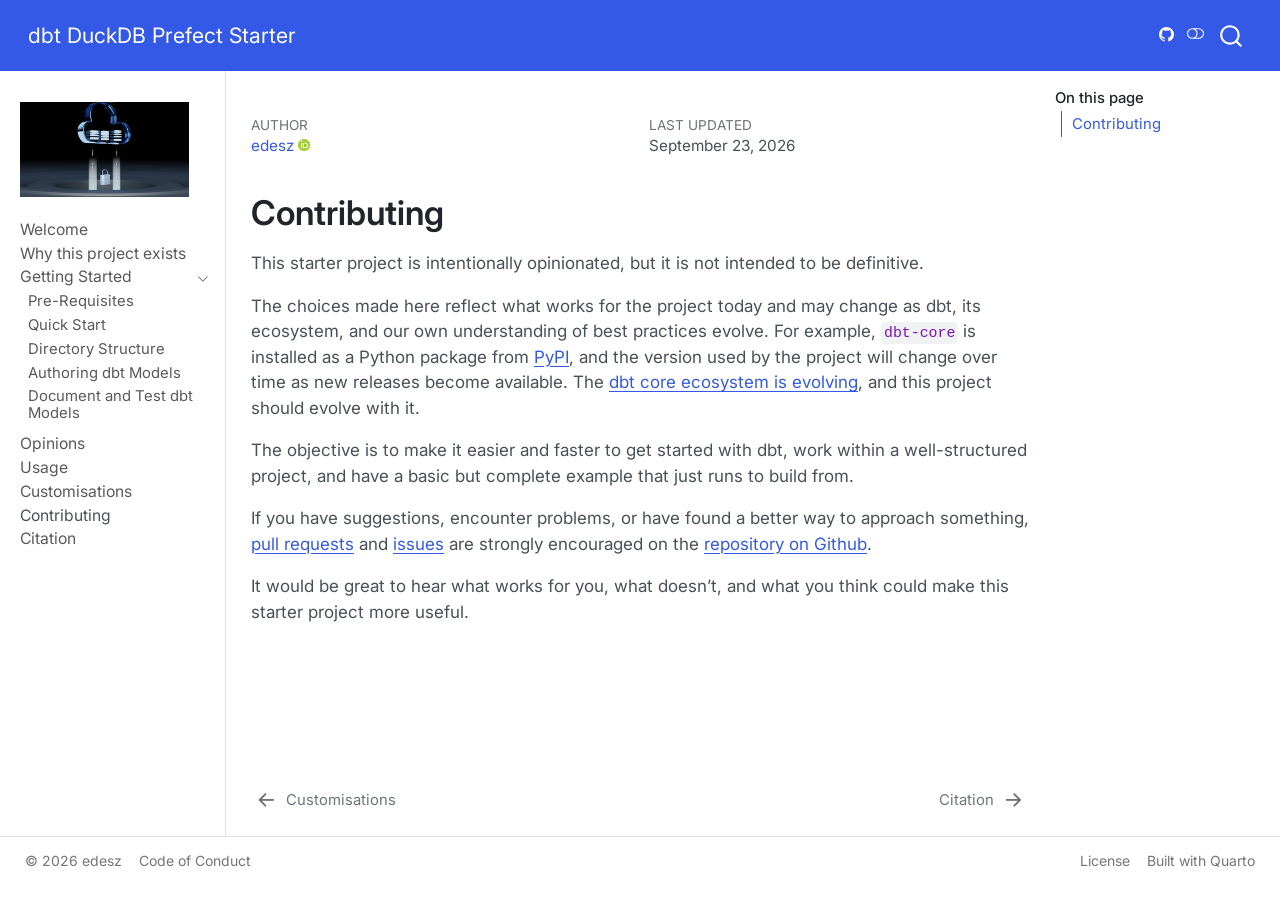
<file: pages/10-contributing.html>
<!DOCTYPE html>
<html xmlns="http://www.w3.org/1999/xhtml" lang="en" xml:lang="en"><head>

<meta charset="utf-8">
<meta name="generator" content="quarto-1.10.18">

<meta name="viewport" content="width=device-width, initial-scale=1.0, user-scalable=yes">

<meta name="author" content="edesz">
<meta name="dcterms.date" content="2026-09-23">

<title>contributing – Home</title>
<style>
/* Default styles provided by pandoc.
** See https://pandoc.org/MANUAL.html#variables-for-html for config info.
*/
span.smallcaps{font-variant: small-caps;}
div.columns{display: flex; gap: 1.5em;}
div.column{flex: auto;}
@media screen {
div.columns{gap: min(4vw, 1.5em);}
div.column{overflow-x: auto;}
}
div.hanging-indent{margin-left: 1.5em; text-indent: -1.5em;}
ul.task-list{list-style: none;}
ul.task-list li input[type="checkbox"] {
  width: 0.8em;
  margin: 0 0.8em 0.2em -1em; /* quarto-specific, see https://github.com/quarto-dev/quarto-cli/issues/4556 */ 
  vertical-align: middle;
}
</style>


<script src="../site_libs/quarto-nav/quarto-nav.js"></script>
<script src="../site_libs/clipboard/clipboard.min.js"></script>
<script src="../site_libs/quarto-search/autocomplete.umd.js"></script>
<script src="../site_libs/quarto-search/fuse.min.js"></script>
<script src="../site_libs/quarto-search/quarto-search.js"></script>
<meta name="quarto:offset" content="../">
<link href="../pages/11-citation.html" rel="next">
<link href="../pages/09-customisations.html" rel="prev">
<script src="../site_libs/quarto-html/quarto.js" type="module"></script>
<script src="../site_libs/quarto-html/tabsets/tabsets.js" type="module"></script>
<script src="../site_libs/quarto-html/popper.min.js"></script>
<script src="../site_libs/quarto-html/tippy.umd.min.js"></script>
<script src="../site_libs/quarto-html/anchor.min.js"></script>
<link href="../site_libs/quarto-html/tippy.css" rel="stylesheet">
<link href="../site_libs/quarto-html/quarto-syntax-highlighting-64a204ab8560d761af7679ceaba22944.css" rel="stylesheet" class="quarto-color-scheme" id="quarto-text-highlighting-styles">
<link href="../site_libs/quarto-html/quarto-syntax-highlighting-dark-b85bc7c33db8c58e0ec93c3465666fed.css" rel="stylesheet" class="quarto-color-scheme quarto-color-alternate" id="quarto-text-highlighting-styles">
<link href="../site_libs/quarto-html/quarto-syntax-highlighting-64a204ab8560d761af7679ceaba22944.css" rel="stylesheet" class="quarto-color-scheme-extra" id="quarto-text-highlighting-styles">
<script src="../site_libs/bootstrap/bootstrap.min.js"></script>
<link href="../site_libs/bootstrap/bootstrap-icons.css" rel="stylesheet">
<link href="../site_libs/bootstrap/bootstrap-22062396c02206f950f1688f176c8091.min.css" rel="stylesheet" append-hash="true" class="quarto-color-scheme" id="quarto-bootstrap" data-mode="light">
<link href="../site_libs/bootstrap/bootstrap-dark-3c96a0003a5aa01396021df662c99690.min.css" rel="stylesheet" append-hash="true" class="quarto-color-scheme quarto-color-alternate" id="quarto-bootstrap" data-mode="dark">
<link href="../site_libs/bootstrap/bootstrap-22062396c02206f950f1688f176c8091.min.css" rel="stylesheet" append-hash="true" class="quarto-color-scheme-extra" id="quarto-bootstrap" data-mode="light">
<script id="quarto-search-options" type="application/json">{
  "location": "navbar",
  "copy-button": false,
  "collapse-after": 3,
  "panel-placement": "end",
  "type": "overlay",
  "limit": 50,
  "keyboard-shortcut": [
    "f",
    "/",
    "s"
  ],
  "show-item-context": false,
  "language": {
    "search-no-results-text": "No results",
    "search-matching-documents-text": "matching documents",
    "search-copy-link-title": "Copy link to search",
    "search-hide-matches-text": "Hide additional matches",
    "search-more-match-text": "more match in this document",
    "search-more-matches-text": "more matches in this document",
    "search-clear-button-title": "Clear",
    "search-text-placeholder": "",
    "search-detached-cancel-button-title": "Cancel",
    "search-submit-button-title": "Submit",
    "search-label": "Search"
  }
}</script>
<style>html{ scroll-behavior: smooth; }</style>


<meta property="og:title" content="Home">
<meta property="og:description" content="">
<meta property="og:image" content="https://edesz.github.io/dbt-prefect-starter-docs/pages/[data-uri]">
<meta property="og:site_name" content="Home">
<meta property="og:image:alt" content="">
</head>

<body class="nav-sidebar docked nav-fixed quarto-light"><script id="quarto-html-before-body" type="application/javascript">
    const toggleBodyColorMode = (bsSheetEl) => {
      const mode = bsSheetEl.getAttribute("data-mode");
      const bodyEl = window.document.querySelector("body");
      if (mode === "dark") {
        bodyEl.classList.add("quarto-dark");
        bodyEl.classList.remove("quarto-light");
      } else {
        bodyEl.classList.add("quarto-light");
        bodyEl.classList.remove("quarto-dark");
      }
    }
    const toggleBodyColorPrimary = () => {
      const bsSheetEl = window.document.querySelector("link#quarto-bootstrap:not([rel=disabled-stylesheet])");
      if (bsSheetEl) {
        toggleBodyColorMode(bsSheetEl);
      }
    }
    const setColorSchemeToggle = (alternate) => {
      const toggles = window.document.querySelectorAll('.quarto-color-scheme-toggle');
      for (let i=0; i < toggles.length; i++) {
        const toggle = toggles[i];
        if (toggle) {
          if (alternate) {
            toggle.classList.add("alternate");
          } else {
            toggle.classList.remove("alternate");
          }
        }
      }
    };
    const toggleColorMode = (alternate) => {
      // Switch the stylesheets
      const primaryStylesheets = window.document.querySelectorAll('link.quarto-color-scheme:not(.quarto-color-alternate)');
      const alternateStylesheets = window.document.querySelectorAll('link.quarto-color-scheme.quarto-color-alternate');
      manageTransitions('#quarto-margin-sidebar .nav-link', false);
      if (alternate) {
        // note: dark is layered on light, we don't disable primary!
        enableStylesheet(alternateStylesheets);
        for (const sheetNode of alternateStylesheets) {
          if (sheetNode.id === "quarto-bootstrap") {
            toggleBodyColorMode(sheetNode);
          }
        }
      } else {
        disableStylesheet(alternateStylesheets);
        enableStylesheet(primaryStylesheets)
        toggleBodyColorPrimary();
      }
      manageTransitions('#quarto-margin-sidebar .nav-link', true);
      // Switch the toggles
      setColorSchemeToggle(alternate)
      // Hack to workaround the fact that safari doesn't
      // properly recolor the scrollbar when toggling (#1455)
      if (navigator.userAgent.indexOf('Safari') > 0 && navigator.userAgent.indexOf('Chrome') == -1) {
        manageTransitions("body", false);
        window.scrollTo(0, 1);
        setTimeout(() => {
          window.scrollTo(0, 0);
          manageTransitions("body", true);
        }, 40);
      }
    }
    const disableStylesheet = (stylesheets) => {
      for (let i=0; i < stylesheets.length; i++) {
        const stylesheet = stylesheets[i];
        stylesheet.rel = 'disabled-stylesheet';
      }
    }
    const enableStylesheet = (stylesheets) => {
      for (let i=0; i < stylesheets.length; i++) {
        const stylesheet = stylesheets[i];
        if(stylesheet.rel !== 'stylesheet') { // for Chrome, which will still FOUC without this check
          stylesheet.rel = 'stylesheet';
        }
      }
    }
    const manageTransitions = (selector, allowTransitions) => {
      const els = window.document.querySelectorAll(selector);
      for (let i=0; i < els.length; i++) {
        const el = els[i];
        if (allowTransitions) {
          el.classList.remove('notransition');
        } else {
          el.classList.add('notransition');
        }
      }
    }
    const isFileUrl = () => {
      return window.location.protocol === 'file:';
    }
    const hasAlternateSentinel = () => {
      let styleSentinel = getColorSchemeSentinel();
      if (styleSentinel !== null) {
        return styleSentinel === "alternate";
      } else {
        return false;
      }
    }
    const setStyleSentinel = (alternate) => {
      const value = alternate ? "alternate" : "default";
      if (!isFileUrl()) {
        window.localStorage.setItem("quarto-color-scheme", value);
      } else {
        localAlternateSentinel = value;
      }
    }
    const getColorSchemeSentinel = () => {
      if (!isFileUrl()) {
        const storageValue = window.localStorage.getItem("quarto-color-scheme");
        return storageValue != null ? storageValue : localAlternateSentinel;
      } else {
        return localAlternateSentinel;
      }
    }
    const toggleGiscusIfUsed = (isAlternate, darkModeDefault) => {
      const baseTheme = document.querySelector('#giscus-base-theme')?.value ?? 'light';
      const alternateTheme = document.querySelector('#giscus-alt-theme')?.value ?? 'dark';
      let newTheme = '';
      if(authorPrefersDark) {
        newTheme = isAlternate ? baseTheme : alternateTheme;
      } else {
        newTheme = isAlternate ? alternateTheme : baseTheme;
      }
      const changeGiscusTheme = () => {
        // From: https://github.com/giscus/giscus/issues/336
        const sendMessage = (message) => {
          const iframe = document.querySelector('iframe.giscus-frame');
          if (!iframe) return;
          iframe.contentWindow.postMessage({ giscus: message }, 'https://giscus.app');
        }
        sendMessage({
          setConfig: {
            theme: newTheme
          }
        });
      }
      const isGiscussLoaded = window.document.querySelector('iframe.giscus-frame') !== null;
      if (isGiscussLoaded) {
        changeGiscusTheme();
      }
    };
    const authorPrefersDark = false;
    const darkModeDefault = authorPrefersDark;
      document.querySelector('link#quarto-text-highlighting-styles.quarto-color-scheme-extra').rel = 'disabled-stylesheet';
      document.querySelector('link#quarto-bootstrap.quarto-color-scheme-extra').rel = 'disabled-stylesheet';
    let localAlternateSentinel = darkModeDefault ? 'alternate' : 'default';
    // Dark / light mode switch
    window.quartoToggleColorScheme = () => {
      // Read the current dark / light value
      let toAlternate = !hasAlternateSentinel();
      toggleColorMode(toAlternate);
      setStyleSentinel(toAlternate);
      toggleGiscusIfUsed(toAlternate, darkModeDefault);
      window.dispatchEvent(new Event('resize'));
    };
    // Switch to dark mode if need be
    if (hasAlternateSentinel()) {
      toggleColorMode(true);
    } else {
      toggleColorMode(false);
    }
  </script>

<div id="quarto-search-results"></div>
  <header id="quarto-header" class="headroom fixed-top">
    <nav class="navbar navbar-expand-lg " data-bs-theme="dark">
      <div class="navbar-container container-fluid">
      <div class="navbar-brand-container mx-auto">
    <a class="navbar-brand" href="../index.html">
    <span class="navbar-title">dbt DuckDB Prefect Starter</span>
    </a>
  </div>
        <div class="quarto-navbar-tools tools-end">
    <a href="https://github.com/edesz/dbt_prefect_duckdb_starter" title="" class="quarto-navigation-tool px-1" aria-label="" target="_blank"><i class="bi bi-github"></i></a>
  <a href="" class="quarto-color-scheme-toggle quarto-navigation-tool  px-1" onclick="window.quartoToggleColorScheme(); return false;" title="Toggle dark mode"><i class="bi"></i></a>
</div>
          <div id="quarto-search" class="" title="Search"></div>
      </div> <!-- /container-fluid -->
    </nav>
  <nav class="quarto-secondary-nav">
    <div class="container-fluid d-flex">
      <button type="button" class="quarto-btn-toggle btn" data-bs-toggle="collapse" role="button" data-bs-target=".quarto-sidebar-collapse-item" aria-controls="quarto-sidebar" aria-expanded="false" aria-label="Toggle sidebar navigation" onclick="if (window.quartoToggleHeadroom) { window.quartoToggleHeadroom(); }">
        <i class="bi bi-layout-text-sidebar-reverse"></i>
      </button>
        <nav class="quarto-page-breadcrumbs" aria-label="breadcrumb"><ol class="breadcrumb"><li class="breadcrumb-item"><a href="../pages/10-contributing.html">Contributing</a></li></ol></nav>
        <a class="flex-grow-1" role="navigation" data-bs-toggle="collapse" data-bs-target=".quarto-sidebar-collapse-item" aria-controls="quarto-sidebar" aria-expanded="false" aria-label="Toggle sidebar navigation" onclick="if (window.quartoToggleHeadroom) { window.quartoToggleHeadroom(); }">      
        </a>
    </div>
  </nav>
</header>
<!-- content -->
<div id="quarto-content" class="quarto-container page-columns page-rows-contents page-layout-article page-navbar">
<!-- sidebar -->
  <nav id="quarto-sidebar" class="sidebar collapse collapse-horizontal quarto-sidebar-collapse-item sidebar-navigation docked overflow-auto">
    <div class="pt-lg-2 mt-2 text-left sidebar-header sidebar-header-stacked">
      <a href="../index.html" class="sidebar-logo-link">
      <img src="../pages/images/growtika-8zB4P0eafrs-unsplash.jpg" alt="dbt Starter Image" class="sidebar-logo light-content py-0 d-lg-inline d-none">
      <img src="../pages/images/growtika-8zB4P0eafrs-unsplash.jpg" alt="dbt Starter Image" class="sidebar-logo dark-content py-0 d-lg-inline d-none">
      </a>
      </div>
    <div class="sidebar-menu-container"> 
    <ul class="list-unstyled mt-1">
        <li class="sidebar-item">
  <div class="sidebar-item-container"> 
  <a href="../index.html" class="sidebar-item-text sidebar-link">
 <span class="menu-text">Welcome</span></a>
  </div>
</li>
        <li class="sidebar-item">
  <div class="sidebar-item-container"> 
  <a href="../pages/06-motivation.html" class="sidebar-item-text sidebar-link">
 <span class="menu-text">Why this project exists</span></a>
  </div>
</li>
        <li class="sidebar-item sidebar-item-section">
      <div class="sidebar-item-container"> 
            <a class="sidebar-item-text sidebar-link text-start" data-bs-toggle="collapse" data-bs-target="#quarto-sidebar-section-1" role="navigation" aria-expanded="true">
 <span class="menu-text">Getting Started</span></a>
          <a class="sidebar-item-toggle text-start" data-bs-toggle="collapse" data-bs-target="#quarto-sidebar-section-1" role="navigation" aria-expanded="true" aria-label="Toggle section">
            <i class="bi bi-chevron-right ms-2"></i>
          </a> 
      </div>
      <ul id="quarto-sidebar-section-1" class="collapse list-unstyled sidebar-section depth1 show">  
          <li class="sidebar-item">
  <div class="sidebar-item-container"> 
  <a href="../pages/01-pre-requisites.html" class="sidebar-item-text sidebar-link">
 <span class="menu-text">Pre-Requisites</span></a>
  </div>
</li>
          <li class="sidebar-item">
  <div class="sidebar-item-container"> 
  <a href="../pages/02-quickstart.html" class="sidebar-item-text sidebar-link">
 <span class="menu-text">Quick Start</span></a>
  </div>
</li>
          <li class="sidebar-item">
  <div class="sidebar-item-container"> 
  <a href="../pages/03-directory-structure.html" class="sidebar-item-text sidebar-link">
 <span class="menu-text">Directory Structure</span></a>
  </div>
</li>
          <li class="sidebar-item">
  <div class="sidebar-item-container"> 
  <a href="../pages/04-authoring-dbt-models.html" class="sidebar-item-text sidebar-link">
 <span class="menu-text">Authoring dbt Models</span></a>
  </div>
</li>
          <li class="sidebar-item">
  <div class="sidebar-item-container"> 
  <a href="../pages/05-document-and-test-models.html" class="sidebar-item-text sidebar-link">
 <span class="menu-text">Document and Test dbt Models</span></a>
  </div>
</li>
      </ul>
  </li>
        <li class="sidebar-item">
  <div class="sidebar-item-container"> 
  <a href="../pages/07-opinions.html" class="sidebar-item-text sidebar-link">
 <span class="menu-text">Opinions</span></a>
  </div>
</li>
        <li class="sidebar-item">
  <div class="sidebar-item-container"> 
  <a href="../pages/08-usage.html" class="sidebar-item-text sidebar-link">
 <span class="menu-text">Usage</span></a>
  </div>
</li>
        <li class="sidebar-item">
  <div class="sidebar-item-container"> 
  <a href="../pages/09-customisations.html" class="sidebar-item-text sidebar-link">
 <span class="menu-text">Customisations</span></a>
  </div>
</li>
        <li class="sidebar-item">
  <div class="sidebar-item-container"> 
  <a href="../pages/10-contributing.html" class="sidebar-item-text sidebar-link active">
 <span class="menu-text">Contributing</span></a>
  </div>
</li>
        <li class="sidebar-item">
  <div class="sidebar-item-container"> 
  <a href="../pages/11-citation.html" class="sidebar-item-text sidebar-link">
 <span class="menu-text">Citation</span></a>
  </div>
</li>
    </ul>
    </div>
</nav>
<div id="quarto-sidebar-glass" class="quarto-sidebar-collapse-item" data-bs-toggle="collapse" data-bs-target=".quarto-sidebar-collapse-item"></div>
<!-- margin-sidebar -->
    <div id="quarto-margin-sidebar" class="sidebar margin-sidebar">
        <nav id="TOC" role="doc-toc" class="toc-active" data-toc-expanded="99">
    <h2 id="toc-title">On this page</h2>
   
  <ul>
  <li><a href="#contributing" id="toc-contributing" class="nav-link active" data-scroll-target="#contributing">Contributing</a></li>
  </ul>
</nav>
    </div>
<!-- main -->
<main class="content" id="quarto-document-content">


<header id="title-block-header" class="quarto-title-block default">
<div class="quarto-title">
</div>



<div class="quarto-title-meta">

    <div>
    <div class="quarto-title-meta-heading">Author</div>
    <div class="quarto-title-meta-contents">
             <p><a href="https://github.com/edesz">edesz</a> <a href="https://orcid.org/0000-0001-9039-5496" class="quarto-title-author-orcid" aria-label="ORCID profile for edesz"> <img alt="" src="[data-uri]"></a></p>
          </div>
  </div>
    
    <div>
    <div class="quarto-title-meta-heading">Last Updated</div>
    <div class="quarto-title-meta-contents">
      <p class="date">September 23, 2026</p>
    </div>
  </div>
  
    
  </div>
  


</header>


<h1 id="contributing">Contributing</h1>
<p>This starter project is intentionally opinionated, but it is not intended to be definitive.</p>
<p>The choices made here reflect what works for the project today and may change as dbt, its ecosystem, and our own understanding of best practices evolve. For example, <code>dbt-core</code> is installed as a Python package from <a href="https://pypi.org/project/dbt-core/">PyPI</a>, and the version used by the project will change over time as new releases become available. The <a href="https://docs.getdbt.com/blog/dbt-core-v2-is-here?version=2.0&amp;name=Fusion">dbt core ecosystem is evolving</a>, and this project should evolve with it.</p>
<p>The objective is to make it easier and faster to get started with dbt, work within a well-structured project, and have a basic but complete example that just runs to build from.</p>
<p>If you have suggestions, encounter problems, or have found a better way to approach something, <a href="https://github.com/edesz/dbt_prefect_starter/pulls">pull requests</a> and <a href="https://github.com/edesz/dbt_prefect_starter/issues">issues</a> are strongly encouraged on the <a href="https://github.com/edesz/dbt_prefect_starter">repository on Github</a>.</p>
<p>It would be great to hear what works for you, what doesn’t, and what you think could make this starter project more useful.</p>



<a onclick="window.scrollTo(0, 0); return false;" role="button" id="quarto-back-to-top"><i class="bi bi-arrow-up"></i> Back to top</a></main> <!-- /main -->
<script id="quarto-html-after-body" type="application/javascript">
  window.document.addEventListener("DOMContentLoaded", function (event) {
    // Ensure there is a toggle, if there isn't float one in the top right
    if (window.document.querySelector('.quarto-color-scheme-toggle') === null) {
      const a = window.document.createElement('a');
      a.classList.add('top-right');
      a.classList.add('quarto-color-scheme-toggle');
      a.href = "";
      a.onclick = function() { try { window.quartoToggleColorScheme(); } catch {} return false; };
      const i = window.document.createElement("i");
      i.classList.add('bi');
      a.appendChild(i);
      window.document.body.appendChild(a);
    }
    setColorSchemeToggle(hasAlternateSentinel())
    const icon = "";
    const anchorJS = new window.AnchorJS();
    anchorJS.options = {
      placement: 'right',
      icon: icon
    };
    anchorJS.add('.anchored');
    const isCodeAnnotation = (el) => {
      for (const clz of el.classList) {
        if (clz.startsWith('code-annotation-')) {                     
          return true;
        }
      }
      return false;
    }
    const onCopySuccess = function(e) {
      // button target
      const button = e.trigger;
      // don't keep focus
      button.blur();
      // flash "checked"
      button.classList.add('code-copy-button-checked');
      var currentTitle = button.getAttribute("title");
      button.setAttribute("title", "Copied!");
      let tooltip;
      if (window.bootstrap) {
        button.setAttribute("data-bs-toggle", "tooltip");
        button.setAttribute("data-bs-placement", "left");
        button.setAttribute("data-bs-title", "Copied!");
        tooltip = new bootstrap.Tooltip(button, 
          { trigger: "manual", 
            customClass: "code-copy-button-tooltip",
            offset: [0, -8]});
        tooltip.show();    
      }
      setTimeout(function() {
        if (tooltip) {
          tooltip.hide();
          button.removeAttribute("data-bs-title");
          button.removeAttribute("data-bs-toggle");
          button.removeAttribute("data-bs-placement");
        }
        button.setAttribute("title", currentTitle);
        button.classList.remove('code-copy-button-checked');
      }, 1000);
      // clear code selection
      e.clearSelection();
    }
    const getTextToCopy = function(trigger) {
      const outerScaffold = trigger.parentElement.cloneNode(true);
      const codeEl = outerScaffold.querySelector('code');
      for (const childEl of codeEl.children) {
        if (isCodeAnnotation(childEl)) {
          childEl.remove();
        }
      }
      return codeEl.innerText;
    }
    const clipboard = new window.ClipboardJS('.code-copy-button:not([data-in-quarto-modal])', {
      text: getTextToCopy
    });
    clipboard.on('success', onCopySuccess);
    if (window.document.getElementById('quarto-embedded-source-code-modal')) {
      const clipboardModal = new window.ClipboardJS('.code-copy-button[data-in-quarto-modal]', {
        text: getTextToCopy,
        container: window.document.getElementById('quarto-embedded-source-code-modal')
      });
      clipboardModal.on('success', onCopySuccess);
    }
      var localhostRegex = new RegExp(/^(?:http|https):\/\/localhost\:?[0-9]*\//);
      var mailtoRegex = new RegExp(/^mailto:/);
        var filterRegex = new RegExp("https:\/\/edesz\.github\.io\/dbt-prefect-starter-docs\/");
      var isInternal = (href) => {
          return filterRegex.test(href) || localhostRegex.test(href) || mailtoRegex.test(href);
      }
      // Inspect non-navigation links and adorn them if external
     var links = window.document.querySelectorAll('a[href]:not(.nav-link):not(.navbar-brand):not(.toc-action):not(.sidebar-link):not(.sidebar-item-toggle):not(.pagination-link):not(.no-external):not([aria-hidden]):not(.dropdown-item):not(.quarto-navigation-tool):not(.about-link)');
      for (var i=0; i<links.length; i++) {
        const link = links[i];
        if (!isInternal(link.href)) {
          // undo the damage that might have been done by quarto-nav.js in the case of
          // links that we want to consider external
          if (link.dataset.originalHref !== undefined) {
            link.href = link.dataset.originalHref;
          }
            // target, if specified
            link.setAttribute("target", "_blank");
            if (link.getAttribute("rel") === null) {
              link.setAttribute("rel", "noopener");
            }
        }
      }
    function tippyHover(el, contentFn, onTriggerFn, onUntriggerFn) {
      const config = {
        allowHTML: true,
        maxWidth: 500,
        delay: 100,
        arrow: false,
        appendTo: function(el) {
            return el.parentElement;
        },
        interactive: true,
        interactiveBorder: 10,
        theme: 'quarto',
        placement: 'bottom-start',
      };
      if (contentFn) {
        config.content = contentFn;
      }
      if (onTriggerFn) {
        config.onTrigger = onTriggerFn;
      }
      if (onUntriggerFn) {
        config.onUntrigger = onUntriggerFn;
      }
      window.tippy(el, config); 
    }
    const noterefs = window.document.querySelectorAll('a[role="doc-noteref"]');
    for (var i=0; i<noterefs.length; i++) {
      const ref = noterefs[i];
      tippyHover(ref, function() {
        // use id or data attribute instead here
        let href = ref.getAttribute('data-footnote-href') || ref.getAttribute('href');
        try { href = new URL(href).hash; } catch {}
        const id = href.replace(/^#\/?/, "");
        const note = window.document.getElementById(id);
        if (note) {
          return note.innerHTML;
        } else {
          return "";
        }
      });
    }
    const xrefs = window.document.querySelectorAll('a.quarto-xref');
    const processXRef = (id, note) => {
      // Strip column container classes
      const stripColumnClz = (el) => {
        el.classList.remove("page-full", "page-columns");
        if (el.children) {
          for (const child of el.children) {
            stripColumnClz(child);
          }
        }
      }
      stripColumnClz(note)
      if (id === null || id.startsWith('sec-')) {
        // Special case sections, only their first couple elements
        const container = document.createElement("div");
        if (note.children && note.children.length > 2) {
          container.appendChild(note.children[0].cloneNode(true));
          for (let i = 1; i < note.children.length; i++) {
            const child = note.children[i];
            if (child.tagName === "P" && child.innerText === "") {
              continue;
            } else {
              container.appendChild(child.cloneNode(true));
              break;
            }
          }
          if (window.Quarto?.typesetMath) {
            window.Quarto.typesetMath(container);
          }
          return container.innerHTML
        } else {
          if (window.Quarto?.typesetMath) {
            window.Quarto.typesetMath(note);
          }
          return note.innerHTML;
        }
      } else {
        // Remove any anchor links if they are present
        const anchorLink = note.querySelector('a.anchorjs-link');
        if (anchorLink) {
          anchorLink.remove();
        }
        if (window.Quarto?.typesetMath) {
          window.Quarto.typesetMath(note);
        }
        if (note.classList.contains("callout")) {
          return note.outerHTML;
        } else {
          return note.innerHTML;
        }
      }
    }
    for (var i=0; i<xrefs.length; i++) {
      const xref = xrefs[i];
      tippyHover(xref, undefined, function(instance) {
        instance.disable();
        let url = xref.getAttribute('href');
        let hash = undefined; 
        if (url.startsWith('#')) {
          hash = url;
        } else {
          try { hash = new URL(url).hash; } catch {}
        }
        if (hash) {
          const id = hash.replace(/^#\/?/, "");
          const note = window.document.getElementById(id);
          if (note !== null) {
            try {
              const html = processXRef(id, note.cloneNode(true));
              instance.setContent(html);
            } finally {
              instance.enable();
              instance.show();
            }
          } else {
            // See if we can fetch this
            fetch(url.split('#')[0])
            .then(res => res.text())
            .then(html => {
              const parser = new DOMParser();
              const htmlDoc = parser.parseFromString(html, "text/html");
              const note = htmlDoc.getElementById(id);
              if (note !== null) {
                const html = processXRef(id, note);
                instance.setContent(html);
              } 
            }).finally(() => {
              instance.enable();
              instance.show();
            });
          }
        } else {
          // See if we can fetch a full url (with no hash to target)
          // This is a special case and we should probably do some content thinning / targeting
          fetch(url)
          .then(res => res.text())
          .then(html => {
            const parser = new DOMParser();
            const htmlDoc = parser.parseFromString(html, "text/html");
            const note = htmlDoc.querySelector('main.content');
            if (note !== null) {
              // This should only happen for chapter cross references
              // (since there is no id in the URL)
              // remove the first header
              if (note.children.length > 0 && note.children[0].tagName === "HEADER") {
                note.children[0].remove();
              }
              const html = processXRef(null, note);
              instance.setContent(html);
            } 
          }).finally(() => {
            instance.enable();
            instance.show();
          });
        }
      }, function(instance) {
      });
    }
        let selectedAnnoteEl;
        const selectorForAnnotation = ( cell, annotation) => {
          let cellAttr = 'data-code-cell="' + cell + '"';
          let lineAttr = 'data-code-annotation="' +  annotation + '"';
          const selector = 'span[' + cellAttr + '][' + lineAttr + ']';
          return selector;
        }
        const selectCodeLines = (annoteEl) => {
          const doc = window.document;
          const targetCell = annoteEl.getAttribute("data-target-cell");
          const targetAnnotation = annoteEl.getAttribute("data-target-annotation");
          const annoteSpan = window.document.querySelector(selectorForAnnotation(targetCell, targetAnnotation));
          const lines = annoteSpan.getAttribute("data-code-lines").split(",");
          const lineIds = lines.map((line) => {
            return targetCell + "-" + line;
          })
          let top = null;
          let height = null;
          let parent = null;
          if (lineIds.length > 0) {
              //compute the position of the single el (top and bottom and make a div)
              const el = window.document.getElementById(lineIds[0]);
              top = el.offsetTop;
              height = el.offsetHeight;
              parent = el.parentElement.parentElement;
            if (lineIds.length > 1) {
              const lastEl = window.document.getElementById(lineIds[lineIds.length - 1]);
              const bottom = lastEl.offsetTop + lastEl.offsetHeight;
              height = bottom - top;
            }
            if (top !== null && height !== null && parent !== null) {
              // cook up a div (if necessary) and position it 
              let div = window.document.getElementById("code-annotation-line-highlight");
              if (div === null) {
                div = window.document.createElement("div");
                div.setAttribute("id", "code-annotation-line-highlight");
                div.style.position = 'absolute';
                parent.appendChild(div);
              }
              div.style.top = top - 2 + "px";
              div.style.height = height + 4 + "px";
              div.style.left = 0;
              let gutterDiv = window.document.getElementById("code-annotation-line-highlight-gutter");
              if (gutterDiv === null) {
                gutterDiv = window.document.createElement("div");
                gutterDiv.setAttribute("id", "code-annotation-line-highlight-gutter");
                gutterDiv.style.position = 'absolute';
                const codeCell = window.document.getElementById(targetCell);
                const gutter = codeCell.querySelector('.code-annotation-gutter');
                gutter.appendChild(gutterDiv);
              }
              gutterDiv.style.top = top - 2 + "px";
              gutterDiv.style.height = height + 4 + "px";
            }
            selectedAnnoteEl = annoteEl;
          }
        };
        const unselectCodeLines = () => {
          const elementsIds = ["code-annotation-line-highlight", "code-annotation-line-highlight-gutter"];
          elementsIds.forEach((elId) => {
            const div = window.document.getElementById(elId);
            if (div) {
              div.remove();
            }
          });
          selectedAnnoteEl = undefined;
        };
          // Handle positioning of the toggle
      window.addEventListener(
        "resize",
        throttle(() => {
          elRect = undefined;
          if (selectedAnnoteEl) {
            selectCodeLines(selectedAnnoteEl);
          }
        }, 10)
      );
      function throttle(fn, ms) {
      let throttle = false;
      let timer;
        return (...args) => {
          if(!throttle) { // first call gets through
              fn.apply(this, args);
              throttle = true;
          } else { // all the others get throttled
              if(timer) clearTimeout(timer); // cancel #2
              timer = setTimeout(() => {
                fn.apply(this, args);
                timer = throttle = false;
              }, ms);
          }
        };
      }
        // Attach click handler to the DT
        const annoteDls = window.document.querySelectorAll('dt[data-target-cell]');
        for (const annoteDlNode of annoteDls) {
          annoteDlNode.addEventListener('click', (event) => {
            const clickedEl = event.target;
            if (clickedEl !== selectedAnnoteEl) {
              unselectCodeLines();
              const activeEl = window.document.querySelector('dt[data-target-cell].code-annotation-active');
              if (activeEl) {
                activeEl.classList.remove('code-annotation-active');
              }
              selectCodeLines(clickedEl);
              clickedEl.classList.add('code-annotation-active');
            } else {
              // Unselect the line
              unselectCodeLines();
              clickedEl.classList.remove('code-annotation-active');
            }
          });
        }
    const findCites = (el) => {
      const parentEl = el.parentElement;
      if (parentEl) {
        const cites = parentEl.dataset.cites;
        if (cites) {
          return {
            el,
            cites: cites.split(' ')
          };
        } else {
          return findCites(el.parentElement)
        }
      } else {
        return undefined;
      }
    };
    var bibliorefs = window.document.querySelectorAll('a[role="doc-biblioref"]');
    for (var i=0; i<bibliorefs.length; i++) {
      const ref = bibliorefs[i];
      const citeInfo = findCites(ref);
      if (citeInfo) {
        tippyHover(citeInfo.el, function() {
          var popup = window.document.createElement('div');
          citeInfo.cites.forEach(function(cite) {
            var citeDiv = window.document.createElement('div');
            citeDiv.classList.add('hanging-indent');
            citeDiv.classList.add('csl-entry');
            var biblioDiv = window.document.getElementById('ref-' + cite);
            if (biblioDiv) {
              citeDiv.innerHTML = biblioDiv.innerHTML;
            }
            popup.appendChild(citeDiv);
          });
          return popup.innerHTML;
        });
      }
    }
  });
  </script>
<nav class="page-navigation">
  <div class="nav-page nav-page-previous">
      <a href="../pages/09-customisations.html" class="pagination-link" aria-label="Customisations">
        <i class="bi bi-arrow-left-short"></i> <span class="nav-page-text">Customisations</span>
      </a>          
  </div>
  <div class="nav-page nav-page-next">
      <a href="../pages/11-citation.html" class="pagination-link" aria-label="Citation">
        <span class="nav-page-text">Citation</span> <i class="bi bi-arrow-right-short"></i>
      </a>
  </div>
</nav>
</div> <!-- /content -->
<footer class="footer">
  <div class="nav-footer">
    <div class="nav-footer-left">
      <ul class="footer-items list-unstyled">
    <li class="nav-item">
    <a class="nav-link" href="https://github.com/edesz" target="_blank">
<p>© 2026 edesz</p>
</a>
  </li>  
    <li class="nav-item">
    <a class="nav-link" href="../community/CODE_OF_CONDUCT.html">
<p>Code of Conduct</p>
</a>
  </li>  
</ul>
    </div>   
    <div class="nav-footer-center">
      &nbsp;
    </div>
    <div class="nav-footer-right">
      <ul class="footer-items list-unstyled">
    <li class="nav-item">
    <a class="nav-link" href="../LICENSE.html">
<p>License</p>
</a>
  </li>  
    <li class="nav-item">
    <a class="nav-link" href="https://quarto.org/">
<p>Built with Quarto</p>
</a>
  </li>  
</ul>
    </div>
  </div>
</footer>




<script src="../site_libs/quarto-html/zenscroll-min.js"></script>
</body></html>
</file>
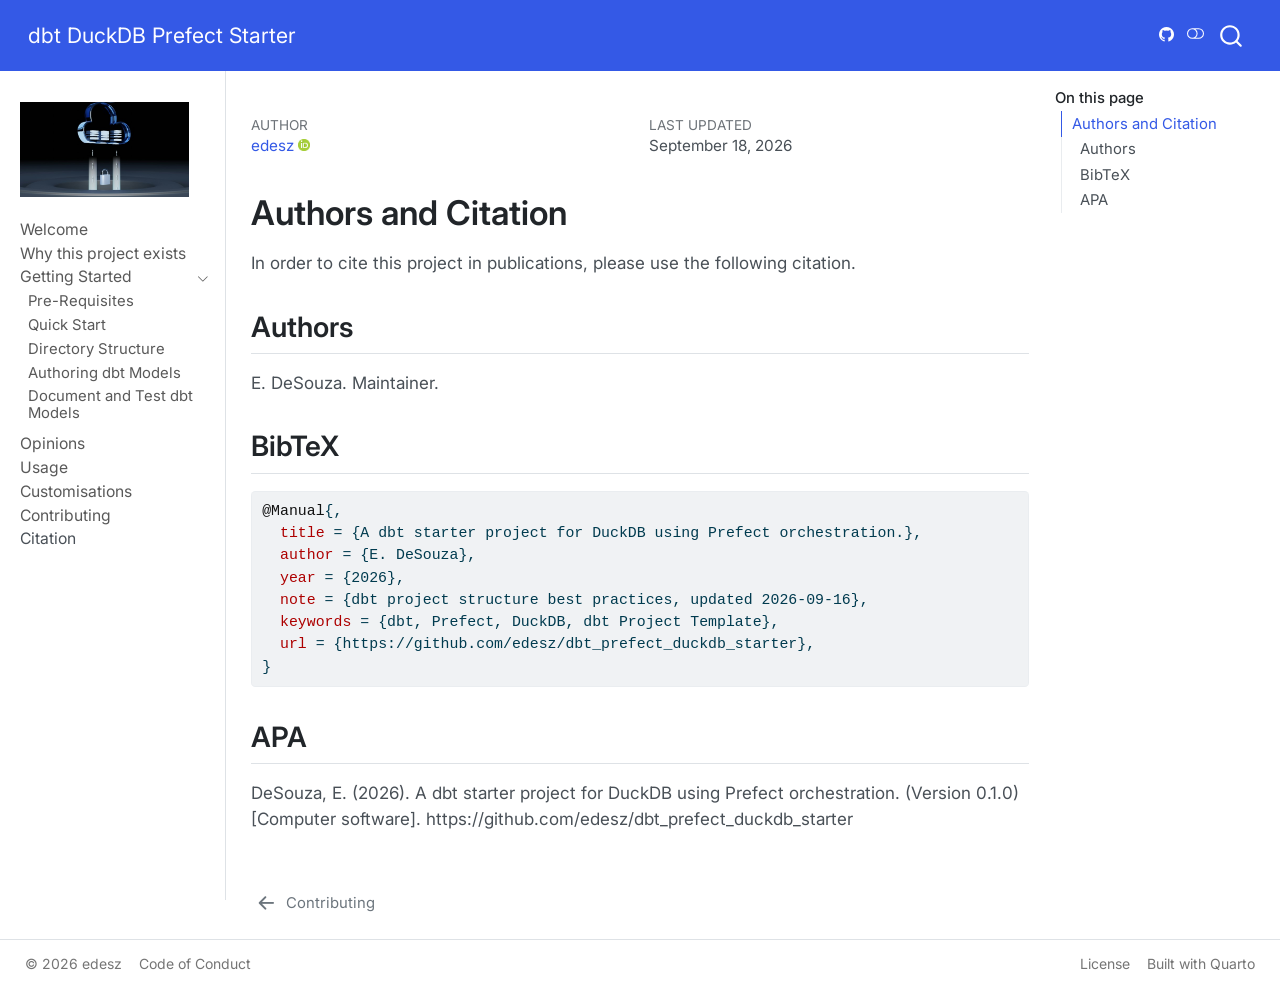
<file: pages/11-citation.html>
<!DOCTYPE html>
<html xmlns="http://www.w3.org/1999/xhtml" lang="en" xml:lang="en"><head>

<meta charset="utf-8">
<meta name="generator" content="quarto-1.10.18">

<meta name="viewport" content="width=device-width, initial-scale=1.0, user-scalable=yes">

<meta name="author" content="edesz">
<meta name="dcterms.date" content="2026-09-18">

<title>citation – Home</title>
<style>
/* Default styles provided by pandoc.
** See https://pandoc.org/MANUAL.html#variables-for-html for config info.
*/
span.smallcaps{font-variant: small-caps;}
div.columns{display: flex; gap: 1.5em;}
div.column{flex: auto;}
@media screen {
div.columns{gap: min(4vw, 1.5em);}
div.column{overflow-x: auto;}
}
div.hanging-indent{margin-left: 1.5em; text-indent: -1.5em;}
ul.task-list{list-style: none;}
ul.task-list li input[type="checkbox"] {
  width: 0.8em;
  margin: 0 0.8em 0.2em -1em; /* quarto-specific, see https://github.com/quarto-dev/quarto-cli/issues/4556 */ 
  vertical-align: middle;
}
/* CSS for syntax highlighting */
html { -webkit-text-size-adjust: 100%; }
pre > code.sourceCode { white-space: pre; position: relative; }
pre > code.sourceCode > span { display: inline-block; line-height: 1.25; }
pre > code.sourceCode > span:empty { height: 1.2em; }
.sourceCode { overflow: visible; }
code.sourceCode > span { color: inherit; text-decoration: inherit; }
div.sourceCode { margin: 1em 0; }
pre.sourceCode { margin: 0; }
@media screen {
div.sourceCode { overflow: auto; }
}
@media print {
pre > code.sourceCode { white-space: pre-wrap; }
pre > code.sourceCode > span { text-indent: -5em; padding-left: 5em; }
}
pre.numberSource code
  { counter-reset: source-line 0; }
pre.numberSource code > span
  { position: relative; left: -4em; counter-increment: source-line; }
pre.numberSource code > span > a:first-child::before
  { content: counter(source-line);
    position: relative; left: -1em; text-align: right; vertical-align: baseline;
    border: none; display: inline-block;
    -webkit-touch-callout: none; -webkit-user-select: none;
    -khtml-user-select: none; -moz-user-select: none;
    -ms-user-select: none; user-select: none;
    padding: 0 4px; width: 4em;
  }
pre.numberSource { margin-left: 3em;  padding-left: 4px; }
div.sourceCode
  {   }
@media screen {
pre > code.sourceCode > span > a:first-child::before { text-decoration: underline; }
}
</style>


<script src="../site_libs/quarto-nav/quarto-nav.js"></script>
<script src="../site_libs/clipboard/clipboard.min.js"></script>
<script src="../site_libs/quarto-search/autocomplete.umd.js"></script>
<script src="../site_libs/quarto-search/fuse.min.js"></script>
<script src="../site_libs/quarto-search/quarto-search.js"></script>
<meta name="quarto:offset" content="../">
<link href="../pages/10-contributing.html" rel="prev">
<script src="../site_libs/quarto-html/quarto.js" type="module"></script>
<script src="../site_libs/quarto-html/tabsets/tabsets.js" type="module"></script>
<script src="../site_libs/quarto-html/popper.min.js"></script>
<script src="../site_libs/quarto-html/tippy.umd.min.js"></script>
<script src="../site_libs/quarto-html/anchor.min.js"></script>
<link href="../site_libs/quarto-html/tippy.css" rel="stylesheet">
<link href="../site_libs/quarto-html/quarto-syntax-highlighting-64a204ab8560d761af7679ceaba22944.css" rel="stylesheet" class="quarto-color-scheme" id="quarto-text-highlighting-styles">
<link href="../site_libs/quarto-html/quarto-syntax-highlighting-dark-b85bc7c33db8c58e0ec93c3465666fed.css" rel="stylesheet" class="quarto-color-scheme quarto-color-alternate" id="quarto-text-highlighting-styles">
<link href="../site_libs/quarto-html/quarto-syntax-highlighting-64a204ab8560d761af7679ceaba22944.css" rel="stylesheet" class="quarto-color-scheme-extra" id="quarto-text-highlighting-styles">
<script src="../site_libs/bootstrap/bootstrap.min.js"></script>
<link href="../site_libs/bootstrap/bootstrap-icons.css" rel="stylesheet">
<link href="../site_libs/bootstrap/bootstrap-22062396c02206f950f1688f176c8091.min.css" rel="stylesheet" append-hash="true" class="quarto-color-scheme" id="quarto-bootstrap" data-mode="light">
<link href="../site_libs/bootstrap/bootstrap-dark-3c96a0003a5aa01396021df662c99690.min.css" rel="stylesheet" append-hash="true" class="quarto-color-scheme quarto-color-alternate" id="quarto-bootstrap" data-mode="dark">
<link href="../site_libs/bootstrap/bootstrap-22062396c02206f950f1688f176c8091.min.css" rel="stylesheet" append-hash="true" class="quarto-color-scheme-extra" id="quarto-bootstrap" data-mode="light">
<script id="quarto-search-options" type="application/json">{
  "location": "navbar",
  "copy-button": false,
  "collapse-after": 3,
  "panel-placement": "end",
  "type": "overlay",
  "limit": 50,
  "keyboard-shortcut": [
    "f",
    "/",
    "s"
  ],
  "show-item-context": false,
  "language": {
    "search-no-results-text": "No results",
    "search-matching-documents-text": "matching documents",
    "search-copy-link-title": "Copy link to search",
    "search-hide-matches-text": "Hide additional matches",
    "search-more-match-text": "more match in this document",
    "search-more-matches-text": "more matches in this document",
    "search-clear-button-title": "Clear",
    "search-text-placeholder": "",
    "search-detached-cancel-button-title": "Cancel",
    "search-submit-button-title": "Submit",
    "search-label": "Search"
  }
}</script>
<style>html{ scroll-behavior: smooth; }</style>


<meta property="og:title" content="Home">
<meta property="og:description" content="">
<meta property="og:image" content="https://edesz.github.io/dbt-prefect-starter-docs/pages/[data-uri]">
<meta property="og:site_name" content="Home">
<meta property="og:image:alt" content="">
</head>

<body class="nav-sidebar docked nav-fixed quarto-light"><script id="quarto-html-before-body" type="application/javascript">
    const toggleBodyColorMode = (bsSheetEl) => {
      const mode = bsSheetEl.getAttribute("data-mode");
      const bodyEl = window.document.querySelector("body");
      if (mode === "dark") {
        bodyEl.classList.add("quarto-dark");
        bodyEl.classList.remove("quarto-light");
      } else {
        bodyEl.classList.add("quarto-light");
        bodyEl.classList.remove("quarto-dark");
      }
    }
    const toggleBodyColorPrimary = () => {
      const bsSheetEl = window.document.querySelector("link#quarto-bootstrap:not([rel=disabled-stylesheet])");
      if (bsSheetEl) {
        toggleBodyColorMode(bsSheetEl);
      }
    }
    const setColorSchemeToggle = (alternate) => {
      const toggles = window.document.querySelectorAll('.quarto-color-scheme-toggle');
      for (let i=0; i < toggles.length; i++) {
        const toggle = toggles[i];
        if (toggle) {
          if (alternate) {
            toggle.classList.add("alternate");
          } else {
            toggle.classList.remove("alternate");
          }
        }
      }
    };
    const toggleColorMode = (alternate) => {
      // Switch the stylesheets
      const primaryStylesheets = window.document.querySelectorAll('link.quarto-color-scheme:not(.quarto-color-alternate)');
      const alternateStylesheets = window.document.querySelectorAll('link.quarto-color-scheme.quarto-color-alternate');
      manageTransitions('#quarto-margin-sidebar .nav-link', false);
      if (alternate) {
        // note: dark is layered on light, we don't disable primary!
        enableStylesheet(alternateStylesheets);
        for (const sheetNode of alternateStylesheets) {
          if (sheetNode.id === "quarto-bootstrap") {
            toggleBodyColorMode(sheetNode);
          }
        }
      } else {
        disableStylesheet(alternateStylesheets);
        enableStylesheet(primaryStylesheets)
        toggleBodyColorPrimary();
      }
      manageTransitions('#quarto-margin-sidebar .nav-link', true);
      // Switch the toggles
      setColorSchemeToggle(alternate)
      // Hack to workaround the fact that safari doesn't
      // properly recolor the scrollbar when toggling (#1455)
      if (navigator.userAgent.indexOf('Safari') > 0 && navigator.userAgent.indexOf('Chrome') == -1) {
        manageTransitions("body", false);
        window.scrollTo(0, 1);
        setTimeout(() => {
          window.scrollTo(0, 0);
          manageTransitions("body", true);
        }, 40);
      }
    }
    const disableStylesheet = (stylesheets) => {
      for (let i=0; i < stylesheets.length; i++) {
        const stylesheet = stylesheets[i];
        stylesheet.rel = 'disabled-stylesheet';
      }
    }
    const enableStylesheet = (stylesheets) => {
      for (let i=0; i < stylesheets.length; i++) {
        const stylesheet = stylesheets[i];
        if(stylesheet.rel !== 'stylesheet') { // for Chrome, which will still FOUC without this check
          stylesheet.rel = 'stylesheet';
        }
      }
    }
    const manageTransitions = (selector, allowTransitions) => {
      const els = window.document.querySelectorAll(selector);
      for (let i=0; i < els.length; i++) {
        const el = els[i];
        if (allowTransitions) {
          el.classList.remove('notransition');
        } else {
          el.classList.add('notransition');
        }
      }
    }
    const isFileUrl = () => {
      return window.location.protocol === 'file:';
    }
    const hasAlternateSentinel = () => {
      let styleSentinel = getColorSchemeSentinel();
      if (styleSentinel !== null) {
        return styleSentinel === "alternate";
      } else {
        return false;
      }
    }
    const setStyleSentinel = (alternate) => {
      const value = alternate ? "alternate" : "default";
      if (!isFileUrl()) {
        window.localStorage.setItem("quarto-color-scheme", value);
      } else {
        localAlternateSentinel = value;
      }
    }
    const getColorSchemeSentinel = () => {
      if (!isFileUrl()) {
        const storageValue = window.localStorage.getItem("quarto-color-scheme");
        return storageValue != null ? storageValue : localAlternateSentinel;
      } else {
        return localAlternateSentinel;
      }
    }
    const toggleGiscusIfUsed = (isAlternate, darkModeDefault) => {
      const baseTheme = document.querySelector('#giscus-base-theme')?.value ?? 'light';
      const alternateTheme = document.querySelector('#giscus-alt-theme')?.value ?? 'dark';
      let newTheme = '';
      if(authorPrefersDark) {
        newTheme = isAlternate ? baseTheme : alternateTheme;
      } else {
        newTheme = isAlternate ? alternateTheme : baseTheme;
      }
      const changeGiscusTheme = () => {
        // From: https://github.com/giscus/giscus/issues/336
        const sendMessage = (message) => {
          const iframe = document.querySelector('iframe.giscus-frame');
          if (!iframe) return;
          iframe.contentWindow.postMessage({ giscus: message }, 'https://giscus.app');
        }
        sendMessage({
          setConfig: {
            theme: newTheme
          }
        });
      }
      const isGiscussLoaded = window.document.querySelector('iframe.giscus-frame') !== null;
      if (isGiscussLoaded) {
        changeGiscusTheme();
      }
    };
    const authorPrefersDark = false;
    const darkModeDefault = authorPrefersDark;
      document.querySelector('link#quarto-text-highlighting-styles.quarto-color-scheme-extra').rel = 'disabled-stylesheet';
      document.querySelector('link#quarto-bootstrap.quarto-color-scheme-extra').rel = 'disabled-stylesheet';
    let localAlternateSentinel = darkModeDefault ? 'alternate' : 'default';
    // Dark / light mode switch
    window.quartoToggleColorScheme = () => {
      // Read the current dark / light value
      let toAlternate = !hasAlternateSentinel();
      toggleColorMode(toAlternate);
      setStyleSentinel(toAlternate);
      toggleGiscusIfUsed(toAlternate, darkModeDefault);
      window.dispatchEvent(new Event('resize'));
    };
    // Switch to dark mode if need be
    if (hasAlternateSentinel()) {
      toggleColorMode(true);
    } else {
      toggleColorMode(false);
    }
  </script>

<div id="quarto-search-results"></div>
  <header id="quarto-header" class="headroom fixed-top">
    <nav class="navbar navbar-expand-lg " data-bs-theme="dark">
      <div class="navbar-container container-fluid">
      <div class="navbar-brand-container mx-auto">
    <a class="navbar-brand" href="../index.html">
    <span class="navbar-title">dbt DuckDB Prefect Starter</span>
    </a>
  </div>
        <div class="quarto-navbar-tools tools-end">
    <a href="https://github.com/edesz/dbt_prefect_duckdb_starter" title="" class="quarto-navigation-tool px-1" aria-label="" target="_blank"><i class="bi bi-github"></i></a>
  <a href="" class="quarto-color-scheme-toggle quarto-navigation-tool  px-1" onclick="window.quartoToggleColorScheme(); return false;" title="Toggle dark mode"><i class="bi"></i></a>
</div>
          <div id="quarto-search" class="" title="Search"></div>
      </div> <!-- /container-fluid -->
    </nav>
  <nav class="quarto-secondary-nav">
    <div class="container-fluid d-flex">
      <button type="button" class="quarto-btn-toggle btn" data-bs-toggle="collapse" role="button" data-bs-target=".quarto-sidebar-collapse-item" aria-controls="quarto-sidebar" aria-expanded="false" aria-label="Toggle sidebar navigation" onclick="if (window.quartoToggleHeadroom) { window.quartoToggleHeadroom(); }">
        <i class="bi bi-layout-text-sidebar-reverse"></i>
      </button>
        <nav class="quarto-page-breadcrumbs" aria-label="breadcrumb"><ol class="breadcrumb"><li class="breadcrumb-item"><a href="../pages/11-citation.html">Citation</a></li></ol></nav>
        <a class="flex-grow-1" role="navigation" data-bs-toggle="collapse" data-bs-target=".quarto-sidebar-collapse-item" aria-controls="quarto-sidebar" aria-expanded="false" aria-label="Toggle sidebar navigation" onclick="if (window.quartoToggleHeadroom) { window.quartoToggleHeadroom(); }">      
        </a>
    </div>
  </nav>
</header>
<!-- content -->
<div id="quarto-content" class="quarto-container page-columns page-rows-contents page-layout-article page-navbar">
<!-- sidebar -->
  <nav id="quarto-sidebar" class="sidebar collapse collapse-horizontal quarto-sidebar-collapse-item sidebar-navigation docked overflow-auto">
    <div class="pt-lg-2 mt-2 text-left sidebar-header sidebar-header-stacked">
      <a href="../index.html" class="sidebar-logo-link">
      <img src="../pages/images/growtika-8zB4P0eafrs-unsplash.jpg" alt="dbt Starter Image" class="sidebar-logo light-content py-0 d-lg-inline d-none">
      <img src="../pages/images/growtika-8zB4P0eafrs-unsplash.jpg" alt="dbt Starter Image" class="sidebar-logo dark-content py-0 d-lg-inline d-none">
      </a>
      </div>
    <div class="sidebar-menu-container"> 
    <ul class="list-unstyled mt-1">
        <li class="sidebar-item">
  <div class="sidebar-item-container"> 
  <a href="../index.html" class="sidebar-item-text sidebar-link">
 <span class="menu-text">Welcome</span></a>
  </div>
</li>
        <li class="sidebar-item">
  <div class="sidebar-item-container"> 
  <a href="../pages/06-motivation.html" class="sidebar-item-text sidebar-link">
 <span class="menu-text">Why this project exists</span></a>
  </div>
</li>
        <li class="sidebar-item sidebar-item-section">
      <div class="sidebar-item-container"> 
            <a class="sidebar-item-text sidebar-link text-start" data-bs-toggle="collapse" data-bs-target="#quarto-sidebar-section-1" role="navigation" aria-expanded="true">
 <span class="menu-text">Getting Started</span></a>
          <a class="sidebar-item-toggle text-start" data-bs-toggle="collapse" data-bs-target="#quarto-sidebar-section-1" role="navigation" aria-expanded="true" aria-label="Toggle section">
            <i class="bi bi-chevron-right ms-2"></i>
          </a> 
      </div>
      <ul id="quarto-sidebar-section-1" class="collapse list-unstyled sidebar-section depth1 show">  
          <li class="sidebar-item">
  <div class="sidebar-item-container"> 
  <a href="../pages/01-pre-requisites.html" class="sidebar-item-text sidebar-link">
 <span class="menu-text">Pre-Requisites</span></a>
  </div>
</li>
          <li class="sidebar-item">
  <div class="sidebar-item-container"> 
  <a href="../pages/02-quickstart.html" class="sidebar-item-text sidebar-link">
 <span class="menu-text">Quick Start</span></a>
  </div>
</li>
          <li class="sidebar-item">
  <div class="sidebar-item-container"> 
  <a href="../pages/03-directory-structure.html" class="sidebar-item-text sidebar-link">
 <span class="menu-text">Directory Structure</span></a>
  </div>
</li>
          <li class="sidebar-item">
  <div class="sidebar-item-container"> 
  <a href="../pages/04-authoring-dbt-models.html" class="sidebar-item-text sidebar-link">
 <span class="menu-text">Authoring dbt Models</span></a>
  </div>
</li>
          <li class="sidebar-item">
  <div class="sidebar-item-container"> 
  <a href="../pages/05-document-and-test-models.html" class="sidebar-item-text sidebar-link">
 <span class="menu-text">Document and Test dbt Models</span></a>
  </div>
</li>
      </ul>
  </li>
        <li class="sidebar-item">
  <div class="sidebar-item-container"> 
  <a href="../pages/07-opinions.html" class="sidebar-item-text sidebar-link">
 <span class="menu-text">Opinions</span></a>
  </div>
</li>
        <li class="sidebar-item">
  <div class="sidebar-item-container"> 
  <a href="../pages/08-usage.html" class="sidebar-item-text sidebar-link">
 <span class="menu-text">Usage</span></a>
  </div>
</li>
        <li class="sidebar-item">
  <div class="sidebar-item-container"> 
  <a href="../pages/09-customisations.html" class="sidebar-item-text sidebar-link">
 <span class="menu-text">Customisations</span></a>
  </div>
</li>
        <li class="sidebar-item">
  <div class="sidebar-item-container"> 
  <a href="../pages/10-contributing.html" class="sidebar-item-text sidebar-link">
 <span class="menu-text">Contributing</span></a>
  </div>
</li>
        <li class="sidebar-item">
  <div class="sidebar-item-container"> 
  <a href="../pages/11-citation.html" class="sidebar-item-text sidebar-link active">
 <span class="menu-text">Citation</span></a>
  </div>
</li>
    </ul>
    </div>
</nav>
<div id="quarto-sidebar-glass" class="quarto-sidebar-collapse-item" data-bs-toggle="collapse" data-bs-target=".quarto-sidebar-collapse-item"></div>
<!-- margin-sidebar -->
    <div id="quarto-margin-sidebar" class="sidebar margin-sidebar">
        <nav id="TOC" role="doc-toc" class="toc-active" data-toc-expanded="99">
    <h2 id="toc-title">On this page</h2>
   
  <ul>
  <li><a href="#authors-and-citation" id="toc-authors-and-citation" class="nav-link active" data-scroll-target="#authors-and-citation">Authors and Citation</a>
  <ul>
  <li><a href="#authors" id="toc-authors" class="nav-link" data-scroll-target="#authors">Authors</a></li>
  <li><a href="#bibtex" id="toc-bibtex" class="nav-link" data-scroll-target="#bibtex">BibTeX</a></li>
  <li><a href="#apa" id="toc-apa" class="nav-link" data-scroll-target="#apa">APA</a></li>
  </ul></li>
  </ul>
</nav>
    </div>
<!-- main -->
<main class="content" id="quarto-document-content">


<header id="title-block-header" class="quarto-title-block default">
<div class="quarto-title">
</div>



<div class="quarto-title-meta">

    <div>
    <div class="quarto-title-meta-heading">Author</div>
    <div class="quarto-title-meta-contents">
             <p><a href="https://github.com/edesz">edesz</a> <a href="https://orcid.org/0000-0001-9039-5496" class="quarto-title-author-orcid" aria-label="ORCID profile for edesz"> <img alt="" src="[data-uri]"></a></p>
          </div>
  </div>
    
    <div>
    <div class="quarto-title-meta-heading">Last Updated</div>
    <div class="quarto-title-meta-contents">
      <p class="date">September 18, 2026</p>
    </div>
  </div>
  
    
  </div>
  


</header>


<h1 id="authors-and-citation">Authors and Citation</h1>
<p>In order to cite this project in publications, please use the following citation.</p>
<h2 id="authors" class="anchored">Authors</h2>
<p>E. DeSouza. Maintainer.</p>
<h2 id="bibtex" class="anchored">BibTeX</h2>
<div class="code-copy-outer-scaffold"><div class="sourceCode" id="cb1"><pre class="sourceCode bibtex code-with-copy"><code class="sourceCode bibtex"><span id="cb1-1"><a href="#cb1-1" aria-hidden="true" tabindex="-1"></a><span class="va">@Manual</span>{,</span>
<span id="cb1-2"><a href="#cb1-2" aria-hidden="true" tabindex="-1"></a>  <span class="dt">title</span> = {A dbt starter project for DuckDB using Prefect orchestration.},</span>
<span id="cb1-3"><a href="#cb1-3" aria-hidden="true" tabindex="-1"></a>  <span class="dt">author</span> = {E. DeSouza},</span>
<span id="cb1-4"><a href="#cb1-4" aria-hidden="true" tabindex="-1"></a>  <span class="dt">year</span> = {2026},</span>
<span id="cb1-5"><a href="#cb1-5" aria-hidden="true" tabindex="-1"></a>  <span class="dt">note</span> = {dbt project structure best practices, updated 2026-09-16},</span>
<span id="cb1-6"><a href="#cb1-6" aria-hidden="true" tabindex="-1"></a>  <span class="dt">keywords</span> = {dbt, Prefect, DuckDB, dbt Project Template},</span>
<span id="cb1-7"><a href="#cb1-7" aria-hidden="true" tabindex="-1"></a>  <span class="dt">url</span> = {https://github.com/edesz/dbt_prefect_duckdb_starter},</span>
<span id="cb1-8"><a href="#cb1-8" aria-hidden="true" tabindex="-1"></a>}</span></code></pre></div><button title="Copy to Clipboard" class="code-copy-button"><i class="bi"></i></button></div>
<h2 id="apa" class="anchored">APA</h2>
<p>DeSouza, E. (2026). A dbt starter project for DuckDB using Prefect orchestration. (Version 0.1.0) [Computer software]. https://github.com/edesz/dbt_prefect_duckdb_starter</p>



<a onclick="window.scrollTo(0, 0); return false;" role="button" id="quarto-back-to-top"><i class="bi bi-arrow-up"></i> Back to top</a></main> <!-- /main -->
<script id="quarto-html-after-body" type="application/javascript">
  window.document.addEventListener("DOMContentLoaded", function (event) {
    // Ensure there is a toggle, if there isn't float one in the top right
    if (window.document.querySelector('.quarto-color-scheme-toggle') === null) {
      const a = window.document.createElement('a');
      a.classList.add('top-right');
      a.classList.add('quarto-color-scheme-toggle');
      a.href = "";
      a.onclick = function() { try { window.quartoToggleColorScheme(); } catch {} return false; };
      const i = window.document.createElement("i");
      i.classList.add('bi');
      a.appendChild(i);
      window.document.body.appendChild(a);
    }
    setColorSchemeToggle(hasAlternateSentinel())
    const icon = "";
    const anchorJS = new window.AnchorJS();
    anchorJS.options = {
      placement: 'right',
      icon: icon
    };
    anchorJS.add('.anchored');
    const isCodeAnnotation = (el) => {
      for (const clz of el.classList) {
        if (clz.startsWith('code-annotation-')) {                     
          return true;
        }
      }
      return false;
    }
    const onCopySuccess = function(e) {
      // button target
      const button = e.trigger;
      // don't keep focus
      button.blur();
      // flash "checked"
      button.classList.add('code-copy-button-checked');
      var currentTitle = button.getAttribute("title");
      button.setAttribute("title", "Copied!");
      let tooltip;
      if (window.bootstrap) {
        button.setAttribute("data-bs-toggle", "tooltip");
        button.setAttribute("data-bs-placement", "left");
        button.setAttribute("data-bs-title", "Copied!");
        tooltip = new bootstrap.Tooltip(button, 
          { trigger: "manual", 
            customClass: "code-copy-button-tooltip",
            offset: [0, -8]});
        tooltip.show();    
      }
      setTimeout(function() {
        if (tooltip) {
          tooltip.hide();
          button.removeAttribute("data-bs-title");
          button.removeAttribute("data-bs-toggle");
          button.removeAttribute("data-bs-placement");
        }
        button.setAttribute("title", currentTitle);
        button.classList.remove('code-copy-button-checked');
      }, 1000);
      // clear code selection
      e.clearSelection();
    }
    const getTextToCopy = function(trigger) {
      const outerScaffold = trigger.parentElement.cloneNode(true);
      const codeEl = outerScaffold.querySelector('code');
      for (const childEl of codeEl.children) {
        if (isCodeAnnotation(childEl)) {
          childEl.remove();
        }
      }
      return codeEl.innerText;
    }
    const clipboard = new window.ClipboardJS('.code-copy-button:not([data-in-quarto-modal])', {
      text: getTextToCopy
    });
    clipboard.on('success', onCopySuccess);
    if (window.document.getElementById('quarto-embedded-source-code-modal')) {
      const clipboardModal = new window.ClipboardJS('.code-copy-button[data-in-quarto-modal]', {
        text: getTextToCopy,
        container: window.document.getElementById('quarto-embedded-source-code-modal')
      });
      clipboardModal.on('success', onCopySuccess);
    }
      var localhostRegex = new RegExp(/^(?:http|https):\/\/localhost\:?[0-9]*\//);
      var mailtoRegex = new RegExp(/^mailto:/);
        var filterRegex = new RegExp("https:\/\/edesz\.github\.io\/dbt-prefect-starter-docs\/");
      var isInternal = (href) => {
          return filterRegex.test(href) || localhostRegex.test(href) || mailtoRegex.test(href);
      }
      // Inspect non-navigation links and adorn them if external
     var links = window.document.querySelectorAll('a[href]:not(.nav-link):not(.navbar-brand):not(.toc-action):not(.sidebar-link):not(.sidebar-item-toggle):not(.pagination-link):not(.no-external):not([aria-hidden]):not(.dropdown-item):not(.quarto-navigation-tool):not(.about-link)');
      for (var i=0; i<links.length; i++) {
        const link = links[i];
        if (!isInternal(link.href)) {
          // undo the damage that might have been done by quarto-nav.js in the case of
          // links that we want to consider external
          if (link.dataset.originalHref !== undefined) {
            link.href = link.dataset.originalHref;
          }
            // target, if specified
            link.setAttribute("target", "_blank");
            if (link.getAttribute("rel") === null) {
              link.setAttribute("rel", "noopener");
            }
        }
      }
    function tippyHover(el, contentFn, onTriggerFn, onUntriggerFn) {
      const config = {
        allowHTML: true,
        maxWidth: 500,
        delay: 100,
        arrow: false,
        appendTo: function(el) {
            return el.parentElement;
        },
        interactive: true,
        interactiveBorder: 10,
        theme: 'quarto',
        placement: 'bottom-start',
      };
      if (contentFn) {
        config.content = contentFn;
      }
      if (onTriggerFn) {
        config.onTrigger = onTriggerFn;
      }
      if (onUntriggerFn) {
        config.onUntrigger = onUntriggerFn;
      }
      window.tippy(el, config); 
    }
    const noterefs = window.document.querySelectorAll('a[role="doc-noteref"]');
    for (var i=0; i<noterefs.length; i++) {
      const ref = noterefs[i];
      tippyHover(ref, function() {
        // use id or data attribute instead here
        let href = ref.getAttribute('data-footnote-href') || ref.getAttribute('href');
        try { href = new URL(href).hash; } catch {}
        const id = href.replace(/^#\/?/, "");
        const note = window.document.getElementById(id);
        if (note) {
          return note.innerHTML;
        } else {
          return "";
        }
      });
    }
    const xrefs = window.document.querySelectorAll('a.quarto-xref');
    const processXRef = (id, note) => {
      // Strip column container classes
      const stripColumnClz = (el) => {
        el.classList.remove("page-full", "page-columns");
        if (el.children) {
          for (const child of el.children) {
            stripColumnClz(child);
          }
        }
      }
      stripColumnClz(note)
      if (id === null || id.startsWith('sec-')) {
        // Special case sections, only their first couple elements
        const container = document.createElement("div");
        if (note.children && note.children.length > 2) {
          container.appendChild(note.children[0].cloneNode(true));
          for (let i = 1; i < note.children.length; i++) {
            const child = note.children[i];
            if (child.tagName === "P" && child.innerText === "") {
              continue;
            } else {
              container.appendChild(child.cloneNode(true));
              break;
            }
          }
          if (window.Quarto?.typesetMath) {
            window.Quarto.typesetMath(container);
          }
          return container.innerHTML
        } else {
          if (window.Quarto?.typesetMath) {
            window.Quarto.typesetMath(note);
          }
          return note.innerHTML;
        }
      } else {
        // Remove any anchor links if they are present
        const anchorLink = note.querySelector('a.anchorjs-link');
        if (anchorLink) {
          anchorLink.remove();
        }
        if (window.Quarto?.typesetMath) {
          window.Quarto.typesetMath(note);
        }
        if (note.classList.contains("callout")) {
          return note.outerHTML;
        } else {
          return note.innerHTML;
        }
      }
    }
    for (var i=0; i<xrefs.length; i++) {
      const xref = xrefs[i];
      tippyHover(xref, undefined, function(instance) {
        instance.disable();
        let url = xref.getAttribute('href');
        let hash = undefined; 
        if (url.startsWith('#')) {
          hash = url;
        } else {
          try { hash = new URL(url).hash; } catch {}
        }
        if (hash) {
          const id = hash.replace(/^#\/?/, "");
          const note = window.document.getElementById(id);
          if (note !== null) {
            try {
              const html = processXRef(id, note.cloneNode(true));
              instance.setContent(html);
            } finally {
              instance.enable();
              instance.show();
            }
          } else {
            // See if we can fetch this
            fetch(url.split('#')[0])
            .then(res => res.text())
            .then(html => {
              const parser = new DOMParser();
              const htmlDoc = parser.parseFromString(html, "text/html");
              const note = htmlDoc.getElementById(id);
              if (note !== null) {
                const html = processXRef(id, note);
                instance.setContent(html);
              } 
            }).finally(() => {
              instance.enable();
              instance.show();
            });
          }
        } else {
          // See if we can fetch a full url (with no hash to target)
          // This is a special case and we should probably do some content thinning / targeting
          fetch(url)
          .then(res => res.text())
          .then(html => {
            const parser = new DOMParser();
            const htmlDoc = parser.parseFromString(html, "text/html");
            const note = htmlDoc.querySelector('main.content');
            if (note !== null) {
              // This should only happen for chapter cross references
              // (since there is no id in the URL)
              // remove the first header
              if (note.children.length > 0 && note.children[0].tagName === "HEADER") {
                note.children[0].remove();
              }
              const html = processXRef(null, note);
              instance.setContent(html);
            } 
          }).finally(() => {
            instance.enable();
            instance.show();
          });
        }
      }, function(instance) {
      });
    }
        let selectedAnnoteEl;
        const selectorForAnnotation = ( cell, annotation) => {
          let cellAttr = 'data-code-cell="' + cell + '"';
          let lineAttr = 'data-code-annotation="' +  annotation + '"';
          const selector = 'span[' + cellAttr + '][' + lineAttr + ']';
          return selector;
        }
        const selectCodeLines = (annoteEl) => {
          const doc = window.document;
          const targetCell = annoteEl.getAttribute("data-target-cell");
          const targetAnnotation = annoteEl.getAttribute("data-target-annotation");
          const annoteSpan = window.document.querySelector(selectorForAnnotation(targetCell, targetAnnotation));
          const lines = annoteSpan.getAttribute("data-code-lines").split(",");
          const lineIds = lines.map((line) => {
            return targetCell + "-" + line;
          })
          let top = null;
          let height = null;
          let parent = null;
          if (lineIds.length > 0) {
              //compute the position of the single el (top and bottom and make a div)
              const el = window.document.getElementById(lineIds[0]);
              top = el.offsetTop;
              height = el.offsetHeight;
              parent = el.parentElement.parentElement;
            if (lineIds.length > 1) {
              const lastEl = window.document.getElementById(lineIds[lineIds.length - 1]);
              const bottom = lastEl.offsetTop + lastEl.offsetHeight;
              height = bottom - top;
            }
            if (top !== null && height !== null && parent !== null) {
              // cook up a div (if necessary) and position it 
              let div = window.document.getElementById("code-annotation-line-highlight");
              if (div === null) {
                div = window.document.createElement("div");
                div.setAttribute("id", "code-annotation-line-highlight");
                div.style.position = 'absolute';
                parent.appendChild(div);
              }
              div.style.top = top - 2 + "px";
              div.style.height = height + 4 + "px";
              div.style.left = 0;
              let gutterDiv = window.document.getElementById("code-annotation-line-highlight-gutter");
              if (gutterDiv === null) {
                gutterDiv = window.document.createElement("div");
                gutterDiv.setAttribute("id", "code-annotation-line-highlight-gutter");
                gutterDiv.style.position = 'absolute';
                const codeCell = window.document.getElementById(targetCell);
                const gutter = codeCell.querySelector('.code-annotation-gutter');
                gutter.appendChild(gutterDiv);
              }
              gutterDiv.style.top = top - 2 + "px";
              gutterDiv.style.height = height + 4 + "px";
            }
            selectedAnnoteEl = annoteEl;
          }
        };
        const unselectCodeLines = () => {
          const elementsIds = ["code-annotation-line-highlight", "code-annotation-line-highlight-gutter"];
          elementsIds.forEach((elId) => {
            const div = window.document.getElementById(elId);
            if (div) {
              div.remove();
            }
          });
          selectedAnnoteEl = undefined;
        };
          // Handle positioning of the toggle
      window.addEventListener(
        "resize",
        throttle(() => {
          elRect = undefined;
          if (selectedAnnoteEl) {
            selectCodeLines(selectedAnnoteEl);
          }
        }, 10)
      );
      function throttle(fn, ms) {
      let throttle = false;
      let timer;
        return (...args) => {
          if(!throttle) { // first call gets through
              fn.apply(this, args);
              throttle = true;
          } else { // all the others get throttled
              if(timer) clearTimeout(timer); // cancel #2
              timer = setTimeout(() => {
                fn.apply(this, args);
                timer = throttle = false;
              }, ms);
          }
        };
      }
        // Attach click handler to the DT
        const annoteDls = window.document.querySelectorAll('dt[data-target-cell]');
        for (const annoteDlNode of annoteDls) {
          annoteDlNode.addEventListener('click', (event) => {
            const clickedEl = event.target;
            if (clickedEl !== selectedAnnoteEl) {
              unselectCodeLines();
              const activeEl = window.document.querySelector('dt[data-target-cell].code-annotation-active');
              if (activeEl) {
                activeEl.classList.remove('code-annotation-active');
              }
              selectCodeLines(clickedEl);
              clickedEl.classList.add('code-annotation-active');
            } else {
              // Unselect the line
              unselectCodeLines();
              clickedEl.classList.remove('code-annotation-active');
            }
          });
        }
    const findCites = (el) => {
      const parentEl = el.parentElement;
      if (parentEl) {
        const cites = parentEl.dataset.cites;
        if (cites) {
          return {
            el,
            cites: cites.split(' ')
          };
        } else {
          return findCites(el.parentElement)
        }
      } else {
        return undefined;
      }
    };
    var bibliorefs = window.document.querySelectorAll('a[role="doc-biblioref"]');
    for (var i=0; i<bibliorefs.length; i++) {
      const ref = bibliorefs[i];
      const citeInfo = findCites(ref);
      if (citeInfo) {
        tippyHover(citeInfo.el, function() {
          var popup = window.document.createElement('div');
          citeInfo.cites.forEach(function(cite) {
            var citeDiv = window.document.createElement('div');
            citeDiv.classList.add('hanging-indent');
            citeDiv.classList.add('csl-entry');
            var biblioDiv = window.document.getElementById('ref-' + cite);
            if (biblioDiv) {
              citeDiv.innerHTML = biblioDiv.innerHTML;
            }
            popup.appendChild(citeDiv);
          });
          return popup.innerHTML;
        });
      }
    }
  });
  </script>
<nav class="page-navigation">
  <div class="nav-page nav-page-previous">
      <a href="../pages/10-contributing.html" class="pagination-link" aria-label="Contributing">
        <i class="bi bi-arrow-left-short"></i> <span class="nav-page-text">Contributing</span>
      </a>          
  </div>
  <div class="nav-page nav-page-next">
  </div>
</nav>
</div> <!-- /content -->
<footer class="footer">
  <div class="nav-footer">
    <div class="nav-footer-left">
      <ul class="footer-items list-unstyled">
    <li class="nav-item">
    <a class="nav-link" href="https://github.com/edesz" target="_blank">
<p>© 2026 edesz</p>
</a>
  </li>  
    <li class="nav-item">
    <a class="nav-link" href="../community/CODE_OF_CONDUCT.html">
<p>Code of Conduct</p>
</a>
  </li>  
</ul>
    </div>   
    <div class="nav-footer-center">
      &nbsp;
    </div>
    <div class="nav-footer-right">
      <ul class="footer-items list-unstyled">
    <li class="nav-item">
    <a class="nav-link" href="../LICENSE.html">
<p>License</p>
</a>
  </li>  
    <li class="nav-item">
    <a class="nav-link" href="https://quarto.org/">
<p>Built with Quarto</p>
</a>
  </li>  
</ul>
    </div>
  </div>
</footer>




<script src="../site_libs/quarto-html/zenscroll-min.js"></script>
</body></html>
</file>
<file: site_libs/quarto-html/tippy.css>
.tippy-box[data-animation=fade][data-state=hidden]{opacity:0}[data-tippy-root]{max-width:calc(100vw - 10px)}.tippy-box{position:relative;background-color:#333;color:#fff;border-radius:4px;font-size:14px;line-height:1.4;white-space:normal;outline:0;transition-property:transform,visibility,opacity}.tippy-box[data-placement^=top]>.tippy-arrow{bottom:0}.tippy-box[data-placement^=top]>.tippy-arrow:before{bottom:-7px;left:0;border-width:8px 8px 0;border-top-color:initial;transform-origin:center top}.tippy-box[data-placement^=bottom]>.tippy-arrow{top:0}.tippy-box[data-placement^=bottom]>.tippy-arrow:before{top:-7px;left:0;border-width:0 8px 8px;border-bottom-color:initial;transform-origin:center bottom}.tippy-box[data-placement^=left]>.tippy-arrow{right:0}.tippy-box[data-placement^=left]>.tippy-arrow:before{border-width:8px 0 8px 8px;border-left-color:initial;right:-7px;transform-origin:center left}.tippy-box[data-placement^=right]>.tippy-arrow{left:0}.tippy-box[data-placement^=right]>.tippy-arrow:before{left:-7px;border-width:8px 8px 8px 0;border-right-color:initial;transform-origin:center right}.tippy-box[data-inertia][data-state=visible]{transition-timing-function:cubic-bezier(.54,1.5,.38,1.11)}.tippy-arrow{width:16px;height:16px;color:#333}.tippy-arrow:before{content:"";position:absolute;border-color:transparent;border-style:solid}.tippy-content{position:relative;padding:5px 9px;z-index:1}
</file>
<file: site_libs/quarto-html/quarto-syntax-highlighting-64a204ab8560d761af7679ceaba22944.css>
/* quarto syntax highlight colors */
:root {
  --quarto-hl-ot-color: #003B4F;
  --quarto-hl-at-color: #657422;
  --quarto-hl-ss-color: #20794D;
  --quarto-hl-an-color: #5E5E5E;
  --quarto-hl-fu-color: #4758AB;
  --quarto-hl-st-color: #20794D;
  --quarto-hl-cf-color: #003B4F;
  --quarto-hl-op-color: #5E5E5E;
  --quarto-hl-er-color: #AD0000;
  --quarto-hl-bn-color: #AD0000;
  --quarto-hl-al-color: #AD0000;
  --quarto-hl-va-color: #111111;
  --quarto-hl-bu-color: inherit;
  --quarto-hl-ex-color: inherit;
  --quarto-hl-pp-color: #AD0000;
  --quarto-hl-in-color: #5E5E5E;
  --quarto-hl-vs-color: #20794D;
  --quarto-hl-wa-color: #5E5E5E;
  --quarto-hl-do-color: #5E5E5E;
  --quarto-hl-im-color: #00769E;
  --quarto-hl-ch-color: #20794D;
  --quarto-hl-dt-color: #AD0000;
  --quarto-hl-fl-color: #AD0000;
  --quarto-hl-co-color: #5E5E5E;
  --quarto-hl-cv-color: #5E5E5E;
  --quarto-hl-cn-color: #8f5902;
  --quarto-hl-sc-color: #5E5E5E;
  --quarto-hl-dv-color: #AD0000;
  --quarto-hl-kw-color: #003B4F;
}

/* other quarto variables */
:root {
  --quarto-font-monospace: SFMono-Regular, Menlo, Monaco, Consolas, "Liberation Mono", "Courier New", monospace;
}

/* syntax highlight based on Pandoc's rules */
pre > code.sourceCode > span {
  color: #003B4F;
}

code.sourceCode > span {
  color: #003B4F;
}

div.sourceCode,
div.sourceCode pre.sourceCode {
  color: #003B4F;
}

/* Normal */
code span {
  color: #003B4F;
}

/* Alert */
code span.al {
  color: #AD0000;
  font-style: inherit;
}

/* Annotation */
code span.an {
  color: #5E5E5E;
  font-style: inherit;
}

/* Attribute */
code span.at {
  color: #657422;
  font-style: inherit;
}

/* BaseN */
code span.bn {
  color: #AD0000;
  font-style: inherit;
}

/* BuiltIn */
code span.bu {
  font-style: inherit;
}

/* ControlFlow */
code span.cf {
  color: #003B4F;
  font-weight: bold;
  font-style: inherit;
}

/* Char */
code span.ch {
  color: #20794D;
  font-style: inherit;
}

/* Constant */
code span.cn {
  color: #8f5902;
  font-style: inherit;
}

/* Comment */
code span.co {
  color: #5E5E5E;
  font-style: inherit;
}

/* CommentVar */
code span.cv {
  color: #5E5E5E;
  font-style: italic;
}

/* Documentation */
code span.do {
  color: #5E5E5E;
  font-style: italic;
}

/* DataType */
code span.dt {
  color: #AD0000;
  font-style: inherit;
}

/* DecVal */
code span.dv {
  color: #AD0000;
  font-style: inherit;
}

/* Error */
code span.er {
  color: #AD0000;
  font-style: inherit;
}

/* Extension */
code span.ex {
  font-style: inherit;
}

/* Float */
code span.fl {
  color: #AD0000;
  font-style: inherit;
}

/* Function */
code span.fu {
  color: #4758AB;
  font-style: inherit;
}

/* Import */
code span.im {
  color: #00769E;
  font-style: inherit;
}

/* Information */
code span.in {
  color: #5E5E5E;
  font-style: inherit;
}

/* Keyword */
code span.kw {
  color: #003B4F;
  font-weight: bold;
  font-style: inherit;
}

/* Operator */
code span.op {
  color: #5E5E5E;
  font-style: inherit;
}

/* Other */
code span.ot {
  color: #003B4F;
  font-style: inherit;
}

/* Preprocessor */
code span.pp {
  color: #AD0000;
  font-style: inherit;
}

/* SpecialChar */
code span.sc {
  color: #5E5E5E;
  font-style: inherit;
}

/* SpecialString */
code span.ss {
  color: #20794D;
  font-style: inherit;
}

/* String */
code span.st {
  color: #20794D;
  font-style: inherit;
}

/* Variable */
code span.va {
  color: #111111;
  font-style: inherit;
}

/* VerbatimString */
code span.vs {
  color: #20794D;
  font-style: inherit;
}

/* Warning */
code span.wa {
  color: #5E5E5E;
  font-style: italic;
}

.prevent-inlining {
  content: "</";
}

/*# sourceMappingURL=9d8d5bb603a83b8298b89080a598c93b.css.map */
</file>
<file: site_libs/quarto-html/quarto-syntax-highlighting-dark-b85bc7c33db8c58e0ec93c3465666fed.css>
/* quarto syntax highlight colors */
:root {
  --quarto-hl-al-color: #f07178;
  --quarto-hl-an-color: #d4d0ab;
  --quarto-hl-at-color: #00e0e0;
  --quarto-hl-bn-color: #d4d0ab;
  --quarto-hl-bu-color: #abe338;
  --quarto-hl-ch-color: #abe338;
  --quarto-hl-co-color: #f8f8f2;
  --quarto-hl-cv-color: #ffd700;
  --quarto-hl-cn-color: #ffd700;
  --quarto-hl-cf-color: #ffa07a;
  --quarto-hl-dt-color: #ffa07a;
  --quarto-hl-dv-color: #d4d0ab;
  --quarto-hl-do-color: #f8f8f2;
  --quarto-hl-er-color: #f07178;
  --quarto-hl-ex-color: #00e0e0;
  --quarto-hl-fl-color: #d4d0ab;
  --quarto-hl-fu-color: #ffa07a;
  --quarto-hl-im-color: #abe338;
  --quarto-hl-in-color: #d4d0ab;
  --quarto-hl-kw-color: #ffa07a;
  --quarto-hl-op-color: #ffa07a;
  --quarto-hl-ot-color: #00e0e0;
  --quarto-hl-pp-color: #dcc6e0;
  --quarto-hl-re-color: #00e0e0;
  --quarto-hl-sc-color: #abe338;
  --quarto-hl-ss-color: #abe338;
  --quarto-hl-st-color: #abe338;
  --quarto-hl-va-color: #00e0e0;
  --quarto-hl-vs-color: #abe338;
  --quarto-hl-wa-color: #dcc6e0;
}

/* other quarto variables */
:root {
  --quarto-font-monospace: SFMono-Regular, Menlo, Monaco, Consolas, "Liberation Mono", "Courier New", monospace;
}

/* syntax highlight based on Pandoc's rules */
pre > code.sourceCode > span {
  color: #f8f8f2;
}

code.sourceCode > span {
  color: #f8f8f2;
}

div.sourceCode,
div.sourceCode pre.sourceCode {
  color: #f8f8f2;
}

/* Normal */
code span {
  color: #f8f8f2;
}

/* Alert */
code span.al {
  color: #f07178;
}

/* Annotation */
code span.an {
  color: #d4d0ab;
}

/* Attribute */
code span.at {
  color: #00e0e0;
}

/* BaseN */
code span.bn {
  color: #d4d0ab;
}

/* BuiltIn */
code span.bu {
  color: #abe338;
}

/* ControlFlow */
code span.cf {
  font-weight: bold;
  color: #ffa07a;
}

/* Char */
code span.ch {
  color: #abe338;
}

/* Constant */
code span.cn {
  color: #ffd700;
}

/* Comment */
code span.co {
  font-style: italic;
  color: #f8f8f2;
}

/* CommentVar */
code span.cv {
  color: #ffd700;
}

/* Documentation */
code span.do {
  color: #f8f8f2;
}

/* DataType */
code span.dt {
  color: #ffa07a;
}

/* DecVal */
code span.dv {
  color: #d4d0ab;
}

/* Error */
code span.er {
  color: #f07178;
  text-decoration: underline;
}

/* Extension */
code span.ex {
  font-weight: bold;
  color: #00e0e0;
}

/* Float */
code span.fl {
  color: #d4d0ab;
}

/* Function */
code span.fu {
  color: #ffa07a;
}

/* Import */
code span.im {
  color: #abe338;
}

/* Information */
code span.in {
  color: #d4d0ab;
}

/* Keyword */
code span.kw {
  font-weight: bold;
  color: #ffa07a;
}

/* Operator */
code span.op {
  color: #ffa07a;
}

/* Other */
code span.ot {
  color: #00e0e0;
}

/* Preprocessor */
code span.pp {
  color: #dcc6e0;
}

/* RegionMarker */
code span.re {
  background-color: #f8f8f2;
  color: #00e0e0;
}

/* SpecialChar */
code span.sc {
  color: #abe338;
}

/* SpecialString */
code span.ss {
  color: #abe338;
}

/* String */
code span.st {
  color: #abe338;
}

/* Variable */
code span.va {
  color: #00e0e0;
}

/* VerbatimString */
code span.vs {
  color: #abe338;
}

/* Warning */
code span.wa {
  color: #dcc6e0;
}

.prevent-inlining {
  content: "</";
}

/*# sourceMappingURL=4ed8f1090dec6531da29ab00902aa718.css.map */
</file>
<file: site_libs/quarto-diagram/mermaid.css>
.mermaidTooltip {
  position: absolute;
  text-align: center;
  max-width: 200px;
  padding: 2px;
  font-family: "trebuchet ms", verdana, arial;
  font-size: 12px;
  background: #ffffde;
  border: 1px solid #aaaa33;
  border-radius: 2px;
  pointer-events: none;
  z-index: 1000;
}
</file>
